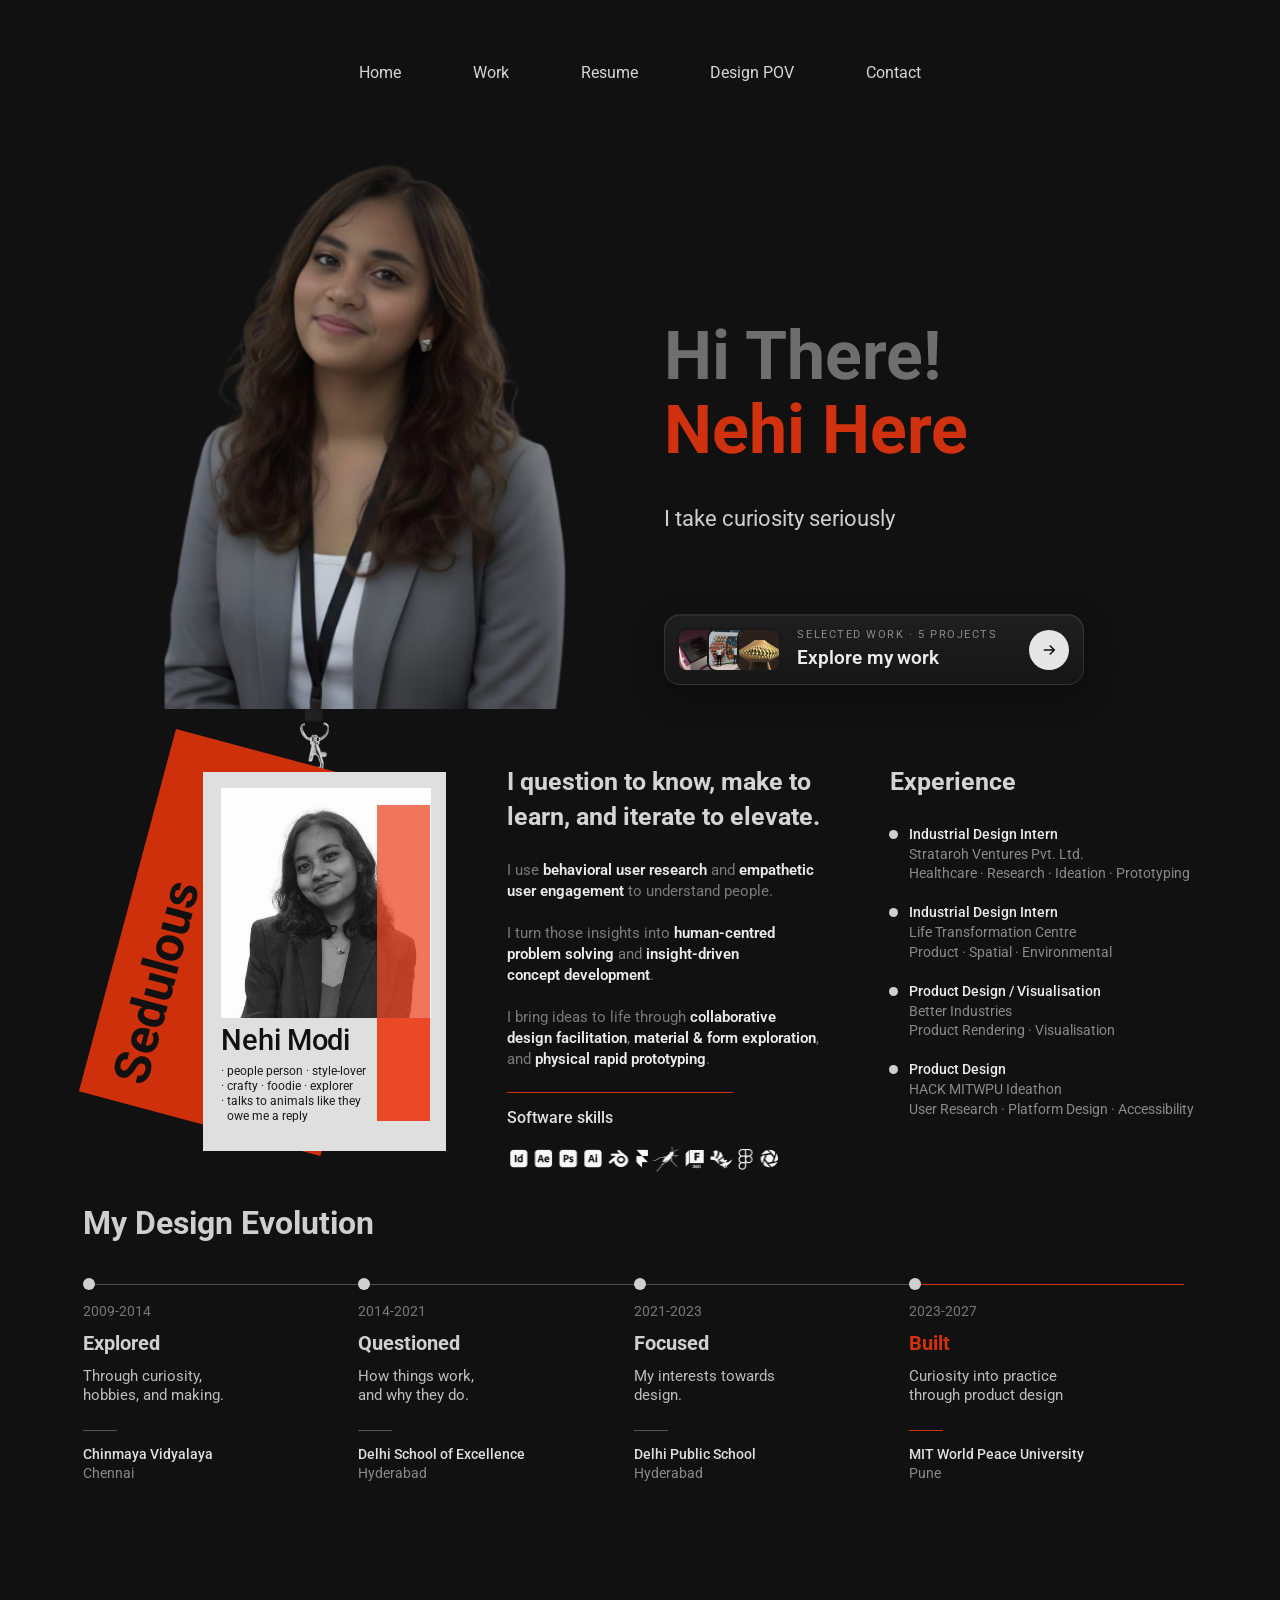
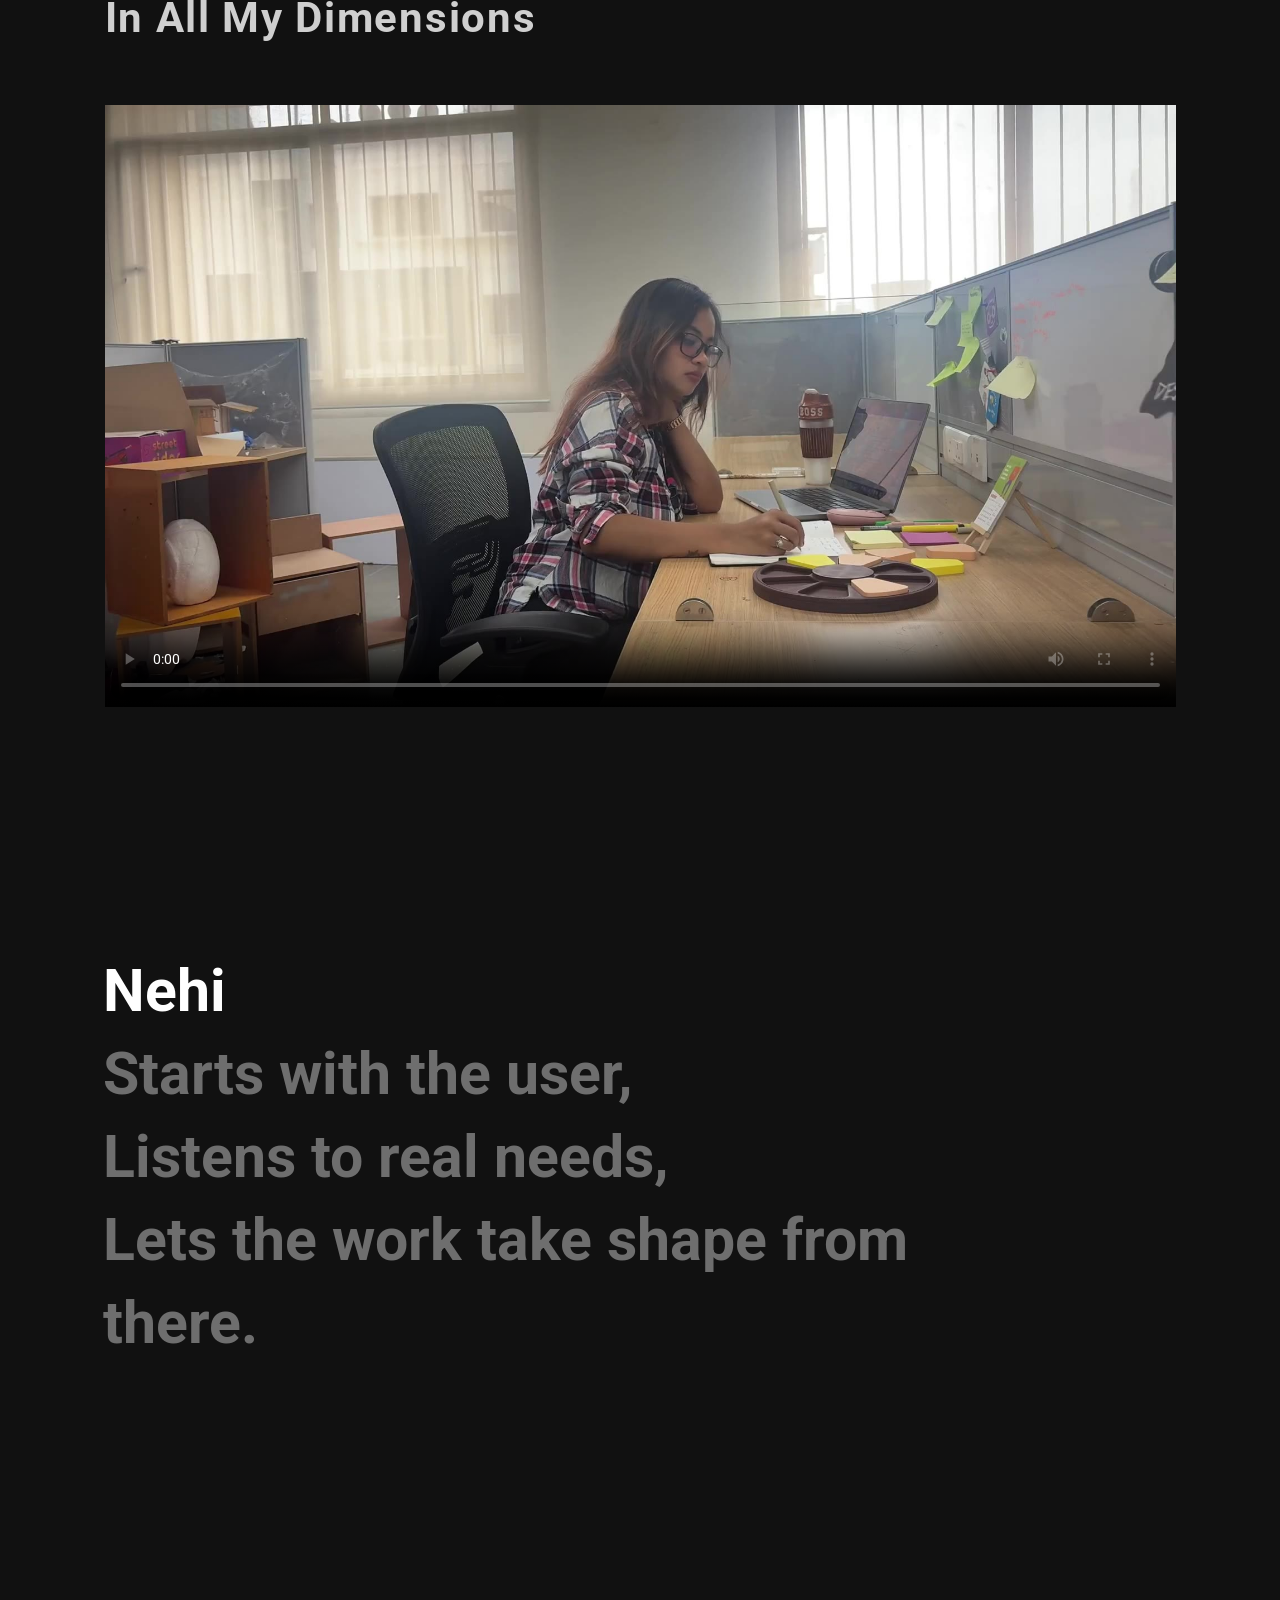
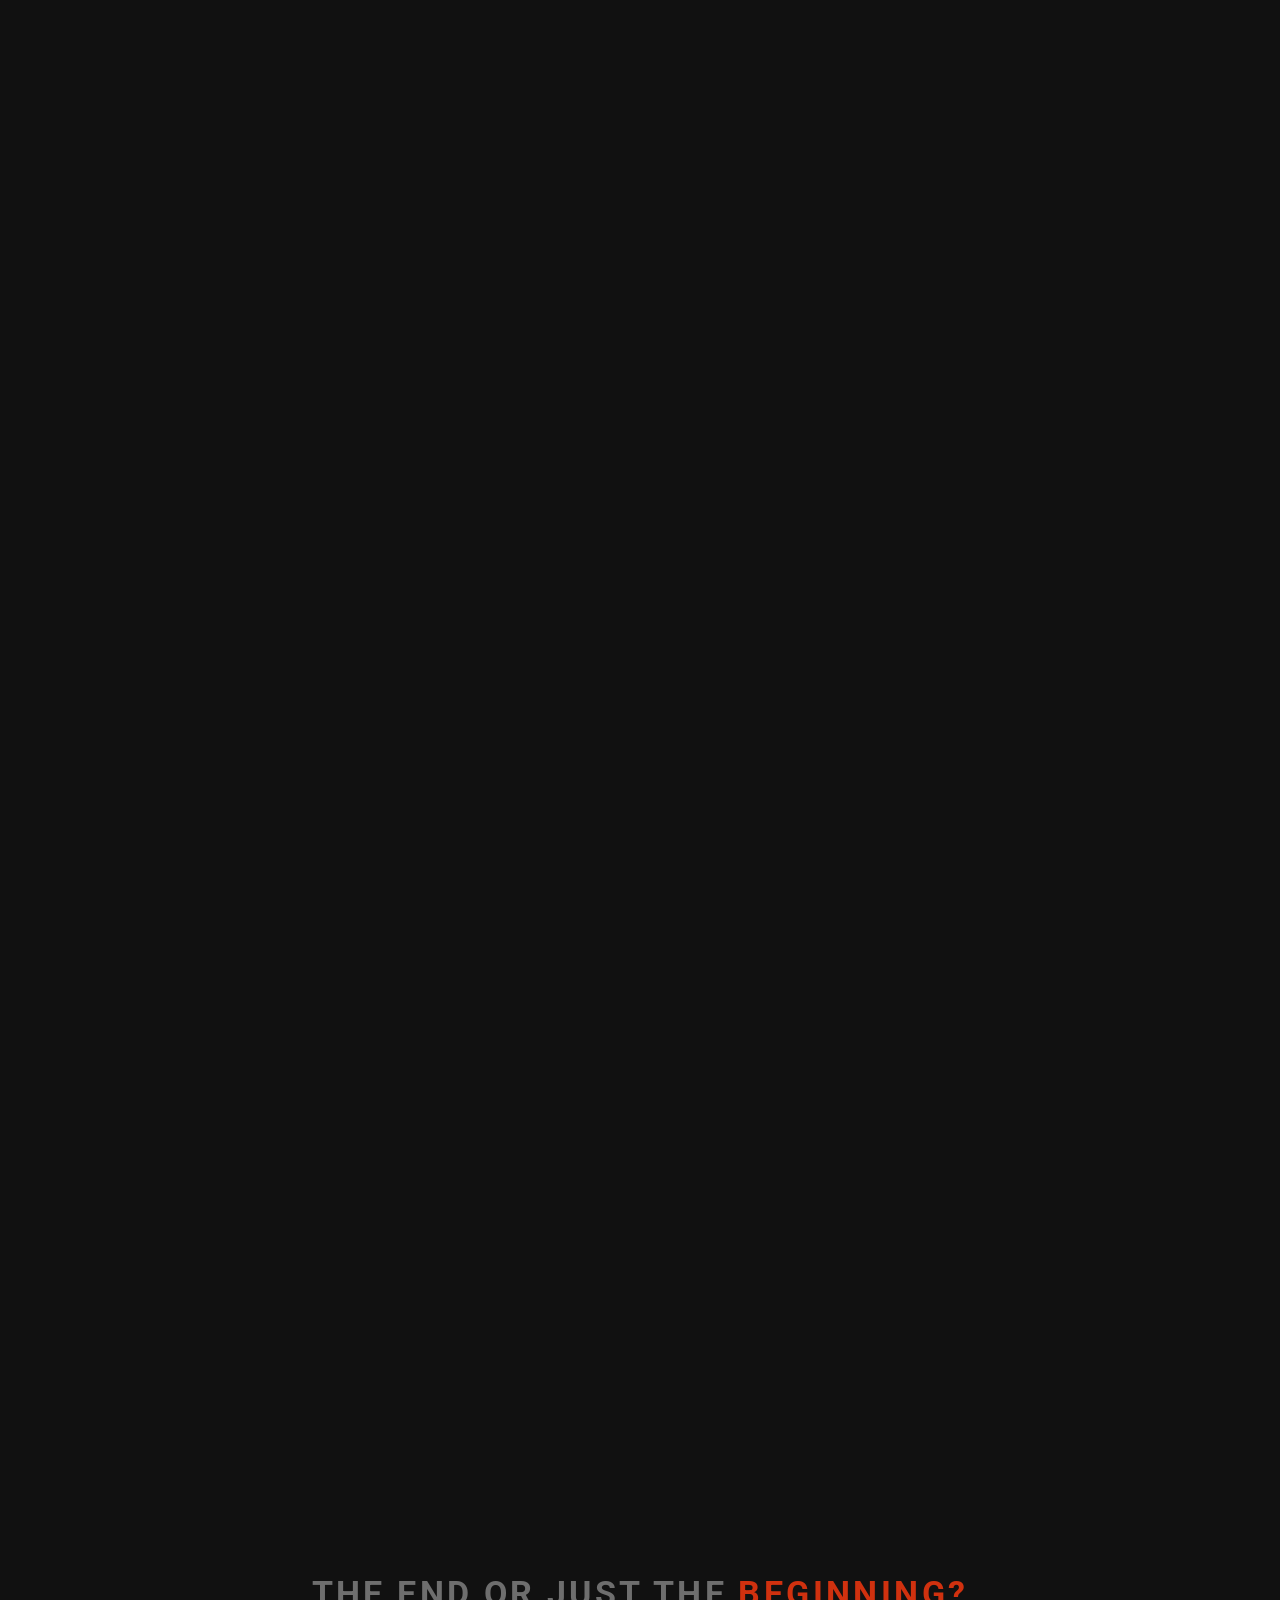
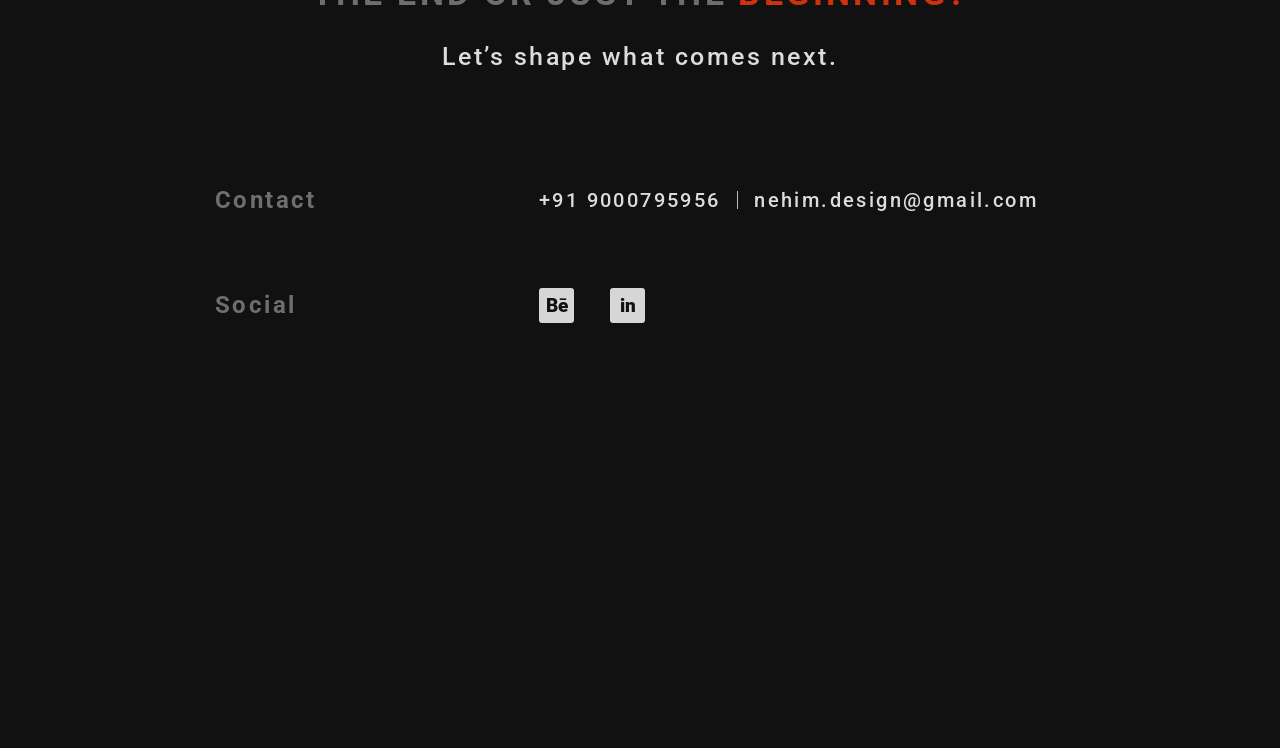
<file: index.html>
<!doctype html><html lang="en"><head><meta charset="utf-8"><script>try{history.scrollRestoration="manual"}catch(e){}</script>
<meta name="viewport" content="width=device-width,initial-scale=1">
<title>Nehi Modi — Portfolio</title><meta name="description" content="Nehi Modi — product designer portfolio">
<link rel="stylesheet" href="style.css?v=20261106a"></head><body>
<nav class="top"><a href="index.html" class=on>Home</a><a href="work.html">Work</a><a href="resume.pdf" target=_blank rel=noopener>Resume</a><a href="design-pov.html">Design POV</a><a href="#contact">Contact</a></nav>
<div id="intro"><div class="ring"><svg width="26" height="26" viewBox="0 0 24 24" fill="none" stroke="#fff" stroke-width="3"><path d="M5 12l5 5 9-10"/></svg></div><p>Accessing Portfolio</p><canvas class="fire" aria-hidden="true"></canvas></div>
<section class="hero">
 <div class="hero-in">
  <div class="pw rv"><img class="portrait" src="images/hero.png" alt="Nehi Modi">
   <img class="hook" src="images/hook.png" alt="">
 <div class="badge">
    <div class="tag"><span>Sedulous</span></div>
    <div class="card">
     <div class="ph"><img src="images/id-photo.jpg" alt="Nehi Modi"></div>
     <div class="strip"></div>
     <b>Nehi Modi</b>
     <small>· people person · style-lover<br>· crafty · foodie · explorer<br>· talks to animals like they<br>&nbsp; owe me a reply</small>
    </div>
   </div>
  </div>
  <div class="txt rv"><div class="intro-txt"><h1 class="h1x">Hi There!<span>Nehi Here</span></h1><p>I take curiosity seriously</p></div>
  <a class="work-tile" href="work.html" aria-label="Explore my work: five projects">
   <span class="wt-thumbs" aria-hidden="true"><img src="images/work-kshovik.jpg" alt="" width="44" height="44"><img src="images/work-reroot.jpg" alt="" width="44" height="44"><img src="images/work-nautilume.jpg" alt="" width="44" height="44"></span>
   <span class="wt-text"><small>Selected work<span class="wt-n"> · 5 projects</span></small><b>Explore my work</b></span>
   <span class="wt-go" aria-hidden="true"><svg viewBox="0 0 24 24" width="18" height="18" fill="none" stroke="currentColor" stroke-width="2"><path d="M5 12h14M13 6l6 6-6 6"/></svg></span>
  </a></div>
 </div>
</section>
<div class="wrap">
<div class="mtile"><a class="work-tile m" href="work.html" aria-label="Explore my work: five projects">
   <span class="wt-thumbs" aria-hidden="true"><img src="images/work-kshovik.jpg" alt="" width="44" height="44"><img src="images/work-reroot.jpg" alt="" width="44" height="44"><img src="images/work-nautilume.jpg" alt="" width="44" height="44"></span>
   <span class="wt-text"><small>Selected work<span class="wt-n"> · 5 projects</span></small><b>Explore my work</b></span>
   <span class="wt-go" aria-hidden="true"><svg viewBox="0 0 24 24" width="18" height="18" fill="none" stroke="currentColor" stroke-width="2"><path d="M5 12h14M13 6l6 6-6 6"/></svg></span>
  </a></div>
<section class="about">
 <div class="badge-space"></div>
 <div class="rv mid"><h3>I question to know, make to learn, and iterate to elevate.</h3>
  <p class="s">I use <b>behavioral user research</b> and <b>empathetic user engagement</b> to understand people.</p>
  <p class="s">I turn those insights into <b>human-centred problem solving</b> and <b>insight-driven concept development</b>.</p>
  <p class="s">I bring ideas to life through <b>collaborative design facilitation</b>, <b>material &amp; form exploration</b>, and <b>physical rapid prototyping</b>.</p>
  <hr class="redline">
  <h4>Software skills</h4><img class="skills" src="images/software-skills.png" alt="InDesign, After Effects, Photoshop, Illustrator, Blender, Framer, Rhino, Fusion 360, KeyShot, Figma, Aperture"></div>
 <div class="rv xp"><h3>Experience</h3><ul class="exp">
  <li><b>Industrial Design Intern</b><span>Strataroh Ventures Pvt. Ltd.</span><span>Healthcare · Research · Ideation · Prototyping</span></li>
  <li><b>Industrial Design Intern</b><span>Life Transformation Centre</span><span>Product · Spatial · Environmental</span></li>
  <li><b>Product Design / Visualisation</b><span>Better Industries</span><span>Product Rendering · Visualisation</span></li>
  <li><b>Product Design</b><span>HACK MITWPU Ideathon</span><span>User Research · Platform Design · Accessibility</span></li></ul></div>
</section>
<section class="timeline rv"><h3>My Design Evolution</h3><div class="tl">
 <div><em>2009-2014</em><b>Explored</b><p>Through curiosity,<br>hobbies, and making.</p><hr><i>Chinmaya Vidyalaya</i><small>Chennai</small></div>
 <div><em>2014-2021</em><b>Questioned</b><p>How things work,<br>and why they do.</p><hr><i>Delhi School of Excellence</i><small>Hyderabad</small></div>
 <div><em>2021-2023</em><b>Focused</b><p>My interests towards<br>design.</p><hr><i>Delhi Public School</i><small>Hyderabad</small></div>
 <div><em>2023-2027</em><b>Built</b><p>Curiosity into practice<br>through product design</p><hr><i>MIT World Peace University</i><small>Pune</small></div>
</div></section>
<section class="dims"><h2 class="rv">In All My Dimensions</h2>
 <video class="media rv" src="images/dimensions.mp4" poster="images/dimensions-poster.jpg" controls playsinline preload="metadata"></video>
</section>
<section class="lines"><div class="lines-pin"><div class="lines-in"><p>Nehi</p><p>Starts with the user,</p><p>Listens to real needs,</p><p>Lets the work take shape from<br>there.</p></div></div></section>
</div>
<footer id="contact">
<h4 class="rv">THE END OR JUST THE <span class="red">BEGINNING?</span></h4>
<p class="sub rv">Let’s shape what comes next.</p>
<div class="rows rv">
 <div class="k">Contact</div><div class="v"><button class="copy" data-copy="+91 9000795956" title="Click to copy">+91 9000795956</button><span class="bar"></span><button class="copy" data-copy="nehim.design@gmail.com" title="Click to copy">nehim.design@gmail.com</button></div>
 <div class="k">Social</div><div class="v soc"><a href="https://www.behance.net/nehimodi3" target="_blank" rel="noopener" aria-label="Behance" class="be">Bē</a><a href="https://www.linkedin.com/in/nehi-modi-a7a49927a/" target="_blank" rel="noopener" aria-label="LinkedIn">in</a></div>
</div>
<div class="big" aria-label="Nehi Modi"><svg viewBox="0 0 1180 138" role="img"><text x="0" y="170" textLength="1180" lengthAdjust="spacingAndGlyphs" font-family="Roboto, Arial, sans-serif" font-weight="700" font-size="236" fill="#902611">NEHI MODI</text></svg></div>
</footer>
<script src="main.js?v=20261106a"></script></body></html>
</file>
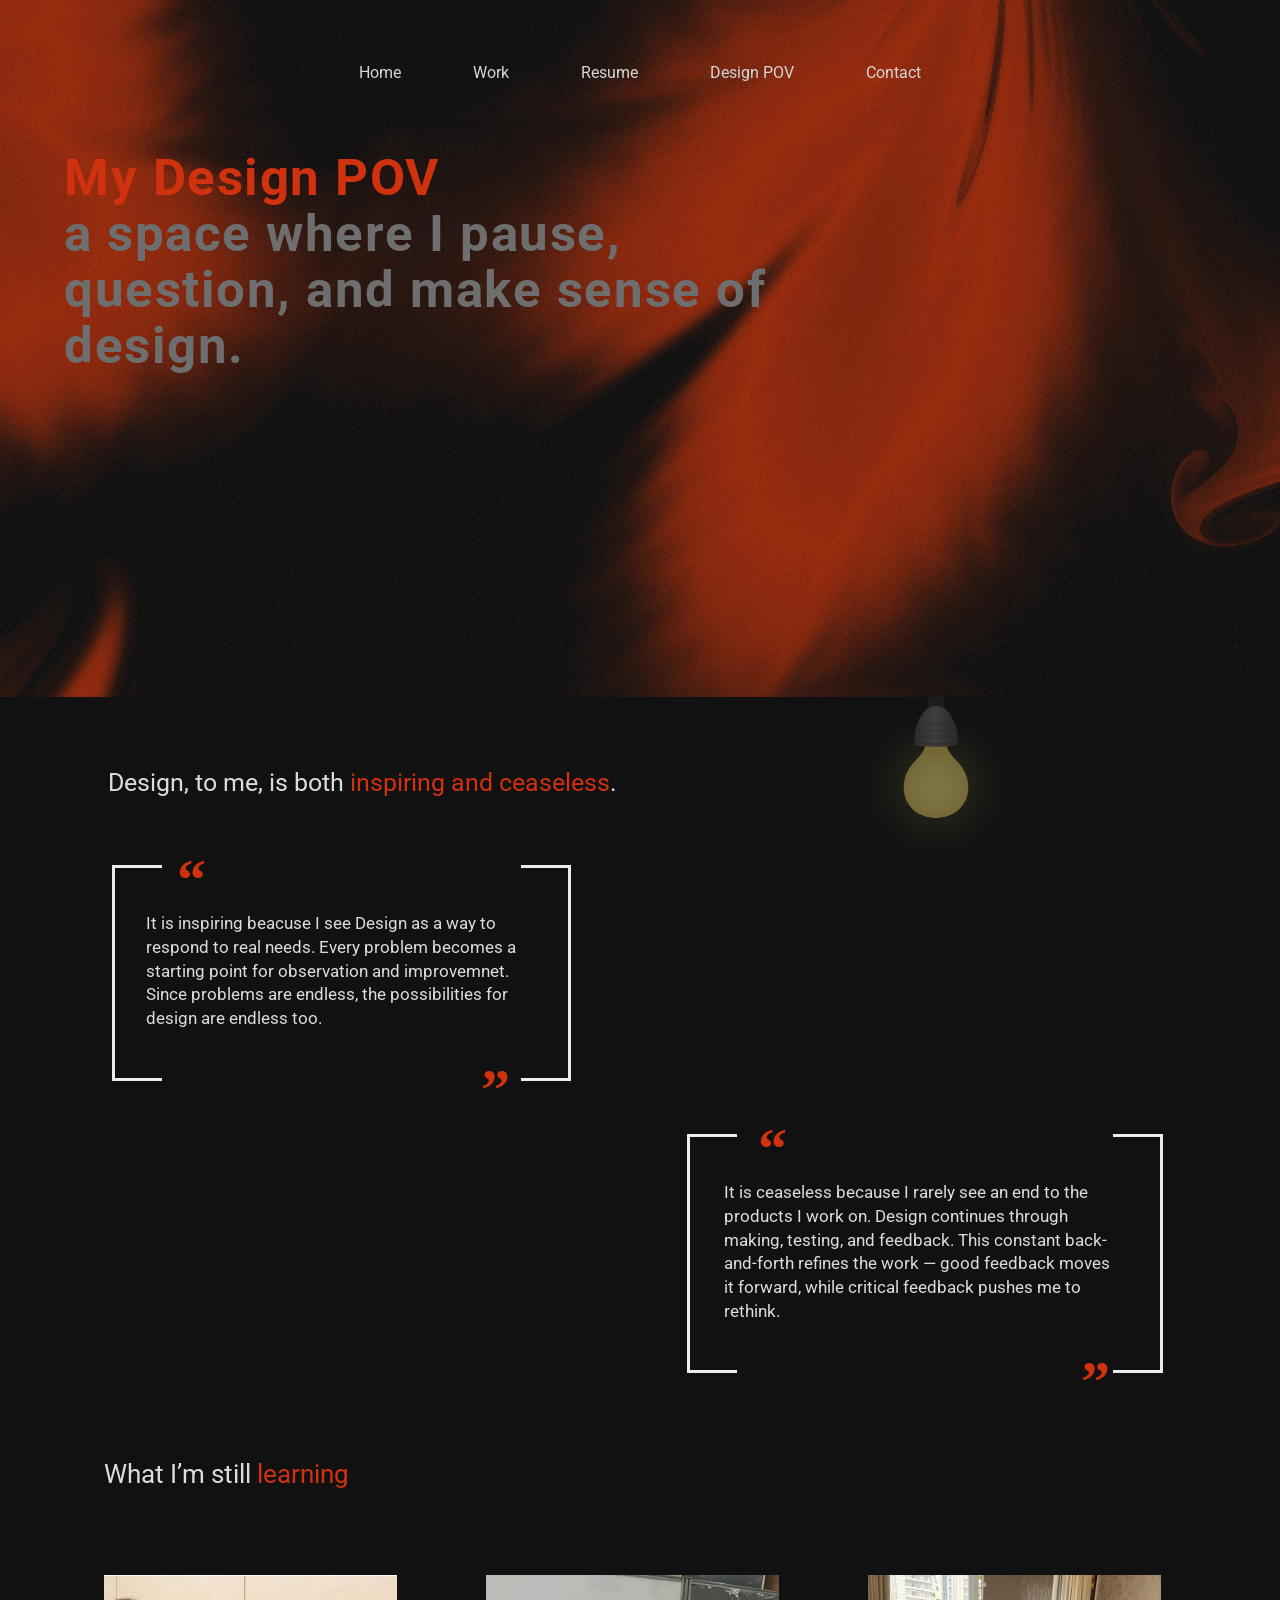
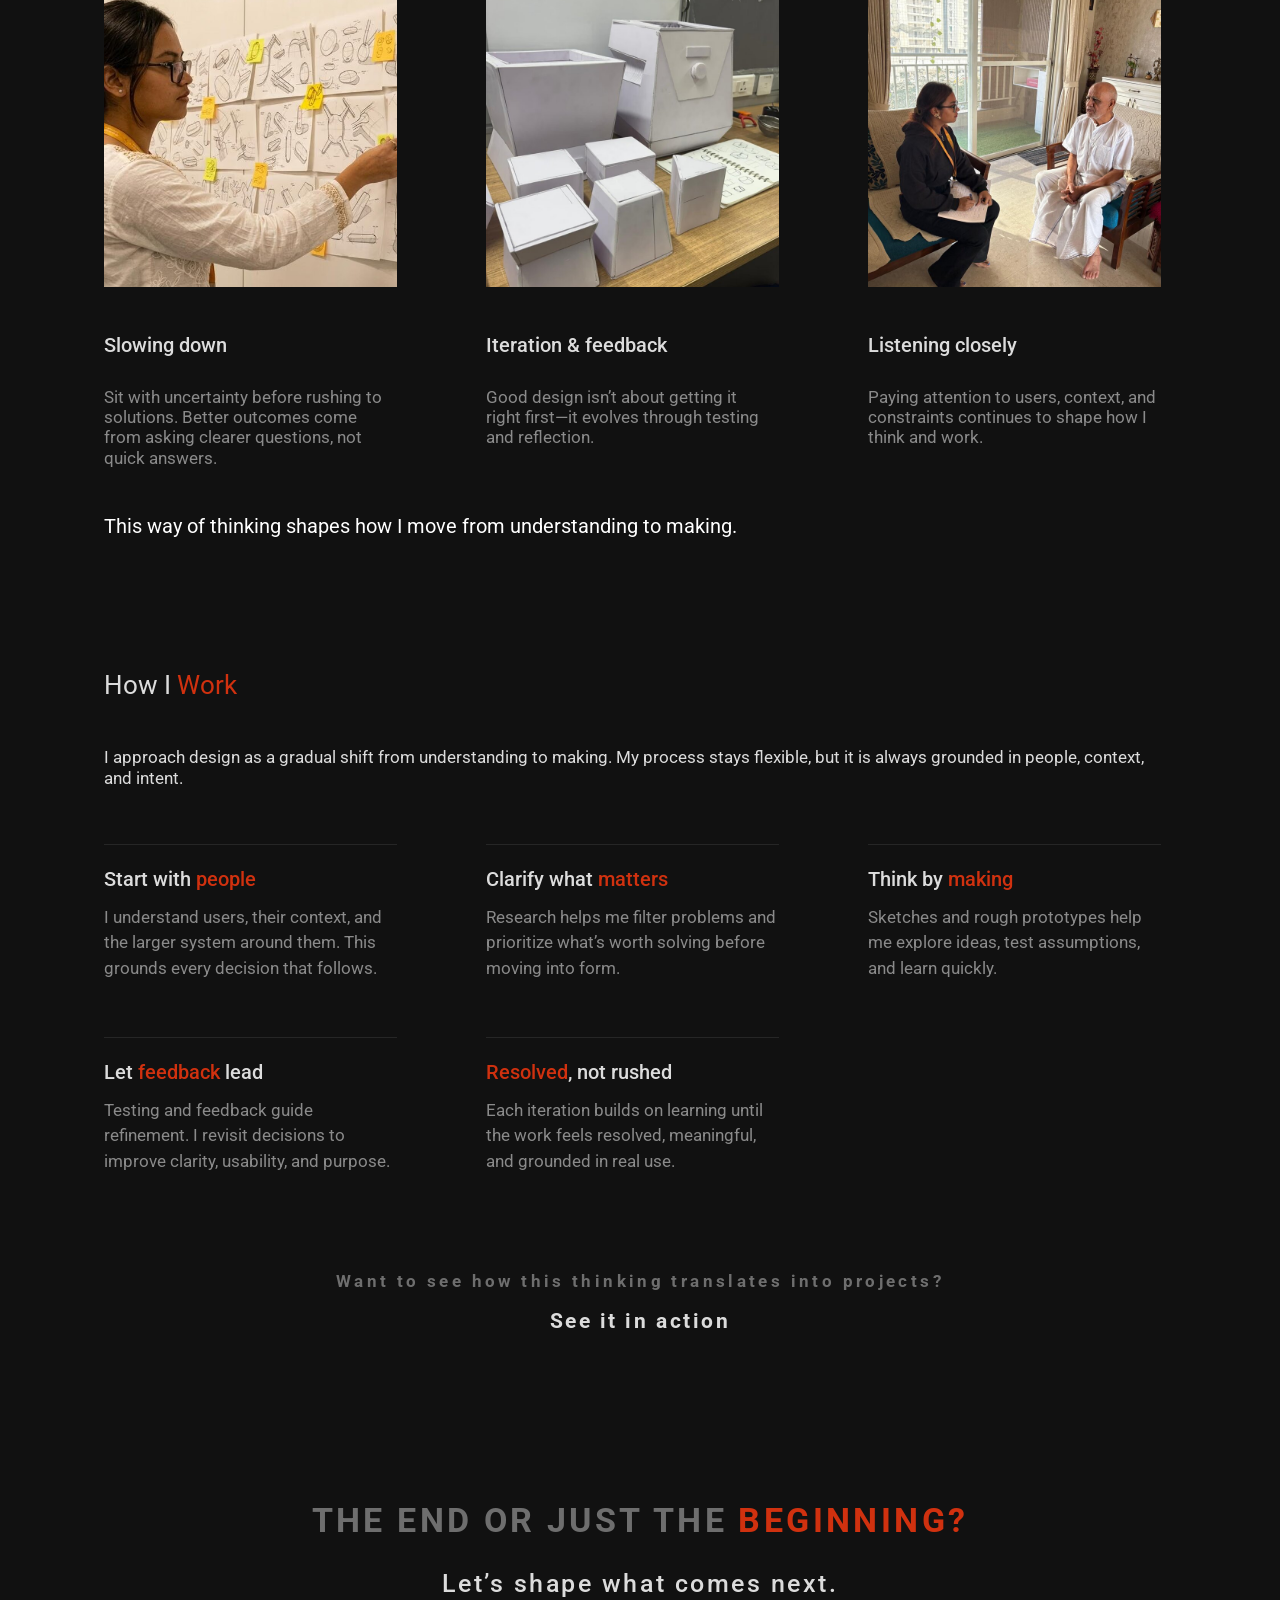
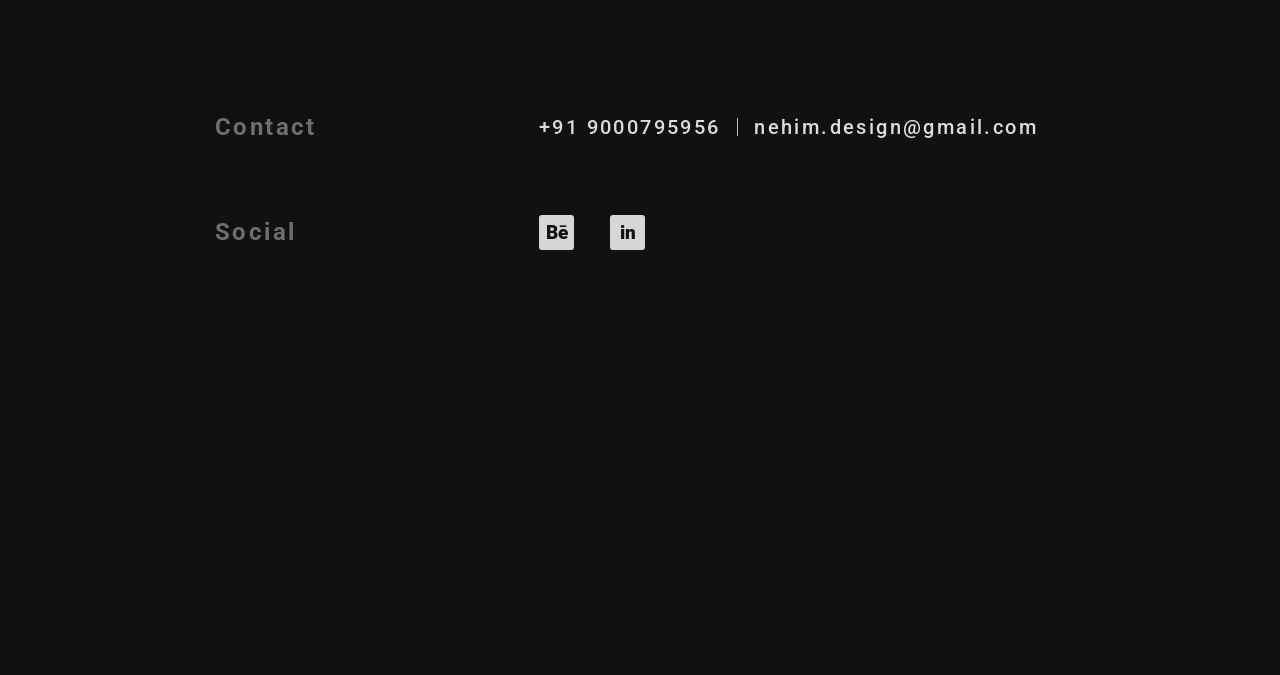
<file: design-pov.html>
<!doctype html><html lang="en"><head><meta charset="utf-8"><script>try{history.scrollRestoration="manual"}catch(e){}</script>
<meta name="viewport" content="width=device-width,initial-scale=1">
<title>Design POV — Nehi Modi</title><meta name="description" content="Nehi Modi — product designer portfolio">
<link rel="stylesheet" href="style.css?v=20261106a"></head><body>
<nav class="top"><a href="index.html">Home</a><a href="work.html">Work</a><a href="resume.pdf" target=_blank rel=noopener>Resume</a><a href="design-pov.html" class=on>Design POV</a><a href="#contact">Contact</a></nav>
<section class="pov-hero">
<canvas class="silk" aria-hidden="true"></canvas>
<svg class="streak" viewBox="0 0 1512 697" preserveAspectRatio="none" aria-hidden="true">
 <defs>
  <linearGradient id="sg" x1="0" y1="1" x2="1" y2=".35"><stop offset="0" stop-color="#3a0c05"/><stop offset=".4" stop-color="#6e190b"/><stop offset=".75" stop-color="#8f2411"/><stop offset="1" stop-color="#6a190b"/></linearGradient>
  <linearGradient id="edge" x1="0" y1="0" x2="0" y2="1"><stop offset="0" stop-color="#111" stop-opacity="0"/><stop offset=".5" stop-color="#111" stop-opacity=".0"/><stop offset="1" stop-color="#111" stop-opacity=".55"/></linearGradient>
  <filter id="b1" x="-10%" y="-60%" width="120%" height="220%"><feGaussianBlur stdDeviation="14"/></filter>
  <filter id="b2" x="-30%" y="-80%" width="160%" height="260%"><feGaussianBlur stdDeviation="45"/></filter>
  <filter id="b3" x="-10%" y="-200%" width="120%" height="500%"><feGaussianBlur stdDeviation="5"/></filter>
 </defs>
 <ellipse class="g-tr" cx="1420" cy="70" rx="260" ry="70" fill="#9a2a16" opacity=".45" filter="url(#b2)" transform="rotate(-12 1420 70)"/>
 <ellipse class="g-tl" cx="60" cy="40" rx="170" ry="60" fill="#8a2412" opacity=".0" filter="url(#b2)" transform="rotate(-25 60 40)"/>
 <ellipse class="g-l" cx="0" cy="430" rx="90" ry="40" fill="#8a2412" opacity=".35" filter="url(#b2)"/>
 <g class="wave">
 <path d="M-20 697 L640 697 C930 600 1250 480 1540 395 L1540 225 C1230 315 760 460 -20 640 Z" fill="url(#sg)" opacity=".8" filter="url(#b1)"/>
 <path d="M120 697 C560 560 1000 420 1540 300" stroke="#1a0604" stroke-width="46" fill="none" opacity=".55" filter="url(#b1)"/>
 <path d="M1540 232 C1230 322 760 466 -20 646" stroke="#c9391b" stroke-width="16" fill="none" opacity=".85" filter="url(#b3)"/>
 <path d="M640 697 C930 600 1250 480 1540 400" stroke="#b8341a" stroke-width="20" fill="none" opacity=".7" filter="url(#b3)"/>
 <g class="eye-pos"><g class="eye">
 <ellipse cx="1010" cy="398" rx="250" ry="11" fill="#0e0403" filter="url(#b3)" transform="rotate(-17 1010 398)"/>
 <ellipse cx="1010" cy="398" rx="262" ry="19" fill="none" stroke="#d2401f" stroke-width="3" opacity=".55" filter="url(#b3)" transform="rotate(-17 1010 398)"/>
 </g></g>
 <path d="M250 697 C620 580 960 470 1245 372" stroke="#1c0703" stroke-width="2.5" fill="none" opacity=".9"/>
 </g>
</svg>
<h1 class="rv"><span>My Design POV</span>a space where I pause, <br>question, and make sense of <br>design.</h1></section>
<div class="pov">
<h3 class="rv both">Design, to me, is both <span class="red">inspiring and ceaseless</span>.</h3>
<section class="qs"><div class="lamp" aria-hidden="true"><div class="bulb"><svg class="lampsvg" viewBox="0 0 240 280" width="120" height="140" aria-hidden="true">
<defs><radialGradient id="lg" cx="120" cy="196" r="170" gradientUnits="userSpaceOnUse"><stop offset="0" stop-color="#ece08a" stop-opacity=".78"/><stop offset=".35" stop-color="#d4ca6e" stop-opacity=".36"/><stop offset=".7" stop-color="#a39a4c" stop-opacity=".1"/><stop offset="1" stop-color="#a39a4c" stop-opacity="0"/></radialGradient>
<radialGradient id="bg" cx="120" cy="200" r="70" gradientUnits="userSpaceOnUse"><stop offset="0" stop-color="#d9c87a"/><stop offset=".55" stop-color="#d2bf6c"/><stop offset="1" stop-color="#c6b15c"/></radialGradient>
<linearGradient id="dg" x1="0" y1="0" x2="1" y2="0"><stop offset="0" stop-color="#2c2c2c"/><stop offset=".45" stop-color="#3e3e3e"/><stop offset="1" stop-color="#2a2a2a"/></linearGradient></defs>
<circle class="halo" cx="120" cy="196" r="170" fill="url(#lg)"/>
<rect x="111" y="0" width="18" height="18" rx="2" fill="#151515"/>
<rect x="104" y="16" width="32" height="26" rx="5" fill="#1d1d1d"/>
<path class="glassp" d="M98 118 L142 118 C144 138 176 152 183 186 C192 232 160 262 120 262 C80 262 48 232 57 186 C64 152 96 138 98 118 Z" fill="url(#bg)"/>
<path d="M76 116 C76 66 98 38 120 38 C142 38 164 66 164 116 Q120 124 76 116 Z" fill="url(#dg)"/>
<g fill="none" stroke="#262626" stroke-width="1.4" opacity=".7"><path d="M84 70 Q120 78 156 70"/><path d="M79 84 Q120 92 161 84"/><path d="M77 98 Q120 106 163 98"/><path d="M76 110 Q120 118 164 110"/></g>
</svg></div></div>
 <div class="quote a rv"><i class="q1">“</i>It is inspiring beacuse I see Design as a way to respond to real needs. Every problem becomes a starting point for observation and improvemnet. Since problems are endless, the possibilities for design are endless too.<i class="q2">”</i></div>
 <div class="quote b rv"><i class="q1">“</i>It is ceaseless because I rarely see an end to the products I work on. Design continues through making, testing, and feedback. This constant back-and-forth refines the work — good feedback moves it forward, while critical feedback pushes me to rethink.<i class="q2">”</i></div>
</section>
<section class="learn"><h2 class="sec-h rv">What I’m still <span class="red">learning</span></h2><div class="grid3">
 <div class="rv"><img src="images/learn-slowing.jpg" alt="Sketches on a wall"><h5>Slowing down</h5><p>Sit with uncertainty before rushing to solutions. Better outcomes come from asking clearer questions, not quick answers.</p></div>
 <div class="rv"><img src="images/learn-iteration.jpg" alt="Paper mock-ups"><h5>Iteration &amp; feedback</h5><p>Good design isn’t about getting it right first—it evolves through testing and reflection.</p></div>
 <div class="rv"><img src="images/learn-listening.jpg" alt="User interview"><h5>Listening closely</h5><p>Paying attention to users, context, and constraints continues to shape how I think and work.</p></div>
</div><p class="rv thinking">This way of thinking shapes how I move from understanding to making.</p></section>
<section class="how"><h2 class="sec-h rv">How I <span class="red">Work</span></h2>
<p class="rv approach">I approach design as a gradual shift from understanding to making. My process stays flexible, but it is always grounded in people, context, and intent.</p>
<div class="grid3">
 <div class="rv"><h5>Start with <span class="red">people</span></h5><p>I understand users, their context, and the larger system around them. This grounds every decision that follows.</p></div>
 <div class="rv"><h5>Clarify what <span class="red">matters</span></h5><p>Research helps me filter problems and prioritize what’s worth solving before moving into form.</p></div>
 <div class="rv"><h5>Think by <span class="red">making</span></h5><p>Sketches and rough prototypes help me explore ideas, test assumptions, and learn quickly.</p></div>
 <div class="rv"><h5>Let <span class="red">feedback</span> lead</h5><p>Testing and feedback guide refinement. I revisit decisions to improve clarity, usability, and purpose.</p></div>
 <div class="rv"><h5><span class="red">Resolved</span>, not rushed</h5><p>Each iteration builds on learning until the work feels resolved, meaningful, and grounded in real use.</p></div>
</div></section>
<div class="cta rv"><small>Want to see how this thinking translates into projects?</small><a href="work.html">See it in action</a></div>
</div>
<footer id="contact">
<h4 class="rv">THE END OR JUST THE <span class="red">BEGINNING?</span></h4>
<p class="sub rv">Let’s shape what comes next.</p>
<div class="rows rv">
 <div class="k">Contact</div><div class="v"><button class="copy" data-copy="+91 9000795956" title="Click to copy">+91 9000795956</button><span class="bar"></span><button class="copy" data-copy="nehim.design@gmail.com" title="Click to copy">nehim.design@gmail.com</button></div>
 <div class="k">Social</div><div class="v soc"><a href="https://www.behance.net/nehimodi3" target="_blank" rel="noopener" aria-label="Behance" class="be">Bē</a><a href="https://www.linkedin.com/in/nehi-modi-a7a49927a/" target="_blank" rel="noopener" aria-label="LinkedIn">in</a></div>
</div>
<div class="big" aria-label="Nehi Modi"><svg viewBox="0 0 1180 138" role="img"><text x="0" y="170" textLength="1180" lengthAdjust="spacingAndGlyphs" font-family="Roboto, Arial, sans-serif" font-weight="700" font-size="236" fill="#902611">NEHI MODI</text></svg></div>
</footer>
<script src="main.js?v=20261106a"></script></body></html>
</file>
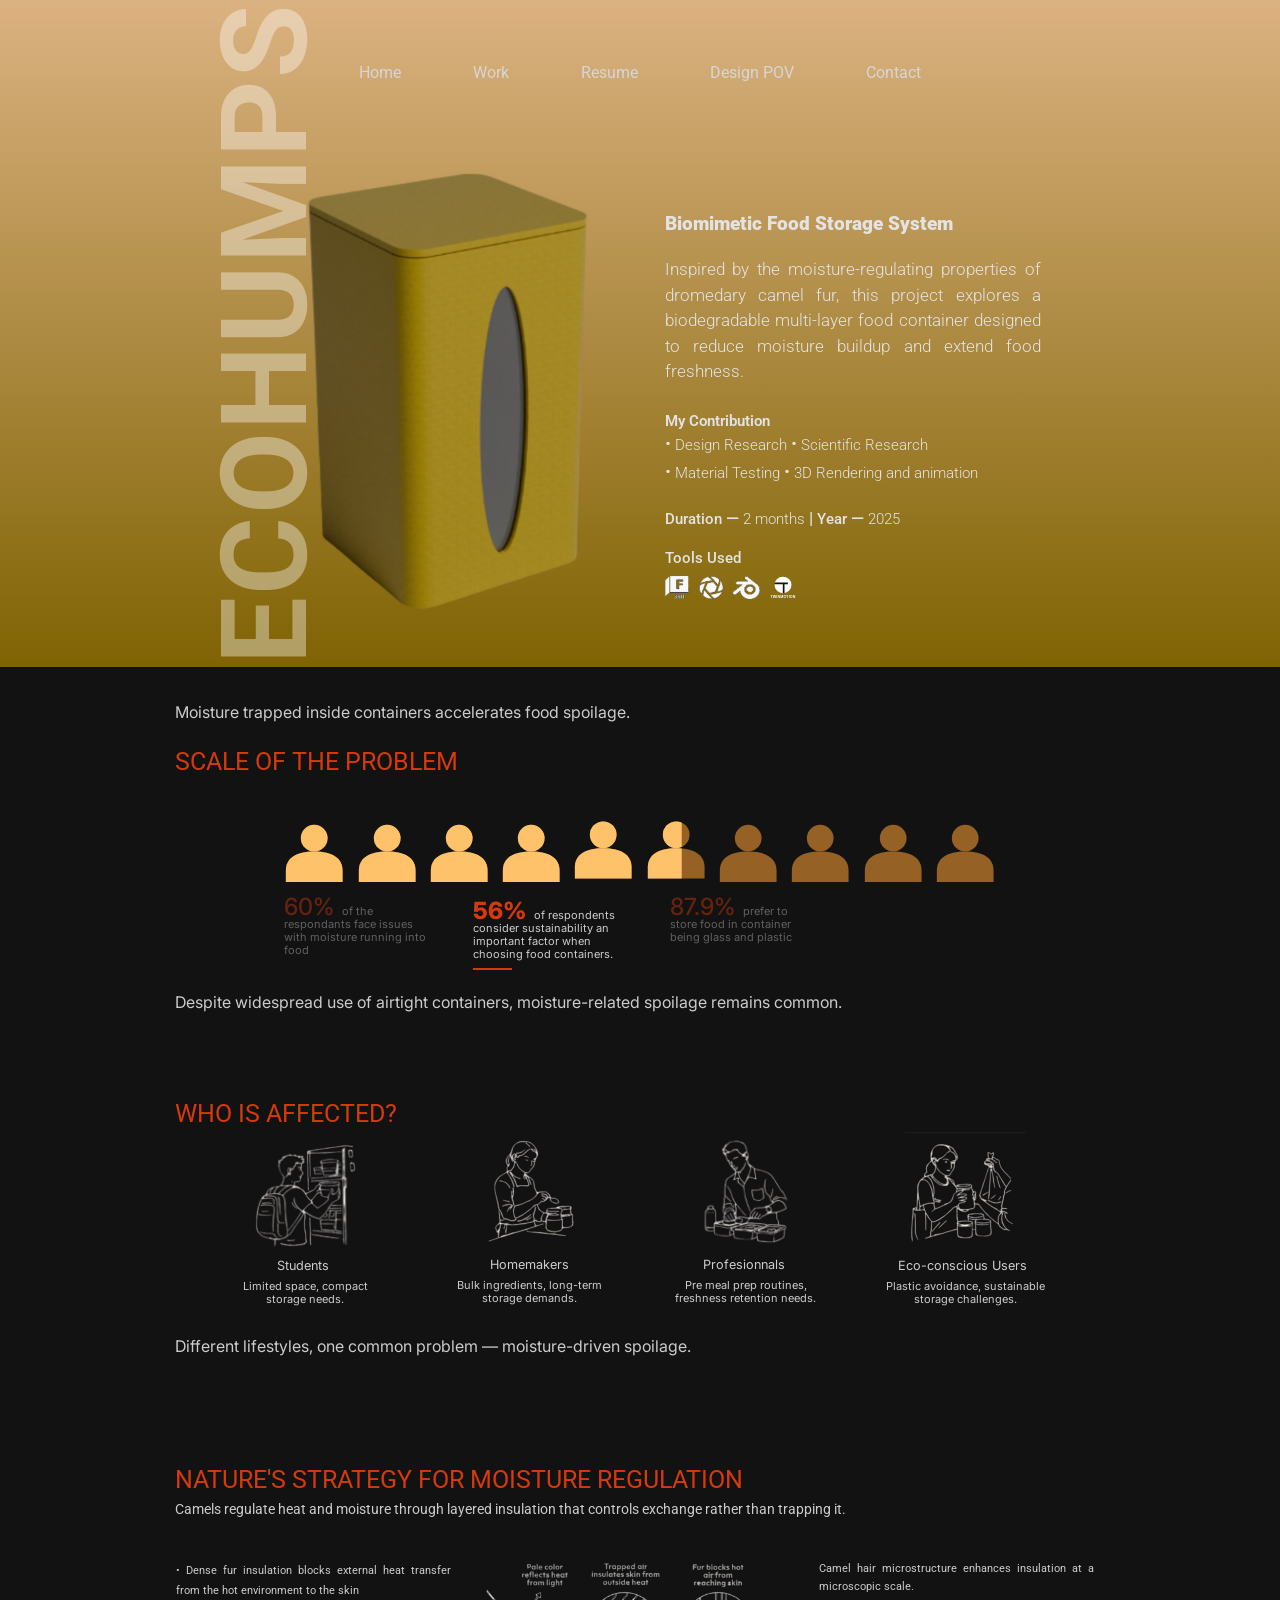
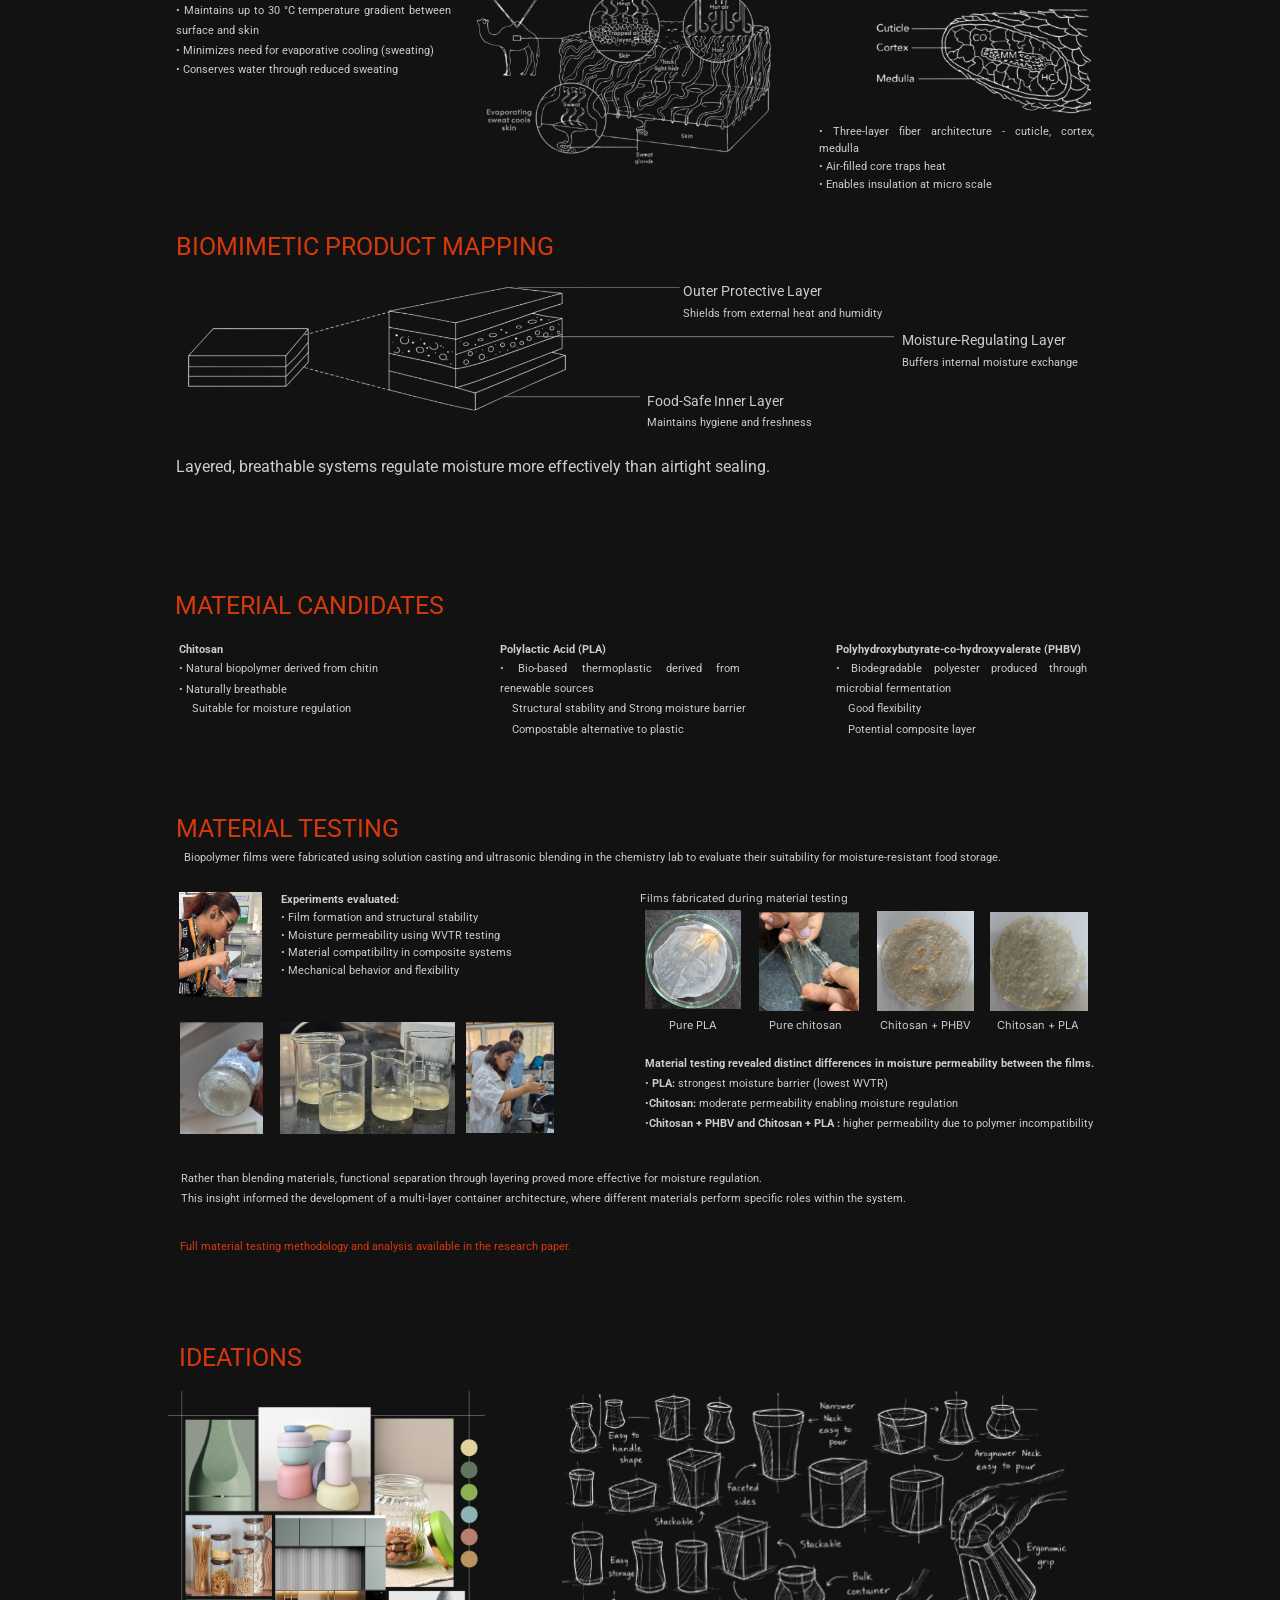
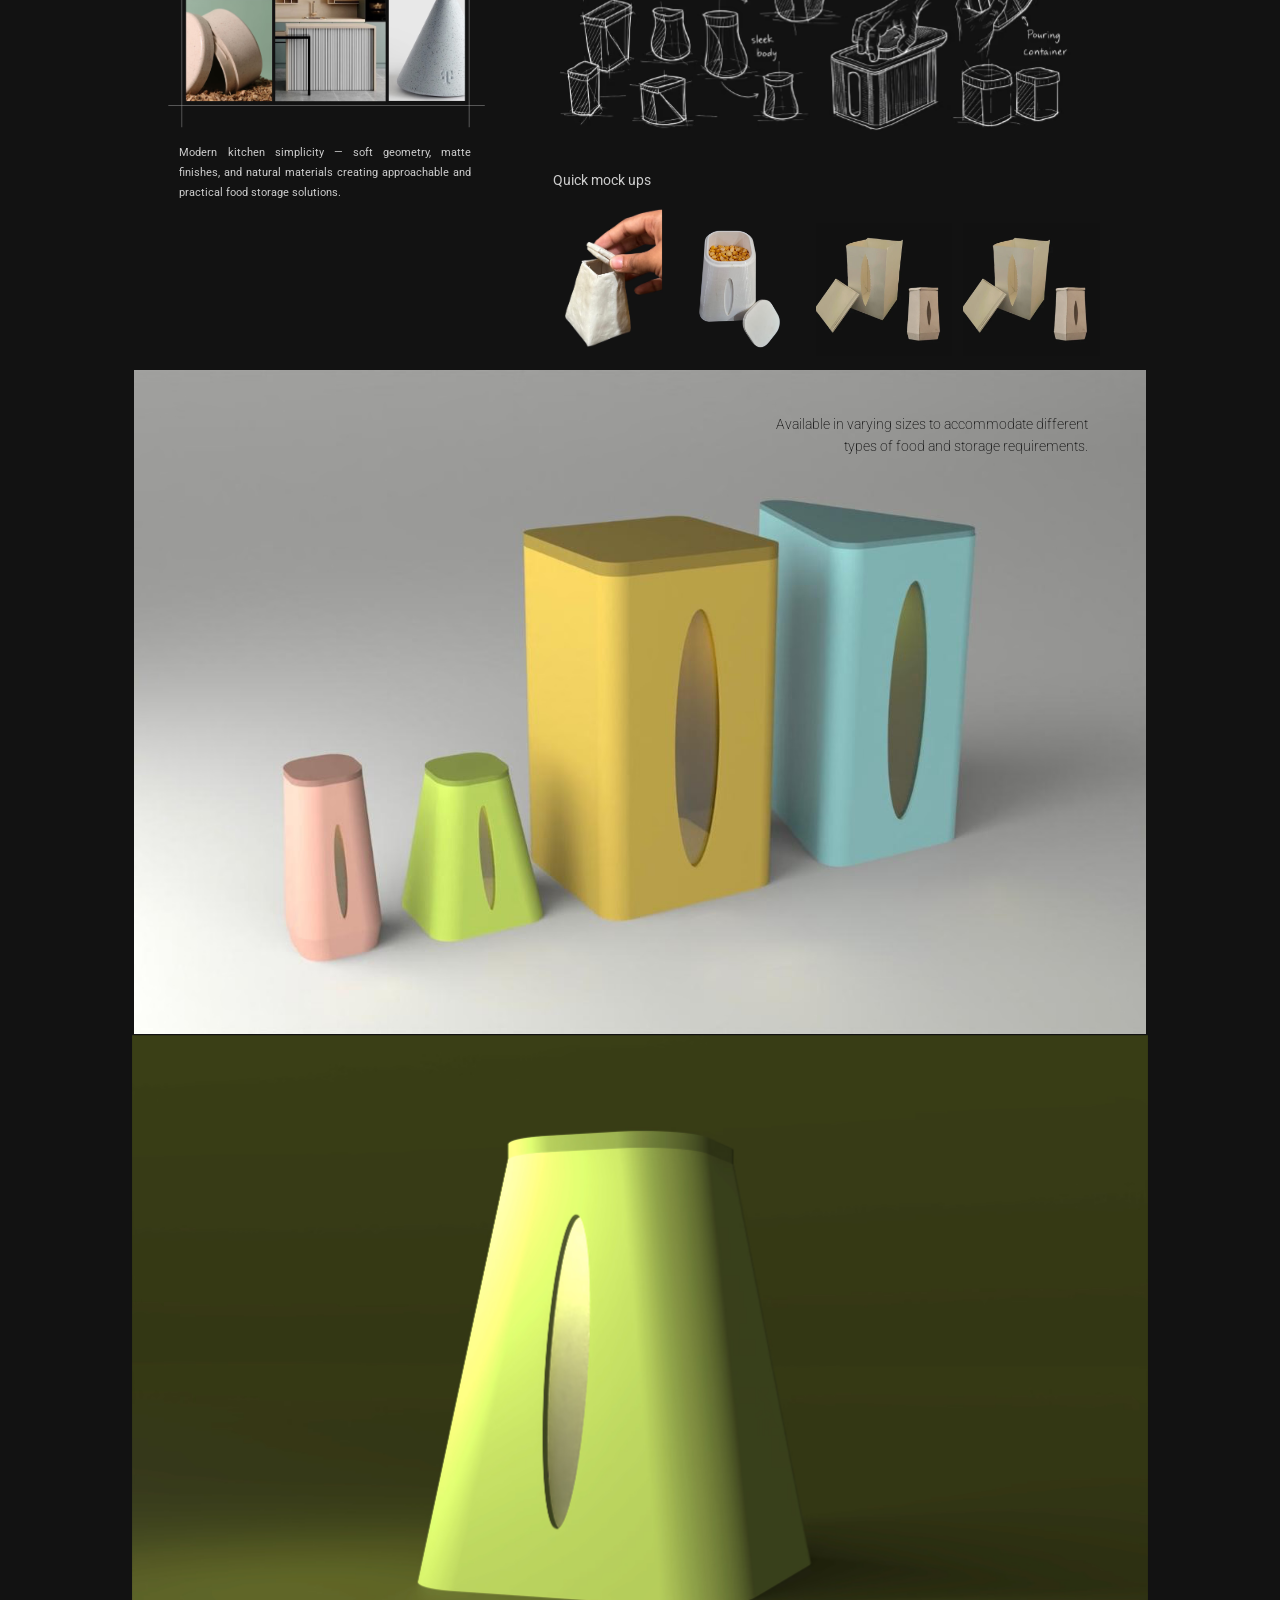
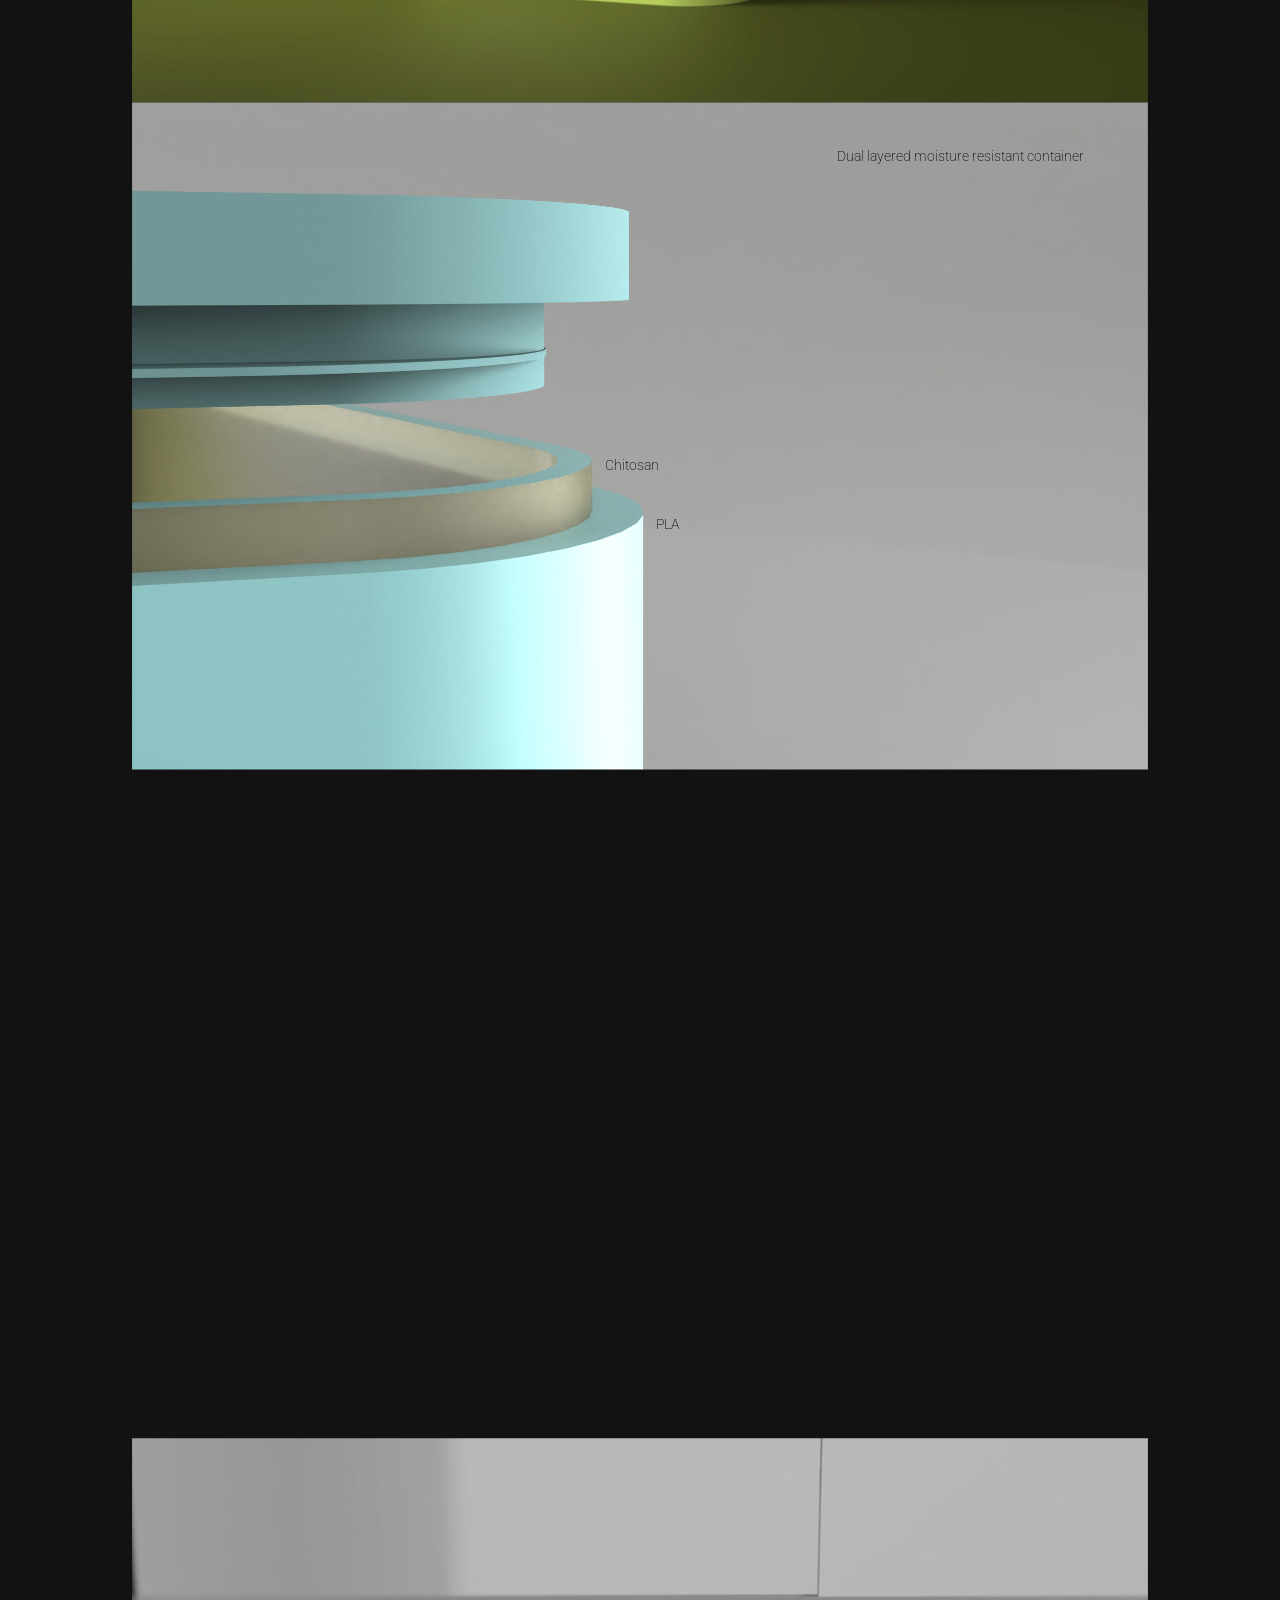
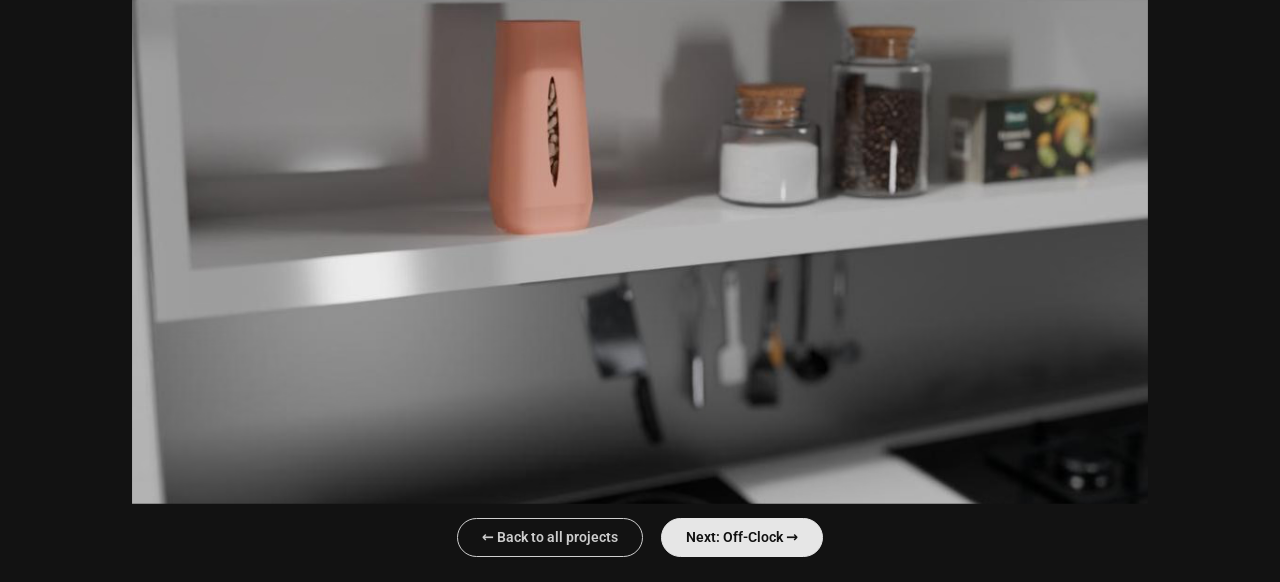
<file: ecohumps.html>
<!doctype html><html lang="en"><head><meta charset="utf-8"><script>try{history.scrollRestoration="manual"}catch(e){}if(document.documentElement.clientWidth<1000)document.documentElement.classList.add("lin");</script>
<meta name="viewport" content="width=device-width,initial-scale=1">
<title>Ecohumps — Nehi Modi</title><meta name="description" content="Ecohumps — a project by Nehi Modi">
<link rel="stylesheet" href="style.css?v=20261106a"><link rel="stylesheet" href="project.css?v=20261106a"></head><body class="projpage">
<nav class="top"><a href="index.html">Home</a><a href="work.html">Work</a><a href="resume.pdf" target=_blank rel=noopener>Resume</a><a href="design-pov.html">Design POV</a><a href="index.html#contact">Contact</a></nav>
<main class="pc" style="--H:8247px;--hero:788px">
<div class="band" style="--y:0px;--h:788px;background:linear-gradient(rgb(219,178,129) 0%,rgb(127,99,3) 100%)"></div>
<div class="vclip"><div class="vt" style="left:-404px;top:317px;width:1436px;height:154px;font-size:140px;letter-spacing:2.8px;color:rgba(255,255,255,0.38);transform:rotate(-90deg)">ECOHUMPS</div></div>

<img class="dsk el i sm" src="p/SC38vONialV6wglZ4lHkgC9qQTc.avif" alt="" decoding="async" onerror="this.classList.add('missing')" style="--x:1069px;--y:1337px;--w:143px;--h:134px"><img class="dsk el i sm" src="p/gestJbZk275erGFXN77cKCt2XE.avif" alt="" decoding="async" onerror="this.classList.add('missing')" style="--x:822px;--y:1341px;--w:118px;--h:130px"><img class="dsk el i sm" src="p/ffnfUnooOYmXquQCC6gvIeX5I.avif" alt="" decoding="async" onerror="this.classList.add('missing')" style="--x:571px;--y:1341px;--w:118px;--h:130px"><img class="dsk el i sm" src="p/5Pe5coRdwsmON6xk21w2EtlygzM.avif" alt="" decoding="async" onerror="this.classList.add('missing')" style="--x:294px;--y:1351px;--w:133px;--h:124px"><div class="dsk el t" style="--x:579px;--y:1485px;--w:94px;font-size:15px;--fs0:15px;--mfs:15.0px;line-height:18px;font-weight:400;color:#cccccc;text-align:justify;font-family:Inter,Roboto,sans-serif;white-space:nowrap">Homemakers</div><div class="dsk el t" style="--x:831px;--y:1485px;--w:99px;font-size:15px;--fs0:15px;--mfs:15.0px;line-height:18px;font-weight:400;color:#cccccc;text-align:justify;font-family:Inter,Roboto,sans-serif;white-space:nowrap">Profesionnals</div><div class="dsk el t" style="--x:327px;--y:1486px;--w:82px;font-size:15px;--fs0:15px;--mfs:15.0px;line-height:18px;font-weight:400;color:#cccccc;text-align:justify;font-family:Inter,Roboto,sans-serif;white-space:nowrap">Students</div><div class="dsk el t" style="--x:1061px;--y:1486px;--w:159px;font-size:15px;--fs0:15px;--mfs:15.0px;line-height:18px;font-weight:400;color:#cccccc;text-align:justify;font-family:Inter,Roboto,sans-serif;white-space:nowrap">Eco-conscious Users</div><div class="dsk el t" style="--x:539px;--y:1511px;--w:173px;font-size:13px;--fs0:13px;--mfs:13.0px;line-height:15.6px;font-weight:400;color:#cccccc;text-align:center;font-family:Inter,Roboto,sans-serif">Bulk ingredients, long-term storage demands.</div><div class="dsk el t" style="--x:787px;--y:1511px;--w:188px;font-size:13px;--fs0:13px;--mfs:13.0px;line-height:15.6px;font-weight:400;color:#cccccc;text-align:center;font-family:Inter,Roboto,sans-serif">Pre meal prep routines, freshness retention needs.</div><div class="dsk el t" style="--x:1046px;--y:1512px;--w:189px;font-size:13px;--fs0:13px;--mfs:13.0px;line-height:15.6px;font-weight:400;color:#cccccc;text-align:center;font-family:Inter,Roboto,sans-serif">Plastic avoidance, sustainable storage challenges.</div><div class="dsk el t" style="--x:284px;--y:1512px;--w:153px;font-size:13px;--fs0:13px;--mfs:13.0px;line-height:15.6px;font-weight:400;color:#cccccc;text-align:center;font-family:Inter,Roboto,sans-serif">Limited space, compact storage needs.</div><img class="dsk el i" src="p/GtECoqCxbUZmuQXh3YcNKtMO0c.avif" alt="" decoding="async" onerror="this.classList.add('missing')" style="--x:208px;--y:2182px;--w:849px;--h:223px"><div class="dsk el t" style="--x:807px;--y:2220px;--w:258px;font-size:16px;--fs0:16px;--mfs:16.0px;line-height:28.8px;font-weight:400;color:#cccccc;text-align:justify;white-space:nowrap">Outer Protective Layer</div><div class="dsk el t" style="--x:807px;--y:2249px;--w:258px;font-size:13px;--fs0:13px;--mfs:13.0px;line-height:23.4px;font-weight:400;color:#cccccc;text-align:justify;white-space:nowrap">Shields from external heat and humidity</div><div class="dsk el t" style="--x:1065px;--y:2278px;--w:258px;font-size:16px;--fs0:16px;--mfs:16.0px;line-height:28.8px;font-weight:400;color:#cccccc;text-align:justify;white-space:nowrap">Moisture-Regulating Layer</div><div class="dsk el t" style="--x:1065px;--y:2307px;--w:258px;font-size:13px;--fs0:13px;--mfs:13.0px;line-height:23.4px;font-weight:400;color:#cccccc;text-align:justify;white-space:nowrap">Buffers internal moisture exchange</div><div class="dsk el t" style="--x:764px;--y:2349px;--w:258px;font-size:16px;--fs0:16px;--mfs:16.0px;line-height:28.8px;font-weight:400;color:#cccccc;text-align:justify;white-space:nowrap">Food-Safe Inner Layer</div><div class="dsk el t" style="--x:764px;--y:2378px;--w:258px;font-size:13px;--fs0:13px;--mfs:13.0px;line-height:23.4px;font-weight:400;color:#cccccc;text-align:justify;white-space:nowrap">Maintains hygiene and freshness</div><div class="dsk el t" style="--x:217px;--y:2893px;--w:1030px;font-size:13px;--fs0:13px;--mfs:13.0px;line-height:20.8px;font-weight:400;color:#cccccc;text-align:justify;white-space:nowrap">Biopolymer films were fabricated using solution casting and ultrasonic blending in the chemistry lab to evaluate their suitability for moisture-resistant food storage.</div><div class="dsk el t" style="--x:332px;--y:2943px;--w:359px;font-size:13px;--fs0:13px;--mfs:13.0px;line-height:20.8px;font-weight:700;color:#cccccc;text-align:left;white-space:nowrap">Experiments evaluated:</div><div class="dsk el t" style="--x:742px;--y:2944px;--w:273px;font-size:13px;--fs0:13px;--mfs:13.0px;line-height:15.6px;font-weight:400;color:#cccccc;text-align:center;font-family:Inter,Roboto,sans-serif;white-space:nowrap">Films fabricated during material testing</div><img class="dsk el i sm" src="p/Jl5IABZCIUezr7ekyYgdDhYlF0.avif" alt="" decoding="async" onerror="this.classList.add('missing')" style="--x:212px;--y:2944px;--w:98px;--h:124px"><div class="dsk el t" style="--x:332px;--y:2964px;--w:359px;font-size:13px;--fs0:13px;--mfs:13.0px;line-height:20.8px;font-weight:400;color:#cccccc;text-align:left">• Film formation and structural stability<br>• Moisture permeability using WVTR testing<br>• Material compatibility in composite systems<br>• Mechanical behavior and flexibility</div><img class="dsk el i sm" src="p/7ExXcZrNwALTVNhbD0DPzSi1uPE.avif" alt="" decoding="async" onerror="this.classList.add('missing')" style="--x:762px;--y:2965px;--w:113px;--h:117px"><img class="dsk el i sm" src="p/AMlPZmZRToWQFN1kCvCR4wv5of8.avif" alt="" decoding="async" onerror="this.classList.add('missing')" style="--x:1036px;--y:2966px;--w:114px;--h:118px"><img class="dsk el i sm" src="p/LRB7NQaRNRq5VQgQc2VGFqY8uw.webp" alt="" decoding="async" onerror="this.classList.add('missing')" style="--x:897px;--y:2967px;--w:118px;--h:117px"><img class="dsk el i sm" src="p/vjLO7HgQGyU6tpu3rogpjdTgNtY.webp" alt="" decoding="async" onerror="this.classList.add('missing')" style="--x:1170px;--y:2967px;--w:115px;--h:117px"><div class="dsk el t" style="--x:1017px;--y:3094px;--w:153px;font-size:13px;--fs0:13px;--mfs:13.0px;line-height:15.6px;font-weight:400;color:#cccccc;text-align:center;font-family:Inter,Roboto,sans-serif;white-space:nowrap">Chitosan + PHBV</div><div class="dsk el t" style="--x:875px;--y:3094px;--w:153px;font-size:13px;--fs0:13px;--mfs:13.0px;line-height:15.6px;font-weight:400;color:#cccccc;text-align:center;font-family:Inter,Roboto,sans-serif;white-space:nowrap">Pure chitosan</div><div class="dsk el t" style="--x:742px;--y:3094px;--w:153px;font-size:13px;--fs0:13px;--mfs:13.0px;line-height:15.6px;font-weight:400;color:#cccccc;text-align:center;font-family:Inter,Roboto,sans-serif;white-space:nowrap">Pure PLA</div><div class="dsk el t" style="--x:1150px;--y:3094px;--w:153px;font-size:13px;--fs0:13px;--mfs:13.0px;line-height:15.6px;font-weight:400;color:#cccccc;text-align:center;font-family:Inter,Roboto,sans-serif;white-space:nowrap">Chitosan + PLA</div><img class="dsk el i sm" src="p/nO9wpEIger0Jb6mUO7kyz1HswY.avif" alt="" decoding="async" onerror="this.classList.add('missing')" style="--x:550px;--y:3097px;--w:104px;--h:131px"><img class="dsk el i sm" src="p/Jb1bGikXc8MycmheXNDpcYDkgCM.avif" alt="" decoding="async" onerror="this.classList.add('missing')" style="--x:213px;--y:3097px;--w:98px;--h:132px"><img class="dsk el i" src="p/jG5YFUp6UZSQtTmJ8sPhuQOOjfI.webp" alt="" decoding="async" onerror="this.classList.add('missing')" style="--x:331px;--y:3097px;--w:207px;--h:132px"><div class="dsk el t" style="--x:762px;--y:3135px;--w:588px;font-size:13px;--fs0:13px;--mfs:13.0px;line-height:23.4px;font-weight:700;color:#cccccc;text-align:justify;white-space:nowrap">Material testing revealed distinct differences in moisture permeability between the films.</div><div class="dsk el t" style="--x:762px;--y:3159px;--w:588px;font-size:13px;--fs0:13px;--mfs:13.0px;line-height:23.4px;font-weight:400;color:#cccccc;text-align:justify">• <span style="font-weight:700">PLA:</span> strongest moisture barrier (lowest WVTR)<br>•<span style="font-weight:700">Chitosan:</span> moderate permeability enabling moisture regulation<br>•<span style="font-weight:700">Chitosan + PHBV and Chitosan + PLA :</span> higher permeability due to polymer incompatibility</div><div class="dsk el t" style="--x:214px;--y:3271px;--w:1037px;font-size:13px;--fs0:13px;--mfs:13.0px;line-height:23.4px;font-weight:400;color:#cccccc;text-align:justify;white-space:nowrap">Rather than blending materials, functional separation through layering proved more effective for moisture regulation.</div><div class="dsk el t" style="--x:214px;--y:3295px;--w:1037px;font-size:13px;--fs0:13px;--mfs:13.0px;line-height:23.4px;font-weight:400;color:#cccccc;text-align:justify;white-space:nowrap">This insight informed the development of a multi-layer container architecture, where different materials perform specific roles within the system.</div><div class="dsk el t" style="--x:213px;--y:3352px;--w:781px;font-size:13px;--fs0:13px;--mfs:13.0px;line-height:20.8px;font-weight:400;color:#d6390c;text-align:justify;white-space:nowrap">Full material testing methodology and analysis available in the research paper.</div><img class="dsk el i" src="p/y2cbjFWzUmeR5ETSHOw8yweL4w.avif" alt="" decoding="async" onerror="this.classList.add('missing')" style="--x:158px;--y:4217px;--w:1196px;--h:785px"><div class="dsk el t" style="--x:892px;--y:4269px;--w:393px;font-size:17px;--fs0:17px;--mfs:16px;line-height:25.5px;font-weight:200;color:#121212;text-align:right">Available in varying sizes to accommodate different types of food and storage requirements.</div><img class="dsk el i big" src="p/UrfFoWKbffrnkOQZEC08e34haHA.avif" alt="" decoding="async" onerror="this.classList.add('missing')" style="--x:156px;--y:4871px;--w:1200px;--h:1052px;--clip:inset(132px 0px 132px 0px);--ar:1200/788;--op:50.0% 50.0%"><img class="dsk el i" src="p/MLT4z1vUN9tJeE4GTixzgTMPw.avif" alt="" decoding="async" onerror="this.classList.add('missing')" style="--x:154px;--y:5789px;--w:1205px;--h:791px;--clip:inset(2px 3px 1px 2px);--ar:1200/788;--op:40.0% 66.7%"><div class="dsk el t" style="--x:888px;--y:5842px;--w:393px;font-size:17px;--fs0:17px;--mfs:16px;line-height:25.5px;font-weight:200;color:#121212;text-align:right;white-space:nowrap">Dual layered moisture resistant container</div><div class="dsk el t" style="--x:712px;--y:6207px;--w:66px;font-size:17px;--fs0:17px;--mfs:16px;line-height:25.5px;font-weight:200;color:#121212;text-align:right;white-space:nowrap">Chitosan</div><div class="dsk el t" style="--x:771px;--y:6277px;--w:32px;font-size:17px;--fs0:17px;--mfs:16px;line-height:25.5px;font-weight:200;color:#121212;text-align:right;white-space:nowrap">PLA</div><div class="xs x0"><div class="xr"><div class="xi" style="--g:0px"><div class="xl" style="--pw:100%"><img data-hero class="el i" src="p/ppItQEaldiOBkgNSG68ImSCGxNc.avif" data-msrc="p/m/ppItQEaldiOBkgNSG68ImSCGxNc.webp" alt="" decoding="async" onerror="this.classList.add('missing')" style="--x:354px;--y:-87px;--w:924px;--h:1080px;--clip:inset(87px 0px 205px 0px);--ar:924/788;--op:50.0% 29.8%"></div></div><div class="xi" style="--g:16px"><div class="xr"><div class="xi" style="--g:14px"><div class="el t" style="--x:785px;--y:252px;--w:445px;font-size:22px;--fs0:22px;--mfs:19px;line-height:26.4px;font-weight:900;color:#e3e3e3;text-align:justify;white-space:nowrap">Biomimetic Food Storage System</div></div><div class="xi" style="--g:14px"><div class="el t" style="--x:785px;--y:304px;--w:445px;font-size:20px;--fs0:20px;--mfs:18px;line-height:30px;font-weight:300;color:#e3e3e3;text-align:justify">Inspired by the moisture-regulating properties of dromedary camel fur, this project explores a biodegradable multi-layer food container designed to reduce moisture buildup and extend food freshness.</div></div><div class="xi" style="--g:14px"><div class="xr"><div class="xi" style="--g:14px"><div class="el t" style="--x:785px;--y:484px;--w:445px;font-size:18px;--fs0:18px;--mfs:17px;line-height:27px;font-weight:600;color:#e3e3e3;text-align:justify;white-space:nowrap">My Contribution</div></div><div class="xi" style="--g:14px"><div class="el t" style="--x:785px;--y:511px;--w:445px;font-size:18px;--fs0:18px;--mfs:17px;line-height:27px;font-weight:300;color:#e3e3e3;text-align:justify;white-space:nowrap"><span style="font-weight:900;font-size:22px">·</span> Design Research <span style="font-weight:900;font-size:22px">·</span> Scientific Research</div></div><div class="xi" style="--g:14px"><div class="el t" style="--x:785px;--y:544px;--w:445px;font-size:18px;--fs0:18px;--mfs:17px;line-height:27px;font-weight:300;color:#e3e3e3;text-align:justify;white-space:nowrap"><span style="font-weight:900;font-size:22px">·</span> Material Testing <span style="font-weight:900;font-size:22px">·</span> 3D Rendering and animation</div></div></div></div><div class="xi" style="--g:14px"><div class="el t" style="--x:785px;--y:601px;--w:445px;font-size:18px;--fs0:18px;--mfs:17px;line-height:21.6px;font-weight:500;color:#e3e3e3;text-align:justify;white-space:nowrap">Duration<span style="font-size:20px"> — </span><span style="font-weight:300">2 months</span><span style="font-size:20px"> | </span>Year<span style="font-size:20px"> — </span><span style="font-weight:300">2025</span></div></div><div class="xi" style="--g:14px"><div class="el t" style="--x:785px;--y:649px;--w:445px;font-size:18px;--fs0:18px;--mfs:17px;line-height:21.6px;font-weight:500;color:#e3e3e3;text-align:justify;white-space:nowrap">Tools Used</div></div><div class="xi" style="--g:14px"><div class="el tools" style="--x:785px;--y:680px;--w:160px;--h:28px"><img src="p/tool-f360.png" alt="f360" title="f360"><img src="p/tool-keyshot.png" alt="keyshot" title="keyshot"><img src="p/tool-blender.png" alt="blender" title="blender"><img src="p/tool-twinmotion.svg" alt="twinmotion" title="twinmotion"></div></div></div></div></div></div><div class="xs"><div class="xr"><div class="xi" style="--g:14px"><div class="el t" style="--x:207px;--y:830px;--w:1066px;font-size:19px;--fs0:19px;--mfs:18px;line-height:22.8px;font-weight:400;color:#cccccc;text-align:justify;font-family:Inter,Roboto,sans-serif;white-space:nowrap">Moisture trapped inside containers accelerates food spoilage.</div></div><div class="xi" style="--g:14px"><div class="el t" style="--x:207px;--y:879px;--w:342px;font-size:30px;--fs0:30px;--mfs:23px;line-height:42px;font-weight:400;color:#d6390c;text-align:left;white-space:nowrap">SCALE OF THE PROBLEM</div></div><div class="xi" style="--g:23px"><div class="xr"><div class="xi" style="--g:14px"><div class="el people" role="img" aria-label="share of people" style="--x:337px;--y:973px;--w:837px;--h:69px;--sz:69px;--gap:16.4px"><i class="pp"><span class="b"><svg viewBox="0 0 70 70" aria-hidden="true"><circle cx="35" cy="17" r="16"/><path d="M1 70V56C1 41 13 33 35 33S69 41 69 56V70Z"/></svg></span><span class="l"><svg viewBox="0 0 70 70" aria-hidden="true"><circle cx="35" cy="17" r="16"/><path d="M1 70V56C1 41 13 33 35 33S69 41 69 56V70Z"/></svg></span></i><i class="pp"><span class="b"><svg viewBox="0 0 70 70" aria-hidden="true"><circle cx="35" cy="17" r="16"/><path d="M1 70V56C1 41 13 33 35 33S69 41 69 56V70Z"/></svg></span><span class="l"><svg viewBox="0 0 70 70" aria-hidden="true"><circle cx="35" cy="17" r="16"/><path d="M1 70V56C1 41 13 33 35 33S69 41 69 56V70Z"/></svg></span></i><i class="pp"><span class="b"><svg viewBox="0 0 70 70" aria-hidden="true"><circle cx="35" cy="17" r="16"/><path d="M1 70V56C1 41 13 33 35 33S69 41 69 56V70Z"/></svg></span><span class="l"><svg viewBox="0 0 70 70" aria-hidden="true"><circle cx="35" cy="17" r="16"/><path d="M1 70V56C1 41 13 33 35 33S69 41 69 56V70Z"/></svg></span></i><i class="pp"><span class="b"><svg viewBox="0 0 70 70" aria-hidden="true"><circle cx="35" cy="17" r="16"/><path d="M1 70V56C1 41 13 33 35 33S69 41 69 56V70Z"/></svg></span><span class="l"><svg viewBox="0 0 70 70" aria-hidden="true"><circle cx="35" cy="17" r="16"/><path d="M1 70V56C1 41 13 33 35 33S69 41 69 56V70Z"/></svg></span></i><i class="pp"><span class="b"><svg viewBox="0 0 70 70" aria-hidden="true"><circle cx="35" cy="17" r="16"/><path d="M1 70V56C1 41 13 33 35 33S69 41 69 56V70Z"/></svg></span><span class="l"><svg viewBox="0 0 70 70" aria-hidden="true"><circle cx="35" cy="17" r="16"/><path d="M1 70V56C1 41 13 33 35 33S69 41 69 56V70Z"/></svg></span></i><i class="pp"><span class="b"><svg viewBox="0 0 70 70" aria-hidden="true"><circle cx="35" cy="17" r="16"/><path d="M1 70V56C1 41 13 33 35 33S69 41 69 56V70Z"/></svg></span><span class="l"><svg viewBox="0 0 70 70" aria-hidden="true"><circle cx="35" cy="17" r="16"/><path d="M1 70V56C1 41 13 33 35 33S69 41 69 56V70Z"/></svg></span></i><i class="pp"><span class="b"><svg viewBox="0 0 70 70" aria-hidden="true"><circle cx="35" cy="17" r="16"/><path d="M1 70V56C1 41 13 33 35 33S69 41 69 56V70Z"/></svg></span><span class="l"><svg viewBox="0 0 70 70" aria-hidden="true"><circle cx="35" cy="17" r="16"/><path d="M1 70V56C1 41 13 33 35 33S69 41 69 56V70Z"/></svg></span></i><i class="pp"><span class="b"><svg viewBox="0 0 70 70" aria-hidden="true"><circle cx="35" cy="17" r="16"/><path d="M1 70V56C1 41 13 33 35 33S69 41 69 56V70Z"/></svg></span><span class="l"><svg viewBox="0 0 70 70" aria-hidden="true"><circle cx="35" cy="17" r="16"/><path d="M1 70V56C1 41 13 33 35 33S69 41 69 56V70Z"/></svg></span></i><i class="pp"><span class="b"><svg viewBox="0 0 70 70" aria-hidden="true"><circle cx="35" cy="17" r="16"/><path d="M1 70V56C1 41 13 33 35 33S69 41 69 56V70Z"/></svg></span><span class="l"><svg viewBox="0 0 70 70" aria-hidden="true"><circle cx="35" cy="17" r="16"/><path d="M1 70V56C1 41 13 33 35 33S69 41 69 56V70Z"/></svg></span></i><i class="pp"><span class="b"><svg viewBox="0 0 70 70" aria-hidden="true"><circle cx="35" cy="17" r="16"/><path d="M1 70V56C1 41 13 33 35 33S69 41 69 56V70Z"/></svg></span><span class="l"><svg viewBox="0 0 70 70" aria-hidden="true"><circle cx="35" cy="17" r="16"/><path d="M1 70V56C1 41 13 33 35 33S69 41 69 56V70Z"/></svg></span></i></div></div><div class="xi" style="--g:14px"><div class="xc" style="--cols:repeat(auto-fill,minmax(150px,1fr))"><div class="xcc"><div class="el t seq" data-seq="1" style="--x:336px;--y:1059px;--w:174px;font-size:13px;--fs0:13px;--mfs:13.0px;line-height:15.6px;font-weight:400;color:#cccccc;text-align:left;font-family:Inter,Roboto,sans-serif"><span style="color:#d6390c;font-weight:700;font-size:28px">60%</span><span style="color:#000000;font-size:36px"> </span>of the respondants face issues with moisture running into food</div></div><div class="xcc"><div class="el t seq" data-seq="2" style="--x:559px;--y:1064px;--w:186px;font-size:13px;--fs0:13px;--mfs:13.0px;line-height:15.6px;font-weight:400;color:#cccccc;text-align:left;font-family:Inter,Roboto,sans-serif"><span style="color:#d6390c;font-weight:700;font-size:28px">56%</span><span style="color:#000000;font-size:36px"> </span>of respondents consider sustainability an important factor when choosing food containers.</div></div><div class="xcc"><div class="el t seq" data-seq="3" style="--x:792px;--y:1059px;--w:168px;font-size:13px;--fs0:13px;--mfs:13.0px;line-height:15.6px;font-weight:400;color:#cccccc;text-align:left;font-family:Inter,Roboto,sans-serif"><span style="color:#d6390c;font-weight:700;font-size:28px">87.9%</span><span style="color:#000000;font-size:36px"> </span>prefer to store food in container being glass and plastic</div></div><div class="xcc"><div class="el t seq" data-seq="4" style="--x:1007px;--y:1069px;--w:170px;font-size:13px;--fs0:13px;--mfs:13.0px;line-height:15.6px;font-weight:400;color:#cccccc;text-align:left;font-family:Inter,Roboto,sans-serif"><span style="color:#d6390c;font-weight:700;font-size:28px">58%</span><span style="color:#000000;font-size:36px"> </span>consider lifespan of a food container before purchasing it</div></div></div></div><div class="xi" style="--g:14px"><div class="el t" style="--x:207px;--y:1173px;--w:1200px;font-size:19px;--fs0:19px;--mfs:18px;line-height:22.8px;font-weight:400;color:#cccccc;text-align:left;font-family:Inter,Roboto,sans-serif;white-space:nowrap">Despite widespread use of airtight containers, moisture-related spoilage remains common.</div></div></div></div><div class="xi" style="--g:45px"><div class="xr"><div class="xi" style="--g:0px"><div class="el t" style="--x:207px;--y:1295px;--w:267px;font-size:30px;--fs0:30px;--mfs:23px;line-height:42px;font-weight:400;color:#d6390c;text-align:left;white-space:nowrap">WHO IS AFFECTED?</div></div><div class="xi" style="--g:12px"><div class="el mob"><div class="mwho"><figure><img src="p/5Pe5coRdwsmON6xk21w2EtlygzM.avif" alt=""><b>Students</b><p>Limited space, compact storage needs.</p></figure><figure><img src="p/ffnfUnooOYmXquQCC6gvIeX5I.avif" alt=""><b>Homemakers</b><p>Bulk ingredients, long-term storage demands.</p></figure><figure><img src="p/gestJbZk275erGFXN77cKCt2XE.avif" alt=""><b>Profesionnals</b><p>Pre meal prep routines, freshness retention needs.</p></figure><figure><img src="p/SC38vONialV6wglZ4lHkgC9qQTc.avif" alt=""><b>Eco-conscious Users</b><p>Plastic avoidance, sustainable storage challenges.</p></figure></div></div></div></div></div><div class="xi" style="--g:48px"><div class="el t" style="--x:207px;--y:1579px;--w:1200px;font-size:19px;--fs0:19px;--mfs:18px;line-height:22.8px;font-weight:400;color:#cccccc;text-align:left;font-family:Inter,Roboto,sans-serif;white-space:nowrap">Different lifestyles, one common problem — moisture-driven spoilage.</div></div></div></div><div class="xs"><div class="xr"><div class="xi" style="--g:14px"><div class="el t" style="--x:207px;--y:1727px;--w:689px;font-size:30px;--fs0:30px;--mfs:23px;line-height:42px;font-weight:400;color:#d6390c;text-align:left;white-space:nowrap">NATURE'S STRATEGY FOR MOISTURE REGULATION</div></div><div class="xi" style="--g:14px"><div class="el t" style="--x:207px;--y:1771px;--w:781px;font-size:16px;--fs0:16px;--mfs:16.0px;line-height:25.6px;font-weight:400;color:#cccccc;text-align:justify;white-space:nowrap">Camels regulate heat and moisture through layered insulation that controls exchange rather than trapping it.</div></div><div class="xi" style="--g:17px"><div class="xr"><div class="xi" style="--g:22px"><div class="xl" style="--pw:100%"><img class="el i" src="p/bA73HXulbeBTypZQuGj9zn9tQE.avif" alt="" decoding="async" onerror="this.classList.add('missing')" style="--x:549px;--y:1834px;--w:366px;--h:257px"></div></div><div class="xi" style="--g:22px"><div class="xr"><div class="xi" style="--g:14px"><div class="el t" style="--x:208px;--y:1844px;--w:325px;font-size:13px;--fs0:13px;--mfs:13.0px;line-height:23.4px;font-weight:400;color:#cccccc;text-align:justify">• Dense fur insulation blocks external heat transfer from the hot environment to the skin</div></div><div class="xi" style="--g:14px"><div class="el t" style="--x:208px;--y:1891px;--w:325px;font-size:13px;--fs0:13px;--mfs:13.0px;line-height:23.4px;font-weight:400;color:#cccccc;text-align:justify">• Maintains up to 30 °C temperature gradient between surface and skin</div></div><div class="xi" style="--g:14px"><div class="el t" style="--x:208px;--y:1938px;--w:325px;font-size:13px;--fs0:13px;--mfs:13.0px;line-height:23.4px;font-weight:400;color:#cccccc;text-align:justify;white-space:nowrap">• Minimizes need for evaporative cooling (sweating)</div></div><div class="xi" style="--g:14px"><div class="el t" style="--x:208px;--y:1961px;--w:325px;font-size:13px;--fs0:13px;--mfs:13.0px;line-height:23.4px;font-weight:400;color:#cccccc;text-align:justify;white-space:nowrap">• Conserves water through reduced sweating</div></div></div></div><div class="xi" style="--g:22px"><div class="xr"><div class="xi" style="--g:14px"><div class="el t" style="--x:967px;--y:1843px;--w:325px;font-size:13px;--fs0:13px;--mfs:13.0px;line-height:20.8px;font-weight:400;color:#cccccc;text-align:justify">Camel hair microstructure enhances insulation at a microscopic scale.</div></div><div class="xi" style="--g:14px"><div class="xl" style="--pw:100%"><img class="el i" src="p/qVs4gTSTSKu3EgcQoStcZrQpM.avif" alt="" decoding="async" onerror="this.classList.add('missing')" style="--x:1026px;--y:1882px;--w:263px;--h:155px"></div></div><div class="xi" style="--g:14px"><div class="el t" style="--x:967px;--y:2035px;--w:325px;font-size:13px;--fs0:13px;--mfs:13.0px;line-height:20.8px;font-weight:400;color:#cccccc;text-align:justify">• Three-layer fiber architecture - cuticle, cortex, medulla<br>• Air-filled core traps heat<br>• Enables insulation at micro scale</div></div></div></div></div></div><div class="xi" style="--g:29px"><div class="xr"><div class="xi" style="--g:0px"><div class="el t" style="--x:208px;--y:2161px;--w:461px;font-size:30px;--fs0:30px;--mfs:23px;line-height:42px;font-weight:400;color:#d6390c;text-align:left;white-space:nowrap">BIOMIMETIC PRODUCT MAPPING</div></div><div class="xi" style="--g:12px"><div class="el mob"><div class="mmap"><img src="p/eco-m-layers.jpg" alt=""><div class="lbl">
<div style="top:12%"><b>Outer Protective Layer</b><span>Shields from external heat and humidity</span></div>
<div style="top:44%"><b>Moisture-Regulating Layer</b><span>Buffers internal moisture exchange</span></div>
<div style="top:84%"><b>Food-Safe Inner Layer</b><span>Maintains hygiene and freshness</span></div></div></div></div></div></div></div><div class="xi" style="--g:48px"><div class="el t" style="--x:208px;--y:2425px;--w:965px;font-size:19px;--fs0:19px;--mfs:18px;line-height:34.2px;font-weight:400;color:#cccccc;text-align:justify;white-space:nowrap">Layered, breathable systems regulate moisture more effectively than airtight sealing.</div></div></div></div><div class="xs"><div class="xr"><div class="xi" style="--g:14px"><div class="el t" style="--x:207px;--y:2585px;--w:327px;font-size:30px;--fs0:30px;--mfs:23px;line-height:42px;font-weight:400;color:#d6390c;text-align:left;white-space:nowrap">MATERIAL CANDIDATES</div></div><div class="xi" style="--g:14px"><div class="xc" style="--cols:236fr 283fr 297fr"><div class="xcc"><div class="xr"><div class="xi" style="--g:14px"><div class="el t" style="--x:212px;--y:2646px;--w:236px;font-size:13px;--fs0:13px;--mfs:13.0px;line-height:23.4px;font-weight:700;color:#cccccc;text-align:justify;white-space:nowrap">Chitosan</div></div><div class="xi" style="--g:14px"><div class="el t" style="--x:212px;--y:2669px;--w:236px;font-size:13px;--fs0:13px;--mfs:13.0px;line-height:23.4px;font-weight:400;color:#cccccc;text-align:justify;white-space:nowrap">• Natural biopolymer derived from chitin</div></div><div class="xi" style="--g:14px"><div class="el t" style="--x:212px;--y:2693px;--w:236px;font-size:13px;--fs0:13px;--mfs:13.0px;line-height:23.4px;font-weight:400;color:#cccccc;text-align:justify;white-space:nowrap">• Naturally breathable</div></div><div class="xi" style="--g:14px"><div class="el t" style="--x:227px;--y:2716px;--w:221px;font-size:13px;--fs0:13px;--mfs:13.0px;line-height:23.4px;font-weight:400;color:#cccccc;text-align:justify;white-space:nowrap">Suitable for moisture regulation</div></div></div></div><div class="xcc"><div class="xr"><div class="xi" style="--g:14px"><div class="el t" style="--x:591px;--y:2646px;--w:283px;font-size:13px;--fs0:13px;--mfs:13.0px;line-height:23.4px;font-weight:700;color:#cccccc;text-align:justify;white-space:nowrap">Polylactic Acid (PLA)</div></div><div class="xi" style="--g:14px"><div class="el t" style="--x:591px;--y:2669px;--w:283px;font-size:13px;--fs0:13px;--mfs:13.0px;line-height:23.4px;font-weight:400;color:#cccccc;text-align:justify">• Bio-based thermoplastic derived from renewable sources</div></div><div class="xi" style="--g:14px"><div class="el t" style="--x:605px;--y:2716px;--w:268px;font-size:13px;--fs0:13px;--mfs:13.0px;line-height:23.4px;font-weight:400;color:#cccccc;text-align:justify;white-space:nowrap">Structural stability and Strong moisture barrier</div></div><div class="xi" style="--g:14px"><div class="el t" style="--x:605px;--y:2740px;--w:268px;font-size:13px;--fs0:13px;--mfs:13.0px;line-height:23.4px;font-weight:400;color:#cccccc;text-align:justify;white-space:nowrap">Compostable alternative to plastic</div></div></div></div><div class="xcc"><div class="xr"><div class="xi" style="--g:14px"><div class="el t" style="--x:987px;--y:2646px;--w:297px;font-size:13px;--fs0:13px;--mfs:13.0px;line-height:23.4px;font-weight:700;color:#cccccc;text-align:justify;white-space:nowrap">Polyhydroxybutyrate-co-hydroxyvalerate (PHBV)</div></div><div class="xi" style="--g:14px"><div class="el t" style="--x:987px;--y:2669px;--w:297px;font-size:13px;--fs0:13px;--mfs:13.0px;line-height:23.4px;font-weight:400;color:#cccccc;text-align:justify">• Biodegradable polyester produced through microbial fermentation</div></div><div class="xi" style="--g:14px"><div class="el t" style="--x:1002px;--y:2716px;--w:282px;font-size:13px;--fs0:13px;--mfs:13.0px;line-height:23.4px;font-weight:400;color:#cccccc;text-align:justify;white-space:nowrap">Good flexibility</div></div><div class="xi" style="--g:14px"><div class="el t" style="--x:1002px;--y:2740px;--w:282px;font-size:13px;--fs0:13px;--mfs:13.0px;line-height:23.4px;font-weight:400;color:#cccccc;text-align:justify;white-space:nowrap">Potential composite layer</div></div></div></div></div></div><div class="xi" style="--g:38px"><div class="xr"><div class="xi" style="--g:0px"><div class="el t" style="--x:208px;--y:2848px;--w:277px;font-size:30px;--fs0:30px;--mfs:23px;line-height:42px;font-weight:400;color:#d6390c;text-align:left;white-space:nowrap">MATERIAL TESTING</div></div><div class="xi" style="--g:12px"><div class="el mob"><div class="mtest">
<p class="mlead">Biopolymer films were fabricated using solution casting and ultrasonic blending in the chemistry lab to evaluate their suitability for moisture-resistant food storage.</p>
<div class="mexp"><img src="p/Jl5IABZCIUezr7ekyYgdDhYlF0.avif" alt=""><div><b>Experiments evaluated:</b><ul><li>Film formation and structural stability</li><li>Moisture permeability using WVTR testing</li><li>Material compatibility in composite systems</li><li>Mechanical behavior and flexibility</li></ul></div></div>
<div class="strip"><img src="p/Jb1bGikXc8MycmheXNDpcYDkgCM.avif" alt="" style="flex:98"><img src="p/jG5YFUp6UZSQtTmJ8sPhuQOOjfI.webp" alt="" style="flex:207"><img src="p/nO9wpEIger0Jb6mUO7kyz1HswY.avif" alt="" style="flex:104"></div>
<p class="cap">Films fabricated during material testing</p>
<div class="films"><figure><img src="p/7ExXcZrNwALTVNhbD0DPzSi1uPE.avif" alt=""><figcaption>Pure PLA</figcaption></figure><figure><img src="p/LRB7NQaRNRq5VQgQc2VGFqY8uw.webp" alt=""><figcaption>Pure chitosan</figcaption></figure><figure><img src="p/AMlPZmZRToWQFN1kCvCR4wv5of8.avif" alt=""><figcaption>Chitosan + PHBV</figcaption></figure><figure><img src="p/vjLO7HgQGyU6tpu3rogpjdTgNtY.webp" alt=""><figcaption>Chitosan + PLA</figcaption></figure></div>
<p class="res"><b>Material testing revealed distinct differences in moisture permeability between the films.</b></p>
<ul class="res2"><li><b>PLA:</b> strongest moisture barrier (lowest WVTR)</li><li><b>Chitosan:</b> moderate permeability enabling moisture regulation</li><li><b>Chitosan + PHBV and Chitosan + PLA:</b> higher permeability due to polymer incompatibility</li></ul>
<p class="end">Rather than blending materials, functional separation through layering proved more effective for moisture regulation.<br>This insight informed the development of a multi-layer container architecture, where different materials perform specific roles within the system.</p>
<p class="red">Full material testing methodology and analysis available in the research paper.</p>
</div></div></div></div></div></div></div><div class="xs"><div class="xr"><div class="xi" style="--g:22px"><div class="xr"><div class="xi" style="--g:14px"><div class="el t" style="--x:212px;--y:3473px;--w:148px;font-size:30px;--fs0:30px;--mfs:23px;line-height:42px;font-weight:400;color:#d6390c;text-align:left;white-space:nowrap">IDEATIONS</div></div><div class="xi" style="--g:14px"><div class="xr"><div class="xi" style="--g:14px"><div class="xl" style="--pw:100%"><img class="el i" src="p/cdVYT4gIHSC1vAKRkaVgsr8bnCo.avif" alt="" decoding="async" onerror="this.classList.add('missing')" style="--x:189px;--y:3521px;--w:389px;--h:415px"></div></div><div class="xi" style="--g:14px"><div class="el t" style="--x:212px;--y:3949px;--w:344px;font-size:13px;--fs0:13px;--mfs:13.0px;line-height:23.4px;font-weight:400;color:#cccccc;text-align:justify">Modern kitchen simplicity — soft geometry, matte finishes, and natural materials creating approachable and practical food storage solutions.</div></div></div></div></div></div><div class="xi" style="--g:22px"><div class="xr"><div class="xi" style="--g:14px"><div class="xl" style="--pw:100%"><img class="el i" src="p/WlwnH8X65e5LEJbZmXscJF8Mt8.avif" alt="" decoding="async" onerror="this.classList.add('missing')" style="--x:632px;--y:3494px;--w:661px;--h:468px"></div></div><div class="xi" style="--g:14px"><div class="xc cards" style="--cols:repeat(auto-fill,minmax(150px,1fr))"><div class="xcc"><div class="xr"><div class="xi" style="--g:14px"><div class="el t" style="--x:653px;--y:3981px;--w:159px;font-size:16px;--fs0:16px;--mfs:16.0px;line-height:25.6px;font-weight:400;color:#cccccc;text-align:justify;white-space:nowrap">Quick mock ups</div></div><div class="xi" style="--g:14px"><div class="xl" style="--pw:62%"><img class="el i sm" src="p/Z5jcmeoKJHQJgRf7tCAFUkIOeIQ.avif" alt="" decoding="async" onerror="this.classList.add('missing')" style="--x:638px;--y:4008px;--w:164px;--h:201px"></div></div></div></div><div class="xcc"><div class="xl" style="--pw:62%"><img class="el i sm" src="p/lATR641QDaPGFZMRy0uLT160.avif" alt="" decoding="async" onerror="this.classList.add('missing')" style="--x:812px;--y:4049px;--w:114px;--h:146px"></div></div><div class="xcc"><div class="xl" style="--pw:100%"><img class="el i sm" src="p/IP2bSo5tsfiMn6TWOnoYo0NR7k.webp" alt="" decoding="async" onerror="this.classList.add('missing')" style="--x:964px;--y:4044px;--w:161px;--h:157px"></div></div><div class="xcc"><div class="xl" style="--pw:100%"><img class="el i sm" src="p/IP2bSo5tsfiMn6TWOnoYo0NR7k.webp" alt="" decoding="async" onerror="this.classList.add('missing')" style="--x:1138px;--y:4044px;--w:161px;--h:157px"></div></div></div></div></div></div></div></div><div class="xs"><div class="el mob"><div class="mrend">
<figure><img src="p/y2cbjFWzUmeR5ETSHOw8yweL4w.avif" alt=""><figcaption>Available in varying sizes to accommodate different types of food and storage requirements.</figcaption></figure>
<figure><img src="p/UrfFoWKbffrnkOQZEC08e34haHA.avif" alt=""></figure>
<figure class="ov"><img src="p/MLT4z1vUN9tJeE4GTixzgTMPw.avif" alt=""><span style="right:4%;top:5%">Dual layered moisture resistant container</span><span style="right:48.2%;top:51.5%">Chitosan</span><span style="right:46.1%;top:60.5%">PLA</span></figure>
</div></div></div><div class="xs"><div class="xl" style="--pw:100%"><video class="el i" src="p/s6SViuaKo5YoYYhQECYzoV4VVU.mp4" muted loop playsinline preload="auto" data-inview style="--x:158px;--y:6578px;--w:1196px;--h:790px"></video></div></div><div class="xs"><div class="xl" style="--pw:100%"><img class="el i big" src="p/OMfWy0hY5KJSwDGpK6rK2dej4I.avif" alt="" decoding="async" onerror="this.classList.add('missing')" style="--x:55px;--y:7369px;--w:1414px;--h:795px;--clip:inset(0px 113px 9px 101px);--ar:1200/786;--op:47.2% 0.0%"></div></div><div class="xs"><div class="el pnav" style="--x:156px;--y:8172px;--w:1200px"><a class="btn2" href="work.html">← Back to all projects</a><a class="btn2 next" href="system-thinking.html">Next: Off-Clock →</a></div></div>
</main>
<script src="main.js?v=20261106a"></script><script src="project.js?v=20261106a"></script></body></html>
</file>
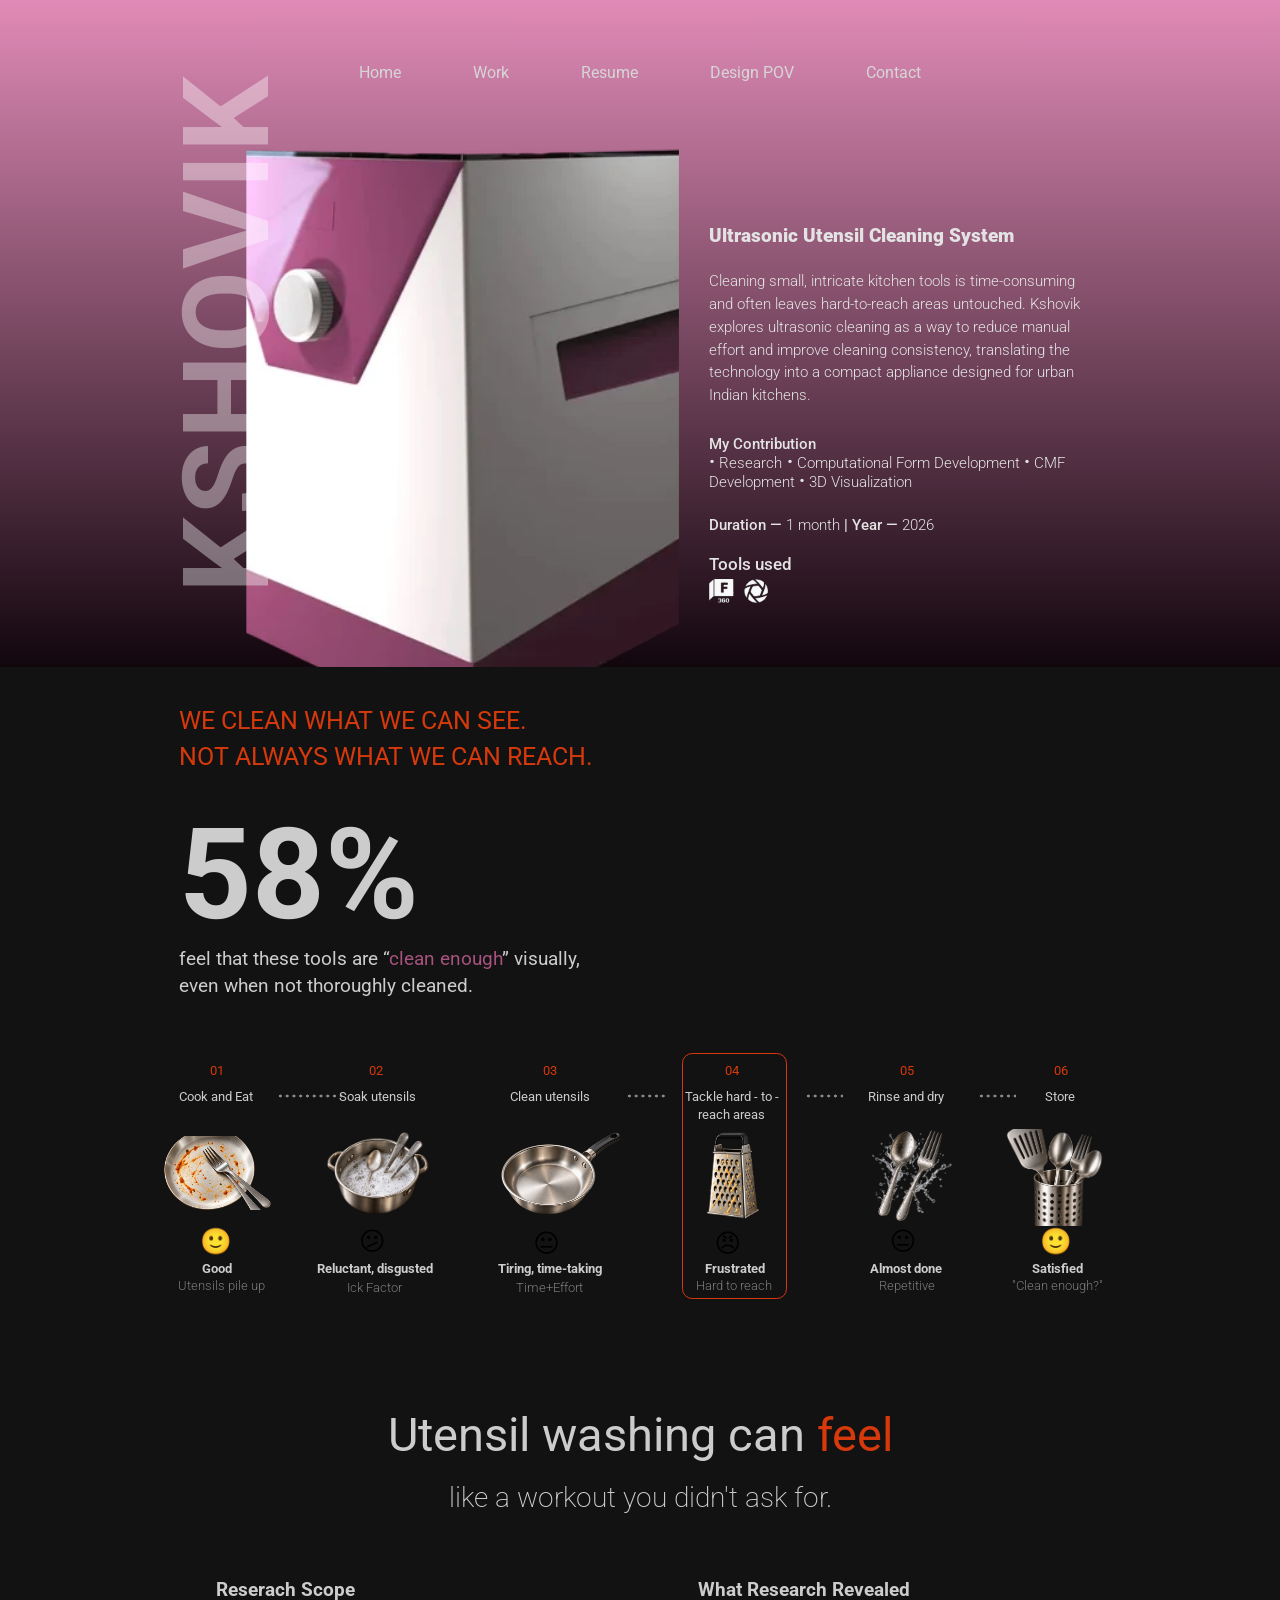
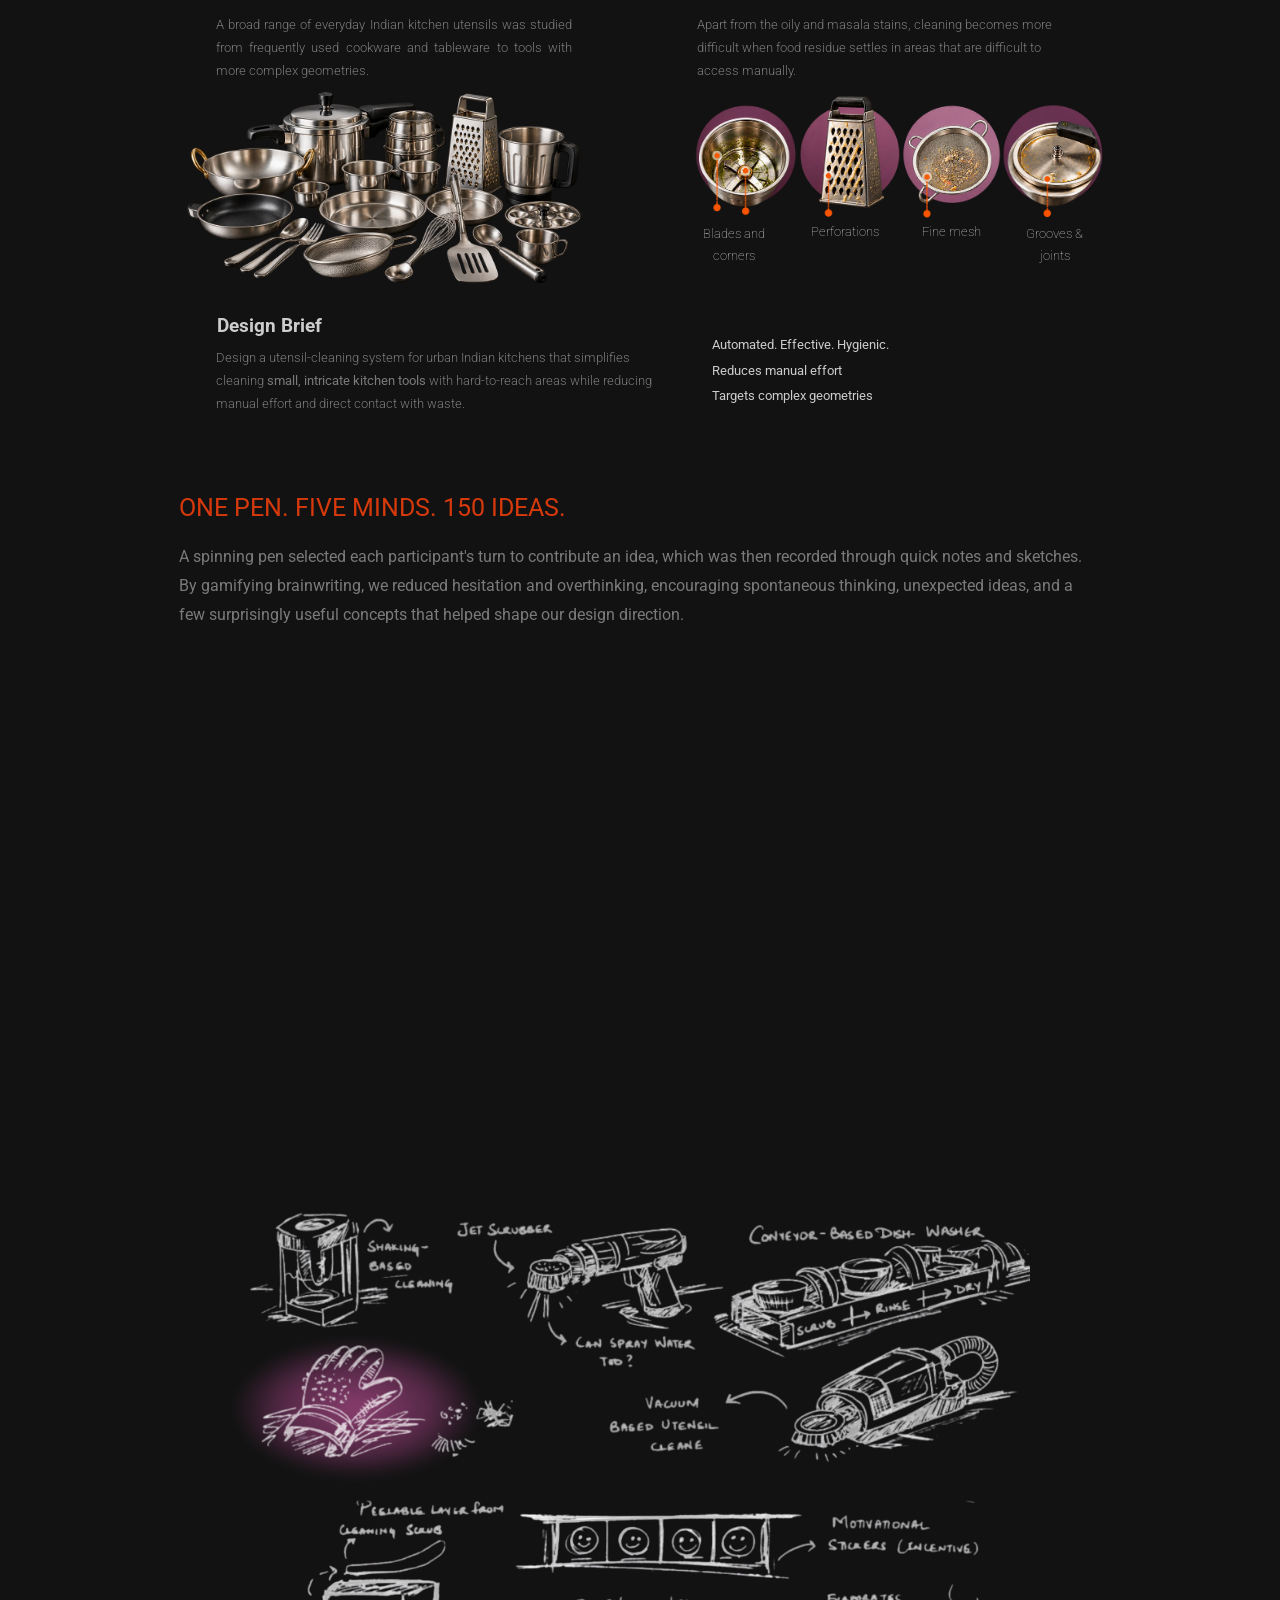
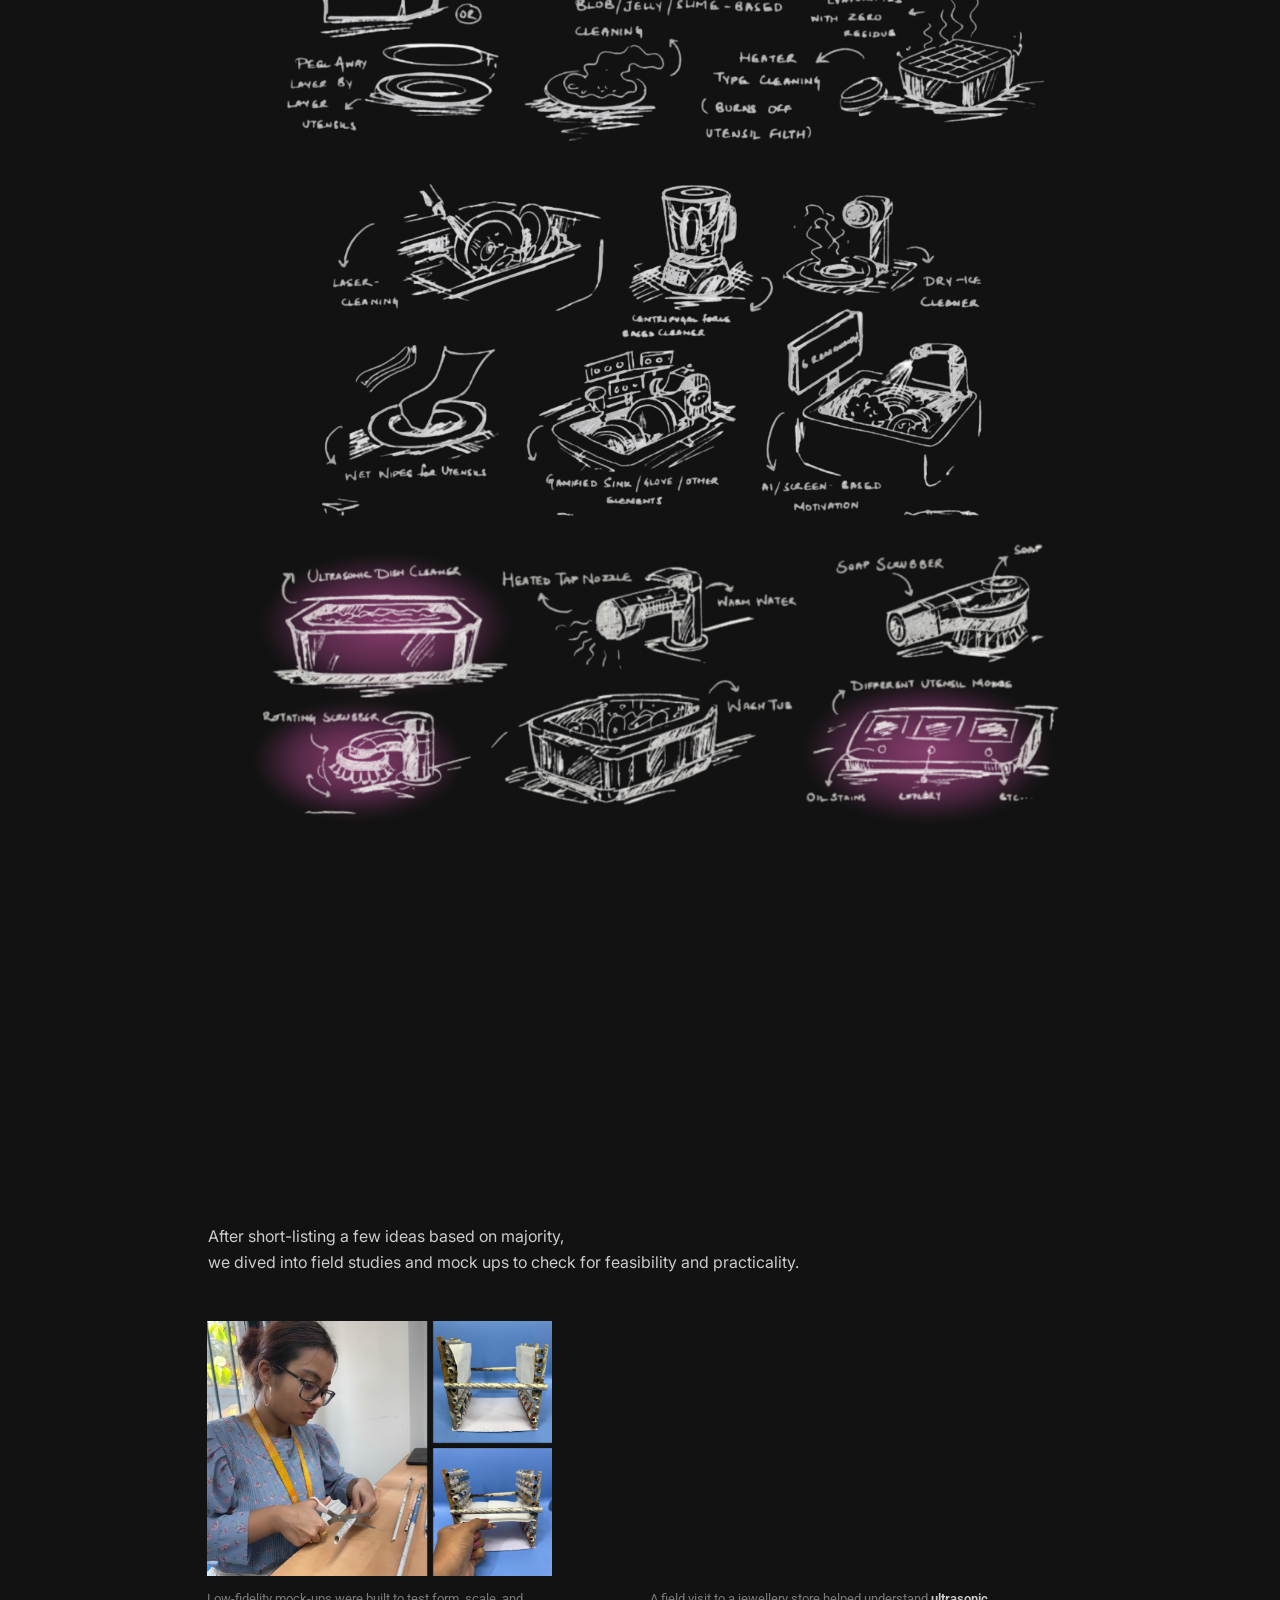
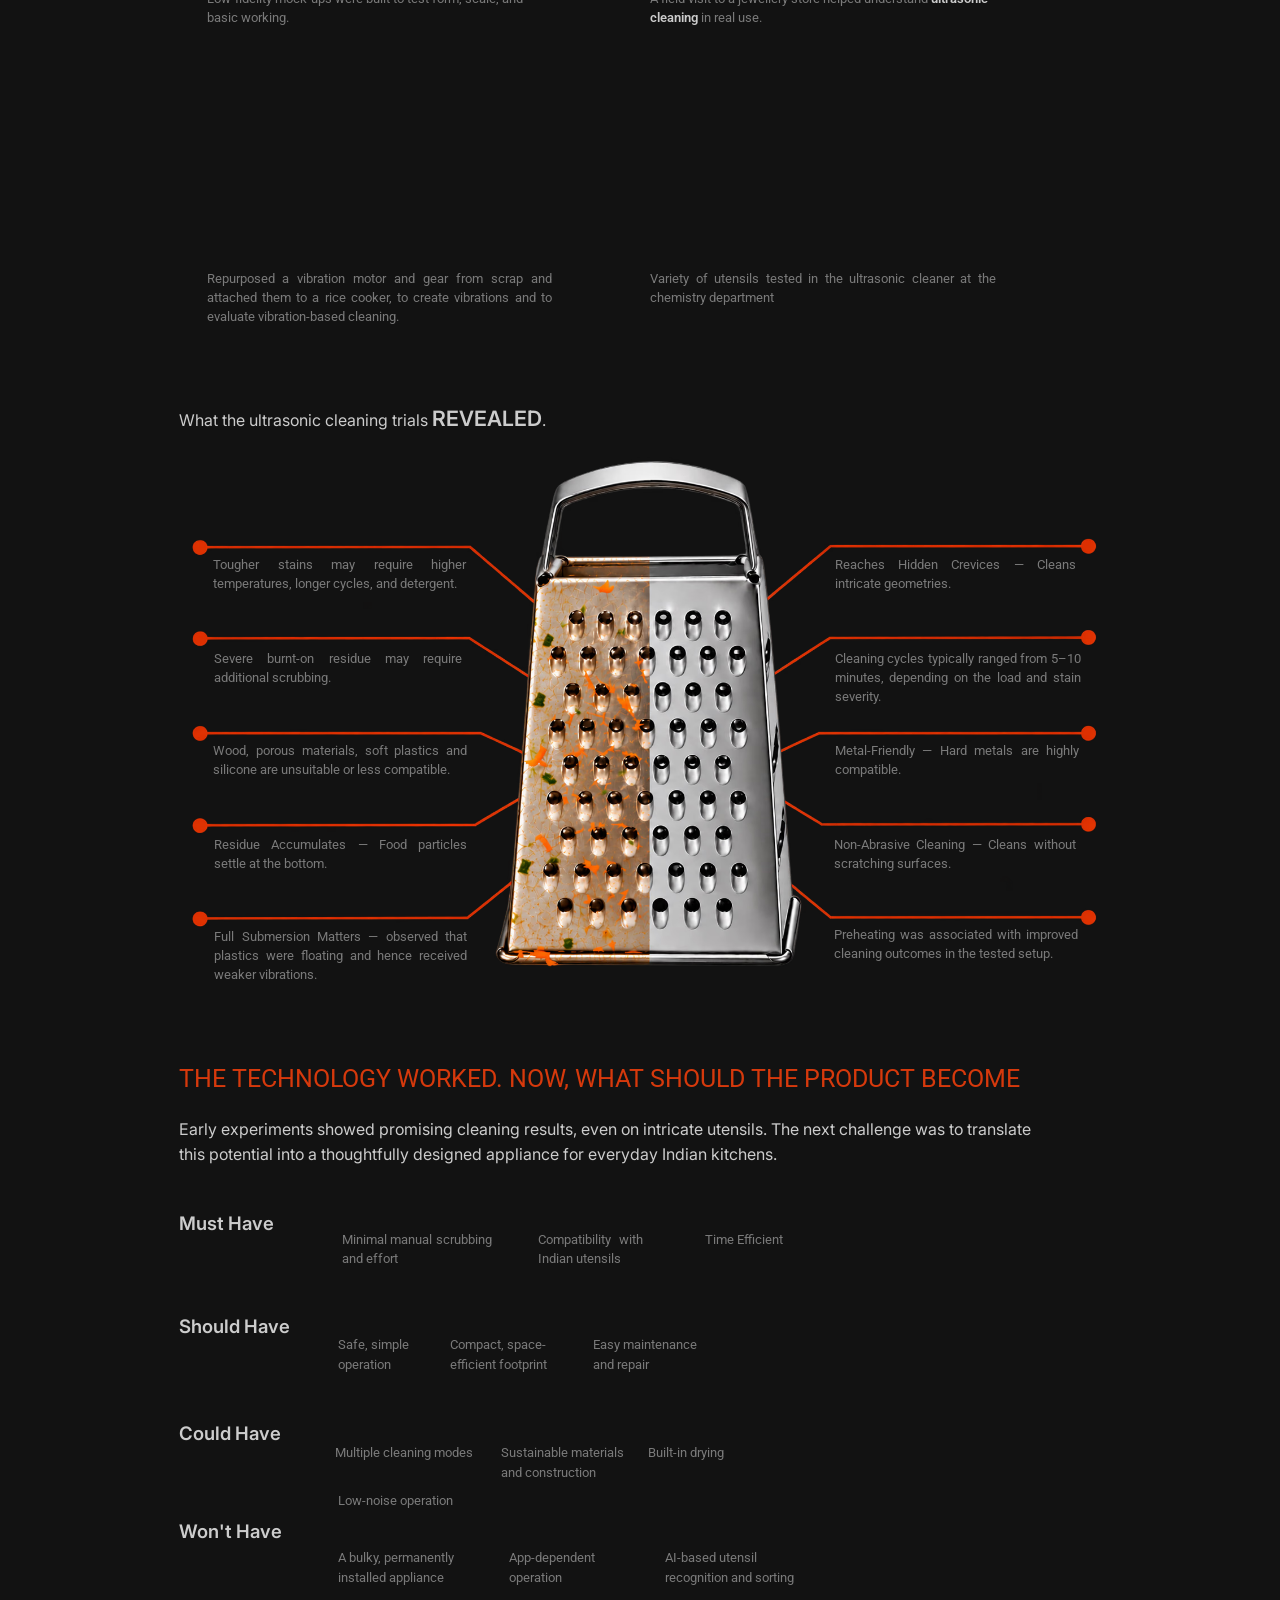
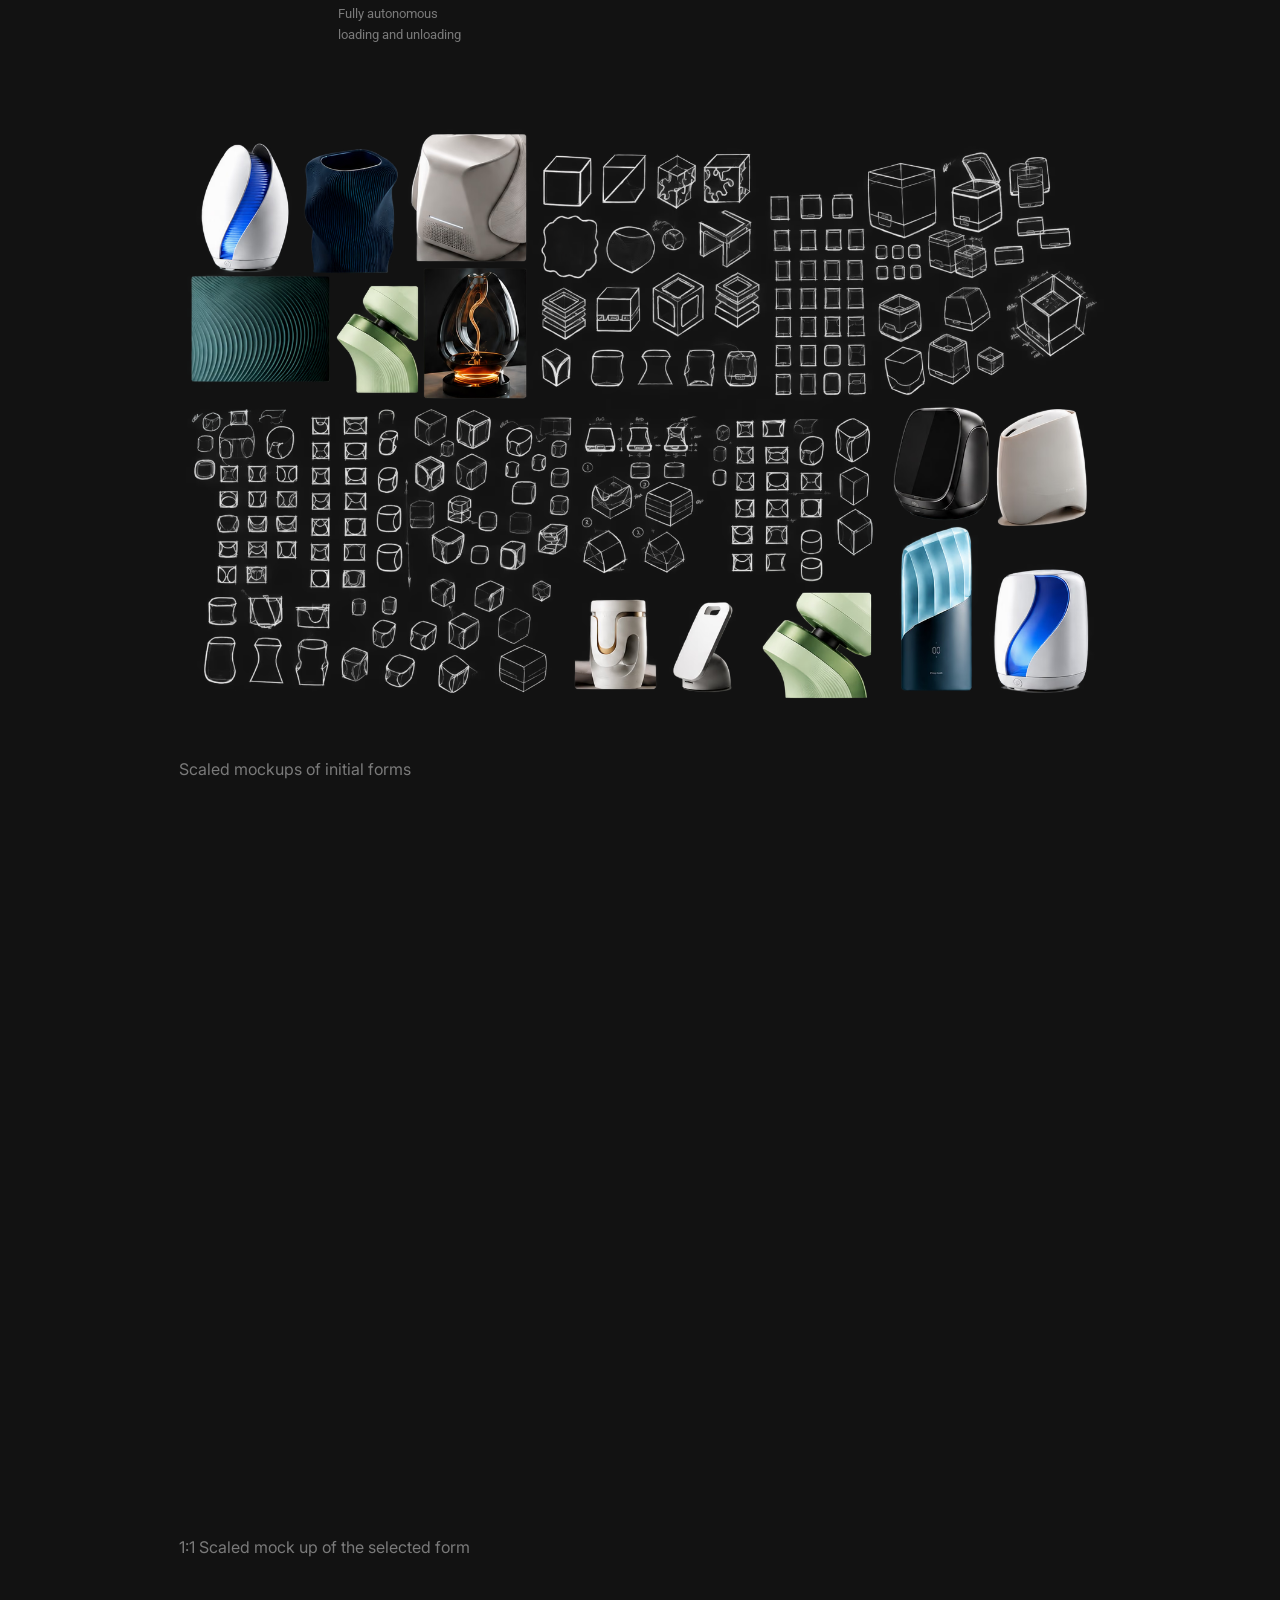
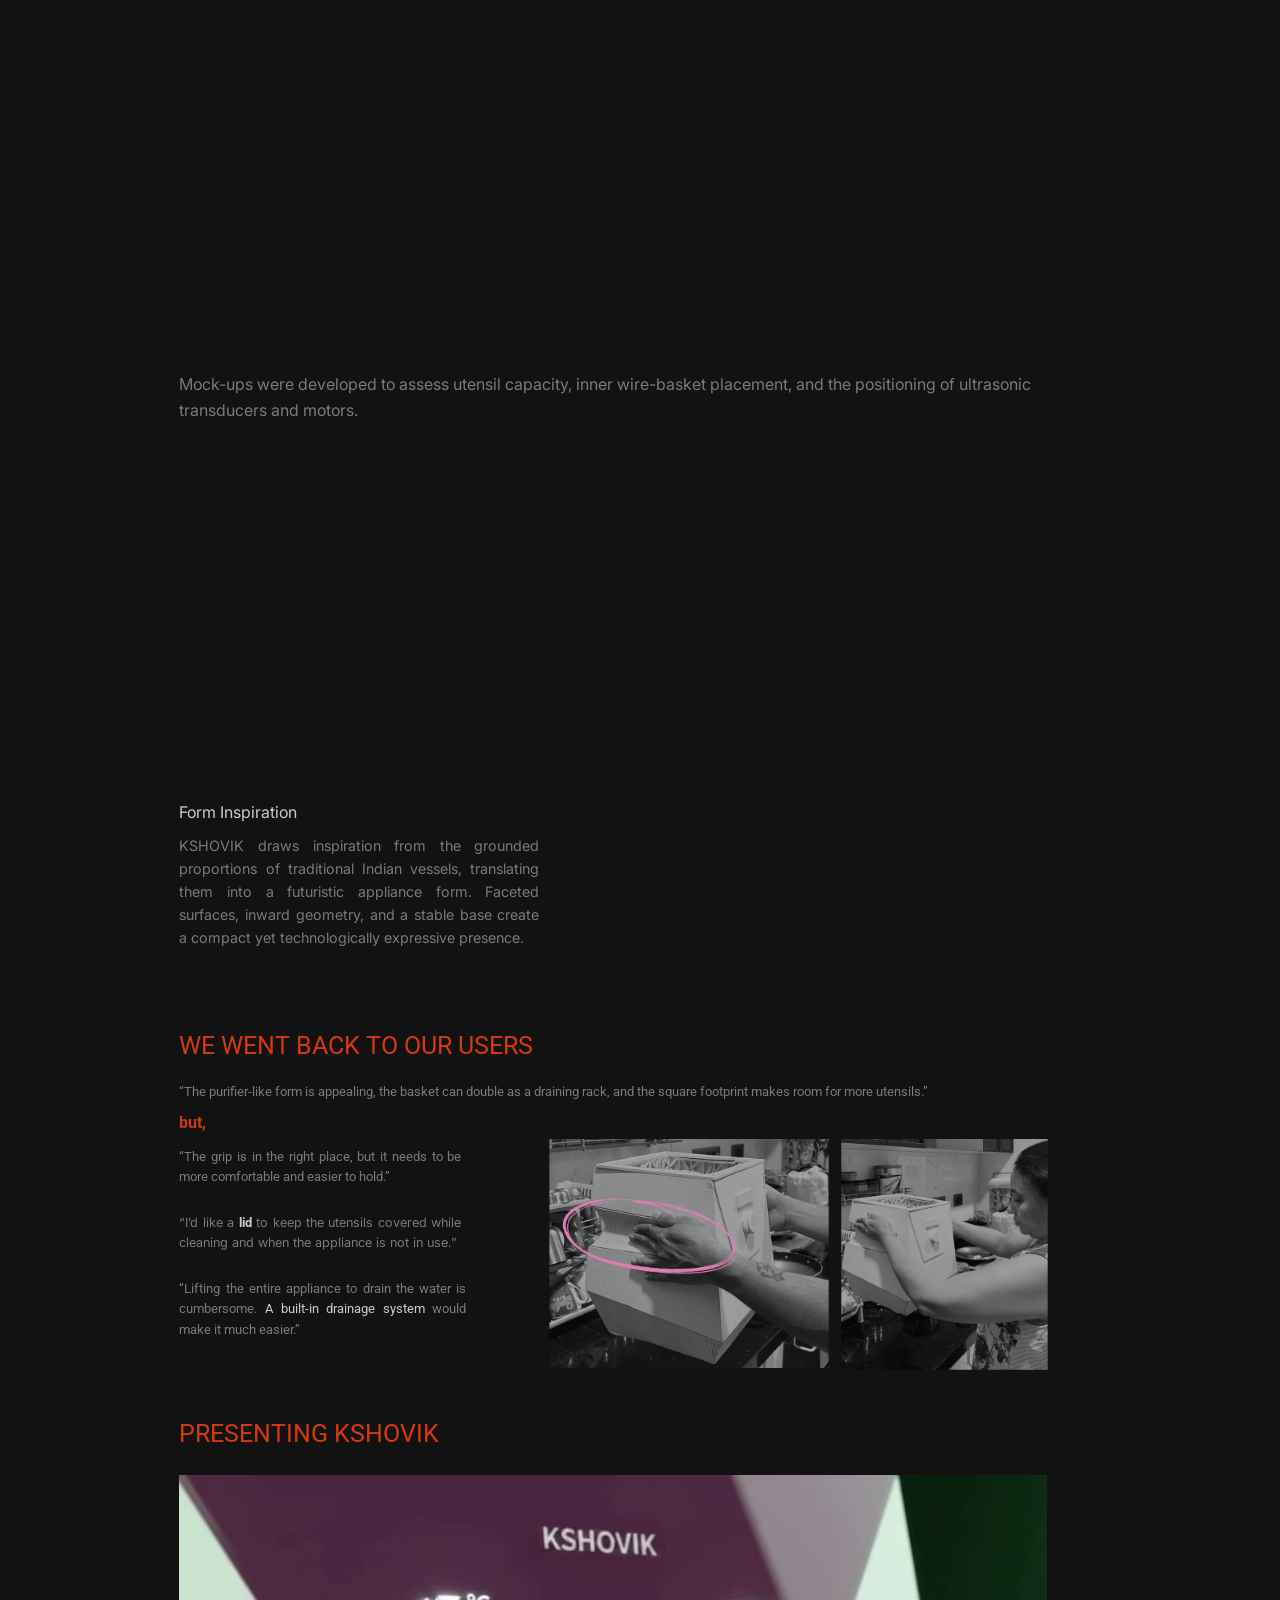
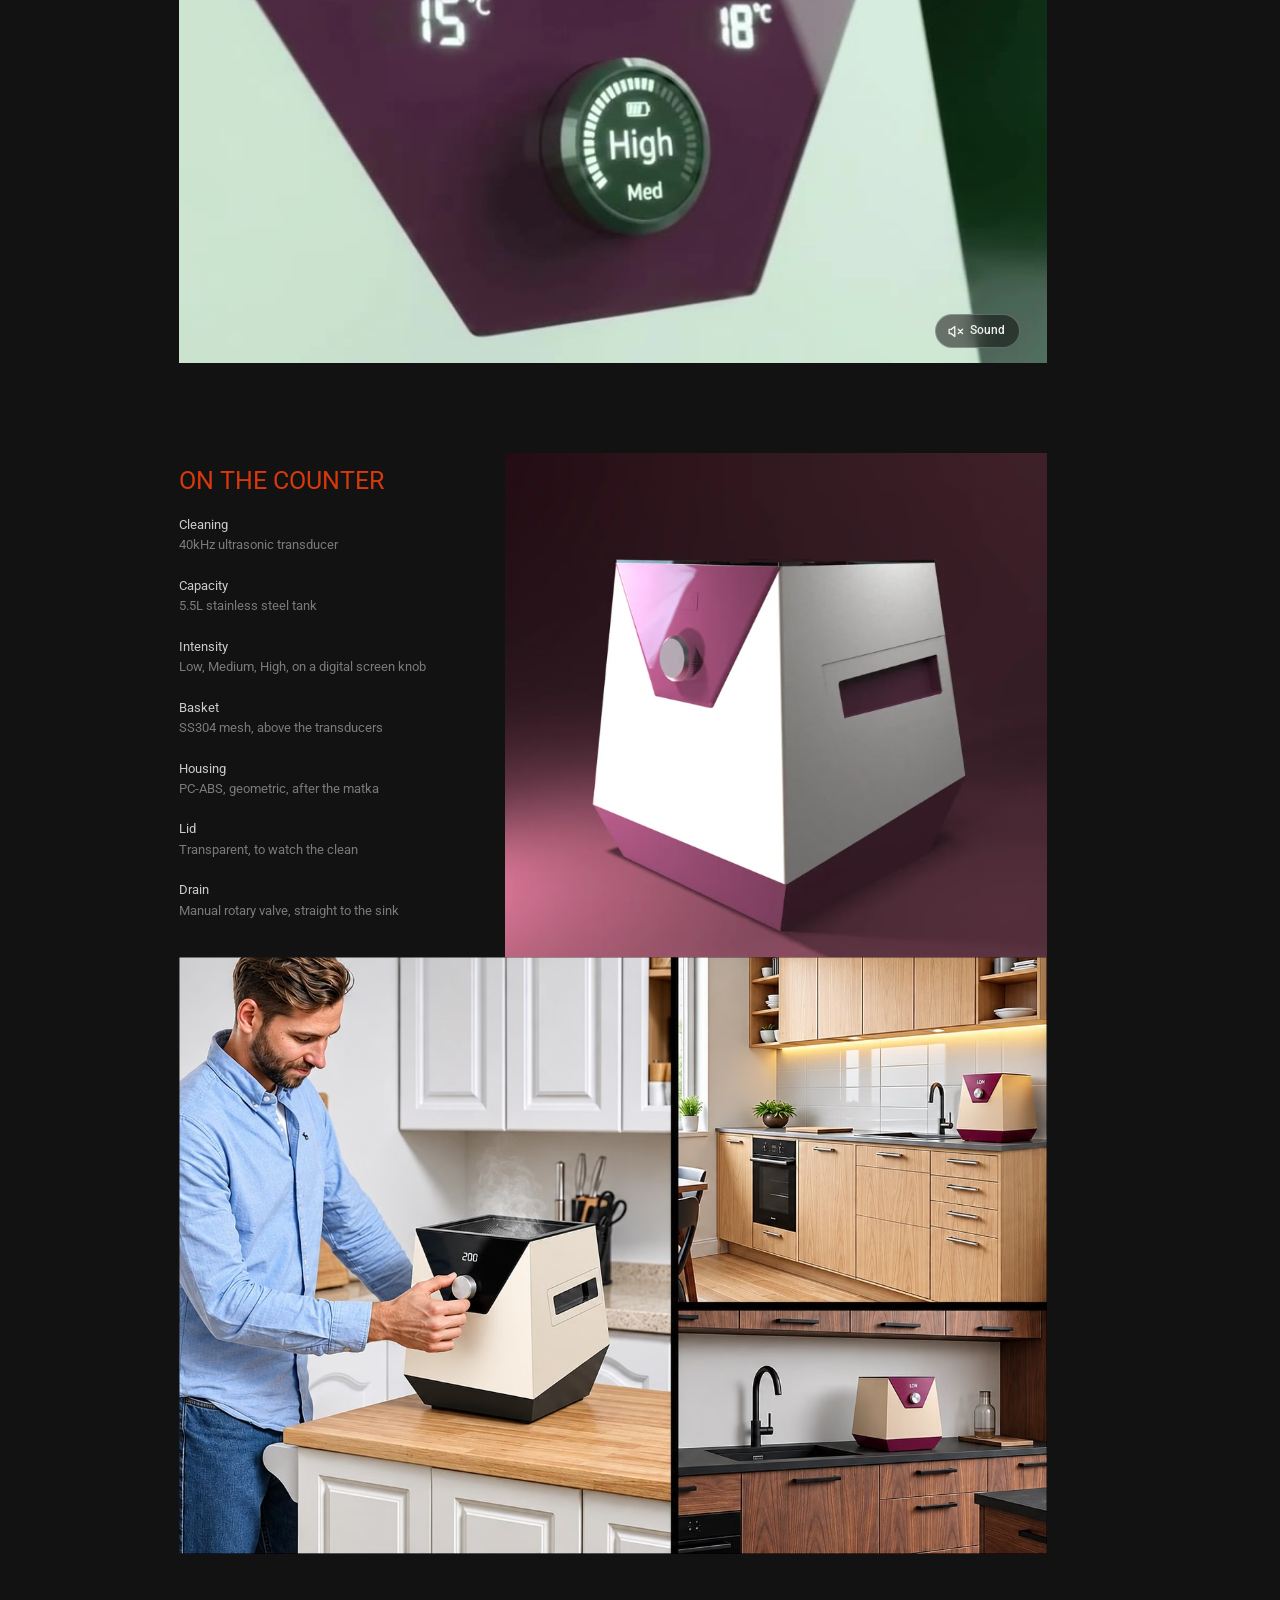
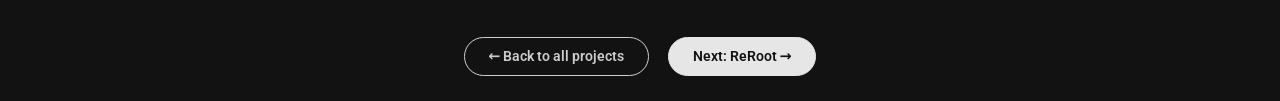
<file: kshovik.html>
<!doctype html><html lang="en"><head><meta charset="utf-8"><script>try{history.scrollRestoration="manual"}catch(e){}if(document.documentElement.clientWidth<1000)document.documentElement.classList.add("lin");</script>
<meta name="viewport" content="width=device-width,initial-scale=1">
<title>Kshovik — Nehi Modi</title><meta name="description" content="Kshovik — a project by Nehi Modi">
<link rel="stylesheet" href="style.css?v=20261106a"><link rel="stylesheet" href="project.css?v=20261106a"></head><body class="projpage">
<nav class="top"><a href="index.html">Home</a><a href="work.html">Work</a><a href="resume.pdf" target=_blank rel=noopener>Resume</a><a href="design-pov.html">Design POV</a><a href="index.html#contact">Contact</a></nav>
<main class="pc" style="--H:13349px;--hero:788px">
<div class="band" style="--y:0px;--h:788px;background:linear-gradient(rgb(224,139,183) 0%,rgb(18,6,13) 100%)"></div>
<div class="vclip"><div class="vt" style="left:-449px;top:317px;width:1436px;height:154px;font-size:140px;letter-spacing:2.8px;color:rgba(255,255,255,0.38);transform:rotate(-90deg)">KSHOVIK</div></div>
<i class="box" style="--x:806px;--y:1244px;--w:124px;--h:290px;border-color:#d6390c"></i><i class="dots" style="--x:327px;--y:1292px;--w:77px"></i><i class="dots" style="--x:740px;--y:1292px;--w:45px"></i><i class="dots" style="--x:951px;--y:1292px;--w:45px"></i><i class="dots" style="--x:1155px;--y:1292px;--w:45px"></i><i class="glow" style="--x:227px;--y:3444px;--w:389px;--h:219px"></i><i class="glow" style="--x:261px;--y:4409px;--w:389px;--h:219px"></i><i class="glow" style="--x:901px;--y:4559px;--w:389px;--h:219px"></i><i class="glow" style="--x:261px;--y:4587px;--w:324px;--h:182px"></i>
<img class="dsk el i" src="p/c4fciGFUcG5U9hC5weKU8SO3q4.avif" data-msrc="p/m/c4fciGFUcG5U9hC5weKU8SO3q4.webp" alt="" decoding="async" onerror="this.classList.add('missing')" style="--x:751px;--y:659px;--w:432px;--h:611px;--clip:inset(129px 0px 0px 0px);--ar:432/482;--op:50.0% 100.0%"><img class="dsk el i" src="p/lPhnmKRIzLvskgyN87jgbDrN9NE.avif" data-msrc="p/m/lPhnmKRIzLvskgyN87jgbDrN9NE.webp" alt="" decoding="async" onerror="this.classList.add('missing')" style="--x:1005px;--y:694px;--w:316px;--h:447px;--clip:inset(94px 0px 0px 0px);--ar:316/353;--op:50.0% 100.0%"><div class="dsk el t" style="--x:255px;--y:1859px;--w:164px;font-size:22px;--fs0:22px;--mfs:19px;line-height:39.6px;font-weight:700;color:#cccccc;text-align:justify;white-space:nowrap">Reserach Scope</div><div class="dsk el t" style="--x:825px;--y:1859px;--w:283px;font-size:22px;--fs0:22px;--mfs:19px;line-height:39.6px;font-weight:700;color:#cccccc;text-align:justify;white-space:nowrap">What Research Revealed</div><div class="dsk el t" style="--x:255px;--y:1907px;--w:421px;font-size:15px;--fs0:15px;--mfs:15.0px;line-height:27px;font-weight:300;color:#7a7a7a;text-align:justify">A broad range of everyday Indian kitchen utensils was studied from frequently used cookware and tableware to tools with more complex geometries.</div><div class="dsk el t" style="--x:823px;--y:1907px;--w:423px;font-size:15px;--fs0:15px;--mfs:15.0px;line-height:27px;font-weight:300;color:#7a7a7a;text-align:left">Apart from the oily and masala stains, cleaning becomes more difficult when food residue settles in areas that are difficult to access manually.</div><img class="dsk el i" src="p/WLofFSrEvISwCNGUnMaSrqETPHM.avif" alt="" decoding="async" onerror="this.classList.add('missing')" style="--x:815px;--y:1996px;--w:492px;--h:164px"><img class="dsk el i" src="p/FghIGlhgTfXJtvD7vIhyXb4JChQ.avif" alt="" decoding="async" onerror="this.classList.add('missing')" style="--x:220px;--y:1998px;--w:468px;--h:231px"><div class="dsk el t" style="--x:949px;--y:2151px;--w:98px;font-size:15px;--fs0:15px;--mfs:15.0px;line-height:27px;font-weight:100;color:#cccccc;text-align:center;white-space:nowrap">Perforations</div><div class="dsk el t" style="--x:1075px;--y:2151px;--w:98px;font-size:15px;--fs0:15px;--mfs:15.0px;line-height:27px;font-weight:100;color:#cccccc;text-align:center;white-space:nowrap">Fine mesh</div><div class="dsk el t" style="--x:818px;--y:2153px;--w:98px;font-size:15px;--fs0:15px;--mfs:15.0px;line-height:27px;font-weight:100;color:#cccccc;text-align:center">Blades and corners</div><div class="dsk el t" style="--x:1197px;--y:2153px;--w:98px;font-size:15px;--fs0:15px;--mfs:15.0px;line-height:27px;font-weight:100;color:#cccccc;text-align:center">Grooves &amp; joints</div><div class="dsk el t" style="--x:256px;--y:2256px;--w:164px;font-size:22px;--fs0:22px;--mfs:19px;line-height:39.6px;font-weight:700;color:#cccccc;text-align:justify;white-space:nowrap">Design Brief</div><div class="dsk el t" style="--x:841px;--y:2284px;--w:265px;font-size:15px;--fs0:15px;--mfs:15.0px;line-height:27px;font-weight:400;color:#cccccc;text-align:left;white-space:nowrap">Automated. Effective. Hygienic.</div><div class="dsk el t" style="--x:255px;--y:2300px;--w:535px;font-size:15px;--fs0:15px;--mfs:15.0px;line-height:27px;font-weight:300;color:#7a7a7a;text-align:left">Design a utensil-cleaning system for urban Indian kitchens that simplifies cleaning <span style="font-weight:400">small, intricate kitchen tools</span> with hard-to-reach areas while reducing manual effort and direct contact with waste.</div><div class="dsk el t" style="--x:841px;--y:2315px;--w:265px;font-size:15px;--fs0:15px;--mfs:15.0px;line-height:27px;font-weight:400;color:#cccccc;text-align:left;white-space:nowrap">Reduces manual effort</div><div class="dsk el t" style="--x:841px;--y:2345px;--w:265px;font-size:15px;--fs0:15px;--mfs:15.0px;line-height:27px;font-weight:400;color:#cccccc;text-align:left;white-space:nowrap">Targets complex geometries</div><img class="dsk el i" src="p/FWdwNwQU64rYPhYbjaZxCLC2NDk.avif" alt="" decoding="async" onerror="this.classList.add('missing')" style="--x:194px;--y:6210px;--w:1124px;--h:622px"><div class="dsk el t" style="--x:986px;--y:6326px;--w:285px;font-size:15px;--fs0:15px;--mfs:15.0px;line-height:22.5px;font-weight:400;color:#7a7a7a;text-align:justify">Reaches Hidden Crevices — Cleans intricate geometries.</div><div class="dsk el t" style="--x:252px;--y:6326px;--w:299px;font-size:15px;--fs0:15px;--mfs:15.0px;line-height:22.5px;font-weight:400;color:#7a7a7a;text-align:justify">Tougher stains may require higher temperatures, longer cycles, and detergent.</div><div class="dsk el t" style="--x:986px;--y:6437px;--w:291px;font-size:15px;--fs0:15px;--mfs:15.0px;line-height:22.5px;font-weight:400;color:#7a7a7a;text-align:justify">Cleaning cycles typically ranged from 5–10 minutes, depending on the load and stain severity.</div><div class="dsk el t" style="--x:253px;--y:6437px;--w:293px;font-size:15px;--fs0:15px;--mfs:15.0px;line-height:22.5px;font-weight:400;color:#7a7a7a;text-align:justify">Severe burnt-on residue may require additional scrubbing.</div><div class="dsk el t" style="--x:986px;--y:6545px;--w:289px;font-size:15px;--fs0:15px;--mfs:15.0px;line-height:22.5px;font-weight:400;color:#7a7a7a;text-align:justify">Metal-Friendly — Hard metals are highly compatible.</div><div class="dsk el t" style="--x:252px;--y:6545px;--w:300px;font-size:15px;--fs0:15px;--mfs:15.0px;line-height:22.5px;font-weight:400;color:#7a7a7a;text-align:justify">Wood, porous materials, soft plastics and silicone are unsuitable or less compatible.</div><div class="dsk el t" style="--x:985px;--y:6656px;--w:286px;font-size:15px;--fs0:15px;--mfs:15.0px;line-height:22.5px;font-weight:400;color:#7a7a7a;text-align:justify">Non-Abrasive Cleaning — Cleans without scratching surfaces.</div><div class="dsk el t" style="--x:253px;--y:6656px;--w:299px;font-size:15px;--fs0:15px;--mfs:15.0px;line-height:22.5px;font-weight:400;color:#7a7a7a;text-align:justify">Residue Accumulates — Food particles settle at the bottom.</div><div class="dsk el t" style="--x:985px;--y:6763px;--w:288px;font-size:15px;--fs0:15px;--mfs:15.0px;line-height:22.5px;font-weight:400;color:#7a7a7a;text-align:justify">Preheating was associated with improved cleaning outcomes in the tested setup.</div><div class="dsk el t" style="--x:253px;--y:6765px;--w:299px;font-size:15px;--fs0:15px;--mfs:15.0px;line-height:22.5px;font-weight:400;color:#7a7a7a;text-align:justify">Full Submersion Matters — observed that plastics were floating and hence received weaker vibrations.</div><img class="dsk el i" src="p/QAnK5OVq1CruzOQ81zm0nJ6SzM.avif" data-msrc="p/m/QAnK5OVq1CruzOQ81zm0nJ6SzM.webp" alt="" decoding="async" onerror="this.classList.add('missing')" style="--x:304px;--y:7015px;--w:1074px;--h:606px;--clip:inset(0px 22px 0px 0px);--ar:1052/606;--op:0.0% 50.0%"><div class="dsk el t" style="--x:212px;--y:7098px;--w:134px;font-size:22px;--fs0:22px;--mfs:19px;line-height:35.2px;font-weight:600;color:#cccccc;text-align:left;font-family:Inter,Roboto,sans-serif;white-space:nowrap">Must Have</div><div class="dsk el t" style="--x:404px;--y:7123px;--w:177px;font-size:15px;--fs0:15px;--mfs:15.0px;line-height:22.5px;font-weight:400;color:#7a7a7a;text-align:justify">Minimal manual scrubbing and effort</div><div class="dsk el t" style="--x:636px;--y:7123px;--w:123px;font-size:15px;--fs0:15px;--mfs:15.0px;line-height:22.5px;font-weight:400;color:#7a7a7a;text-align:justify">Compatibility with Indian utensils</div><div class="dsk el t" style="--x:833px;--y:7123px;--w:123px;font-size:15px;--fs0:15px;--mfs:15.0px;line-height:22.5px;font-weight:400;color:#7a7a7a;text-align:justify;white-space:nowrap">Time Efficient</div><div class="dsk el t" style="--x:212px;--y:7220px;--w:134px;font-size:22px;--fs0:22px;--mfs:19px;line-height:35.2px;font-weight:600;color:#cccccc;text-align:left;font-family:Inter,Roboto,sans-serif;white-space:nowrap">Should Have</div><div class="dsk el t" style="--x:399px;--y:7247px;--w:137px;font-size:15px;--fs0:15px;--mfs:15.0px;line-height:24px;font-weight:400;color:#7a7a7a;text-align:left">Safe, simple operation</div><div class="dsk el t" style="--x:532px;--y:7247px;--w:137px;font-size:15px;--fs0:15px;--mfs:15.0px;line-height:24px;font-weight:400;color:#7a7a7a;text-align:left">Compact, space-efficient footprint</div><div class="dsk el t" style="--x:701px;--y:7247px;--w:130px;font-size:15px;--fs0:15px;--mfs:15.0px;line-height:24px;font-weight:400;color:#7a7a7a;text-align:left">Easy maintenance and repair</div><div class="dsk el t" style="--x:212px;--y:7346px;--w:134px;font-size:22px;--fs0:22px;--mfs:19px;line-height:35.2px;font-weight:600;color:#cccccc;text-align:left;font-family:Inter,Roboto,sans-serif;white-space:nowrap">Could Have</div><div class="dsk el t" style="--x:766px;--y:7374px;--w:110px;font-size:15px;--fs0:15px;--mfs:15.0px;line-height:24px;font-weight:400;color:#7a7a7a;text-align:left;white-space:nowrap">Built-in drying</div><div class="dsk el t" style="--x:396px;--y:7374px;--w:175px;font-size:15px;--fs0:15px;--mfs:15.0px;line-height:24px;font-weight:400;color:#7a7a7a;text-align:left;white-space:nowrap">Multiple cleaning modes</div><div class="dsk el t" style="--x:592px;--y:7374px;--w:149px;font-size:15px;--fs0:15px;--mfs:15.0px;line-height:24px;font-weight:400;color:#7a7a7a;text-align:left">Sustainable materials and construction</div><div class="dsk el t" style="--x:399px;--y:7431px;--w:138px;font-size:15px;--fs0:15px;--mfs:15.0px;line-height:24px;font-weight:400;color:#7a7a7a;text-align:left;white-space:nowrap">Low-noise operation</div><div class="dsk el t" style="--x:212px;--y:7462px;--w:134px;font-size:22px;--fs0:22px;--mfs:19px;line-height:35.2px;font-weight:600;color:#cccccc;text-align:left;font-family:Inter,Roboto,sans-serif;white-space:nowrap">Won't Have</div><div class="dsk el t" style="--x:399px;--y:7498px;--w:149px;font-size:15px;--fs0:15px;--mfs:15.0px;line-height:24px;font-weight:400;color:#7a7a7a;text-align:left">A bulky, permanently installed appliance</div><div class="dsk el t" style="--x:601px;--y:7498px;--w:149px;font-size:15px;--fs0:15px;--mfs:15.0px;line-height:24px;font-weight:400;color:#7a7a7a;text-align:left">App-dependent operation</div><div class="dsk el t" style="--x:785px;--y:7498px;--w:168px;font-size:15px;--fs0:15px;--mfs:15.0px;line-height:24px;font-weight:400;color:#7a7a7a;text-align:left">AI-based utensil recognition and sorting</div><div class="dsk el t" style="--x:399px;--y:7565px;--w:149px;font-size:15px;--fs0:15px;--mfs:15.0px;line-height:24px;font-weight:400;color:#7a7a7a;text-align:left">Fully autonomous loading and unloading</div><div class="dsk el t" style="--x:212px;--y:8454px;--w:400px;font-size:19px;--fs0:19px;--mfs:18px;line-height:30.4px;font-weight:400;color:#7a7a7a;text-align:left;font-family:Inter,Roboto,sans-serif">Scaled mockups of initial forms</div><img class="dsk el i big" src="p/5oJ8ZixLN9TPDwUat2XgIWcKxA.avif" data-msrc="p/m/5oJ8ZixLN9TPDwUat2XgIWcKxA.webp" alt="" decoding="async" onerror="this.classList.add('missing')" style="--x:45px;--y:8498px;--w:1422px;--h:800px;--clip:inset(0px 111px 0px 111px);--ar:1200/800;--op:50.0% 50.0%"><img class="dsk el i" src="p/qY3FJ3SirFUU6vooYQczJ2WhU.avif" data-msrc="p/m/qY3FJ3SirFUU6vooYQczJ2WhU.webp" alt="" decoding="async" onerror="this.classList.add('missing')" style="--x:222px;--y:9308px;--w:1068px;--h:601px;--clip:inset(70px 0px 0px 0px);--ar:1068/531;--op:50.0% 100.0%"><div class="dsk el t" style="--x:212px;--y:9373px;--w:363px;font-size:19px;--fs0:19px;--mfs:18px;line-height:30.4px;font-weight:400;color:#7a7a7a;text-align:left;font-family:Inter,Roboto,sans-serif;white-space:nowrap">1:1 Scaled mock up of the selected form</div><img class="dsk el i" src="p/x1BSCcIYu1YD1yMO5sVeALPFcJQ.avif" alt="" decoding="async" onerror="this.classList.add('missing')" style="--x:596px;--y:11636px;--w:641px;--h:963px;--clip:inset(239px 0px 128px 0px);--ar:641/596;--op:50.0% 65.1%"><div class="xs x0"><div class="xr"><div class="xi" style="--g:22px"><div class="xr"><div class="xi" style="--g:0px"><div class="xl" style="--pw:62%"><img data-hero class="el i" src="p/vIwrkyAZDbVHVPf11rXyorWXiOU.avif" data-msrc="p/m/vIwrkyAZDbVHVPf11rXyorWXiOU.webp" alt="" decoding="async" onerror="this.classList.add('missing')" style="--x:291px;--y:162px;--w:511px;--h:723px;--clip:inset(0px 0px 97px 0px);--ar:511/626;--op:50.0% 0.0%"></div></div><div class="xi" style="--g:16px"><div class="el mob"></div></div></div></div><div class="xi" style="--g:22px"><div class="xr"><div class="xi" style="--g:14px"><div class="el t" style="--x:838px;--y:266px;--w:452px;font-size:22px;--fs0:22px;--mfs:19px;line-height:26.4px;font-weight:900;color:#e3e3e3;text-align:left;white-space:nowrap">Ultrasonic Utensil Cleaning System</div></div><div class="xi" style="--g:14px"><div class="el t" style="--x:838px;--y:319px;--w:452px;font-size:18px;--fs0:18px;--mfs:17px;line-height:27px;font-weight:300;color:#e3e3e3;text-align:left">Cleaning small, intricate kitchen tools is time-consuming and often leaves hard-to-reach areas untouched. Kshovik explores ultrasonic cleaning as a way to reduce manual effort and improve cleaning consistency, translating the technology into a compact appliance designed for urban Indian kitchens.</div></div><div class="xi" style="--g:15px"><div class="xr"><div class="xi" style="--g:14px"><div class="el t" style="--x:838px;--y:514px;--w:452px;font-size:18px;--fs0:18px;--mfs:17px;line-height:21.6px;font-weight:500;color:#e3e3e3;text-align:left;white-space:nowrap">My Contribution</div></div><div class="xi" style="--g:14px"><div class="el t" style="--x:838px;--y:535px;--w:452px;font-size:18px;--fs0:18px;--mfs:17px;line-height:21.6px;font-weight:300;color:#e3e3e3;text-align:left"><span style="font-weight:900;font-size:22px">·</span> Research<span style="font-size:22px"> </span><span style="font-weight:900;font-size:22px">·</span> Computational Form Development <span style="font-weight:900;font-size:22px">·</span>  CMF Development <span style="font-weight:900;font-size:22px">·</span> 3D Visualization</div></div></div></div><div class="xi" style="--g:14px"><div class="el t" style="--x:838px;--y:610px;--w:452px;font-size:18px;--fs0:18px;--mfs:17px;line-height:21.6px;font-weight:500;color:#e3e3e3;text-align:left;white-space:nowrap">Duration — <span style="font-weight:300">1 month</span> | Year — <span style="font-weight:300">2026</span></div></div><div class="xi" style="--g:14px"><div class="el t" style="--x:838px;--y:655px;--w:452px;font-size:20px;--fs0:20px;--mfs:18px;line-height:24px;font-weight:500;color:#e3e3e3;text-align:left;white-space:nowrap">Tools used</div></div><div class="xi" style="--g:14px"><div class="xc" style="--cols:80fr 60fr"><div class="xcc"><div class="el tools" style="--x:838px;--y:684px;--w:80px;--h:28px"><img src="p/tool-f360.png" alt="f360" title="f360"><img src="p/tool-keyshot.png" alt="keyshot" title="keyshot"></div></div><div class="xcc"><div class="el mob"></div></div></div></div></div></div></div></div><div class="xs"><div class="xr"><div class="xi" style="--g:14px"><div class="el t" style="--x:212px;--y:831px;--w:508px;font-size:30px;--fs0:30px;--mfs:23px;line-height:42px;font-weight:400;color:#d6390c;text-align:left;white-space:nowrap">WE CLEAN WHAT WE CAN SEE.</div></div><div class="xi" style="--g:14px"><div class="el t" style="--x:212px;--y:873px;--w:508px;font-size:30px;--fs0:30px;--mfs:23px;line-height:42px;font-weight:400;color:#d6390c;text-align:left;white-space:nowrap">NOT ALWAYS WHAT WE CAN REACH.</div></div><div class="xi" style="--g:14px"><div class="xr"><div class="xi" style="--g:0px"><div class="el stat" style="--x:212px;--y:929px;--w:520px">
<div class="sv on"><b>70%</b><p>of users prioritize cleaning <em>large utensils first</em>, leaving <em>smaller tools for later</em>.</p></div>
<div class="sv"><b>58%</b><p>feel that these tools are “<em>clean enough</em>” visually, even when not thoroughly cleaned.</p></div>
<div class="sv"><b>60%</b><p>users avoid detailed scrubbing of tools like <em>whisks and strainers</em>.</p></div>
<div class="sv"><b>65%</b><p>report difficulty in removing residue from tools<br>with <em>tight gaps, wires, or perforations</em>.</p></div>
</div></div><div class="xi" style="--g:10px"><div class="el mob"><div class="mpair"><img src="p/m/c4fciGFUcG5U9hC5weKU8SO3q4.webp" alt=""><img src="p/m/lPhnmKRIzLvskgyN87jgbDrN9NE.webp" alt=""></div></div></div></div></div><div class="xi" style="--g:25px"><div class="xc cards" style="--cols:repeat(auto-fill,minmax(150px,1fr))"><div class="xcc"><div class="xr"><div class="xi" style="--g:14px"><div class="xr"><div class="xi" style="--g:14px"><div class="el t" style="--x:248px;--y:1255px;--w:17px;font-size:15px;--fs0:15px;--mfs:15.0px;line-height:21px;font-weight:400;color:#d6390c;text-align:left;white-space:nowrap">01</div></div><div class="xi" style="--g:14px"><div class="el t" style="--x:212px;--y:1285px;--w:89px;font-size:15px;--fs0:15px;--mfs:15.0px;line-height:21px;font-weight:400;color:#cccccc;text-align:left;white-space:nowrap">Cook and Eat</div></div></div></div><div class="xi" style="--g:16px"><div class="xl" style="--pw:100%"><img class="el i sm" src="p/UDoWXfkGaXdWsd7le87MJxSdLs.avif" data-msrc="p/m/UDoWXfkGaXdWsd7le87MJxSdLs.webp" alt="" decoding="async" onerror="this.classList.add('missing')" style="--x:191px;--y:1342px;--w:131px;--h:87px"></div></div><div class="xi" style="--g:14px"><div class="xr"><div class="xi" style="--g:14px"><div class="el t emo" style="--x:236px;--y:1448px;--w:30px;font-size:30px;--fs0:30px;--mfs:23px;line-height:36px;font-weight:400;color:#000000;text-align:left;white-space:nowrap">🙂</div></div><div class="xi" style="--g:14px"><div class="el t" style="--x:239px;--y:1488px;--w:36px;font-size:15px;--fs0:15px;--mfs:15.0px;line-height:21px;font-weight:700;color:#cccccc;text-align:left;white-space:nowrap">Good</div></div><div class="xi" style="--g:14px"><div class="el t" style="--x:210px;--y:1508px;--w:102px;font-size:15px;--fs0:15px;--mfs:15.0px;line-height:21px;font-weight:300;color:#7a7a7a;text-align:left;white-space:nowrap">Utensils pile up</div></div></div></div></div></div><div class="xcc"><div class="xr"><div class="xi" style="--g:14px"><div class="xr"><div class="xi" style="--g:14px"><div class="el t" style="--x:436px;--y:1255px;--w:17px;font-size:15px;--fs0:15px;--mfs:15.0px;line-height:21px;font-weight:400;color:#d6390c;text-align:left;white-space:nowrap">02</div></div><div class="xi" style="--g:14px"><div class="el t" style="--x:400px;--y:1285px;--w:90px;font-size:15px;--fs0:15px;--mfs:15.0px;line-height:21px;font-weight:400;color:#cccccc;text-align:left;white-space:nowrap">Soak utensils</div></div></div></div><div class="xi" style="--g:14px"><div class="xr"><div class="xi" style="--g:14px"><div class="xl" style="--pw:100%"><img class="el i sm" src="p/qsRS7Xy665Aq9Fn1MyJz1jhzMM.avif" alt="" decoding="async" onerror="this.classList.add('missing')" style="--x:380px;--y:1336px;--w:130px;--h:99px"></div></div><div class="xi" style="--g:14px"><div class="el t emo" style="--x:424px;--y:1448px;--w:30px;font-size:30px;--fs0:30px;--mfs:23px;line-height:36px;font-weight:400;color:#000000;text-align:left;white-space:nowrap">😕</div></div><div class="xi" style="--g:14px"><div class="el t" style="--x:374px;--y:1488px;--w:142px;font-size:15px;--fs0:15px;--mfs:15.0px;line-height:21px;font-weight:700;color:#cccccc;text-align:left;white-space:nowrap">Reluctant, disgusted</div></div><div class="xi" style="--g:14px"><div class="el t" style="--x:410px;--y:1511px;--w:69px;font-size:15px;--fs0:15px;--mfs:15.0px;line-height:21px;font-weight:300;color:#7a7a7a;text-align:left;white-space:nowrap">Ick Factor</div></div></div></div></div></div><div class="xcc"><div class="xr"><div class="xi" style="--g:14px"><div class="xr"><div class="xi" style="--g:14px"><div class="el t" style="--x:642px;--y:1255px;--w:17px;font-size:15px;--fs0:15px;--mfs:15.0px;line-height:21px;font-weight:400;color:#d6390c;text-align:left;white-space:nowrap">03</div></div><div class="xi" style="--g:14px"><div class="el t" style="--x:603px;--y:1285px;--w:95px;font-size:15px;--fs0:15px;--mfs:15.0px;line-height:21px;font-weight:400;color:#cccccc;text-align:left;white-space:nowrap">Clean utensils</div></div></div></div><div class="xi" style="--g:14px"><div class="xl" style="--pw:100%"><img class="el i sm" src="p/AimDyqyM7YzL3UMD9nlW1igGjBw.avif" alt="" decoding="async" onerror="this.classList.add('missing')" style="--x:582px;--y:1334px;--w:154px;--h:103px"></div></div><div class="xi" style="--g:14px"><div class="xr"><div class="xi" style="--g:14px"><div class="el t emo" style="--x:630px;--y:1451px;--w:30px;font-size:30px;--fs0:30px;--mfs:23px;line-height:36px;font-weight:400;color:#000000;text-align:left;white-space:nowrap">😐</div></div><div class="xi" style="--g:14px"><div class="el t" style="--x:588px;--y:1488px;--w:126px;font-size:15px;--fs0:15px;--mfs:15.0px;line-height:21px;font-weight:700;color:#cccccc;text-align:left;white-space:nowrap">Tiring, time-taking</div></div><div class="xi" style="--g:14px"><div class="el t" style="--x:610px;--y:1511px;--w:80px;font-size:15px;--fs0:15px;--mfs:15.0px;line-height:21px;font-weight:300;color:#7a7a7a;text-align:left;white-space:nowrap">Time+Effort</div></div></div></div></div></div><div class="xcc"><div class="xr"><div class="xi" style="--g:14px"><div class="el t" style="--x:856px;--y:1255px;--w:17px;font-size:15px;--fs0:15px;--mfs:15.0px;line-height:21px;font-weight:400;color:#d6390c;text-align:left;white-space:nowrap">04</div></div><div class="xi" style="--g:14px"><div class="el t" style="--x:804px;--y:1285px;--w:121px;font-size:15px;--fs0:15px;--mfs:15.0px;line-height:21px;font-weight:400;color:#cccccc;text-align:center">Tackle hard - to - reach areas</div></div><div class="xi" style="--g:14px"><div class="xl" style="--pw:100%"><img class="el i sm" src="p/cbR8SQWH4uAY1nFsorjwoWWTtQE.avif" alt="" decoding="async" onerror="this.classList.add('missing')" style="--x:830px;--y:1336px;--w:70px;--h:105px"></div></div><div class="xi" style="--g:14px"><div class="el t emo" style="--x:844px;--y:1451px;--w:30px;font-size:30px;--fs0:30px;--mfs:23px;line-height:36px;font-weight:400;color:#000000;text-align:left;white-space:nowrap">😠</div></div><div class="xi" style="--g:14px"><div class="el t" style="--x:833px;--y:1488px;--w:72px;font-size:15px;--fs0:15px;--mfs:15.0px;line-height:21px;font-weight:700;color:#cccccc;text-align:left;white-space:nowrap">Frustrated</div></div><div class="xi" style="--g:14px"><div class="el t" style="--x:822px;--y:1508px;--w:93px;font-size:15px;--fs0:15px;--mfs:15.0px;line-height:21px;font-weight:300;color:#7a7a7a;text-align:left;white-space:nowrap">Hard to reach</div></div></div></div><div class="xcc"><div class="xr"><div class="xi" style="--g:14px"><div class="xr"><div class="xi" style="--g:14px"><div class="el t" style="--x:1063px;--y:1255px;--w:17px;font-size:15px;--fs0:15px;--mfs:15.0px;line-height:21px;font-weight:400;color:#d6390c;text-align:left;white-space:nowrap">05</div></div><div class="xi" style="--g:14px"><div class="el t" style="--x:1025px;--y:1285px;--w:93px;font-size:15px;--fs0:15px;--mfs:15.0px;line-height:21px;font-weight:400;color:#cccccc;text-align:left;white-space:nowrap">Rinse and dry</div></div></div></div><div class="xi" style="--g:14px"><div class="xr"><div class="xi" style="--g:14px"><div class="xl" style="--pw:100%"><img class="el i sm" src="p/aGIv5oVT1dpDTNe82nL87d6QEmQ.avif" alt="" decoding="async" onerror="this.classList.add('missing')" style="--x:1015px;--y:1334px;--w:113px;--h:109px"></div></div><div class="xi" style="--g:14px"><div class="el t emo" style="--x:1051px;--y:1448px;--w:30px;font-size:30px;--fs0:30px;--mfs:23px;line-height:36px;font-weight:400;color:#000000;text-align:left;white-space:nowrap">😐</div></div><div class="xi" style="--g:14px"><div class="el t" style="--x:1028px;--y:1488px;--w:88px;font-size:15px;--fs0:15px;--mfs:15.0px;line-height:21px;font-weight:700;color:#cccccc;text-align:left;white-space:nowrap">Almost done</div></div><div class="xi" style="--g:14px"><div class="el t" style="--x:1038px;--y:1508px;--w:66px;font-size:15px;--fs0:15px;--mfs:15.0px;line-height:21px;font-weight:300;color:#7a7a7a;text-align:left;white-space:nowrap">Repetitive</div></div></div></div></div></div><div class="xcc"><div class="xr"><div class="xi" style="--g:14px"><div class="xr"><div class="xi" style="--g:14px"><div class="el t" style="--x:1245px;--y:1255px;--w:17px;font-size:15px;--fs0:15px;--mfs:15.0px;line-height:21px;font-weight:400;color:#d6390c;text-align:left;white-space:nowrap">06</div></div><div class="xi" style="--g:14px"><div class="el t" style="--x:1234px;--y:1285px;--w:39px;font-size:15px;--fs0:15px;--mfs:15.0px;line-height:21px;font-weight:400;color:#cccccc;text-align:left;white-space:nowrap">Store</div></div></div></div><div class="xi" style="--g:14px"><div class="xr"><div class="xi" style="--g:14px"><div class="xl" style="--pw:100%"><img class="el i sm" src="p/hAcIIEFjArLOrqDEiDCYF7chM.avif" data-msrc="p/m/hAcIIEFjArLOrqDEiDCYF7chM.webp" alt="" decoding="async" onerror="this.classList.add('missing')" style="--x:1187px;--y:1334px;--w:117px;--h:114px"></div></div><div class="xi" style="--g:14px"><div class="el t emo" style="--x:1229px;--y:1448px;--w:30px;font-size:30px;--fs0:30px;--mfs:23px;line-height:36px;font-weight:400;color:#000000;text-align:left;white-space:nowrap">🙂</div></div><div class="xi" style="--g:14px"><div class="el t" style="--x:1219px;--y:1488px;--w:63px;font-size:15px;--fs0:15px;--mfs:15.0px;line-height:21px;font-weight:700;color:#cccccc;text-align:left;white-space:nowrap">Satisfied</div></div><div class="xi" style="--g:14px"><div class="el t" style="--x:1195px;--y:1508px;--w:109px;font-size:15px;--fs0:15px;--mfs:15.0px;line-height:21px;font-weight:300;color:#7a7a7a;text-align:left;white-space:nowrap">"Clean enough?"</div></div></div></div></div></div></div></div></div></div><div class="xs"><div class="xr"><div class="xi" style="--g:14px"><div class="xr"><div class="xi" style="--g:0px"><div class="el t" style="--x:455px;--y:1647px;--w:603px;font-size:55px;--fs0:55px;--mfs:36px;line-height:99px;font-weight:400;color:#cccccc;text-align:center;white-space:nowrap">Utensil washing can <span style="color:#d6390c">feel</span></div></div><div class="xi" style="--g:12px"><div class="el t feel" style="--x:388px;--y:1740px;--w:737px;font-size:33px;--fs0:33px;--mfs:24px;line-height:59.4px;font-weight:200;color:#cccccc;text-align:center;white-space:nowrap;height:59.4px"><span>like time you can&#x27;t afford to lose.</span><span>like a workout you didn&#x27;t ask for.</span><span>like a battle with grease &amp; burnt-on food.</span><span>like cleaning the places your hands can&#x27;t reach.</span><span>like touching what you&#x27;d rather not touch.</span><span>like tomorrow&#x27;s problem.</span></div></div></div></div><div class="xi" style="--g:23px"><div class="el mob"><div class="mblk">
<h5>Reserach Scope</h5><p class="g">A broad range of everyday Indian kitchen utensils was studied from frequently used cookware and tableware to tools with more complex geometries.</p><img class="full" src="p/FghIGlhgTfXJtvD7vIhyXb4JChQ.avif" alt="">
<h5>What Research Revealed</h5><p class="g">Apart from the oily and masala stains, cleaning becomes more difficult when food residue settles in areas that are difficult to access manually.</p>
<img class="full" src="p/WLofFSrEvISwCNGUnMaSrqETPHM.avif" alt="">
<div class="caps4"><span>Blades and corners</span><span>Perforations</span><span>Fine mesh</span><span>Grooves &amp; joints</span></div>
<h5>Design Brief</h5><p class="g">Design a utensil-cleaning system for urban Indian kitchens that simplifies cleaning <span style="font-weight:400">small, intricate kitchen tools</span> with hard-to-reach areas while reducing manual effort and direct contact with waste.</p>
<ul class="ticks"><li>Automated. Effective. Hygienic.</li><li>Reduces manual effort</li><li>Targets complex geometries</li></ul></div></div></div></div></div><div class="xs"><div class="xr"><div class="xi" style="--g:14px"><div class="el t" style="--x:212px;--y:2469px;--w:472px;font-size:30px;--fs0:30px;--mfs:23px;line-height:42px;font-weight:400;color:#d6390c;text-align:left;white-space:nowrap">ONE PEN. FIVE MINDS. 150 IDEAS.</div></div><div class="xi" style="--g:14px"><div class="xr"><div class="xi" style="--g:0px"><div class="el t" style="--x:212px;--y:2531px;--w:1083px;font-size:19px;--fs0:19px;--mfs:18px;line-height:34.2px;font-weight:400;color:#7a7a7a;text-align:left">A spinning pen selected each participant's turn to contribute an idea, which was then recorded through quick notes and sketches. By gamifying brainwriting, we reduced hesitation and overthinking, encouraging spontaneous thinking, unexpected ideas, and a few surprisingly useful concepts that helped shape our design direction.</div></div><div class="xi" style="--g:18px"><div class="xl" style="--pw:100%"><img class="el i" src="p/R6TKPO1RJcRwQv6bg7s9aYHaEU.avif" data-msrc="p/m/R6TKPO1RJcRwQv6bg7s9aYHaEU.webp" alt="" decoding="async" onerror="this.classList.add('missing')" style="--x:238px;--y:2625px;--w:1036px;--h:583px"></div></div></div></div></div></div><div class="xs"><div class="xr"><div class="xi" style="--g:0px"><div class="xr"><div class="xi" style="--g:14px"><div class="mfig" style="--bx:295;--by:3208;--bw:968;--bh:1653"><div class="mfi"><img class="el i" src="p/vN0B1O6VposgYzuo4JVOGrFQ0.avif" data-msrc="p/m/vN0B1O6VposgYzuo4JVOGrFQ0.webp" alt="" decoding="async" onerror="this.classList.add('missing')" style="--x:295px;--y:3208px;--w:922px;--h:519px"><img class="el i" src="p/zP6UEVmFDSiN4HVsahiqgTeVsL8.avif" data-msrc="p/m/zP6UEVmFDSiN4HVsahiqgTeVsL8.webp" alt="" decoding="async" onerror="this.classList.add('missing')" style="--x:328px;--y:3553px;--w:905px;--h:509px"><img class="el i" src="p/FO0z9d4Q9UlkyElj54NmZtbaOu8.avif" data-msrc="p/m/FO0z9d4Q9UlkyElj54NmZtbaOu8.webp" alt="" decoding="async" onerror="this.classList.add('missing')" style="--x:360px;--y:3958px;--w:840px;--h:472px"><img class="el i" src="p/B7KqRQJbKckW32238zOtWRbFZo.avif" data-msrc="p/m/B7KqRQJbKckW32238zOtWRbFZo.webp" alt="" decoding="async" onerror="this.classList.add('missing')" style="--x:297px;--y:4318px;--w:966px;--h:543px"></div></div></div><div class="xi" style="--g:48px"><div class="xr"><div class="xi" style="--g:14px"><div class="el t" style="--x:246px;--y:5226px;--w:1021px;font-size:19px;--fs0:19px;--mfs:18px;line-height:30.4px;font-weight:400;color:#cccccc;text-align:left;font-family:Inter,Roboto,sans-serif;white-space:nowrap">After short-listing a few ideas based on majority,</div></div><div class="xi" style="--g:14px"><div class="el t" style="--x:246px;--y:5256px;--w:1021px;font-size:19px;--fs0:19px;--mfs:18px;line-height:30.4px;font-weight:400;color:#cccccc;text-align:left;font-family:Inter,Roboto,sans-serif;white-space:nowrap">we dived into field studies and mock ups to check for feasibility and practicality.</div></div></div></div></div></div><div class="xi" style="--g:18px"><div class="xl" style="--pw:100%"><img class="el i" src="p/uJy8cs7iKmffWK73lYvoPLi24Q.avif" data-msrc="p/m/uJy8cs7iKmffWK73lYvoPLi24Q.webp" alt="" decoding="async" onerror="this.classList.add('missing')" style="--x:256px;--y:4678px;--w:1048px;--h:589px"></div></div></div></div><div class="xs"><div class="xr"><div class="xi" style="--g:14px"><div class="xr"><div class="xi" style="--g:14px"><div class="xc cards" style="--cols:repeat(auto-fill,minmax(150px,1fr))"><div class="xcc"><div class="xr"><div class="xi" style="--g:14px"><div class="xl" style="--pw:100%"><img class="el i" src="p/NsurJqj04EWkfsimMEFzxmcYPIw.avif" alt="" decoding="async" onerror="this.classList.add('missing')" style="--x:244px;--y:5340px;--w:408px;--h:302px"></div></div><div class="xi" style="--g:14px"><div class="el t" style="--x:244px;--y:5657px;--w:408px;font-size:15px;--fs0:15px;--mfs:15.0px;line-height:22.5px;font-weight:400;color:#7a7a7a;text-align:left">Low-fidelity mock-ups were built to test form, scale, and basic working.</div></div></div></div><div class="xcc"><div class="xr"><div class="xi" style="--g:14px"><div class="xl" style="--pw:100%"><img class="el i" src="p/xDThfpGW6NQu2qG1WykNLxhxkLI.avif" alt="" decoding="async" onerror="this.classList.add('missing')" style="--x:768px;--y:5340px;--w:499px;--h:302px"></div></div><div class="xi" style="--g:14px"><div class="el t" style="--x:768px;--y:5657px;--w:421px;font-size:15px;--fs0:15px;--mfs:15.0px;line-height:22.5px;font-weight:400;color:#7a7a7a;text-align:left">A field visit to a jewellery store helped understand <span style="color:#cccccc;font-weight:600">ultrasonic cleaning</span> in real use.</div></div></div></div><div class="xcc"><div class="xr"><div class="xi" style="--g:14px"><div class="xl" style="--pw:100%"><img class="el i" src="p/DkmcuM9uWqd4SfW3wz9iTvusBQ.avif" alt="" decoding="async" onerror="this.classList.add('missing')" style="--x:244px;--y:5739px;--w:408px;--h:234px"></div></div><div class="xi" style="--g:14px"><div class="el t" style="--x:244px;--y:5988px;--w:408px;font-size:15px;--fs0:15px;--mfs:15.0px;line-height:22.5px;font-weight:400;color:#7a7a7a;text-align:justify">Repurposed a vibration motor and gear from scrap and attached them to a rice cooker, to create vibrations and to evaluate vibration-based cleaning.</div></div></div></div><div class="xcc"><div class="xr"><div class="xi" style="--g:14px"><div class="xl" style="--pw:100%"><img class="el i" src="p/pI9XcntpNnarOtg1RXU9Ofk5X8.avif" alt="" decoding="async" onerror="this.classList.add('missing')" style="--x:768px;--y:5739px;--w:499px;--h:234px"></div></div><div class="xi" style="--g:14px"><div class="el t" style="--x:768px;--y:5988px;--w:408px;font-size:15px;--fs0:15px;--mfs:15.0px;line-height:22.5px;font-weight:400;color:#7a7a7a;text-align:justify">Variety of utensils tested in the ultrasonic cleaner at the chemistry department</div></div></div></div></div></div></div></div><div class="xi" style="--g:42px"><div class="el t" style="--x:212px;--y:6149px;--w:1021px;font-size:19px;--fs0:19px;--mfs:18px;line-height:30.4px;font-weight:400;color:#cccccc;text-align:left;font-family:Inter,Roboto,sans-serif;white-space:nowrap">What the ultrasonic cleaning trials <span style="font-weight:600;font-size:25px">REVEALED</span>.</div></div><div class="xi" style="--g:14px"><div class="el mob"><div class="mfind"><figure class="pfig"><img src="p/FWdwNwQU64rYPhYbjaZxCLC2NDk.avif" alt=""><b class="nb" style="left:3.8%;top:17.1%">1</b><b class="nb" style="left:3.8%;top:34.4%">2</b><b class="nb" style="left:3.8%;top:52.4%">3</b><b class="nb" style="left:3.8%;top:69.9%">4</b><b class="nb" style="left:3.8%;top:87.6%">5</b><b class="nb" style="left:97.1%;top:16.9%">6</b><b class="nb" style="left:97.1%;top:34.2%">7</b><b class="nb" style="left:97.1%;top:52.4%">8</b><b class="nb" style="left:97.1%;top:69.6%">9</b><b class="nb" style="left:97.1%;top:87.3%">10</b></figure><ul class="neg"><li><i class="ni">1</i>Tougher stains may require higher temperatures, longer cycles, and detergent.</li><li><i class="ni">2</i>Severe burnt-on residue may require additional scrubbing.</li><li><i class="ni">3</i>Wood, porous materials, soft plastics and silicone are unsuitable or less compatible.</li><li><i class="ni">4</i><b>Residue Accumulates</b> — Food particles settle at the bottom.</li><li><i class="ni">5</i><b>Full Submersion Matters</b> — observed that plastics were floating and hence received weaker vibrations.</li></ul><ul class="pos"><li><i class="ni">6</i><b>Reaches Hidden Crevices</b> — Cleans intricate geometries.</li><li><i class="ni">7</i>Cleaning cycles typically ranged from 5–10 minutes, depending on the load and stain severity.</li><li><i class="ni">8</i><b>Metal-Friendly</b> — Hard metals are highly compatible.</li><li><i class="ni">9</i><b>Non-Abrasive Cleaning</b> — Cleans without scratching surfaces.</li><li><i class="ni">10</i>Preheating was associated with improved cleaning outcomes in the tested setup.</li></ul></div></div></div></div></div><div class="xs"><div class="xr"><div class="xi" style="--g:14px"><div class="el t" style="--x:212px;--y:6923px;--w:1022px;font-size:30px;--fs0:30px;--mfs:23px;line-height:42px;font-weight:400;color:#d6390c;text-align:left;white-space:nowrap">THE TECHNOLOGY WORKED. NOW, WHAT SHOULD THE PRODUCT BECOME</div></div><div class="xi" style="--g:14px"><div class="xr"><div class="xi" style="--g:0px"><div class="el t" style="--x:212px;--y:6989px;--w:1021px;font-size:19px;--fs0:19px;--mfs:18px;line-height:30.4px;font-weight:400;color:#cccccc;text-align:left;font-family:Inter,Roboto,sans-serif">Early experiments showed promising cleaning results, even on intricate utensils. The next challenge was to translate this potential into a thoughtfully designed appliance for everyday Indian kitchens.</div></div><div class="xi" style="--g:12px"><div class="el mob"><figure class="pfig mos"><img src="p/QAnK5OVq1CruzOQ81zm0nJ6SzM.avif" alt=""><span class="ml" style="left:5.8%;top:16.5%">Must Have</span><span class="ml" style="left:5.8%;top:36.4%">Should Have</span><span class="ml" style="left:5.8%;top:57.4%">Could Have</span><span class="ml" style="left:5.8%;top:77.1%">Won't Have</span></figure><div class="mmos"><div><h6>Must Have</h6><ul><li>Minimal manual scrubbing and effort</li><li>Compatibility with Indian utensils</li><li>Time Efficient</li></ul></div><div><h6>Should Have</h6><ul><li>Safe, simple operation</li><li>Compact, space-efficient footprint</li><li>Easy maintenance and repair</li></ul></div><div><h6>Could Have</h6><ul><li>Multiple cleaning modes</li><li>Low-noise operation</li><li>Sustainable materials and construction</li><li>Built-in drying</li></ul></div><div><h6>Won't Have</h6><ul><li>A bulky, permanently installed appliance</li><li>Fully autonomous loading and unloading</li><li>App-dependent operation</li><li>AI-based utensil recognition and sorting</li></ul></div></div></div></div></div></div></div></div><div class="xs"><div class="xl" style="--pw:100%"><img class="el i" src="p/DPhmZ5r1pIEMRsthHqaLn9XyM.avif" alt="" decoding="async" onerror="this.classList.add('missing')" style="--x:208px;--y:7689px;--w:1096px;--h:731px"></div></div><div class="xs"><div class="el mob"><div class="mblk"><p class="cap">Scaled mockups of initial forms</p><img class="full" src="p/m/5oJ8ZixLN9TPDwUat2XgIWcKxA.webp" alt="">
<p class="cap">1:1 Scaled mock up of the selected form</p><img class="full" src="p/m/qY3FJ3SirFUU6vooYQczJ2WhU.webp" alt=""></div></div></div><div class="xs"><div class="xr"><div class="xi" style="--g:0px"><div class="xl" style="--pw:100%"><img class="el i" src="p/uQJCabSrsqM5wO8nmBUD9kNa8FQ.avif" data-msrc="p/m/uQJCabSrsqM5wO8nmBUD9kNa8FQ.webp" alt="" decoding="async" onerror="this.classList.add('missing')" style="--x:222px;--y:9851px;--w:1068px;--h:601px"></div></div><div class="xi" style="--g:16px"><div class="xr"><div class="xi" style="--g:14px"><div class="el t" style="--x:212px;--y:9890px;--w:1067px;font-size:19px;--fs0:19px;--mfs:18px;line-height:30.4px;font-weight:400;color:#7a7a7a;text-align:left;font-family:Inter,Roboto,sans-serif">Mock-ups were developed to assess utensil capacity, inner wire-basket placement, and the positioning of ultrasonic transducers and motors.</div></div><div class="xi" style="--g:48px"><div class="xr"><div class="xi" style="--g:22px"><div class="xl" style="--pw:100%"><img class="el i" src="p/gbKOUWggqitRiRG8sz5ajmUZPXU.avif" data-msrc="p/m/gbKOUWggqitRiRG8sz5ajmUZPXU.webp" alt="" decoding="async" onerror="this.classList.add('missing')" style="--x:696px;--y:10338px;--w:594px;--h:334px;--clip:inset(0px 0px 44px 0px);--ar:594/290;--op:50.0% 0.0%"></div></div><div class="xi" style="--g:22px"><div class="xr"><div class="xi" style="--g:14px"><div class="el t" style="--x:212px;--y:10395px;--w:146px;font-size:19px;--fs0:19px;--mfs:18px;line-height:30.4px;font-weight:400;color:#cccccc;text-align:left;font-family:Inter,Roboto,sans-serif;white-space:nowrap">Form Inspiration</div></div><div class="xi" style="--g:14px"><div class="el t" style="--x:212px;--y:10435px;--w:425px;font-size:17px;--fs0:17px;--mfs:16px;line-height:27.2px;font-weight:400;color:#7a7a7a;text-align:justify;font-family:Inter,Roboto,sans-serif">KSHOVIK draws inspiration from the grounded proportions of traditional Indian vessels, translating them into a futuristic appliance form. Faceted surfaces, inward geometry, and a stable base create a compact yet technologically expressive presence.</div></div></div></div></div></div></div></div></div></div><div class="xs"><div class="xr"><div class="xi" style="--g:14px"><div class="el t" style="--x:212px;--y:10664px;--w:426px;font-size:30px;--fs0:30px;--mfs:23px;line-height:42px;font-weight:400;color:#d6390c;text-align:left;white-space:nowrap">WE WENT BACK TO OUR USERS</div></div><div class="xi" style="--g:14px"><div class="xr"><div class="xi" style="--g:14px"><div class="el t" style="--x:212px;--y:10728px;--w:896px;font-size:15px;--fs0:15px;--mfs:15.0px;line-height:24px;font-weight:400;color:#7a7a7a;text-align:justify;white-space:nowrap">“The purifier-like form is appealing, the basket can double as a draining rack, and the square footprint makes room for more utensils.”</div></div><div class="xi" style="--g:14px"><div class="el t" style="--x:212px;--y:10761px;--w:333px;font-size:19px;--fs0:19px;--mfs:18px;line-height:30.4px;font-weight:700;color:#d2380c;text-align:justify;white-space:nowrap">but,</div></div><div class="xi" style="--g:14px"><div class="xr"><div class="xi" style="--g:22px"><div class="mfig" style="--bx:564;--by:10795;--bw:792;--bh:273"><div class="mfi"><img class="el i" src="p/FS10oYwhIB2B487k23VquumRfIM.avif" data-msrc="p/m/FS10oYwhIB2B487k23VquumRfIM.webp" alt="" decoding="async" onerror="this.classList.add('missing')" style="--x:564px;--y:10795px;--w:481px;--h:271px"><img class="el i" src="p/pKc6N1qixNe9rbgiK0R4vzBcfOA.avif" data-msrc="p/m/pKc6N1qixNe9rbgiK0R4vzBcfOA.webp" alt="" decoding="async" onerror="this.classList.add('missing')" style="--x:873px;--y:10795px;--w:485px;--h:273px;--clip:inset(0px 2px 0px 0px);--ar:483/273;--op:0.0% 50.0%"></div></div></div><div class="xi" style="--g:22px"><div class="xr"><div class="xi" style="--g:14px"><div class="el t" style="--x:212px;--y:10805px;--w:333px;font-size:15px;--fs0:15px;--mfs:15.0px;line-height:24px;font-weight:400;color:#7a7a7a;text-align:justify">“The grip is in the right place, but it needs to be more comfortable and easier to hold.”</div></div><div class="xi" style="--g:14px"><div class="el t" style="--x:212px;--y:10883px;--w:333px;font-size:15px;--fs0:15px;--mfs:15.0px;line-height:24px;font-weight:400;color:#7a7a7a;text-align:justify;font-family:Inter,Roboto,sans-serif">“I’d like a <span style="color:#cccccc;font-weight:700;font-family:Roboto,sans-serif">lid</span> to keep the utensils covered while cleaning and when the appliance is not in use.”</div></div><div class="xi" style="--g:14px"><div class="el t" style="--x:212px;--y:10961px;--w:339px;font-size:15px;--fs0:15px;--mfs:15.0px;line-height:24px;font-weight:400;color:#7a7a7a;text-align:justify">“Lifting the entire appliance to drain the water is cumbersome. <span style="color:#cccccc">A built-in drainage system</span> would make it much easier.”</div></div></div></div></div></div></div></div></div></div><div class="xs"><div class="xr"><div class="xi" style="--g:14px"><div class="el t" style="--x:212px;--y:11123px;--w:310px;font-size:30px;--fs0:30px;--mfs:23px;line-height:42px;font-weight:400;color:#d6390c;text-align:left;white-space:nowrap">PRESENTING KSHOVIK</div></div><div class="xi" style="--g:14px"><div class="xr"><div class="xi" style="--g:0px"><div class="xl" style="--pw:100%"><video class="el i" src="p/kshovik-final-s.mp4" poster="p/kshovik-final-poster.jpg" data-sound muted loop playsinline preload="auto" data-inview style="--x:212px;--y:11192px;--w:1025px;--h:577px"></video></div></div><div class="xi" style="--g:16px"><div class="el mob"><img class="mwide" src="p/kshovik-render-wide.jpg" alt="">
</div></div></div></div></div></div><div class="xs"><div class="xr"><div class="xi" style="--g:14px"><div class="el t" style="--x:212px;--y:11887px;--w:247px;font-size:30px;--fs0:30px;--mfs:23px;line-height:42px;font-weight:400;color:#d6390c;text-align:left;white-space:nowrap">ON THE COUNTER</div></div><div class="xi" style="--g:14px"><div class="xr"><div class="xi" style="--g:14px"><div class="el t" style="--x:212px;--y:11948px;--w:333px;font-size:15px;--fs0:15px;--mfs:15.0px;line-height:24px;font-weight:400;color:#cccccc;text-align:justify;white-space:nowrap">Cleaning</div></div><div class="xi" style="--g:14px"><div class="el t" style="--x:212px;--y:11972px;--w:333px;font-size:15px;--fs0:15px;--mfs:15.0px;line-height:24px;font-weight:400;color:#7a7a7a;text-align:justify;white-space:nowrap">40kHz ultrasonic transducer</div></div></div></div><div class="xi" style="--g:14px"><div class="xr"><div class="xi" style="--g:14px"><div class="el t" style="--x:212px;--y:12020px;--w:333px;font-size:15px;--fs0:15px;--mfs:15.0px;line-height:24px;font-weight:400;color:#cccccc;text-align:justify;white-space:nowrap">Capacity</div></div><div class="xi" style="--g:14px"><div class="el t" style="--x:212px;--y:12044px;--w:333px;font-size:15px;--fs0:15px;--mfs:15.0px;line-height:24px;font-weight:400;color:#7a7a7a;text-align:justify;white-space:nowrap">5.5L stainless steel tank</div></div></div></div><div class="xi" style="--g:14px"><div class="xr"><div class="xi" style="--g:14px"><div class="el t" style="--x:212px;--y:12092px;--w:333px;font-size:15px;--fs0:15px;--mfs:15.0px;line-height:24px;font-weight:400;color:#cccccc;text-align:justify;white-space:nowrap">Intensity</div></div><div class="xi" style="--g:14px"><div class="el t" style="--x:212px;--y:12116px;--w:333px;font-size:15px;--fs0:15px;--mfs:15.0px;line-height:24px;font-weight:400;color:#7a7a7a;text-align:justify;white-space:nowrap">Low, Medium, High, on a digital screen knob</div></div></div></div><div class="xi" style="--g:14px"><div class="xr"><div class="xi" style="--g:14px"><div class="el t" style="--x:212px;--y:12164px;--w:333px;font-size:15px;--fs0:15px;--mfs:15.0px;line-height:24px;font-weight:400;color:#cccccc;text-align:justify;white-space:nowrap">Basket</div></div><div class="xi" style="--g:14px"><div class="el t" style="--x:212px;--y:12188px;--w:333px;font-size:15px;--fs0:15px;--mfs:15.0px;line-height:24px;font-weight:400;color:#7a7a7a;text-align:justify;white-space:nowrap">SS304 mesh, above the transducers</div></div></div></div><div class="xi" style="--g:14px"><div class="xr"><div class="xi" style="--g:14px"><div class="el t" style="--x:212px;--y:12236px;--w:333px;font-size:15px;--fs0:15px;--mfs:15.0px;line-height:24px;font-weight:400;color:#cccccc;text-align:justify;white-space:nowrap">Housing</div></div><div class="xi" style="--g:14px"><div class="el t" style="--x:212px;--y:12260px;--w:333px;font-size:15px;--fs0:15px;--mfs:15.0px;line-height:24px;font-weight:400;color:#7a7a7a;text-align:justify;white-space:nowrap">PC-ABS, geometric, after the matka</div></div></div></div><div class="xi" style="--g:14px"><div class="xr"><div class="xi" style="--g:14px"><div class="el t" style="--x:212px;--y:12308px;--w:333px;font-size:15px;--fs0:15px;--mfs:15.0px;line-height:24px;font-weight:400;color:#cccccc;text-align:justify;white-space:nowrap">Lid</div></div><div class="xi" style="--g:14px"><div class="el t" style="--x:212px;--y:12332px;--w:333px;font-size:15px;--fs0:15px;--mfs:15.0px;line-height:24px;font-weight:400;color:#7a7a7a;text-align:justify;white-space:nowrap">Transparent, to watch the clean</div></div></div></div><div class="xi" style="--g:14px"><div class="xr"><div class="xi" style="--g:14px"><div class="el t" style="--x:212px;--y:12380px;--w:333px;font-size:15px;--fs0:15px;--mfs:15.0px;line-height:24px;font-weight:400;color:#cccccc;text-align:justify;white-space:nowrap">Drain</div></div><div class="xi" style="--g:14px"><div class="el t" style="--x:212px;--y:12404px;--w:333px;font-size:15px;--fs0:15px;--mfs:15.0px;line-height:24px;font-weight:400;color:#7a7a7a;text-align:justify;white-space:nowrap">Manual rotary valve, straight to the sink</div></div></div></div></div></div><div class="xs"><div class="xl" style="--pw:100%"><img class="el i" src="p/kshovik-collage.jpg" alt="" decoding="async" onerror="this.classList.add('missing')" style="--x:212px;--y:12466px;--w:1025px;--h:710px;--clip:inset(5px 0px 0px 0px);--ar:1025/705;--op:50.0% 100.0%"></div></div><div class="xs"><div class="el pnav" style="--x:156px;--y:13274px;--w:1200px"><a class="btn2" href="work.html">← Back to all projects</a><a class="btn2 next" href="reroot.html">Next: ReRoot →</a></div></div>
</main>
<script src="main.js?v=20261106a"></script><script src="project.js?v=20261106a"></script></body></html>
</file>
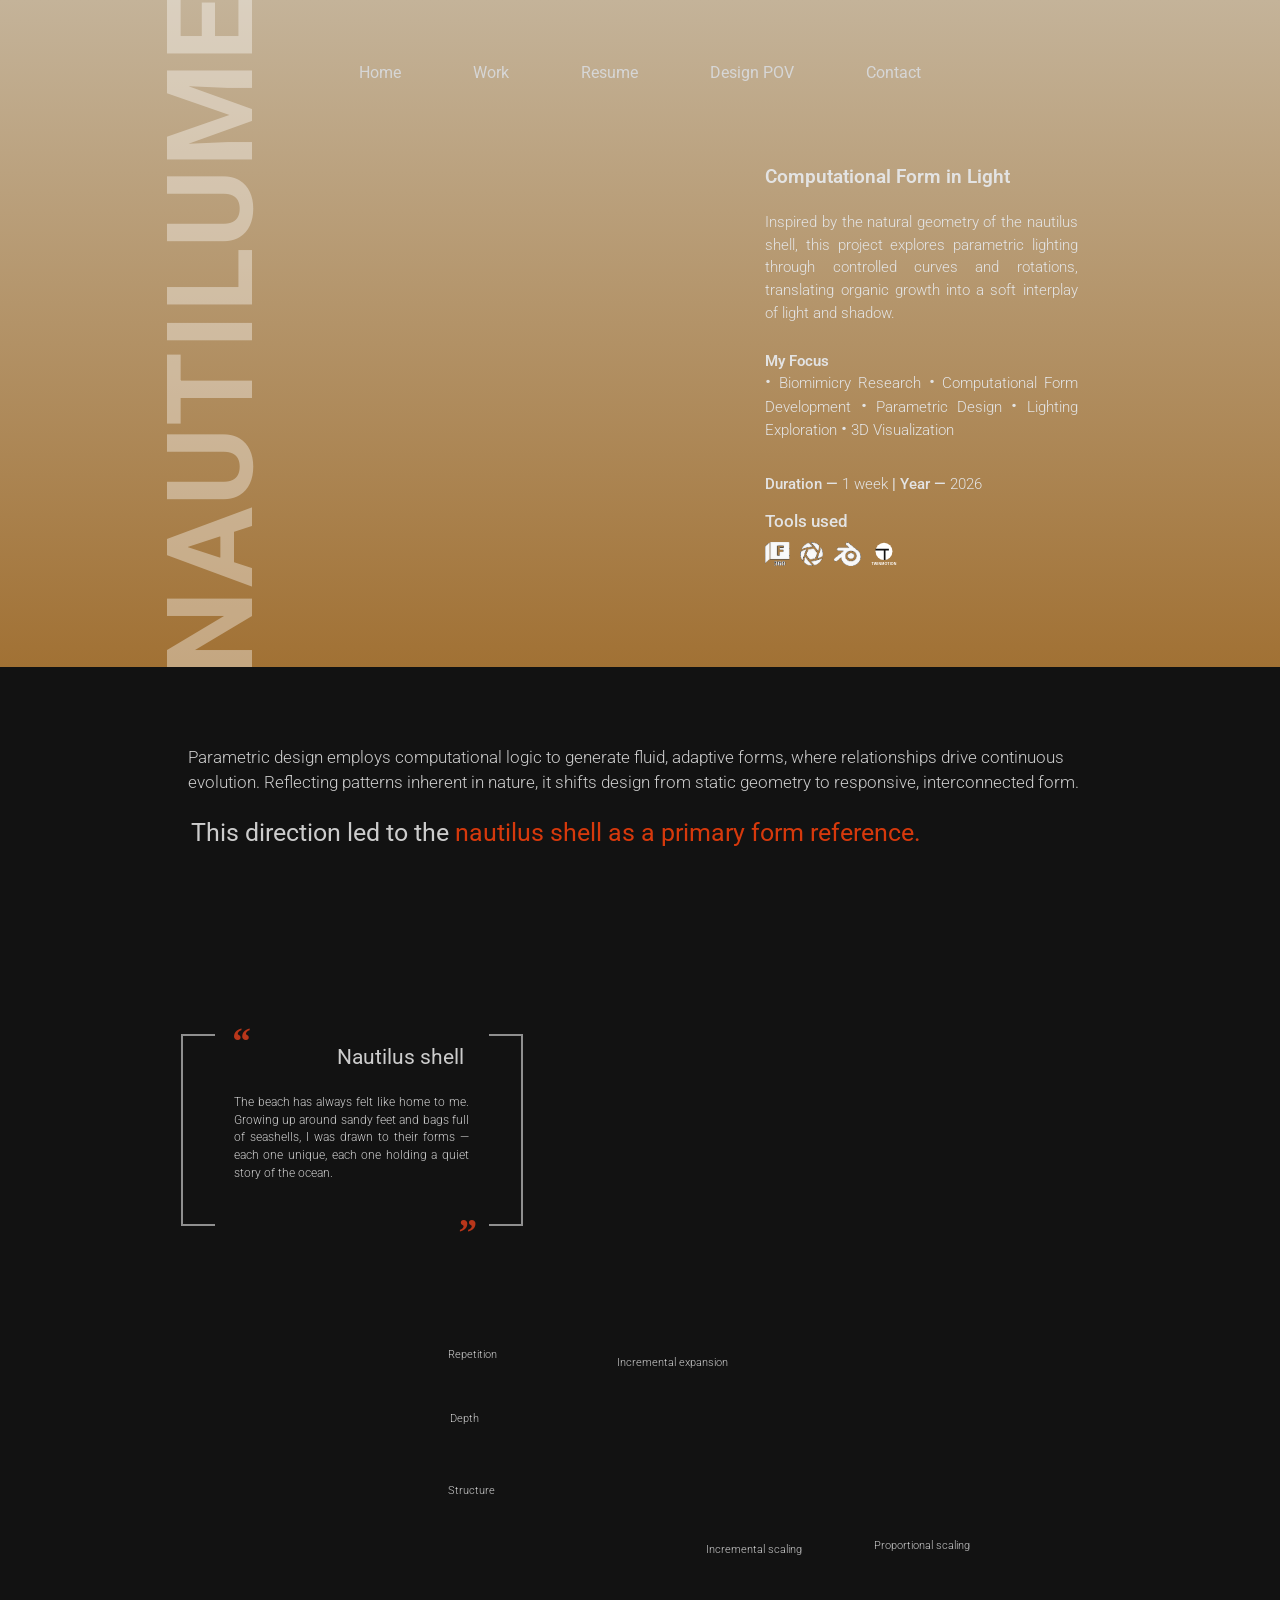
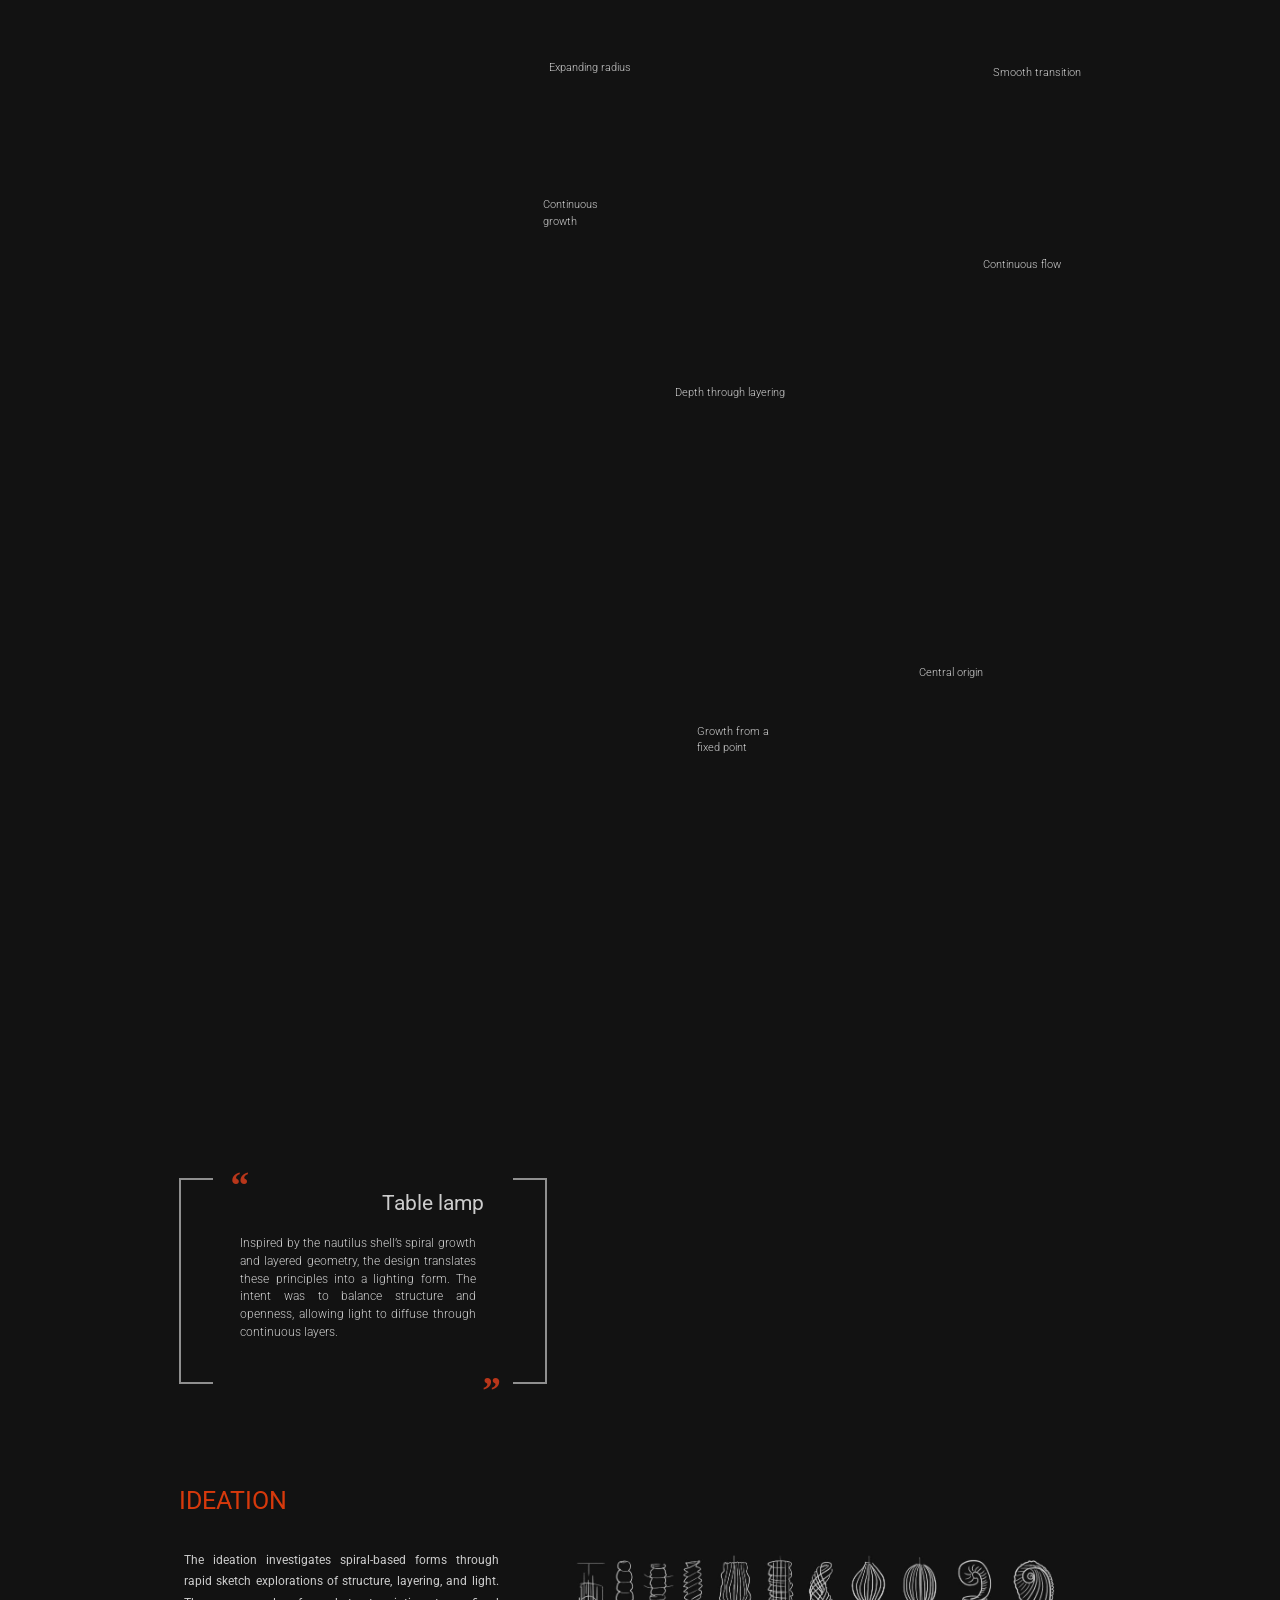
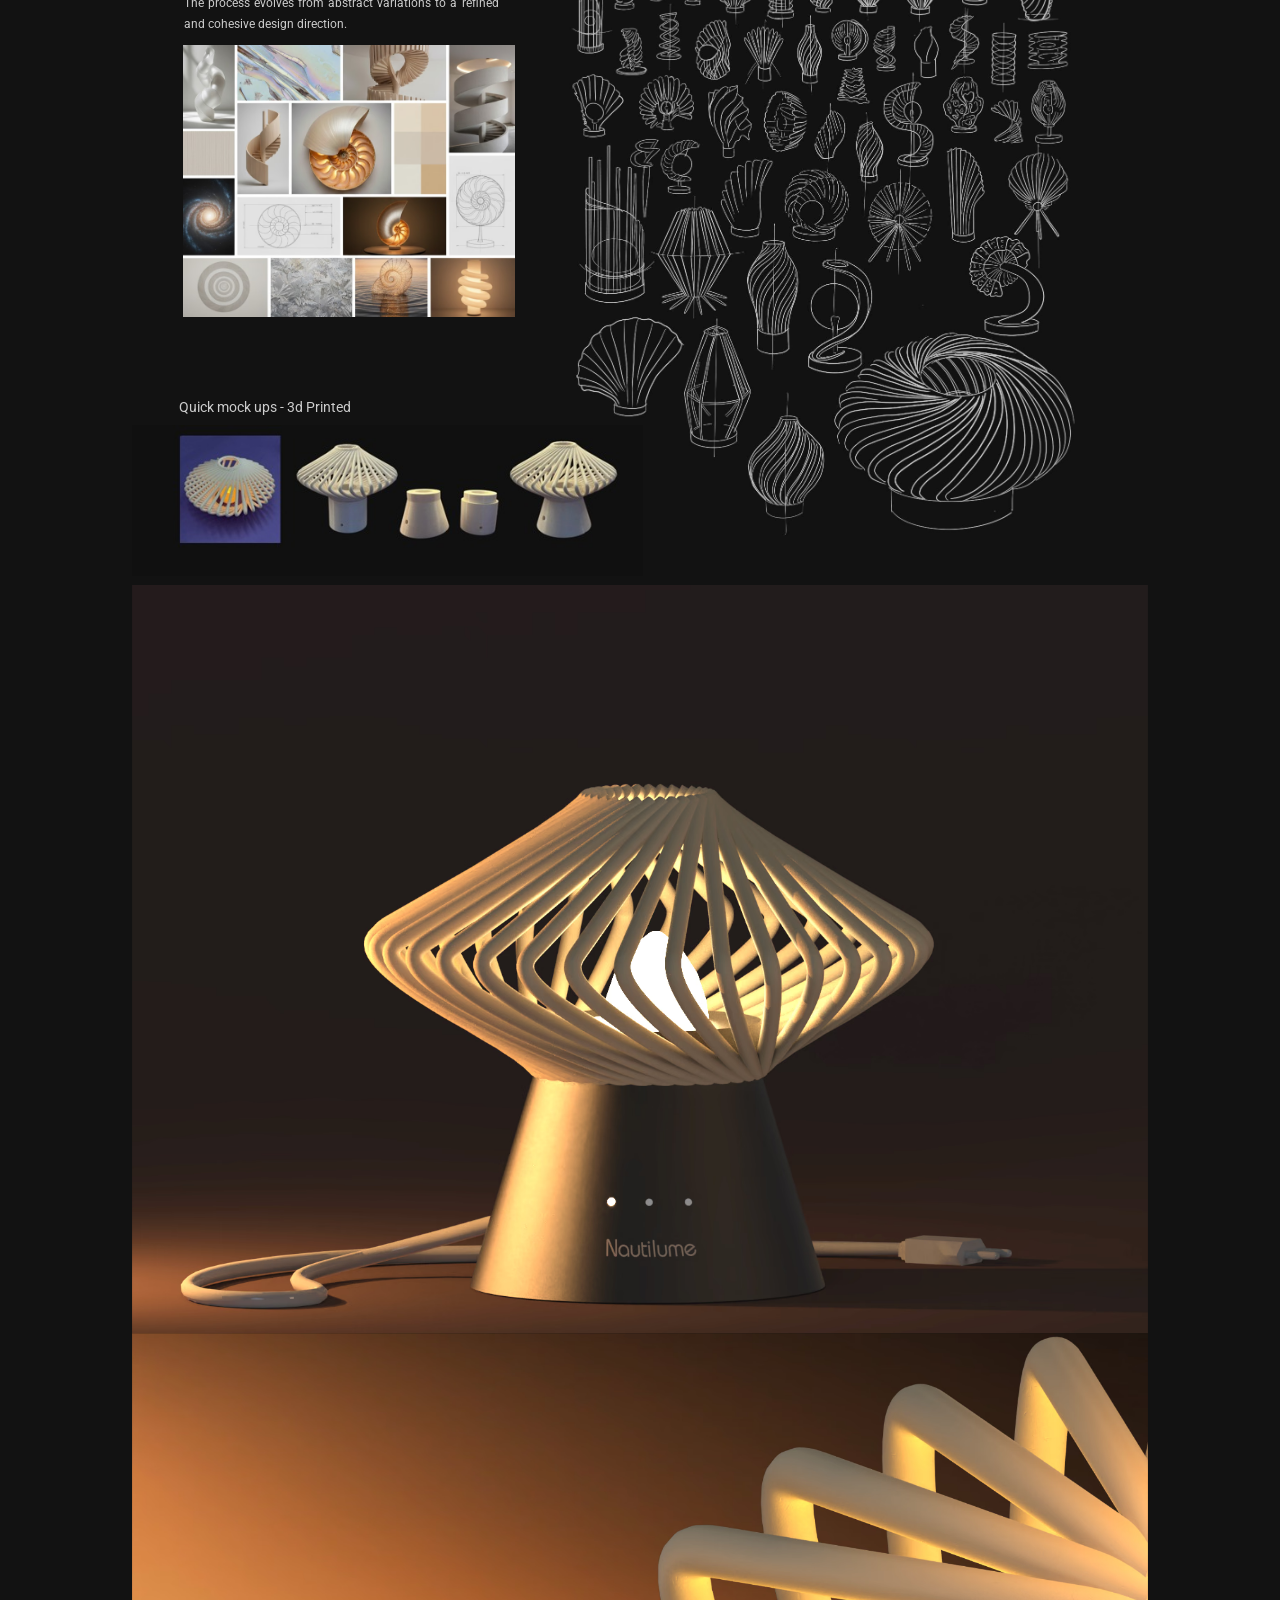
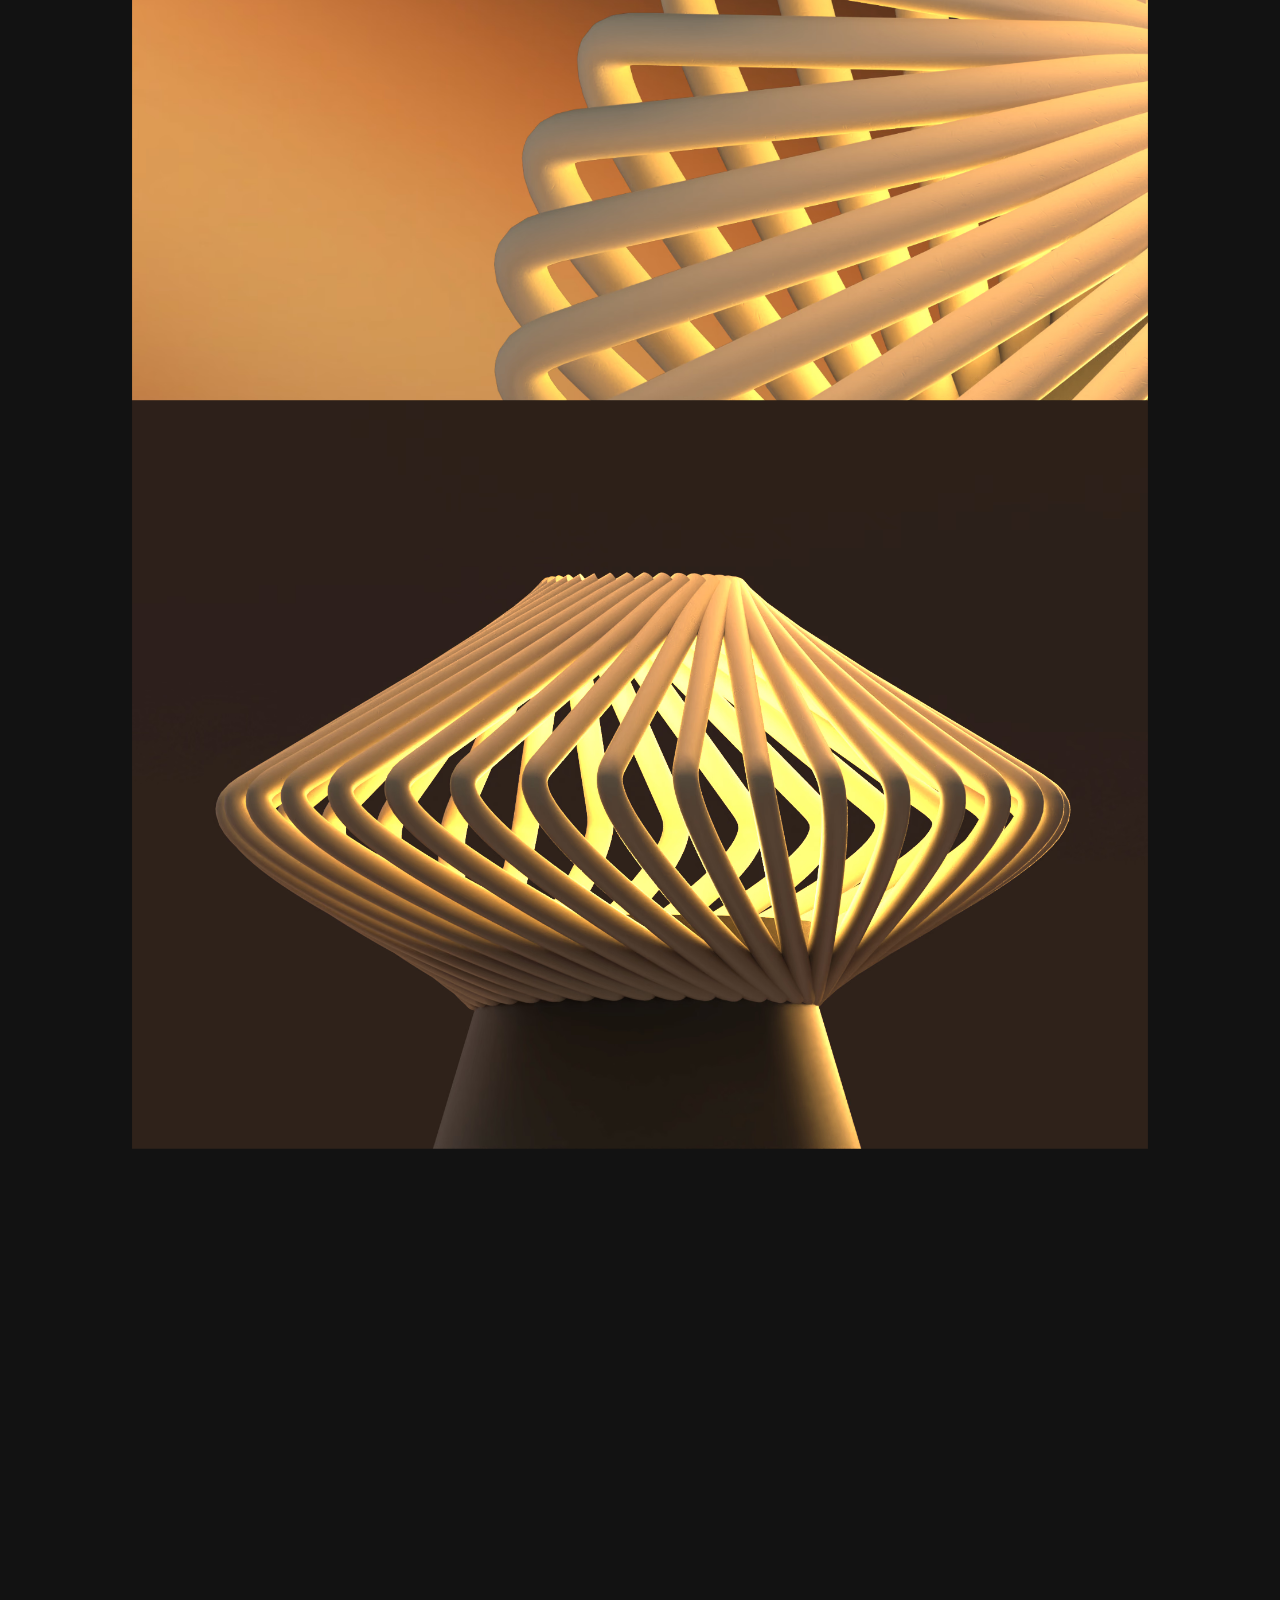
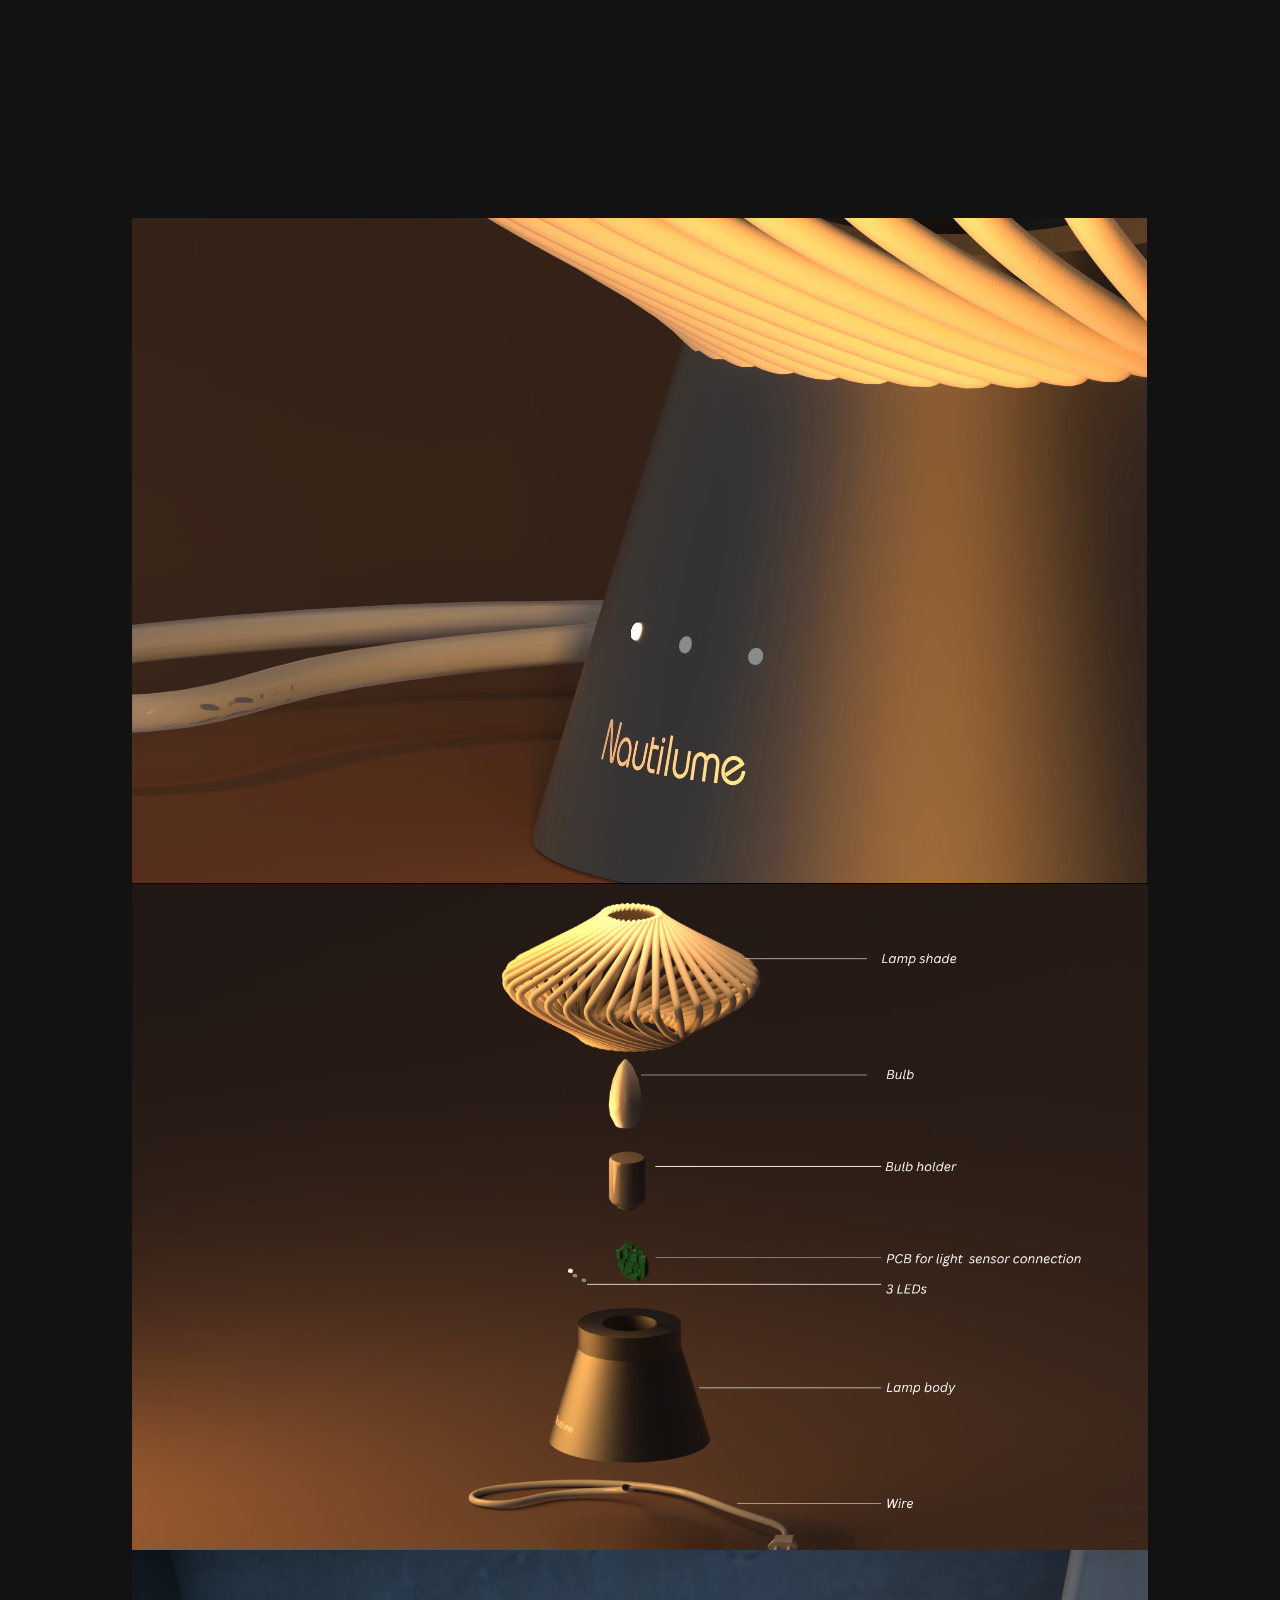
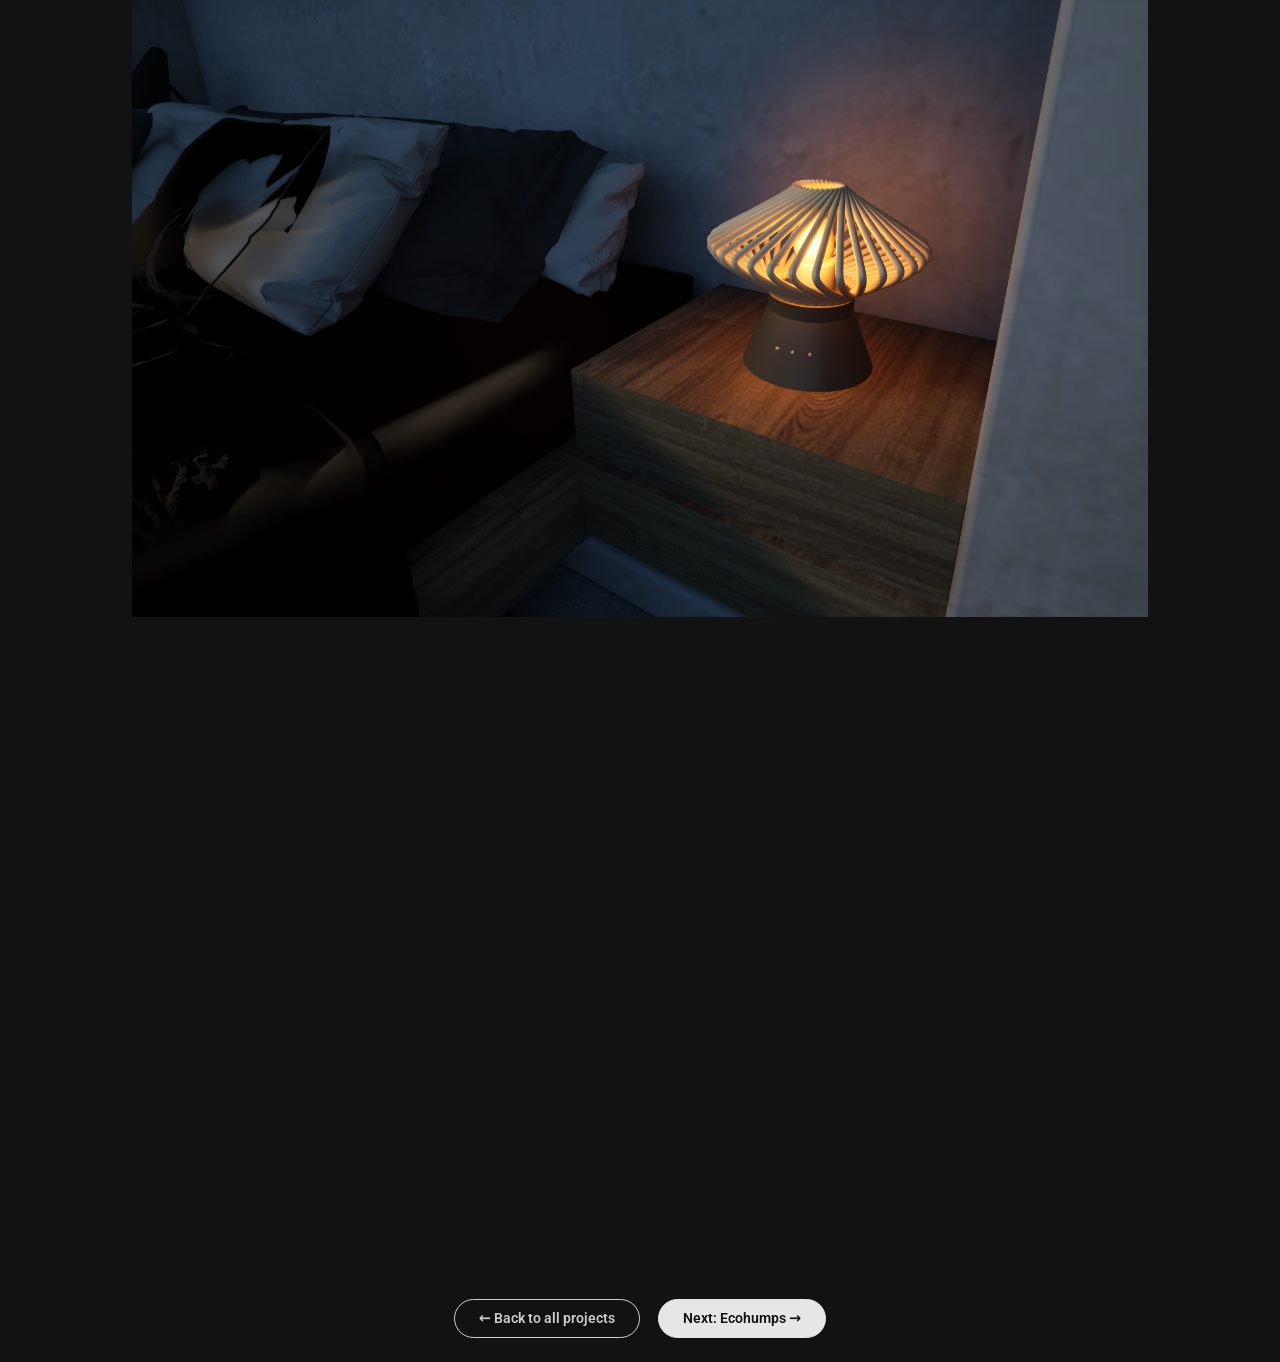
<file: nautilume.html>
<!doctype html><html lang="en"><head><meta charset="utf-8"><script>try{history.scrollRestoration="manual"}catch(e){}if(document.documentElement.clientWidth<1000)document.documentElement.classList.add("lin");</script>
<meta name="viewport" content="width=device-width,initial-scale=1">
<title>Nautilume — Nehi Modi</title><meta name="description" content="Nautilume — a project by Nehi Modi">
<link rel="stylesheet" href="style.css?v=20261106a"><link rel="stylesheet" href="project.css?v=20261106a"></head><body class="projpage">
<nav class="top"><a href="index.html">Home</a><a href="work.html">Work</a><a href="resume.pdf" target=_blank rel=noopener>Resume</a><a href="design-pov.html">Design POV</a><a href="index.html#contact">Contact</a></nav>
<main class="pc" style="--H:11059px;--hero:788px">
<div class="band" style="--y:0px;--h:788px;background:linear-gradient(rgb(196,179,153) 0%,rgb(161,113,52) 100%)"></div>
<div class="vclip"><div class="vt" style="left:-468px;top:317px;width:1436px;height:154px;font-size:140px;letter-spacing:2.8px;color:rgba(255,255,255,0.38);transform:rotate(-90deg)">NAUTILUME</div></div>
<i class="qbox" style="--x:214px;--y:1221px;--w:404px;--h:227px"><b class="q1">“</b><b class="q2">”</b></i><i class="qbox" style="--x:212px;--y:3281px;--w:434px;--h:244px"><b class="q1">“</b><b class="q2">”</b></i>
<img class="dsk el i" src="p/zDjbsJg71IBJVqKNll4PcUJI.avif" data-msrc="p/m/zDjbsJg71IBJVqKNll4PcUJI.webp" alt="" decoding="async" onerror="this.classList.add('missing')" style="--x:285px;--y:1334px;--w:1326px;--h:746px;--clip:inset(0px 255px 0px 0px);--ar:1071/746;--op:0.0% 50.0%"><img class="dsk el i" src="p/naut_diagrams_a.png" data-msrc="p/m/naut_diagrams_a.webp" alt="" decoding="async" onerror="this.classList.add('missing')" style="--x:243px;--y:1416px;--w:927px;--h:953px"><img class="dsk el i" src="p/NjOLKzwkPWH7cxerbeOToGflU.avif" data-msrc="p/m/NjOLKzwkPWH7cxerbeOToGflU.webp" alt="" decoding="async" onerror="this.classList.add('missing')" style="--x:-236px;--y:1293px;--w:1265px;--h:712px;--clip:inset(0px 0px 0px 392px);--ar:873/712;--op:100.0% 50.0%"><img class="dsk el i" src="p/18YDIUXCdoGayOnxwiaMeAMdig.avif" data-msrc="p/m/18YDIUXCdoGayOnxwiaMeAMdig.webp" alt="" decoding="async" onerror="this.classList.add('missing')" style="--x:232px;--y:2007px;--w:1235px;--h:695px;--clip:inset(0px 111px 213px 0px);--ar:1124/482;--op:0.0% 0.0%"><div class="dsk el t" style="--x:529px;--y:1591px;--w:72px;font-size:13px;--fs0:13px;--mfs:13.0px;line-height:19.5px;font-weight:300;color:#cccccc;text-align:left;white-space:nowrap">Repetition</div><div class="dsk el t" style="--x:729px;--y:1601px;--w:144px;font-size:13px;--fs0:13px;--mfs:13.0px;line-height:19.5px;font-weight:300;color:#cccccc;text-align:left;white-space:nowrap">Incremental expansion</div><div class="dsk el t" style="--x:531px;--y:1667px;--w:72px;font-size:13px;--fs0:13px;--mfs:13.0px;line-height:19.5px;font-weight:300;color:#cccccc;text-align:left;white-space:nowrap">Depth</div><div class="dsk el t" style="--x:529px;--y:1752px;--w:72px;font-size:13px;--fs0:13px;--mfs:13.0px;line-height:19.5px;font-weight:300;color:#cccccc;text-align:left;white-space:nowrap">Structure</div><div class="dsk el t" style="--x:1032px;--y:1817px;--w:129px;font-size:13px;--fs0:13px;--mfs:13.0px;line-height:19.5px;font-weight:300;color:#cccccc;text-align:left;white-space:nowrap">Proportional scaling</div><div class="dsk el t" style="--x:834px;--y:1822px;--w:122px;font-size:13px;--fs0:13px;--mfs:13.0px;line-height:19.5px;font-weight:300;color:#cccccc;text-align:left;white-space:nowrap">Incremental scaling</div><div class="dsk el t" style="--x:648px;--y:1961px;--w:129px;font-size:13px;--fs0:13px;--mfs:13.0px;line-height:19.5px;font-weight:300;color:#cccccc;text-align:left;white-space:nowrap">Expanding radius</div><div class="dsk el t" style="--x:1173px;--y:1967px;--w:113px;font-size:13px;--fs0:13px;--mfs:13.0px;line-height:19.5px;font-weight:300;color:#cccccc;text-align:left;white-space:nowrap">Smooth transition</div><div class="dsk el t" style="--x:641px;--y:2123px;--w:89px;font-size:13px;--fs0:13px;--mfs:13.0px;line-height:19.5px;font-weight:300;color:#cccccc;text-align:left">Continuous growth</div><img class="dsk el i big" src="p/XrHAIIo6m7ehfDaSDQhAP7crIzQ.avif" data-msrc="p/m/XrHAIIo6m7ehfDaSDQhAP7crIzQ.webp" alt="" decoding="async" onerror="this.classList.add('missing')" style="--x:87px;--y:2167px;--w:2005px;--h:1128px;--clip:inset(322px 736px 0px 69px);--ar:1200/806;--op:8.6% 100.0%"><div class="dsk el t" style="--x:1161px;--y:2194px;--w:113px;font-size:13px;--fs0:13px;--mfs:13.0px;line-height:19.5px;font-weight:300;color:#cccccc;text-align:left;white-space:nowrap">Continuous flow</div><div class="dsk el t" style="--x:797px;--y:2345px;--w:129px;font-size:13px;--fs0:13px;--mfs:13.0px;line-height:19.5px;font-weight:300;color:#cccccc;text-align:left;white-space:nowrap">Depth through layering</div><img class="dsk el i" src="p/naut_diagrams_b.png" data-msrc="p/m/naut_diagrams_b.webp" alt="" decoding="async" onerror="this.classList.add('missing')" style="--x:630px;--y:2595px;--w:352px;--h:617px"><div class="dsk el t" style="--x:1085px;--y:2676px;--w:129px;font-size:13px;--fs0:13px;--mfs:13.0px;line-height:19.5px;font-weight:300;color:#cccccc;text-align:left;white-space:nowrap">Central origin</div><div class="dsk el t" style="--x:823px;--y:2745px;--w:104px;font-size:13px;--fs0:13px;--mfs:13.0px;line-height:19.5px;font-weight:300;color:#cccccc;text-align:left">Growth from a fixed point</div><img class="dsk el i" src="p/uGCDwyp2n5wR2a4UIqSL6R8KMg.avif" data-msrc="p/m/uGCDwyp2n5wR2a4UIqSL6R8KMg.webp" alt="" decoding="async" onerror="this.classList.add('missing')" style="--x:15px;--y:3002px;--w:1281px;--h:721px;--clip:inset(0px 0px 136px 141px);--ar:1140/585;--op:100.0% 0.0%"><div class="xs x0"><div class="xr"><div class="xi" style="--g:0px"><div class="xl" style="--pw:100%"><img data-hero class="el i" src="p/tl8pNdlzF7ou3kSAzbA1K6dY4Y.avif" data-msrc="p/m/tl8pNdlzF7ou3kSAzbA1K6dY4Y.webp" alt="" decoding="async" onerror="this.classList.add('missing')" style="--x:97px;--y:190px;--w:1010px;--h:598px;--clip:inset(0px 0px 0px 59px);--ar:951/598;--op:100.0% 50.0%"></div></div><div class="xi" style="--g:16px"><div class="xr"><div class="xi" style="--g:14px"><div class="el t" style="--x:904px;--y:196px;--w:369px;font-size:22px;--fs0:22px;--mfs:19px;line-height:26.4px;font-weight:600;color:#e3e3e3;text-align:justify;white-space:nowrap">Computational Form in Light</div></div><div class="xi" style="--g:14px"><div class="el t" style="--x:904px;--y:249px;--w:369px;font-size:18px;--fs0:18px;--mfs:17px;line-height:27px;font-weight:300;color:#e3e3e3;text-align:justify">Inspired by the natural geometry of the nautilus shell, this project explores parametric lighting through controlled curves and rotations, translating organic growth into a soft interplay of light and shadow.</div></div><div class="xi" style="--g:14px"><div class="xr"><div class="xi" style="--g:14px"><div class="el t" style="--x:904px;--y:416px;--w:369px;font-size:18px;--fs0:18px;--mfs:17px;line-height:21.6px;font-weight:600;color:#e3e3e3;text-align:justify;white-space:nowrap">My Focus</div></div><div class="xi" style="--g:14px"><div class="el t" style="--x:904px;--y:438px;--w:369px;font-size:18px;--fs0:18px;--mfs:17px;line-height:27px;font-weight:300;color:#e3e3e3;text-align:justify"><span style="font-weight:900;font-size:22px">· </span>Biomimicry Research <span style="font-weight:900;font-size:22px">·</span> Computational Form Development <span style="font-weight:900;font-size:22px">·</span> Parametric Design <span style="font-weight:900;font-size:22px">·</span> Lighting Exploration <span style="font-weight:900;font-size:22px">·</span> 3D Visualization</div></div></div></div><div class="xi" style="--g:14px"><div class="el t" style="--x:904px;--y:561px;--w:369px;font-size:18px;--fs0:18px;--mfs:17px;line-height:21.6px;font-weight:500;color:#e3e3e3;text-align:justify;white-space:nowrap">Duration — <span style="font-weight:300">1 week</span> | Year — <span style="font-weight:300">2026</span></div></div><div class="xi" style="--g:14px"><div class="xr"><div class="xi" style="--g:14px"><div class="el t" style="--x:904px;--y:604px;--w:369px;font-size:20px;--fs0:20px;--mfs:18px;line-height:24px;font-weight:500;color:#e3e3e3;text-align:justify;white-space:nowrap">Tools used</div></div><div class="xi" style="--g:14px"><div class="el tools" style="--x:904px;--y:640px;--w:160px;--h:28px"><img src="p/tool-f360.png" alt="f360" title="f360"><img src="p/tool-keyshot.png" alt="keyshot" title="keyshot"><img src="p/tool-blender.png" alt="blender" title="blender"><img src="p/tool-twinmotion.svg" alt="twinmotion" title="twinmotion"></div></div></div></div></div></div></div></div><div class="xs"><div class="xr"><div class="xi" style="--g:14px"><div class="el t" style="--x:222px;--y:880px;--w:1068px;font-size:20px;--fs0:20px;--mfs:18px;line-height:30px;font-weight:300;color:#cccccc;text-align:left">Parametric design employs computational logic to generate fluid, adaptive forms, where relationships drive continuous evolution. Reflecting patterns inherent in nature, it shifts design from static geometry to responsive, interconnected form.</div></div><div class="xi" style="--g:14px"><div class="xr"><div class="xi" style="--g:0px"><div class="xl" style="--pw:100%"><img class="el i" src="p/78QVCRfz3FhCoDilO3i3sY4DMI.avif" data-msrc="p/m/78QVCRfz3FhCoDilO3i3sY4DMI.webp" alt="" decoding="async" onerror="this.classList.add('missing')" style="--x:309px;--y:936px;--w:1077px;--h:606px;--clip:inset(114px 30px 0px 0px);--ar:1047/492;--op:0.0% 100.0%"></div></div><div class="xi" style="--g:16px"><div class="el t" style="--x:226px;--y:960px;--w:1012px;font-size:30px;--fs0:30px;--mfs:23px;line-height:45px;font-weight:400;color:#d6390c;text-align:left;white-space:nowrap"><span style="color:#cccccc">This direction led to the </span>nautilus shell as a primary form reference.</div></div></div></div></div></div><div class="xs"><div class="xr"><div class="xi" style="--g:14px"><div class="el t" style="--x:398px;--y:1230px;--w:164px;font-size:25px;--fs0:25px;--mfs:20px;line-height:37.5px;font-weight:400;color:#cccccc;text-align:left;white-space:nowrap">Nautilus shell</div></div><div class="xi" style="--g:14px"><div class="xr"><div class="xi" style="--g:8px"><div class="el t" style="--x:276px;--y:1292px;--w:278px;font-size:14px;--fs0:14px;--mfs:14.0px;line-height:21px;font-weight:300;color:#cccccc;text-align:justify">The beach has always felt like home to me. Growing up around sandy feet and bags full of seashells, I was drawn to their forms — each one unique, each one holding a quiet story of the ocean.</div></div><div class="xi" style="--g:8px"><div class="el mob"><img src="p/naut-m-a1.jpg" alt=""><img src="p/naut-m-a2.jpg" alt=""><img src="p/naut-m-a3.jpg" alt=""><img src="p/naut-m-a4.jpg" alt=""><img src="p/naut-m-a5.jpg" alt=""><img src="p/naut-m-b1.jpg" alt=""></div></div></div></div></div></div><div class="xs"><div class="xr"><div class="xi" style="--g:14px"><div class="el t" style="--x:451px;--y:3292px;--w:164px;font-size:25px;--fs0:25px;--mfs:20px;line-height:37.5px;font-weight:400;color:#cccccc;text-align:left;white-space:nowrap">Table lamp</div></div><div class="xi" style="--g:14px"><div class="el t" style="--x:284px;--y:3349px;--w:278px;font-size:14px;--fs0:14px;--mfs:14.0px;line-height:21px;font-weight:300;color:#cccccc;text-align:justify">Inspired by the nautilus shell’s spiral growth and layered geometry, the design translates these principles into a lighting form. The intent was to balance structure and openness, allowing light to diffuse through continuous layers.</div></div></div></div><div class="xs"><div class="xr"><div class="xi" style="--g:14px"><div class="el t" style="--x:212px;--y:3642px;--w:131px;font-size:30px;--fs0:30px;--mfs:23px;line-height:42px;font-weight:400;color:#d6390c;text-align:left;white-space:nowrap">IDEATION</div></div><div class="xi" style="--g:17px"><div class="xr"><div class="xi" style="--g:0px"><div class="xr"><div class="xi" style="--g:0px"><div class="mfig" style="--bx:156;--by:3723;--bw:1140;--bh:737"><div class="mfi"><img class="el i" src="p/Ngnn7d4pQA9jMqs8ULODtD3Ehr8.avif" alt="" decoding="async" onerror="this.classList.add('missing')" style="--x:660px;--y:3723px;--w:636px;--h:700px"><img class="el i" src="p/iPKFnqyslHD8intwWiaDvAwdfXw.avif" alt="" decoding="async" onerror="this.classList.add('missing')" style="--x:216px;--y:3833px;--w:392px;--h:322px"><div class="el t" style="--x:212px;--y:4249px;--w:211px;font-size:16px;--fs0:16px;--mfs:16.0px;line-height:25.6px;font-weight:400;color:#cccccc;text-align:justify;white-space:nowrap">Quick mock ups - 3d Printed</div><img class="el i" src="p/naut_mockups.jpg" alt="" decoding="async" onerror="this.classList.add('missing')" style="--x:140px;--y:4282px;--w:620px;--h:178px;--clip:inset(0px 0px 0px 16px);--ar:604/178;--op:100.0% 50.0%"></div></div></div><div class="xi" style="--g:10px"><div class="el t" style="--x:217px;--y:3721px;--w:372px;font-size:14px;--fs0:14px;--mfs:14.0px;line-height:25.2px;font-weight:400;color:#cccccc;text-align:justify">The ideation investigates spiral-based forms through rapid sketch explorations of structure, layering, and light. The process evolves from abstract variations to a refined and cohesive design direction.</div></div></div></div><div class="xi" style="--g:18px"><div class="xl" style="--pw:100%"><img class="el i big" src="p/yCDf2uUowrswzwYJB6PXLWBlvU.avif" alt="" decoding="async" onerror="this.classList.add('missing')" style="--x:-91px;--y:4290px;--w:1694px;--h:1112px;--clip:inset(181px 247px 47px 247px);--ar:1200/884;--op:50.0% 79.4%"></div></div></div></div></div></div><div class="xs"><div class="xl" style="--pw:100%"><img class="el i big" src="p/JlsnKTOz53GirB6yWz3FqwMD9s.avif" alt="" decoding="async" onerror="this.classList.add('missing')" style="--x:-46px;--y:5355px;--w:1402px;--h:789px;--clip:inset(0px 0px 1px 202px);--ar:1200/788;--op:100.0% 0.0%"></div></div><div class="xs"><div class="xl" style="--pw:100%"><img class="el i big" src="p/vYOGUX3XReJVfBvefWIdIuyhcA.avif" alt="" decoding="async" onerror="this.classList.add('missing')" style="--x:67px;--y:6122px;--w:1378px;--h:905px;--clip:inset(21px 89px 0px 89px);--ar:1200/884;--op:50.0% 100.0%"></div></div><div class="xs"><div class="xl" style="--pw:100%"><img class="el i" src="p/14G1SciHRV7Z7ipSFKd16N7mAZ0.avif" data-msrc="p/m/14G1SciHRV7Z7ipSFKd16N7mAZ0.webp" alt="" decoding="async" onerror="this.classList.add('missing')" style="--x:332px;--y:7129px;--w:1037px;--h:583px;--clip:inset(0px 13px 0px 0px);--ar:1024/583;--op:0.0% 50.0%"></div></div><div class="xs"><div class="xl" style="--pw:100%"><img class="el i" src="p/Ps9Sj0W74XD33G3gvdVaxs588.avif" alt="" decoding="async" onerror="this.classList.add('missing')" style="--x:151px;--y:7817px;--w:1204px;--h:791px;--clip:inset(0px 0px 5px 5px);--ar:1199/786;--op:100.0% 0.0%"></div></div><div class="xs"><div class="xl" style="--pw:100%"><img class="el i big" src="p/fk7uRrQafGN63GPbwEoTVy3CE4.avif" alt="" decoding="async" onerror="this.classList.add('missing')" style="--x:43px;--y:8603px;--w:1429px;--h:804px;--clip:inset(0px 116px 16px 113px);--ar:1200/788;--op:49.3% 0.0%"></div></div><div class="xs"><div class="xl" style="--pw:100%"><img class="el i big" src="p/jQ9nxd18LMbWNcEQxTLL9zGB9l0.avif" alt="" decoding="async" onerror="this.classList.add('missing')" style="--x:122px;--y:9391px;--w:1403px;--h:789px;--clip:inset(0px 169px 1px 34px);--ar:1200/788;--op:16.7% 0.0%"></div></div><div class="xs"><div class="xl" style="--pw:100%"><video class="el i" src="p/kR3SNk77rgu5WRJSl6StcS5FUI.mp4" muted loop playsinline preload="auto" data-inview style="--x:156px;--y:10180px;--w:1200px;--h:786px"></video></div></div><div class="xs"><div class="el pnav" style="--x:156px;--y:10984px;--w:1200px"><a class="btn2" href="work.html">← Back to all projects</a><a class="btn2 next" href="ecohumps.html">Next: Ecohumps →</a></div></div>
</main>
<script src="main.js?v=20261106a"></script><script src="project.js?v=20261106a"></script></body></html>
</file>
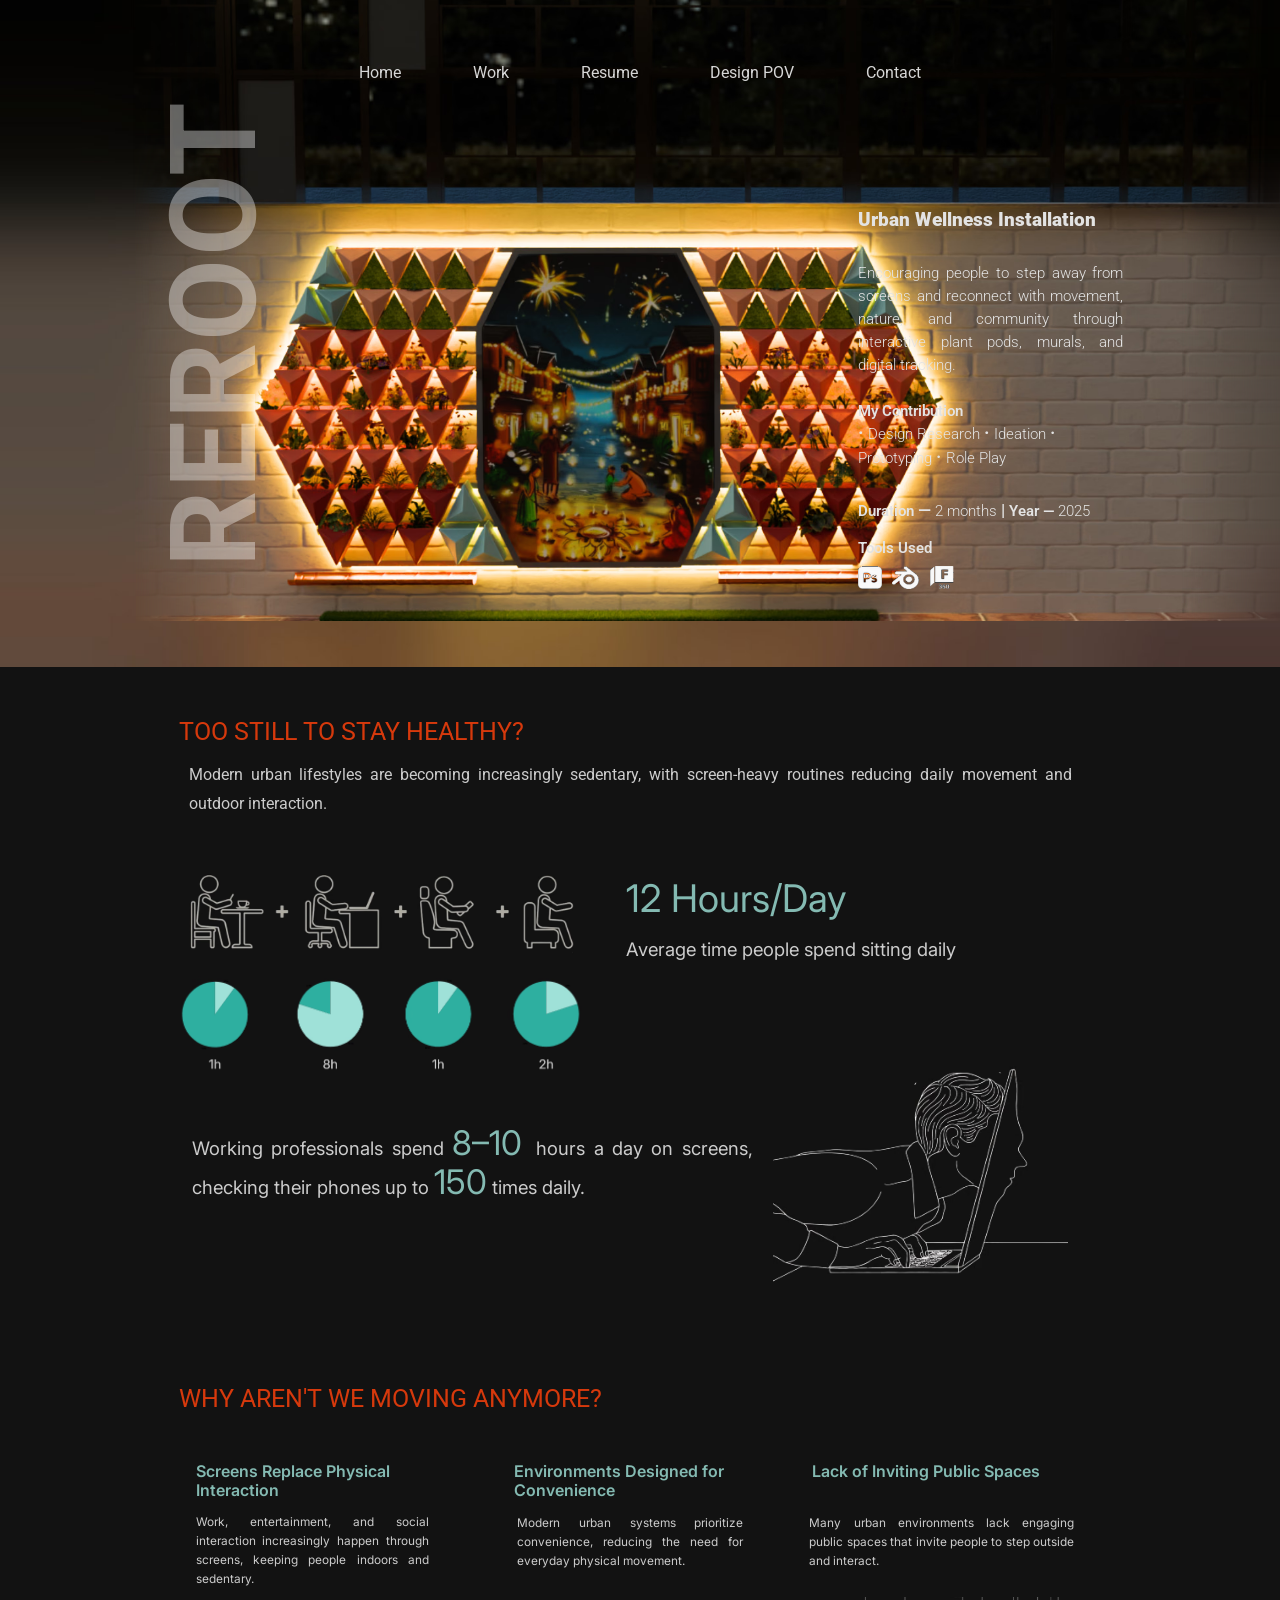
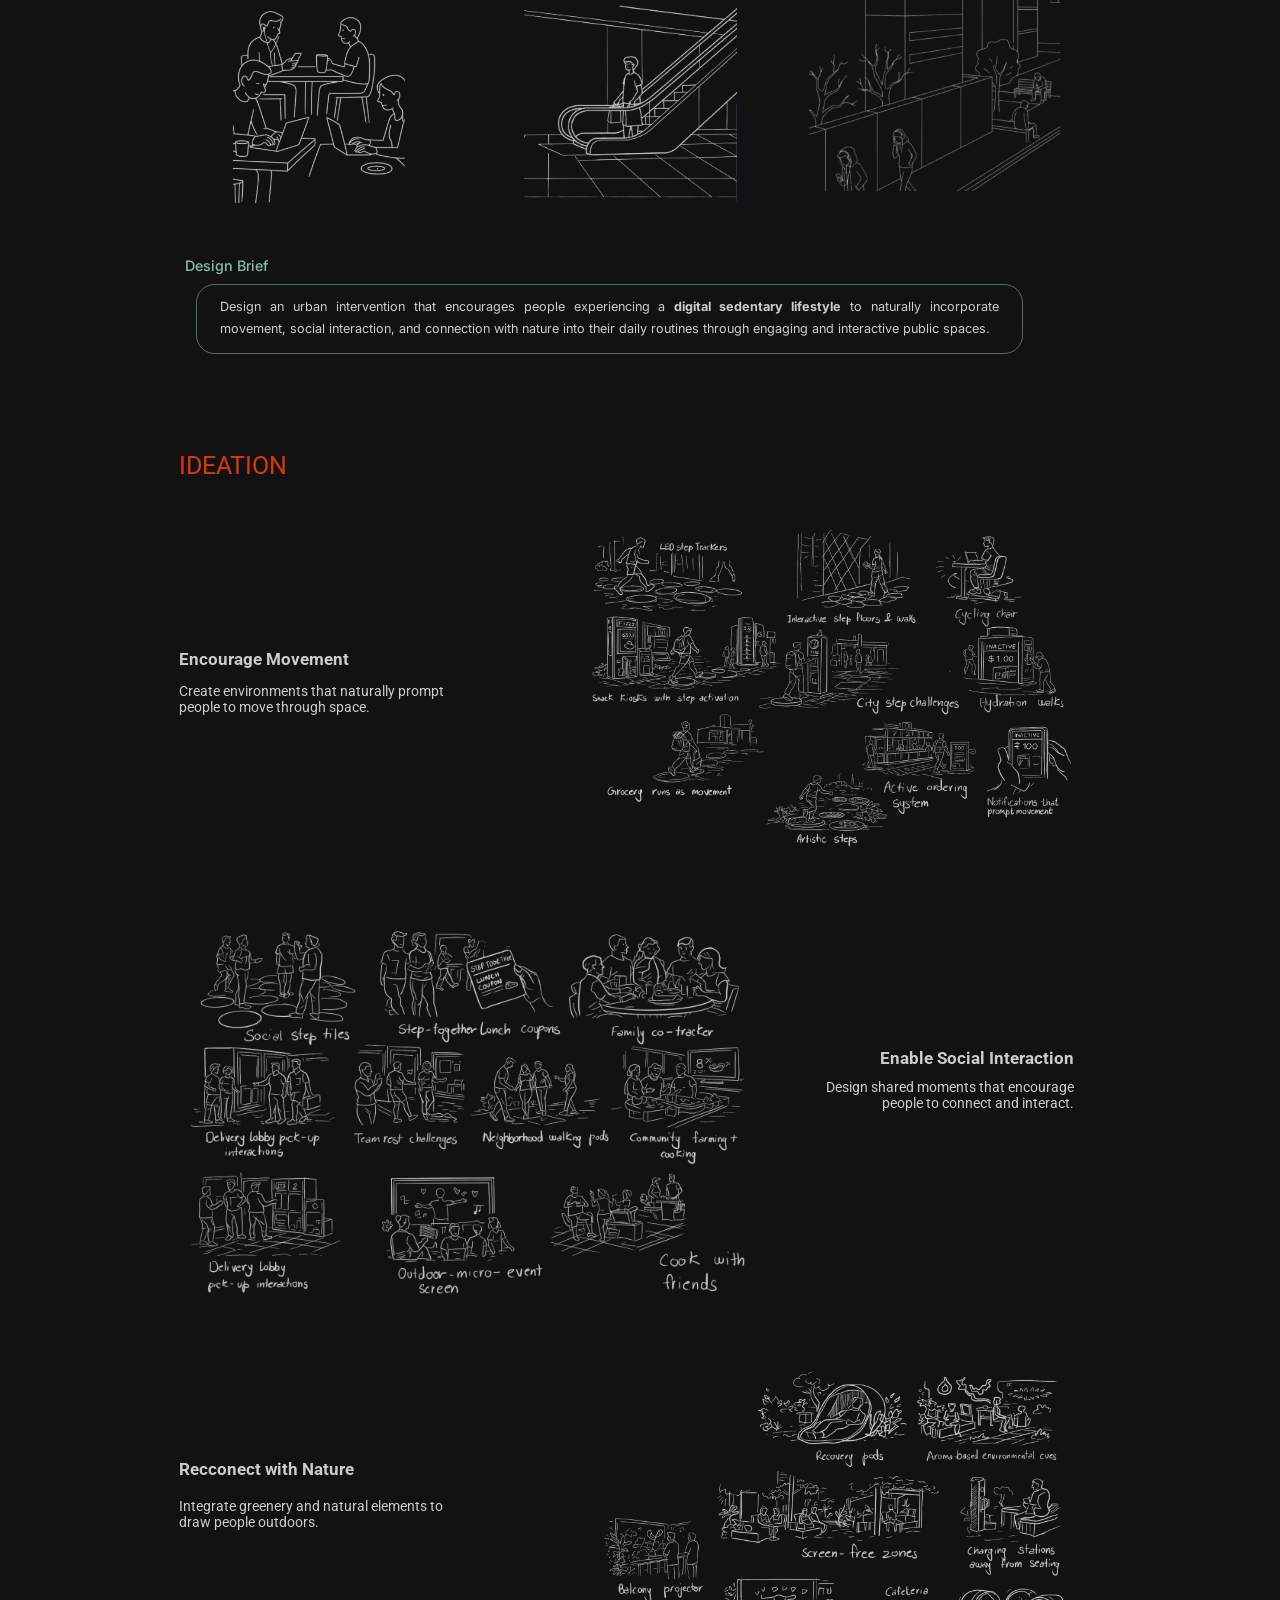
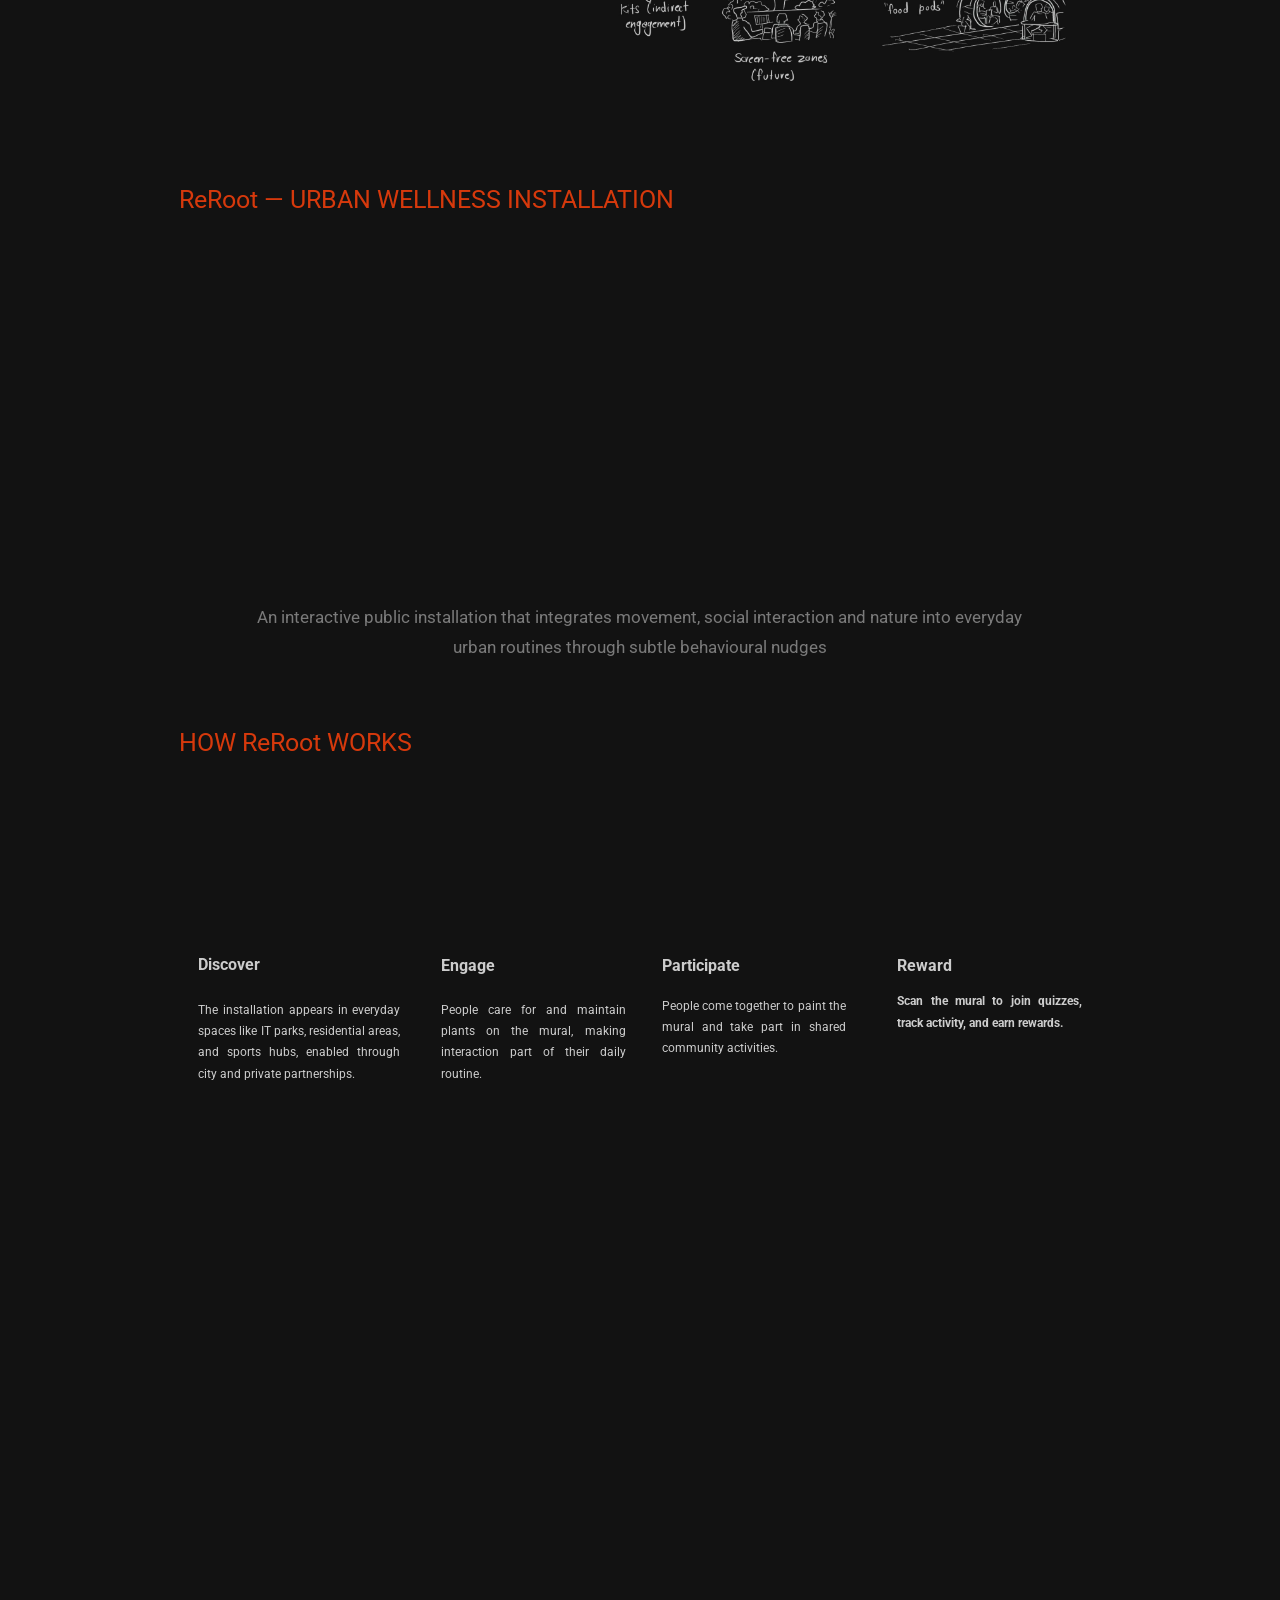
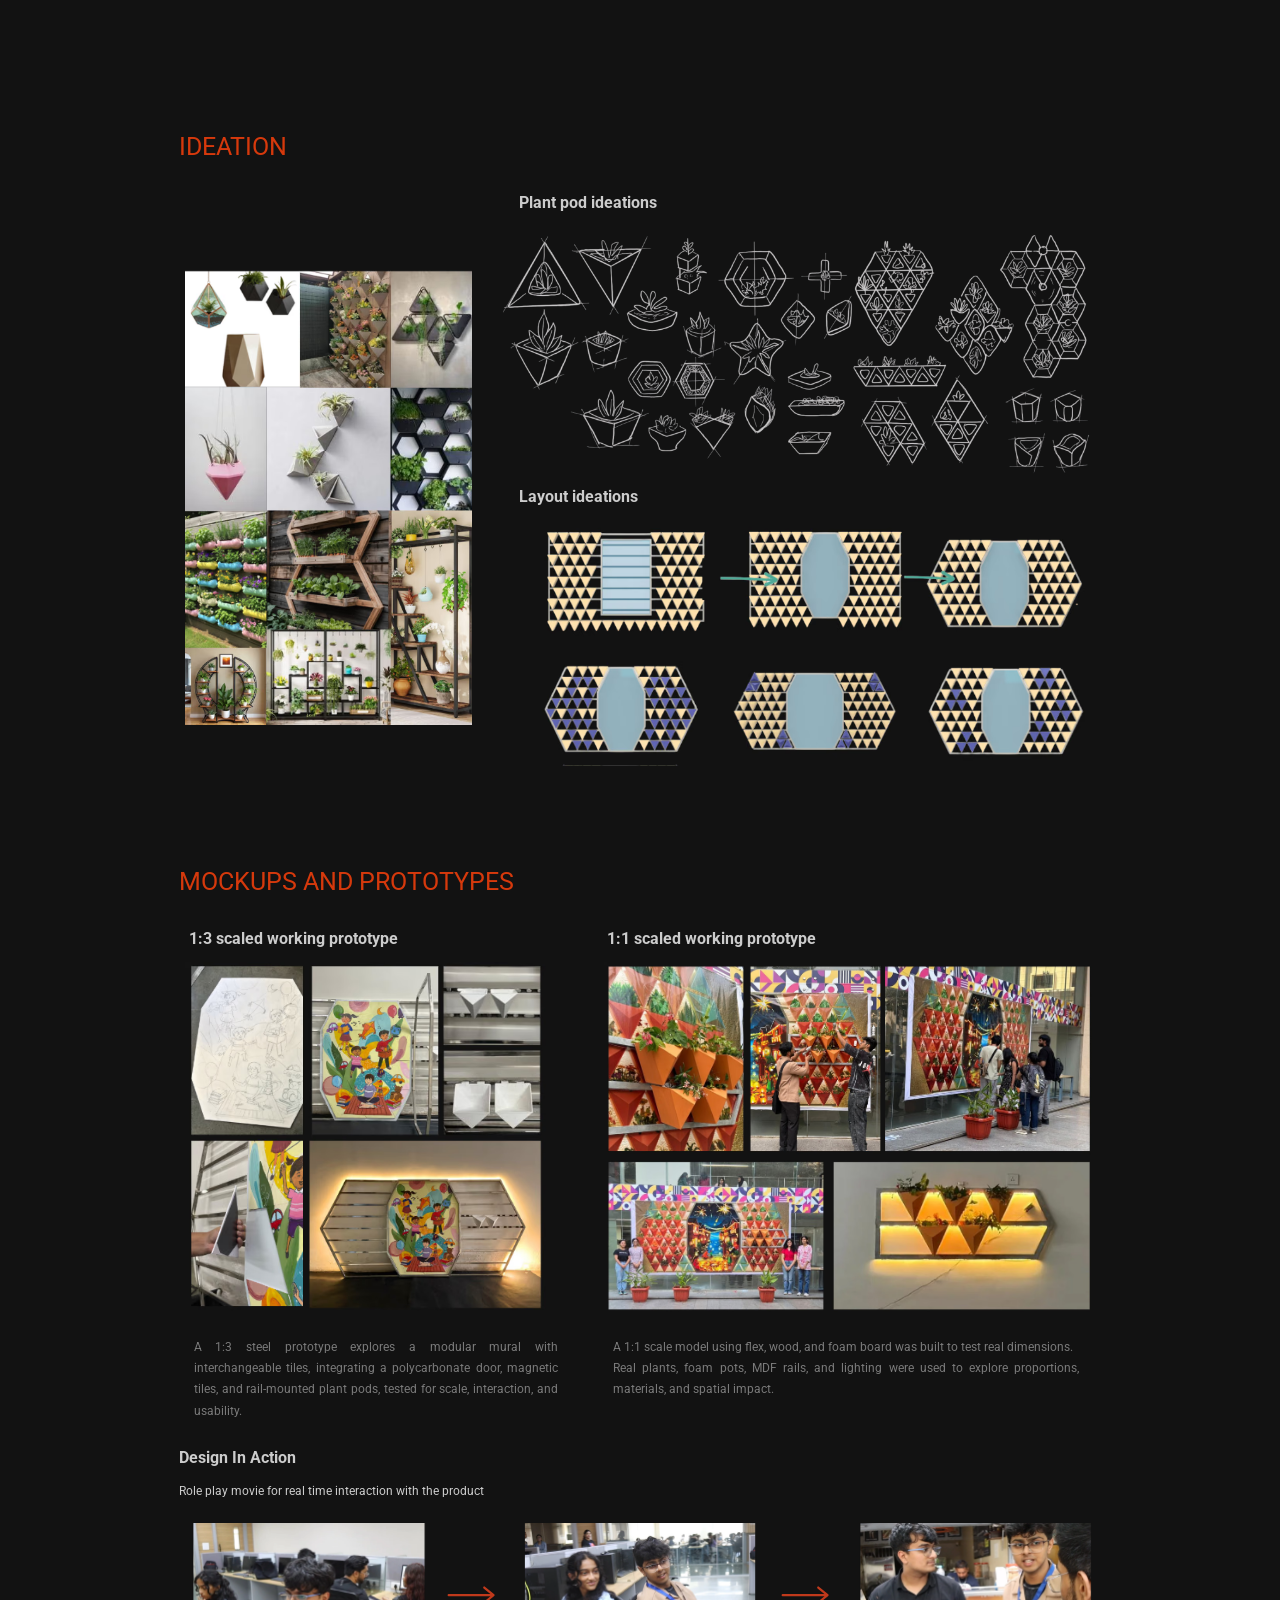
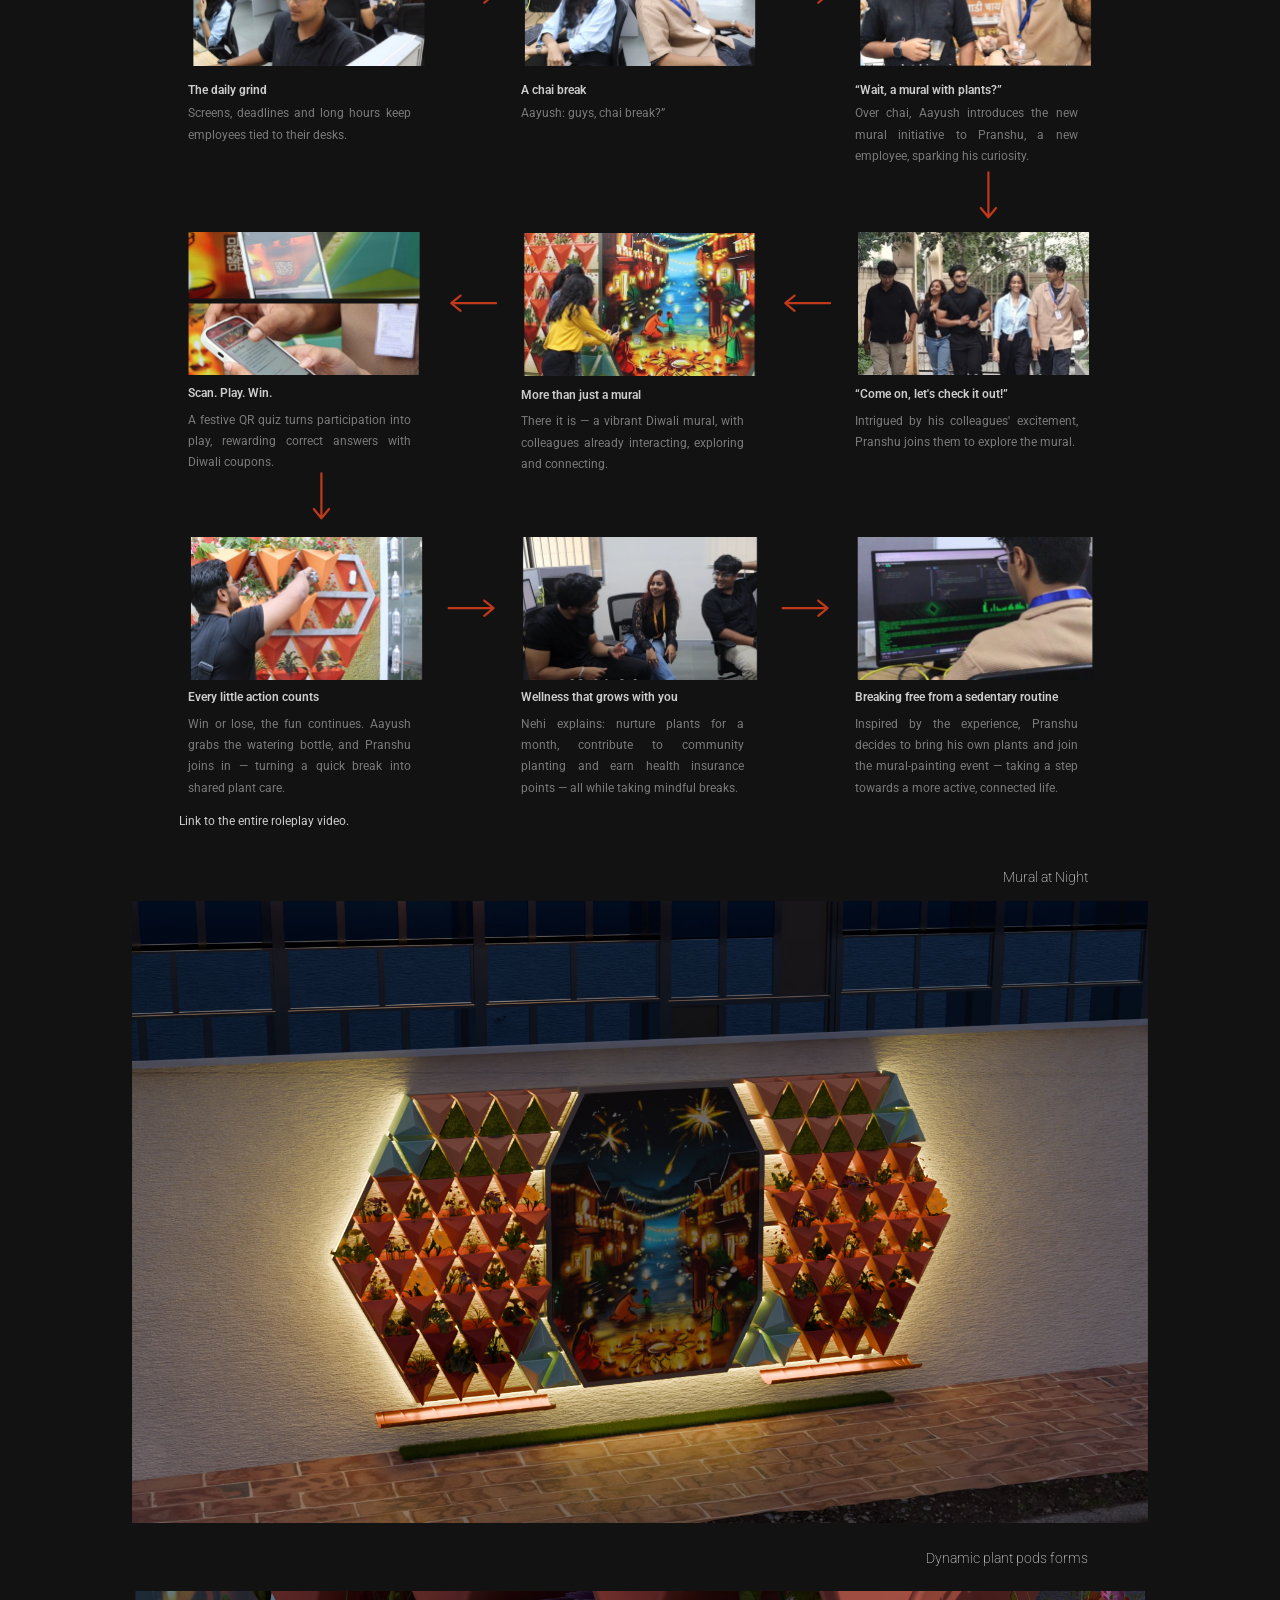
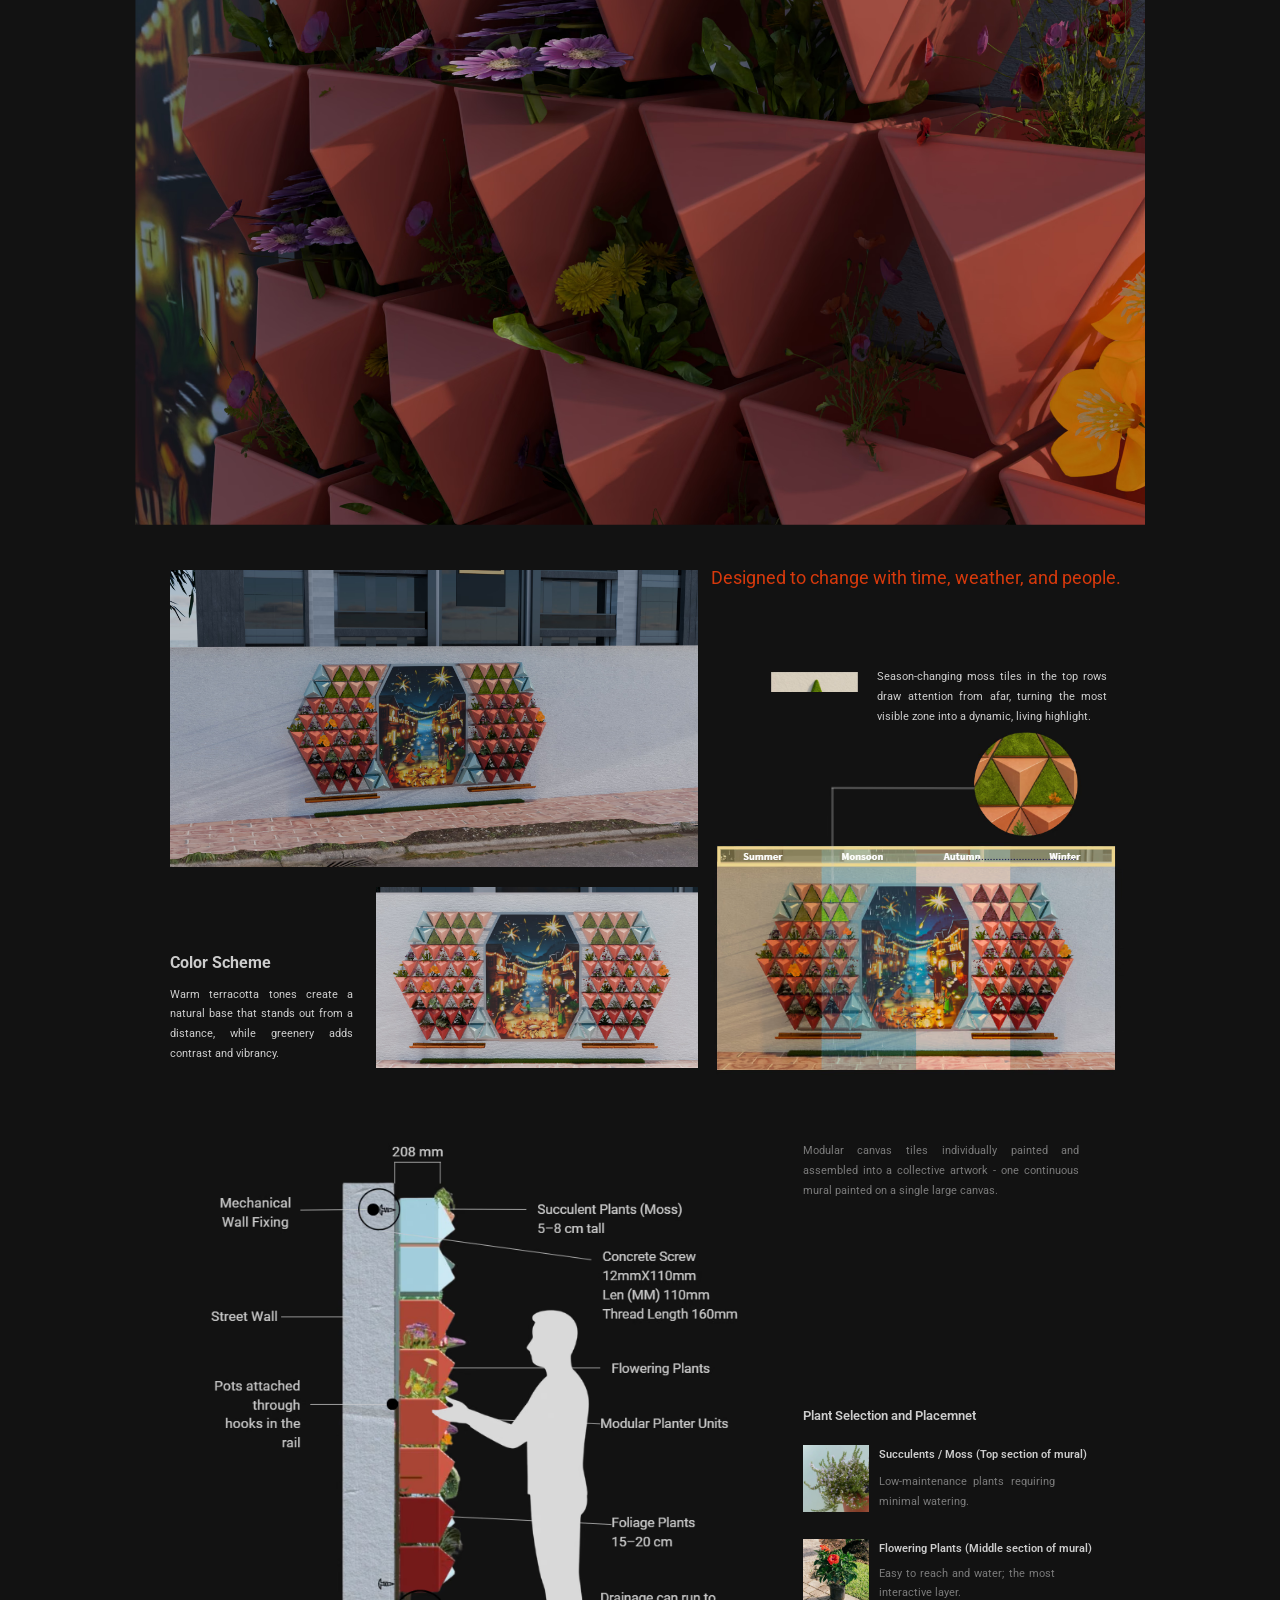
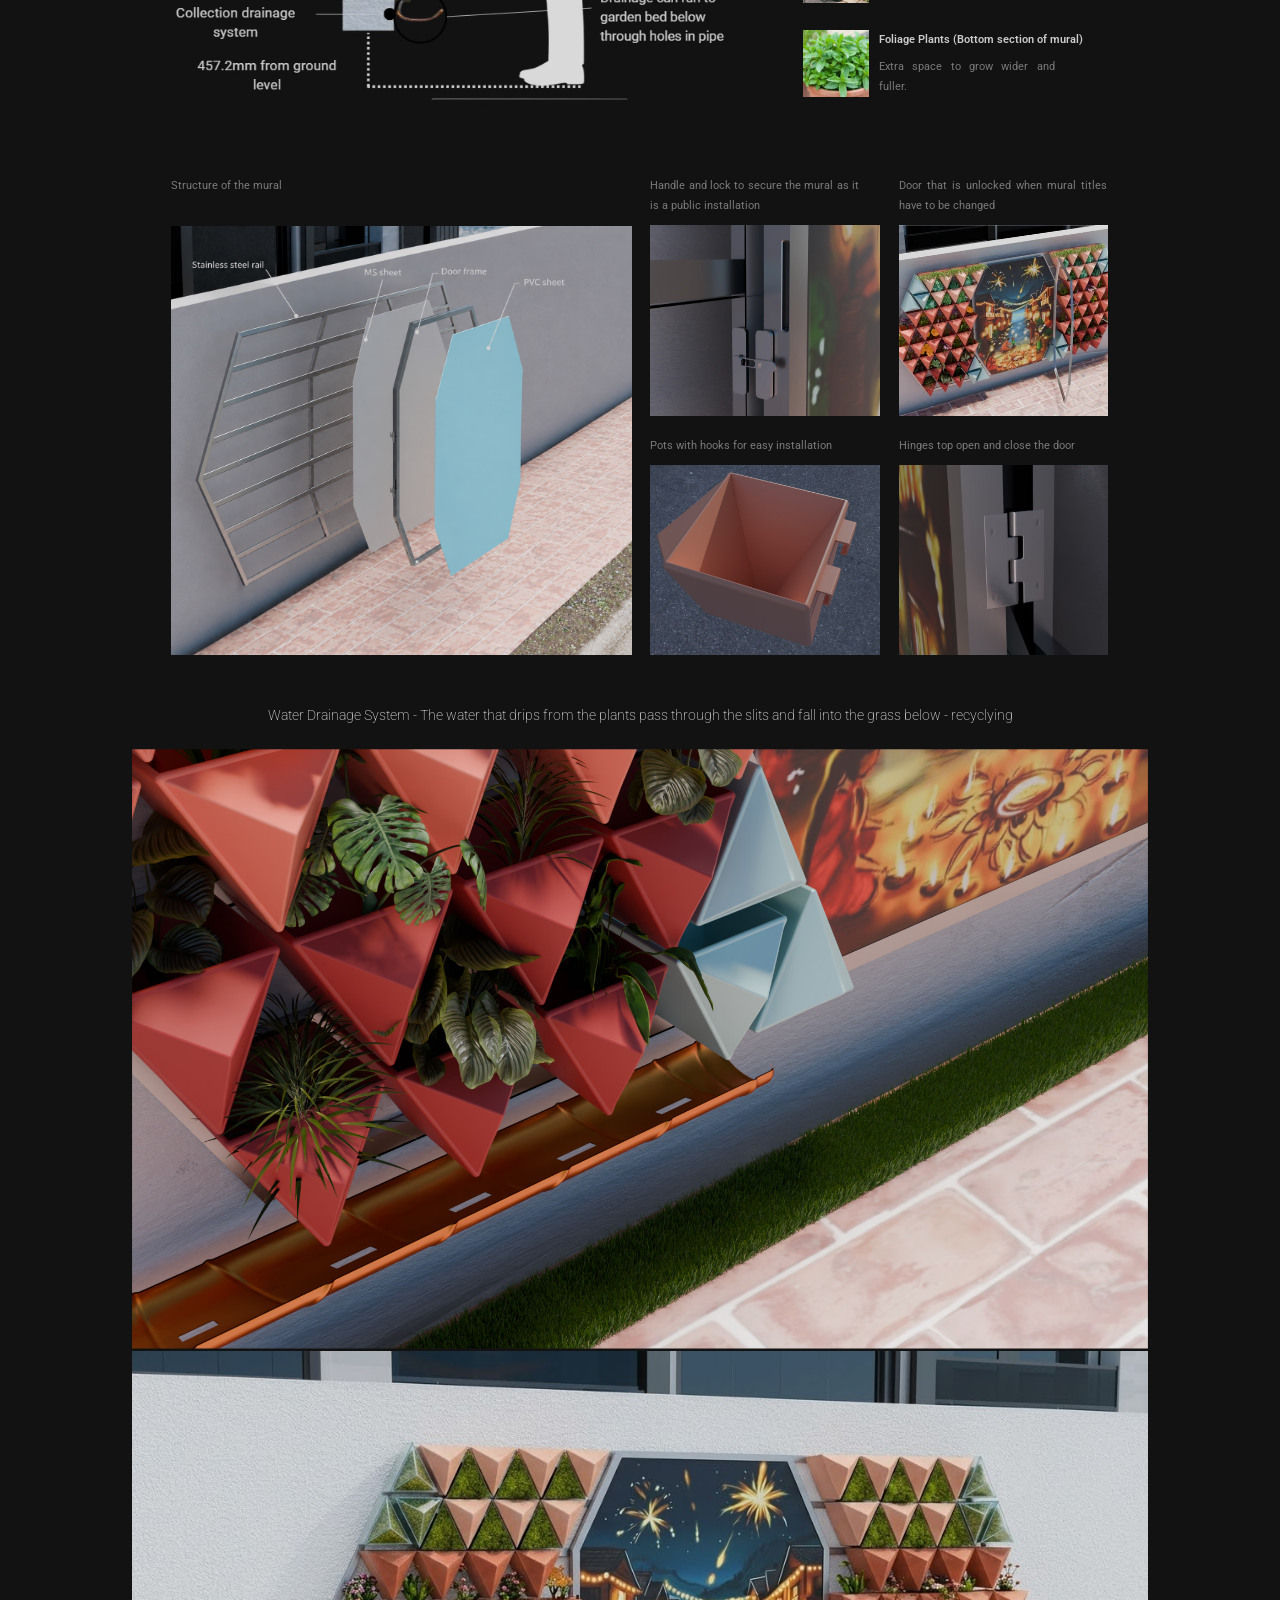
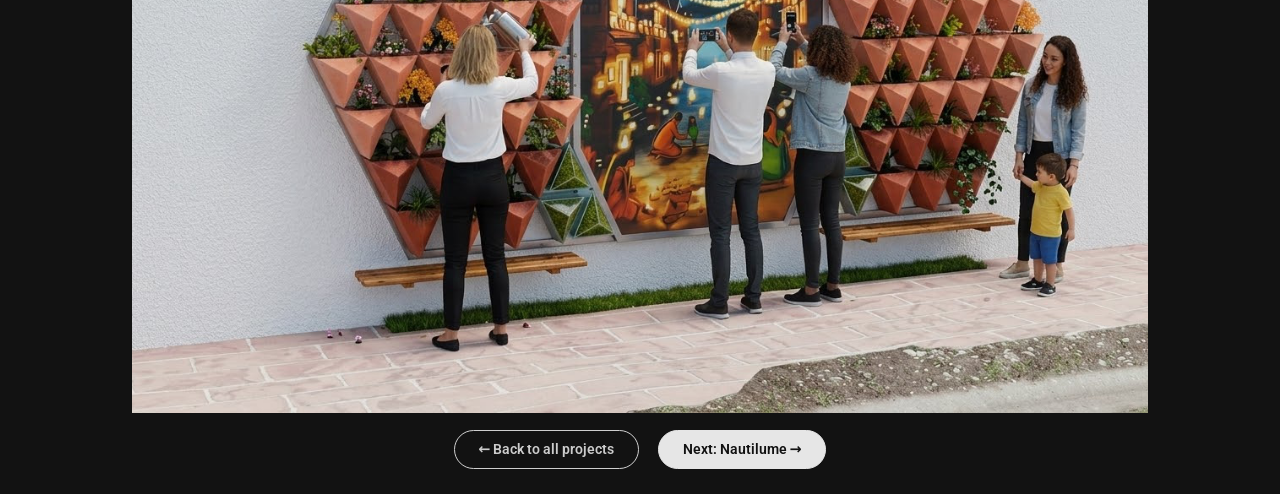
<file: reroot.html>
<!doctype html><html lang="en"><head><meta charset="utf-8"><script>try{history.scrollRestoration="manual"}catch(e){}if(document.documentElement.clientWidth<1000)document.documentElement.classList.add("lin");</script>
<meta name="viewport" content="width=device-width,initial-scale=1">
<title>ReRoot — Nehi Modi</title><meta name="description" content="ReRoot — a project by Nehi Modi">
<link rel="stylesheet" href="style.css?v=20261106a"><link rel="stylesheet" href="project.css?v=20261106a"></head><body class="projpage">
<nav class="top"><a href="index.html">Home</a><a href="work.html">Work</a><a href="resume.pdf" target=_blank rel=noopener>Resume</a><a href="design-pov.html">Design POV</a><a href="index.html#contact">Contact</a></nav>
<main class="pc" style="--H:13813px;--hero:788px">
<div class="band" style="--y:0px;--h:788px;background:url(p/rr-herobg.jpg) center/100% 100% no-repeat"></div>
<div class="vclip"><div class="vt" style="left:-464px;top:317px;width:1436px;height:154px;font-size:140px;letter-spacing:2.8px;color:rgba(255,255,255,0.38);transform:rotate(-90deg)">REROOT</div></div>
<i class="rbox" style="--x:232px;--y:2226px;--w:976px;--h:82px;border-color:rgba(132,186,178,.55);border-radius:22px"></i><i class="arw" style="--x:528px;--y:7542px;transform:rotate(0deg)"><svg viewBox="0 0 60 24" width="60" height="24"><path d="M2 12h52M44 3l11 9-11 9" fill="none" stroke="#c0391b" stroke-width="2.6" stroke-linecap="round" stroke-linejoin="round"/></svg></i><i class="arw" style="--x:922px;--y:7542px;transform:rotate(0deg)"><svg viewBox="0 0 60 24" width="60" height="24"><path d="M2 12h52M44 3l11 9-11 9" fill="none" stroke="#c0391b" stroke-width="2.6" stroke-linecap="round" stroke-linejoin="round"/></svg></i><i class="arw" style="--x:1138px;--y:7780px;transform:rotate(90deg)"><svg viewBox="0 0 60 24" width="60" height="24"><path d="M2 12h52M44 3l11 9-11 9" fill="none" stroke="#c0391b" stroke-width="2.6" stroke-linecap="round" stroke-linejoin="round"/></svg></i><i class="arw" style="--x:922px;--y:7906px;transform:rotate(180deg)"><svg viewBox="0 0 60 24" width="60" height="24"><path d="M2 12h52M44 3l11 9-11 9" fill="none" stroke="#c0391b" stroke-width="2.6" stroke-linecap="round" stroke-linejoin="round"/></svg></i><i class="arw" style="--x:528px;--y:7906px;transform:rotate(180deg)"><svg viewBox="0 0 60 24" width="60" height="24"><path d="M2 12h52M44 3l11 9-11 9" fill="none" stroke="#c0391b" stroke-width="2.6" stroke-linecap="round" stroke-linejoin="round"/></svg></i><i class="arw" style="--x:350px;--y:8135px;transform:rotate(90deg)"><svg viewBox="0 0 60 24" width="60" height="24"><path d="M2 12h52M44 3l11 9-11 9" fill="none" stroke="#c0391b" stroke-width="2.6" stroke-linecap="round" stroke-linejoin="round"/></svg></i><i class="arw" style="--x:528px;--y:8266px;transform:rotate(0deg)"><svg viewBox="0 0 60 24" width="60" height="24"><path d="M2 12h52M44 3l11 9-11 9" fill="none" stroke="#c0391b" stroke-width="2.6" stroke-linecap="round" stroke-linejoin="round"/></svg></i><i class="arw" style="--x:922px;--y:8266px;transform:rotate(0deg)"><svg viewBox="0 0 60 24" width="60" height="24"><path d="M2 12h52M44 3l11 9-11 9" fill="none" stroke="#c0391b" stroke-width="2.6" stroke-linecap="round" stroke-linejoin="round"/></svg></i>
<img class="dsk el i" src="p/57c5fbfzX76jsu14C0q1BGZKEA.avif" alt="" decoding="async" onerror="this.classList.add('missing')" style="--x:212px;--y:2969px;--w:692px;--h:461px"><div class="dsk el t" style="--x:1040px;--y:3128px;--w:229px;font-size:20px;--fs0:20px;--mfs:18px;line-height:24px;font-weight:700;color:#cccccc;text-align:left;white-space:nowrap">Enable Social Interaction</div><div class="dsk el t" style="--x:962px;--y:3164px;--w:307px;font-size:16px;--fs0:16px;--mfs:16.0px;line-height:19.2px;font-weight:400;color:#cccccc;text-align:right">Design shared moments that encourage people to connect and interact.</div><img class="dsk el i" src="p/ZnNjPpRAkNjxW9Duv1kXrwsyvU.avif" data-msrc="p/m/ZnNjPpRAkNjxW9Duv1kXrwsyvU.webp" alt="" decoding="async" onerror="this.classList.add('missing')" style="--x:280px;--y:4031px;--w:881px;--h:496px"><div class="dsk el t" style="--x:280px;--y:4491px;--w:952px;font-size:20px;--fs0:20px;--mfs:18px;line-height:36px;font-weight:400;color:#7a7a7a;text-align:center">An interactive public installation that integrates movement, social interaction and nature into everyday urban routines through subtle behavioural nudges</div><img class="dsk el i" src="p/dqNmIAwdQE7nqmefECfYFX5KhE0.avif" data-msrc="p/m/dqNmIAwdQE7nqmefECfYFX5KhE0.webp" alt="" decoding="async" onerror="this.classList.add('missing')" style="--x:206px;--y:4527px;--w:1101px;--h:619px"><div class="dsk el t" style="--x:212px;--y:4636px;--w:283px;font-size:30px;--fs0:30px;--mfs:23px;line-height:42px;font-weight:400;color:#d6390c;text-align:left;white-space:nowrap">HOW ReRoot WORKS</div><div class="dsk el t" style="--x:234px;--y:4903px;--w:122px;font-size:19px;--fs0:19px;--mfs:18px;line-height:34.2px;font-weight:700;color:#cccccc;text-align:justify;white-space:nowrap">Discover</div><div class="dsk el t" style="--x:521px;--y:4905px;--w:68px;font-size:19px;--fs0:19px;--mfs:18px;line-height:34.2px;font-weight:700;color:#cccccc;text-align:justify;white-space:nowrap">Engage</div><div class="dsk el t" style="--x:782px;--y:4905px;--w:99px;font-size:19px;--fs0:19px;--mfs:18px;line-height:34.2px;font-weight:700;color:#cccccc;text-align:justify;white-space:nowrap">Participate</div><div class="dsk el t" style="--x:1060px;--y:4905px;--w:99px;font-size:19px;--fs0:19px;--mfs:18px;line-height:34.2px;font-weight:700;color:#cccccc;text-align:justify;white-space:nowrap">Reward</div><div class="dsk el t" style="--x:1060px;--y:4951px;--w:218px;font-size:14px;--fs0:14px;--mfs:14.0px;line-height:25.2px;font-weight:700;color:#cccccc;text-align:justify">Scan the mural to join quizzes, track activity, and earn rewards.</div><div class="dsk el t" style="--x:782px;--y:4956px;--w:217px;font-size:14px;--fs0:14px;--mfs:14.0px;line-height:25.2px;font-weight:400;color:#cccccc;text-align:justify">People come together to paint the mural and take part in shared community activities.</div><div class="dsk el t" style="--x:521px;--y:4961px;--w:218px;font-size:14px;--fs0:14px;--mfs:14.0px;line-height:25.2px;font-weight:400;color:#cccccc;text-align:justify">People care for and maintain plants on the mural, making interaction part of their daily routine.</div><div class="dsk el t" style="--x:234px;--y:4961px;--w:239px;font-size:14px;--fs0:14px;--mfs:14.0px;line-height:25.2px;font-weight:400;color:#cccccc;text-align:justify">The installation appears in everyday spaces like IT parks, residential areas, and sports hubs, enabled through city and private partnerships.</div><div class="dsk el t" style="--x:840px;--y:10119px;--w:477px;font-size:21px;--fs0:21px;--mfs:18px;line-height:29.4px;font-weight:400;color:#d6390c;text-align:left;white-space:nowrap">Designed to change with time, weather, and people.</div><img class="dsk el i" src="p/zQokhCqcSl8KAJqZ0Ayad22a6HU.avif" alt="" decoding="async" onerror="this.classList.add('missing')" style="--x:201px;--y:10123px;--w:624px;--h:351px"><img class="dsk el i sm" src="p/Giyj1z4NKhRtcecKjFA1Tw0h7Q.avif" alt="" decoding="async" onerror="this.classList.add('missing')" style="--x:903px;--y:10235px;--w:118px;--h:117px"><div class="dsk el t" style="--x:1036px;--y:10238px;--w:272px;font-size:13px;--fs0:13px;--mfs:13.0px;line-height:23.4px;font-weight:400;color:#cccccc;text-align:justify">Season-changing moss tiles in the top rows draw attention from afar, turning the most visible zone into a dynamic, living highlight.</div><img class="dsk el i" src="p/K2uocvOeUXRfORzPJ2uB7WAZg.avif" alt="" decoding="async" onerror="this.classList.add('missing')" style="--x:839px;--y:10268px;--w:499px;--h:461px"><img class="dsk el i" src="p/CIVbpAXFTrb9iVEU9EAU4MttU.avif" alt="" decoding="async" onerror="this.classList.add('missing')" style="--x:444px;--y:10498px;--w:381px;--h:214px"><div class="dsk el t" style="--x:201px;--y:10571px;--w:263px;font-size:19px;--fs0:19px;--mfs:18px;line-height:34.2px;font-weight:700;color:#cccccc;text-align:justify;white-space:nowrap">Color Scheme</div><div class="dsk el t" style="--x:201px;--y:10613px;--w:216px;font-size:13px;--fs0:13px;--mfs:13.0px;line-height:23.4px;font-weight:400;color:#cccccc;text-align:justify">Warm terracotta tones create a natural base that stands out from a distance, while greenery adds contrast and vibrancy.</div><div class="dsk el t" style="--x:768px;--y:11548px;--w:247px;font-size:13px;--fs0:13px;--mfs:13.0px;line-height:23.4px;font-weight:400;color:#7a7a7a;text-align:justify">Handle and lock to secure the mural as it is a public installation</div><div class="dsk el t" style="--x:1062px;--y:11548px;--w:246px;font-size:13px;--fs0:13px;--mfs:13.0px;line-height:23.4px;font-weight:400;color:#7a7a7a;text-align:justify">Door that is unlocked when mural titles have to be changed</div><div class="dsk el t" style="--x:202px;--y:11548px;--w:210px;font-size:13px;--fs0:13px;--mfs:13.0px;line-height:23.4px;font-weight:400;color:#7a7a7a;text-align:justify;white-space:nowrap">Structure of the mural</div><img class="dsk el i" src="p/JUSegmqM3hnTv0faHaJIRgNvRX4.webp" alt="" decoding="async" onerror="this.classList.add('missing')" style="--x:1062px;--y:11606px;--w:247px;--h:225px"><img class="dsk el i" src="p/PI9ZpMg2qBX600LU3u5YoDavk0s.webp" alt="" decoding="async" onerror="this.classList.add('missing')" style="--x:768px;--y:11606px;--w:272px;--h:225px"><img class="dsk el i" src="p/HEDCJOmdFNZuw8bwSSOyIrhSOlQ.avif" alt="" decoding="async" onerror="this.classList.add('missing')" style="--x:202px;--y:11607px;--w:544px;--h:507px"><div class="dsk el t" style="--x:1062px;--y:11855px;--w:246px;font-size:13px;--fs0:13px;--mfs:13.0px;line-height:23.4px;font-weight:400;color:#7a7a7a;text-align:justify;white-space:nowrap">Hinges top open and close the door</div><div class="dsk el t" style="--x:768px;--y:11855px;--w:210px;font-size:13px;--fs0:13px;--mfs:13.0px;line-height:23.4px;font-weight:400;color:#7a7a7a;text-align:justify;white-space:nowrap">Pots with hooks for easy installation</div><img class="dsk el i" src="p/EntLTtNBjLPzFtKwmAEIjQ1uakY.avif" alt="" decoding="async" onerror="this.classList.add('missing')" style="--x:1062px;--y:11889px;--w:247px;--h:225px"><img class="dsk el i" src="p/rQobWsppfIr9952iLMkMpVI8s.avif" alt="" decoding="async" onerror="this.classList.add('missing')" style="--x:768px;--y:11889px;--w:272px;--h:225px"><div class="xs x0"><div class="xr"><div class="xi" style="--g:0px"><div class="xl" style="--pw:100%"><img data-hero class="el i" src="p/z6hms8Tduf2Xi57CXwwQ57cvbjA.avif" alt="" decoding="async" onerror="this.classList.add('missing')" style="--x:156px;--y:-8px;--w:1318px;--h:742px;--clip:inset(8px 118px 0px 0px);--ar:1200/734;--op:0.0% 100.0%"></div></div><div class="xi" style="--g:16px"><div class="xr"><div class="xi" style="--g:14px"><div class="xr"><div class="xi" style="--g:14px"><div class="el t" style="--x:1014px;--y:244px;--w:313px;font-size:22px;--fs0:22px;--mfs:19px;line-height:33px;font-weight:900;color:#e3e3e3;text-align:justify">Urban Wellness Installation</div></div><div class="xi" style="--g:14px"><div class="el t" style="--x:1014px;--y:310px;--w:313px;font-size:18px;--fs0:18px;--mfs:17px;line-height:27px;font-weight:300;color:#e3e3e3;text-align:justify">Encouraging people to step away from screens and reconnect with movement, nature, and community through interactive plant pods, murals, and digital tracking.</div></div></div></div><div class="xi" style="--g:14px"><div class="xr"><div class="xi" style="--g:14px"><div class="el t" style="--x:1014px;--y:472px;--w:313px;font-size:18px;--fs0:18px;--mfs:17px;line-height:27px;font-weight:600;color:#e3e3e3;text-align:justify;white-space:nowrap">My Contribution</div></div><div class="xi" style="--g:14px"><div class="el t" style="--x:1014px;--y:499px;--w:313px;font-size:18px;--fs0:18px;--mfs:17px;line-height:27px;font-weight:300;color:#e3e3e3;text-align:left"><span style="font-weight:600;font-size:22px">·</span> Design Research <span style="font-weight:600;font-size:22px">·</span> Ideation <span style="font-weight:500;font-size:22px">· </span>Prototyping <span style="font-weight:500;font-size:22px">·</span><span style="font-size:22px"> </span>Role Play</div></div></div></div><div class="xi" style="--g:14px"><div class="el t" style="--x:1014px;--y:592px;--w:313px;font-size:18px;--fs0:18px;--mfs:17px;line-height:21.6px;font-weight:600;color:#e3e3e3;text-align:justify;white-space:nowrap">Duration<span style="font-weight:900;font-size:20px"> </span><span style="font-size:20px">—</span><span style="font-weight:300;font-size:20px"> </span><span style="font-weight:300">2 months</span><span style="font-weight:900;font-size:20px"> </span><span style="font-size:20px">| </span>Year —<span style="font-weight:900;font-size:20px"> </span><span style="font-weight:300">2025</span></div></div><div class="xi" style="--g:14px"><div class="xr"><div class="xi" style="--g:14px"><div class="el t" style="--x:1014px;--y:637px;--w:313px;font-size:18px;--fs0:18px;--mfs:17px;line-height:21.6px;font-weight:600;color:#e3e3e3;text-align:justify;white-space:nowrap">Tools Used</div></div><div class="xi" style="--g:14px"><div class="el tools" style="--x:1014px;--y:668px;--w:120px;--h:28px"><img src="p/tool-ps.png" alt="ps" title="ps"><img src="p/tool-blender.png" alt="blender" title="blender"><img src="p/tool-f360.png" alt="f360" title="f360"></div></div></div></div></div></div></div></div><div class="xs"><div class="xr"><div class="xi" style="--g:14px"><div class="el t" style="--x:212px;--y:843px;--w:422px;font-size:30px;--fs0:30px;--mfs:23px;line-height:42px;font-weight:400;color:#d6390c;text-align:left;white-space:nowrap">TOO STILL TO STAY HEALTHY?</div></div><div class="xi" style="--g:14px"><div class="el t" style="--x:223px;--y:899px;--w:1043px;font-size:19px;--fs0:19px;--mfs:18px;line-height:34.2px;font-weight:400;color:#cccccc;text-align:justify">Modern urban lifestyles are becoming increasingly sedentary, with screen-heavy routines reducing daily movement and outdoor interaction.</div></div><div class="xi" style="--g:24px"><div class="xr"><div class="xi" style="--g:14px"><div class="xr"><div class="xi" style="--g:22px"><div class="xl" style="--pw:100%"><img class="el i" src="p/wr2GNpH4uJngf0nSYMynqMnamZg.avif" alt="" decoding="async" onerror="this.classList.add('missing')" style="--x:216px;--y:1025px;--w:471px;--h:110px"></div></div><div class="xi" style="--g:22px"><div class="xr"><div class="xi" style="--g:14px"><div class="el t" style="--x:740px;--y:1021px;--w:585px;font-size:45px;--fs0:45px;--mfs:30px;line-height:81px;font-weight:400;color:#84bab2;text-align:justify;font-family:Inter,Roboto,sans-serif;white-space:nowrap">12 Hours/Day</div></div><div class="xi" style="--g:14px"><div class="el t" style="--x:740px;--y:1102px;--w:585px;font-size:22px;--fs0:22px;--mfs:19px;line-height:39.6px;font-weight:400;color:#cccccc;text-align:justify;font-family:Inter,Roboto,sans-serif;white-space:nowrap">Average time people spend sitting daily</div></div></div></div></div></div><div class="xi" style="--g:14px"><div class="xc cards" style="--cols:repeat(auto-fill,minmax(150px,1fr))"><div class="xcc"><div class="xr"><div class="xi" style="--g:14px"><div class="xl" style="--pw:100%"><img class="el i" src="p/F5WSo6yR5EpHZgFSvW2nli9RZEY.avif" alt="" decoding="async" onerror="this.classList.add('missing')" style="--x:201px;--y:1152px;--w:501px;--h:123px"></div></div><div class="xi" style="--g:23px"><div class="el t" style="--x:227px;--y:1326px;--w:662px;font-size:22px;--fs0:22px;--mfs:19px;line-height:39.6px;font-weight:400;color:#cccccc;text-align:justify;font-family:Inter,Roboto,sans-serif">Working professionals spend <span style="color:#84bab2;font-size:40px">8–10</span><span style="color:#d6390c;font-size:50px"> </span>hours a day on screens, checking their phones up to <span style="color:#84bab2;font-size:40px">150</span><span style="color:#84bab2"> </span>times daily.</div></div></div></div><div class="xcc"><div class="xl" style="--pw:100%"><img class="el i" src="p/iusoAC5sxhqoVXWackjbx0hulbQ.avif" alt="" decoding="async" onerror="this.classList.add('missing')" style="--x:913px;--y:1194px;--w:349px;--h:357px"></div></div></div></div></div></div></div></div><div class="xs"><div class="xr"><div class="xi" style="--g:14px"><div class="el t" style="--x:212px;--y:1631px;--w:516px;font-size:30px;--fs0:30px;--mfs:23px;line-height:42px;font-weight:400;color:#d6390c;text-align:left;white-space:nowrap">WHY AREN'T WE MOVING ANYMORE?</div></div><div class="xi" style="--g:24px"><div class="xc cards" style="--cols:repeat(auto-fill,minmax(150px,1fr))"><div class="xcc"><div class="xr"><div class="xi" style="--g:14px"><div class="el t" style="--x:231px;--y:1727px;--w:313px;font-size:19px;--fs0:19px;--mfs:18px;line-height:22.8px;font-weight:600;color:#84bab2;text-align:left;font-family:Inter,Roboto,sans-serif">Screens Replace Physical Interaction</div></div><div class="xi" style="--g:14px"><div class="xr"><div class="xi" style="--g:14px"><div class="el t" style="--x:231px;--y:1787px;--w:276px;font-size:14px;--fs0:14px;--mfs:14.0px;line-height:22.4px;font-weight:400;color:#cccccc;text-align:justify;font-family:Inter,Roboto,sans-serif">Work, entertainment, and social interaction increasingly happen through screens, keeping people indoors and sedentary.</div></div><div class="xi" style="--g:14px"><div class="xl" style="--pw:100%"><img class="el i" src="p/5YKW4INWilxoT6p4QuWEdzSXlo.avif" alt="" decoding="async" onerror="this.classList.add('missing')" style="--x:274px;--y:1888px;--w:204px;--h:243px"></div></div></div></div></div></div><div class="xcc"><div class="xr"><div class="xi" style="--g:14px"><div class="el t" style="--x:607px;--y:1727px;--w:346px;font-size:19px;--fs0:19px;--mfs:18px;line-height:22.8px;font-weight:600;color:#84bab2;text-align:left;font-family:Inter,Roboto,sans-serif">Environments Designed for Convenience</div></div><div class="xi" style="--g:14px"><div class="xr"><div class="xi" style="--g:14px"><div class="el t" style="--x:611px;--y:1789px;--w:267px;font-size:14px;--fs0:14px;--mfs:14.0px;line-height:22.4px;font-weight:400;color:#cccccc;text-align:justify;font-family:Inter,Roboto,sans-serif">Modern urban systems prioritize convenience, reducing the need for everyday physical movement.</div></div><div class="xi" style="--g:14px"><div class="xl" style="--pw:100%"><img class="el i" src="p/gK8ELtV5DXv9EI39BstiOb4HD2w.avif" alt="" decoding="async" onerror="this.classList.add('missing')" style="--x:619px;--y:1860px;--w:251px;--h:268px"></div></div></div></div></div></div><div class="xcc"><div class="xr"><div class="xi" style="--g:14px"><div class="el t" style="--x:959px;--y:1727px;--w:312px;font-size:19px;--fs0:19px;--mfs:18px;line-height:22.8px;font-weight:600;color:#84bab2;text-align:left;font-family:Inter,Roboto,sans-serif;white-space:nowrap">Lack of Inviting Public Spaces</div></div><div class="xi" style="--g:17px"><div class="el t" style="--x:956px;--y:1788px;--w:313px;font-size:14px;--fs0:14px;--mfs:14.0px;line-height:22.4px;font-weight:400;color:#cccccc;text-align:justify;font-family:Inter,Roboto,sans-serif">Many urban environments lack engaging public spaces that invite people to step outside and interact.</div></div><div class="xi" style="--g:14px"><div class="xl" style="--pw:100%"><img class="el i" src="p/tTkWQ2kUncY1L8rXfyjRinBmGU.avif" alt="" decoding="async" onerror="this.classList.add('missing')" style="--x:956px;--y:1886px;--w:299px;--h:230px"></div></div></div></div></div></div><div class="xi" style="--g:27px"><div class="xr"><div class="xi" style="--g:14px"><div class="el t" style="--x:218px;--y:2192px;--w:100px;font-size:17px;--fs0:17px;--mfs:16px;line-height:23.8px;font-weight:500;color:#84bab2;text-align:left;font-family:Inter,Roboto,sans-serif;white-space:nowrap">Design Brief</div></div><div class="xi" style="--g:14px"><div class="el t" style="--x:260px;--y:2240px;--w:920px;font-size:15px;--fs0:15px;--mfs:15.0px;line-height:25.5px;font-weight:400;color:#cccccc;text-align:justify;font-family:Inter,Roboto,sans-serif">Design an urban intervention that encourages people experiencing a <span style="font-weight:700">digital sedentary lifestyle</span> to naturally incorporate movement, social interaction, and connection with nature into their daily routines through engaging and interactive public spaces.</div></div></div></div></div></div><div class="xs"><div class="xr"><div class="xi" style="--g:14px"><div class="el t" style="--x:212px;--y:2419px;--w:131px;font-size:30px;--fs0:30px;--mfs:23px;line-height:42px;font-weight:400;color:#d6390c;text-align:left;white-space:nowrap">IDEATION</div></div><div class="xi" style="--g:22px"><div class="xr"><div class="xi" style="--g:0px"><div class="xl" style="--pw:100%"><img class="el i" src="p/mOHQql997gDcNt3dpCuEiDCck0.avif" alt="" decoding="async" onerror="this.classList.add('missing')" style="--x:692px;--y:2509px;--w:577px;--h:385px"></div></div><div class="xi" style="--g:16px"><div class="xr"><div class="xi" style="--g:14px"><div class="el t" style="--x:212px;--y:2657px;--w:740px;font-size:20px;--fs0:20px;--mfs:18px;line-height:24px;font-weight:700;color:#cccccc;text-align:left;white-space:nowrap">Encourage Movement</div></div><div class="xi" style="--g:14px"><div class="el t" style="--x:212px;--y:2697px;--w:360px;font-size:16px;--fs0:16px;--mfs:16.0px;line-height:19.2px;font-weight:400;color:#cccccc;text-align:left">Create environments that naturally prompt people to move through space.</div></div></div></div></div></div><div class="xi" style="--g:30px"><div class="el mob"><div class="mblk"><img class="full" src="p/57c5fbfzX76jsu14C0q1BGZKEA.avif" alt=""><h5>Enable Social Interaction</h5><p>Design shared moments that encourage people to connect and interact.</p></div></div></div><div class="xi" style="--g:48px"><div class="xr"><div class="xi" style="--g:0px"><div class="xl" style="--pw:100%"><img class="el i" src="p/Tt27rSEWDSBPdPrPJ7UcWZ6RADk.avif" alt="" decoding="async" onerror="this.classList.add('missing')" style="--x:694px;--y:3500px;--w:575px;--h:383px"></div></div><div class="xi" style="--g:16px"><div class="xr"><div class="xi" style="--g:14px"><div class="el t" style="--x:212px;--y:3613px;--w:740px;font-size:20px;--fs0:20px;--mfs:18px;line-height:24px;font-weight:700;color:#cccccc;text-align:left;white-space:nowrap">Recconect with Nature</div></div><div class="xi" style="--g:14px"><div class="el t" style="--x:212px;--y:3659px;--w:323px;font-size:16px;--fs0:16px;--mfs:16.0px;line-height:19.2px;font-weight:400;color:#cccccc;text-align:left">Integrate greenery and natural elements to draw people outdoors.</div></div></div></div></div></div></div></div><div class="xs"><div class="xr"><div class="xi" style="--g:14px"><div class="xr"><div class="xi" style="--g:0px"><div class="el t" style="--x:212px;--y:3995px;--w:607px;font-size:30px;--fs0:30px;--mfs:23px;line-height:42px;font-weight:400;color:#d6390c;text-align:left;white-space:nowrap">ReRoot — URBAN WELLNESS INSTALLATION</div></div><div class="xi" style="--g:12px"><div class="el mob"><div class="mblk"><img class="full" src="p/m/ZnNjPpRAkNjxW9Duv1kXrwsyvU.webp" alt="">
<p class="lead2">An interactive public installation that integrates movement, social interaction and nature into everyday urban routines through subtle behavioural nudges</p>
<h3 class="red">HOW ReRoot WORKS</h3><div class="snake"><div class="st s1"><span class="im"><img src="p/rr-s0.jpg" alt=""><i class="ra r"><svg class="ar" viewBox="0 0 40 16" aria-hidden="true"><path d="M2 8h32M26 2l8 6-8 6" fill="none" stroke="#c0391b" stroke-width="2.4" stroke-linecap="round" stroke-linejoin="round"/></svg></i></span><b>Discover</b><p>The installation appears in everyday spaces like IT parks, residential areas, and sports hubs, enabled through city and private partnerships.</p></div><div class="st s2"><span class="im"><img src="p/rr-s1.jpg" alt=""></span><b>Engage</b><p>People care for and maintain plants on the mural, making interaction part of their daily routine.</p></div><i class="a a2"><svg class="ar" viewBox="0 0 40 16" aria-hidden="true"><path d="M2 8h32M26 2l8 6-8 6" fill="none" stroke="#c0391b" stroke-width="2.4" stroke-linecap="round" stroke-linejoin="round"/></svg></i><div class="st s3"><span class="im"><img src="p/rr-s2.jpg" alt=""><i class="ra l"><svg class="ar" viewBox="0 0 40 16" aria-hidden="true"><path d="M2 8h32M26 2l8 6-8 6" fill="none" stroke="#c0391b" stroke-width="2.4" stroke-linecap="round" stroke-linejoin="round"/></svg></i></span><b>Participate</b><p>People come together to paint the mural and take part in shared community activities.</p></div><div class="st s4"><span class="im"><img src="p/rr-s3.jpg" alt=""></span><b>Reward</b><p>Scan the mural to join quizzes, track activity, and earn rewards.</p></div></div></div></div></div></div></div><div class="xi" style="--g:48px"><div class="xl" style="--pw:100%"><img class="el i" src="p/TOXYUKOkNh3mTk4agLsMkh46ftc.avif" data-msrc="p/m/TOXYUKOkNh3mTk4agLsMkh46ftc.webp" alt="" decoding="async" onerror="this.classList.add('missing')" style="--x:226px;--y:5171px;--w:1109px;--h:624px"></div></div><div class="xi" style="--g:14px"><div class="el t" style="--x:212px;--y:5822px;--w:131px;font-size:30px;--fs0:30px;--mfs:23px;line-height:42px;font-weight:400;color:#d6390c;text-align:left;white-space:nowrap">IDEATION</div></div><div class="xi" style="--g:14px"><div class="xc cards" style="--cols:repeat(auto-fill,minmax(150px,1fr))"><div class="xcc"><div class="xl" style="--pw:62%"><img class="el i" src="p/BHlclBEl5LAh5R8FrZBJ1IkvXg.avif" alt="" decoding="async" onerror="this.classList.add('missing')" style="--x:218px;--y:5989px;--w:340px;--h:538px"></div></div><div class="xcc"><div class="mfig" style="--bx:589;--by:5889;--bw:713;--bh:704"><div class="mfi"><img class="el i" src="p/jNHJQfRKbrfQhIX1yVdJ3cggwFg.avif" data-msrc="p/m/jNHJQfRKbrfQhIX1yVdJ3cggwFg.webp" alt="" decoding="async" onerror="this.classList.add('missing')" style="--x:589px;--y:5889px;--w:713px;--h:401px"><div class="el t" style="--x:613px;--y:5893px;--w:263px;font-size:19px;--fs0:19px;--mfs:18px;line-height:34.2px;font-weight:700;color:#cccccc;text-align:justify;white-space:nowrap">Plant pod ideations</div><div class="el t" style="--x:613px;--y:6241px;--w:263px;font-size:19px;--fs0:19px;--mfs:18px;line-height:34.2px;font-weight:700;color:#cccccc;text-align:justify;white-space:nowrap">Layout ideations</div><img class="el i" src="p/a4l8kpHsobU4s3nYseNF4a1I.avif" alt="" decoding="async" onerror="this.classList.add('missing')" style="--x:621px;--y:6275px;--w:680px;--h:318px"></div></div></div></div></div></div></div><div class="xs"><div class="xr"><div class="xi" style="--g:14px"><div class="el t" style="--x:212px;--y:6691px;--w:402px;font-size:30px;--fs0:30px;--mfs:23px;line-height:42px;font-weight:400;color:#d6390c;text-align:left;white-space:nowrap">MOCKUPS AND PROTOTYPES</div></div><div class="xi" style="--g:14px"><div class="xc cards" style="--cols:repeat(auto-fill,minmax(150px,1fr))"><div class="xcc"><div class="xr"><div class="xi" style="--g:14px"><div class="xr"><div class="xi" style="--g:14px"><div class="el t" style="--x:223px;--y:6763px;--w:263px;font-size:19px;--fs0:19px;--mfs:18px;line-height:34.2px;font-weight:700;color:#cccccc;text-align:justify;white-space:nowrap">1:3 scaled working prototype</div></div><div class="xi" style="--g:14px"><div class="xl" style="--pw:100%"><img class="el i" src="p/lJPn20ISjmcoY0ao0R5nQG1H5o.avif" alt="" decoding="async" onerror="this.classList.add('missing')" style="--x:218px;--y:6806px;--w:431px;--h:420px"></div></div></div></div><div class="xi" style="--g:14px"><div class="el t" style="--x:229px;--y:7249px;--w:430px;font-size:14px;--fs0:14px;--mfs:14.0px;line-height:25.2px;font-weight:400;color:#7a7a7a;text-align:justify">A 1:3 steel prototype explores a modular mural with interchangeable tiles, integrating a polycarbonate door, magnetic tiles, and rail-mounted plant pods, tested for scale, interaction, and usability.</div></div></div></div><div class="xcc"><div class="xr"><div class="xi" style="--g:14px"><div class="xr"><div class="xi" style="--g:14px"><div class="el t" style="--x:717px;--y:6763px;--w:263px;font-size:19px;--fs0:19px;--mfs:18px;line-height:34.2px;font-weight:700;color:#cccccc;text-align:justify;white-space:nowrap">1:1 scaled working prototype</div></div><div class="xi" style="--g:14px"><div class="xl" style="--pw:100%"><img class="el i" src="p/hBphanodwwyI8IaQXo5by3GbH8k.avif" alt="" decoding="async" onerror="this.classList.add('missing')" style="--x:713px;--y:6806px;--w:580px;--h:420px"></div></div></div></div><div class="xi" style="--g:14px"><div class="xr"><div class="xi" style="--g:14px"><div class="el t" style="--x:724px;--y:7249px;--w:551px;font-size:14px;--fs0:14px;--mfs:14.0px;line-height:25.2px;font-weight:400;color:#7a7a7a;text-align:justify;white-space:nowrap">A 1:1 scale model using flex, wood, and foam board was built to test real dimensions.</div></div><div class="xi" style="--g:14px"><div class="el t" style="--x:724px;--y:7274px;--w:551px;font-size:14px;--fs0:14px;--mfs:14.0px;line-height:25.2px;font-weight:400;color:#7a7a7a;text-align:justify">Real plants, foam pots, MDF rails, and lighting were used to explore proportions, materials, and spatial impact.</div></div></div></div></div></div></div></div><div class="xi" style="--g:23px"><div class="xr"><div class="xi" style="--g:14px"><div class="el t" style="--x:212px;--y:7376px;--w:263px;font-size:19px;--fs0:19px;--mfs:18px;line-height:34.2px;font-weight:700;color:#cccccc;text-align:justify;white-space:nowrap">Design In Action</div></div><div class="xi" style="--g:14px"><div class="el t" style="--x:212px;--y:7419px;--w:423px;font-size:14px;--fs0:14px;--mfs:14.0px;line-height:25.2px;font-weight:400;color:#cccccc;text-align:justify;white-space:nowrap">Role play movie for real time interaction with the product</div></div></div></div><div class="xi" style="--g:14px"><div class="xc cards" style="--cols:repeat(auto-fill,minmax(150px,1fr))"><div class="xcc"><div class="xr"><div class="xi" style="--g:14px"><div class="xl" style="--pw:100%"><img class="el i" src="p/X9UlPdaygh982lYt8I2PnwfnnU.webp" alt="" decoding="async" onerror="this.classList.add('missing')" style="--x:212px;--y:7469px;--w:300px;--h:169px"></div></div><div class="xi" style="--g:14px"><div class="xr"><div class="xi" style="--g:14px"><div class="el t" style="--x:222px;--y:7654px;--w:263px;font-size:14px;--fs0:14px;--mfs:14.0px;line-height:25.2px;font-weight:600;color:#cccccc;text-align:justify;white-space:nowrap">The daily grind</div></div><div class="xi" style="--g:14px"><div class="el t" style="--x:222px;--y:7682px;--w:263px;font-size:14px;--fs0:14px;--mfs:14.0px;line-height:25.2px;font-weight:400;color:#7a7a7a;text-align:justify">Screens, deadlines and long hours keep employees tied to their desks.</div></div></div></div></div></div><div class="xcc"><div class="xr"><div class="xi" style="--g:14px"><div class="xl" style="--pw:100%"><img class="el i" src="p/CmOsXOgarl6LGEdKiCofFP7Ju4.webp" alt="" decoding="async" onerror="this.classList.add('missing')" style="--x:606px;--y:7469px;--w:300px;--h:169px"></div></div><div class="xi" style="--g:14px"><div class="xr"><div class="xi" style="--g:14px"><div class="el t" style="--x:616px;--y:7654px;--w:263px;font-size:14px;--fs0:14px;--mfs:14.0px;line-height:25.2px;font-weight:600;color:#cccccc;text-align:justify;white-space:nowrap">A chai break</div></div><div class="xi" style="--g:14px"><div class="el t" style="--x:616px;--y:7682px;--w:263px;font-size:14px;--fs0:14px;--mfs:14.0px;line-height:25.2px;font-weight:400;color:#7a7a7a;text-align:justify">Aayush: guys, chai break?”</div></div></div></div></div></div><div class="xcc"><div class="xr"><div class="xi" style="--g:14px"><div class="xl" style="--pw:100%"><img class="el i" src="p/q7SnDheobwtofECCMZFZ5DOPlI.webp" alt="" decoding="async" onerror="this.classList.add('missing')" style="--x:1000px;--y:7469px;--w:300px;--h:169px"></div></div><div class="xi" style="--g:14px"><div class="xr"><div class="xi" style="--g:14px"><div class="el t" style="--x:1010px;--y:7654px;--w:263px;font-size:14px;--fs0:14px;--mfs:14.0px;line-height:25.2px;font-weight:600;color:#cccccc;text-align:justify;white-space:nowrap">“Wait, a mural with plants?”</div></div><div class="xi" style="--g:14px"><div class="el t" style="--x:1010px;--y:7682px;--w:263px;font-size:14px;--fs0:14px;--mfs:14.0px;line-height:25.2px;font-weight:400;color:#7a7a7a;text-align:justify">Over chai, Aayush introduces the new mural initiative to Pranshu, a new employee, sparking his curiosity.</div></div></div></div></div></div><div class="xcc"><div class="xr"><div class="xi" style="--g:14px"><div class="xl" style="--pw:100%"><img class="el i" src="p/CAxknveoDi3T8sHQyJVTu81gnA.webp" alt="" decoding="async" onerror="this.classList.add('missing')" style="--x:1000px;--y:7834px;--w:300px;--h:169px"></div></div><div class="xi" style="--g:14px"><div class="el t" style="--x:1010px;--y:8014px;--w:263px;font-size:14px;--fs0:14px;--mfs:14.0px;line-height:25.2px;font-weight:600;color:#cccccc;text-align:justify;white-space:nowrap">“Come on, let's check it out!”</div></div><div class="xi" style="--g:14px"><div class="el t" style="--x:1010px;--y:8045px;--w:263px;font-size:14px;--fs0:14px;--mfs:14.0px;line-height:25.2px;font-weight:400;color:#7a7a7a;text-align:justify">Intrigued by his colleagues' excitement, Pranshu joins them to explore the mural.</div></div></div></div><div class="xcc"><div class="xr"><div class="xi" style="--g:14px"><div class="xl" style="--pw:100%"><img class="el i" src="p/tgAw6JW7Trf2voXnLr4gf3g2j0.webp" alt="" decoding="async" onerror="this.classList.add('missing')" style="--x:606px;--y:7835px;--w:300px;--h:169px"></div></div><div class="xi" style="--g:14px"><div class="el t" style="--x:616px;--y:8015px;--w:263px;font-size:14px;--fs0:14px;--mfs:14.0px;line-height:25.2px;font-weight:600;color:#cccccc;text-align:justify;white-space:nowrap">More than just a mural</div></div><div class="xi" style="--g:14px"><div class="el t" style="--x:616px;--y:8046px;--w:263px;font-size:14px;--fs0:14px;--mfs:14.0px;line-height:25.2px;font-weight:400;color:#7a7a7a;text-align:justify">There it is — a vibrant Diwali mural, with colleagues already interacting, exploring and connecting.</div></div></div></div><div class="xcc"><div class="xr"><div class="xi" style="--g:14px"><div class="xl" style="--pw:100%"><img class="el i" src="p/d9DxvMWOZ8TRQx3K7EhkXtifIg4.webp" alt="" decoding="async" onerror="this.classList.add('missing')" style="--x:212px;--y:7834px;--w:300px;--h:169px"></div></div><div class="xi" style="--g:14px"><div class="el t" style="--x:222px;--y:8013px;--w:263px;font-size:14px;--fs0:14px;--mfs:14.0px;line-height:25.2px;font-weight:600;color:#cccccc;text-align:justify;white-space:nowrap">Scan. Play. Win.</div></div><div class="xi" style="--g:14px"><div class="el t" style="--x:222px;--y:8044px;--w:263px;font-size:14px;--fs0:14px;--mfs:14.0px;line-height:25.2px;font-weight:400;color:#7a7a7a;text-align:justify">A festive QR quiz turns participation into play, rewarding correct answers with Diwali coupons.</div></div></div></div><div class="xcc"><div class="xr"><div class="xi" style="--g:14px"><div class="xc cards" style="--cols:repeat(auto-fill,minmax(150px,1fr))"><div class="xcc"><div class="xr"><div class="xi" style="--g:14px"><div class="xl" style="--pw:100%"><img class="el i" src="p/xkBOKyxENfD7db0Krgp5h6695I.webp" alt="" decoding="async" onerror="this.classList.add('missing')" style="--x:212px;--y:8194px;--w:300px;--h:169px"></div></div><div class="xi" style="--g:14px"><div class="el t" style="--x:222px;--y:8372px;--w:263px;font-size:14px;--fs0:14px;--mfs:14.0px;line-height:25.2px;font-weight:600;color:#cccccc;text-align:justify;white-space:nowrap">Every little action counts</div></div><div class="xi" style="--g:14px"><div class="el t" style="--x:222px;--y:8403px;--w:263px;font-size:14px;--fs0:14px;--mfs:14.0px;line-height:25.2px;font-weight:400;color:#7a7a7a;text-align:justify">Win or lose, the fun continues. Aayush grabs the watering bottle, and Pranshu joins in — turning a quick break into shared plant care.</div></div></div></div><div class="xcc"><div class="xr"><div class="xi" style="--g:14px"><div class="xl" style="--pw:100%"><img class="el i" src="p/IYMAbVc6L5JSUE7TdoMjqUlshU.webp" alt="" decoding="async" onerror="this.classList.add('missing')" style="--x:606px;--y:8194px;--w:300px;--h:169px"></div></div><div class="xi" style="--g:14px"><div class="el t" style="--x:616px;--y:8372px;--w:263px;font-size:14px;--fs0:14px;--mfs:14.0px;line-height:25.2px;font-weight:600;color:#cccccc;text-align:justify;white-space:nowrap">Wellness that grows with you</div></div><div class="xi" style="--g:14px"><div class="el t" style="--x:616px;--y:8403px;--w:263px;font-size:14px;--fs0:14px;--mfs:14.0px;line-height:25.2px;font-weight:400;color:#7a7a7a;text-align:justify">Nehi explains: nurture plants for a month, contribute to community planting and earn health insurance points — all while taking mindful breaks.</div></div></div></div></div></div><div class="xi" style="--g:14px"><div class="el t" style="--x:212px;--y:8518px;--w:423px;font-size:14px;--fs0:14px;--mfs:14.0px;line-height:25.2px;font-weight:400;color:#cccccc;text-align:justify;white-space:nowrap">Link to the entire roleplay video.</div></div></div></div><div class="xcc"><div class="xr"><div class="xi" style="--g:14px"><div class="xl" style="--pw:100%"><img class="el i" src="p/KXXFbQUazcFGGaUrS6Ek8reIXF8.webp" alt="" decoding="async" onerror="this.classList.add('missing')" style="--x:1000px;--y:8194px;--w:300px;--h:169px"></div></div><div class="xi" style="--g:14px"><div class="el t" style="--x:1010px;--y:8372px;--w:263px;font-size:14px;--fs0:14px;--mfs:14.0px;line-height:25.2px;font-weight:600;color:#cccccc;text-align:justify;white-space:nowrap">Breaking free from a sedentary routine</div></div><div class="xi" style="--g:14px"><div class="el t" style="--x:1010px;--y:8403px;--w:263px;font-size:14px;--fs0:14px;--mfs:14.0px;line-height:25.2px;font-weight:400;color:#7a7a7a;text-align:justify">Inspired by the experience, Pranshu decides to bring his own plants and join the mural-painting event — taking a step towards a more active, connected life.</div></div></div></div></div></div></div></div><div class="xs"><div class="xr"><div class="xi" style="--g:14px"><div class="el t" style="--x:892px;--y:8584px;--w:393px;font-size:17px;--fs0:17px;--mfs:16px;line-height:25.5px;font-weight:200;color:#cccccc;text-align:right;white-space:nowrap">Mural at Night</div></div><div class="xi" style="--g:14px"><div class="xl" style="--pw:100%"><img class="el i big" src="p/5mLtOKjC2W2CFc00j2isG3N7xM0.avif" alt="" decoding="async" onerror="this.classList.add('missing')" style="--x:61px;--y:8624px;--w:1390px;--h:735px;--clip:inset(0px 95px 0px 95px);--ar:1200/735;--op:50.0% 50.0%"></div></div></div></div><div class="xs"><div class="xr"><div class="xi" style="--g:14px"><div class="el t" style="--x:1089px;--y:9389px;--w:196px;font-size:17px;--fs0:17px;--mfs:16px;line-height:25.5px;font-weight:200;color:#cccccc;text-align:right;white-space:nowrap">Dynamic plant pods forms</div></div><div class="xi" style="--g:14px"><div class="xl" style="--pw:100%"><img class="el i" src="p/7dQfZH7b1tK86X0PuByonoB61k.avif" alt="" decoding="async" onerror="this.classList.add('missing')" style="--x:160px;--y:9439px;--w:1193px;--h:645px;--clip:inset(0px 0px 14px 0px);--ar:1193/631;--op:50.0% 0.0%"></div></div></div></div><div class="xs"><div class="el mob"><div class="mblk"><p class="redline">Designed to change with time, weather, and people.</p>
<img class="full" src="p/zQokhCqcSl8KAJqZ0Ayad22a6HU.avif" alt="">
<h5>Color Scheme</h5><p>Warm terracotta tones create a natural base that stands out from a distance, while greenery adds contrast and vibrancy.</p><img class="full" src="p/CIVbpAXFTrb9iVEU9EAU4MttU.avif" alt="">
<img class="full" src="p/K2uocvOeUXRfORzPJ2uB7WAZg.avif" alt="">
<div class="side"><img src="p/Giyj1z4NKhRtcecKjFA1Tw0h7Q.avif" alt=""><p>Season-changing moss tiles in the top rows draw attention from afar, turning the most visible zone into a dynamic, living highlight.</p></div></div></div></div><div class="xs"><div class="xr"><div class="xi" style="--g:22px"><div class="xl" style="--pw:100%"><img class="el i" src="p/uHuHHgRrGgzexfJCcDx3NXtrYI.avif" alt="" decoding="async" onerror="this.classList.add('missing')" style="--x:201px;--y:10771px;--w:702px;--h:705px"></div></div><div class="xi" style="--g:22px"><div class="xr"><div class="xi" style="--g:14px"><div class="xr"><div class="xi" style="--g:14px"><div class="el t" style="--x:948px;--y:10798px;--w:327px;font-size:13px;--fs0:13px;--mfs:13.0px;line-height:23.4px;font-weight:400;color:#7a7a7a;text-align:justify">Modular canvas tiles individually painted and assembled into a collective artwork - one continuous mural painted on a single large canvas.</div></div><div class="xi" style="--g:14px"><div class="xl" style="--pw:100%"><img class="el i" src="p/Xn0qxdws3XkKohfQiTZtD76RlU.webp" data-msrc="p/m/Xn0qxdws3XkKohfQiTZtD76RlU.webp" alt="" decoding="async" onerror="this.classList.add('missing')" style="--x:948px;--y:10877px;--w:327px;--h:184px"></div></div></div></div><div class="xi" style="--g:22px"><div class="xr"><div class="xi" style="--g:14px"><div class="el t" style="--x:948px;--y:11110px;--w:311px;font-size:15px;--fs0:15px;--mfs:15.0px;line-height:27px;font-weight:600;color:#cccccc;text-align:justify;white-space:nowrap">Plant Selection and Placemnet</div></div><div class="xi" style="--g:14px"><div class="xc" style="--cols:79fr 243fr"><div class="xcc"><div class="xl" style="--pw:100%"><img class="el i sm" src="p/f4NbzPlLvEob3AXUFL6OXNVte4s.avif" alt="" decoding="async" onerror="this.classList.add('missing')" style="--x:948px;--y:11157px;--w:79px;--h:79px"></div></div><div class="xcc"><div class="xr"><div class="xi" style="--g:14px"><div class="el t" style="--x:1038px;--y:11157px;--w:243px;font-size:13px;--fs0:13px;--mfs:13.0px;line-height:23.4px;font-weight:600;color:#cccccc;text-align:justify;white-space:nowrap">Succulents / Moss (Top section of mural)</div></div><div class="xi" style="--g:14px"><div class="el t" style="--x:1038px;--y:11189px;--w:208px;font-size:13px;--fs0:13px;--mfs:13.0px;line-height:23.4px;font-weight:400;color:#7a7a7a;text-align:justify">Low-maintenance plants requiring minimal watering.</div></div></div></div></div></div></div></div><div class="xi" style="--g:14px"><div class="xc" style="--cols:79fr 256fr"><div class="xcc"><div class="xl" style="--pw:100%"><img class="el i sm" src="p/CkmuNQ9vLQ0L1UHF49TevWbqe4.avif" alt="" decoding="async" onerror="this.classList.add('missing')" style="--x:948px;--y:11268px;--w:79px;--h:76px"></div></div><div class="xcc"><div class="xr"><div class="xi" style="--g:14px"><div class="el t" style="--x:1038px;--y:11268px;--w:256px;font-size:13px;--fs0:13px;--mfs:13.0px;line-height:23.4px;font-weight:600;color:#cccccc;text-align:justify;white-space:nowrap">Flowering Plants (Middle section of mural)</div></div><div class="xi" style="--g:14px"><div class="el t" style="--x:1038px;--y:11297px;--w:208px;font-size:13px;--fs0:13px;--mfs:13.0px;line-height:23.4px;font-weight:400;color:#7a7a7a;text-align:justify">Easy to reach and water; the most interactive layer.</div></div></div></div></div></div><div class="xi" style="--g:14px"><div class="xc" style="--cols:79fr 243fr"><div class="xcc"><div class="xl" style="--pw:100%"><img class="el i sm" src="p/FuvSRA6RWBB77zkGOOB6U2Gl1o.avif" alt="" decoding="async" onerror="this.classList.add('missing')" style="--x:948px;--y:11375px;--w:79px;--h:79px"></div></div><div class="xcc"><div class="xr"><div class="xi" style="--g:14px"><div class="el t" style="--x:1038px;--y:11375px;--w:243px;font-size:13px;--fs0:13px;--mfs:13.0px;line-height:23.4px;font-weight:600;color:#cccccc;text-align:justify;white-space:nowrap">Foliage Plants (Bottom section of mural)</div></div><div class="xi" style="--g:14px"><div class="el t" style="--x:1038px;--y:11407px;--w:208px;font-size:13px;--fs0:13px;--mfs:13.0px;line-height:23.4px;font-weight:400;color:#7a7a7a;text-align:justify">Extra space to grow wider and fuller.</div></div></div></div></div></div></div></div></div></div><div class="xs"><div class="el mob"><div class="mstruct"><figure class="wide"><figcaption>Structure of the mural</figcaption><img src="p/HEDCJOmdFNZuw8bwSSOyIrhSOlQ.avif" alt=""></figure><figure><figcaption>Handle and lock to secure the mural as it is a public installation</figcaption><img src="p/PI9ZpMg2qBX600LU3u5YoDavk0s.webp" alt=""></figure><figure><figcaption>Door that is unlocked when mural titles have to be changed</figcaption><img src="p/JUSegmqM3hnTv0faHaJIRgNvRX4.webp" alt=""></figure><figure><figcaption>Pots with hooks for easy installation</figcaption><img src="p/rQobWsppfIr9952iLMkMpVI8s.avif" alt=""></figure><figure><figcaption>Hinges top open and close the door</figcaption><img src="p/EntLTtNBjLPzFtKwmAEIjQ1uakY.avif" alt=""></figure></div></div></div><div class="xs"><div class="xr"><div class="xi" style="--g:14px"><div class="el t" style="--x:282px;--y:12173px;--w:949px;font-size:17px;--fs0:17px;--mfs:16px;line-height:25.5px;font-weight:200;color:#cccccc;text-align:center;white-space:nowrap">Water Drainage System - The water that drips from the plants pass through the slits and fall into the grass below - recyclying</div></div><div class="xi" style="--g:14px"><div class="xl" style="--pw:100%"><img class="el i" src="p/70NDG8GsLnVXFcWZizMXm2A0d8o.avif" alt="" decoding="async" onerror="this.classList.add('missing')" style="--x:128px;--y:12225px;--w:1259px;--h:708px;--clip:inset(0px 31px 0px 28px);--ar:1200/708;--op:47.5% 50.0%"></div></div></div></div><div class="xs"><div class="xl" style="--pw:100%"><img class="el i big" src="p/49qjTWUe5FUWhuCPieoEZKsvT6M.avif" alt="" decoding="async" onerror="this.classList.add('missing')" style="--x:72px;--y:12936px;--w:1369px;--h:782px;--clip:inset(0px 85px 0px 84px);--ar:1200/782;--op:49.7% 50.0%"></div></div><div class="xs"><div class="el pnav" style="--x:156px;--y:13738px;--w:1200px"><a class="btn2" href="work.html">← Back to all projects</a><a class="btn2 next" href="nautilume.html">Next: Nautilume →</a></div></div>
</main>
<script src="main.js?v=20261106a"></script><script src="project.js?v=20261106a"></script></body></html>
</file>
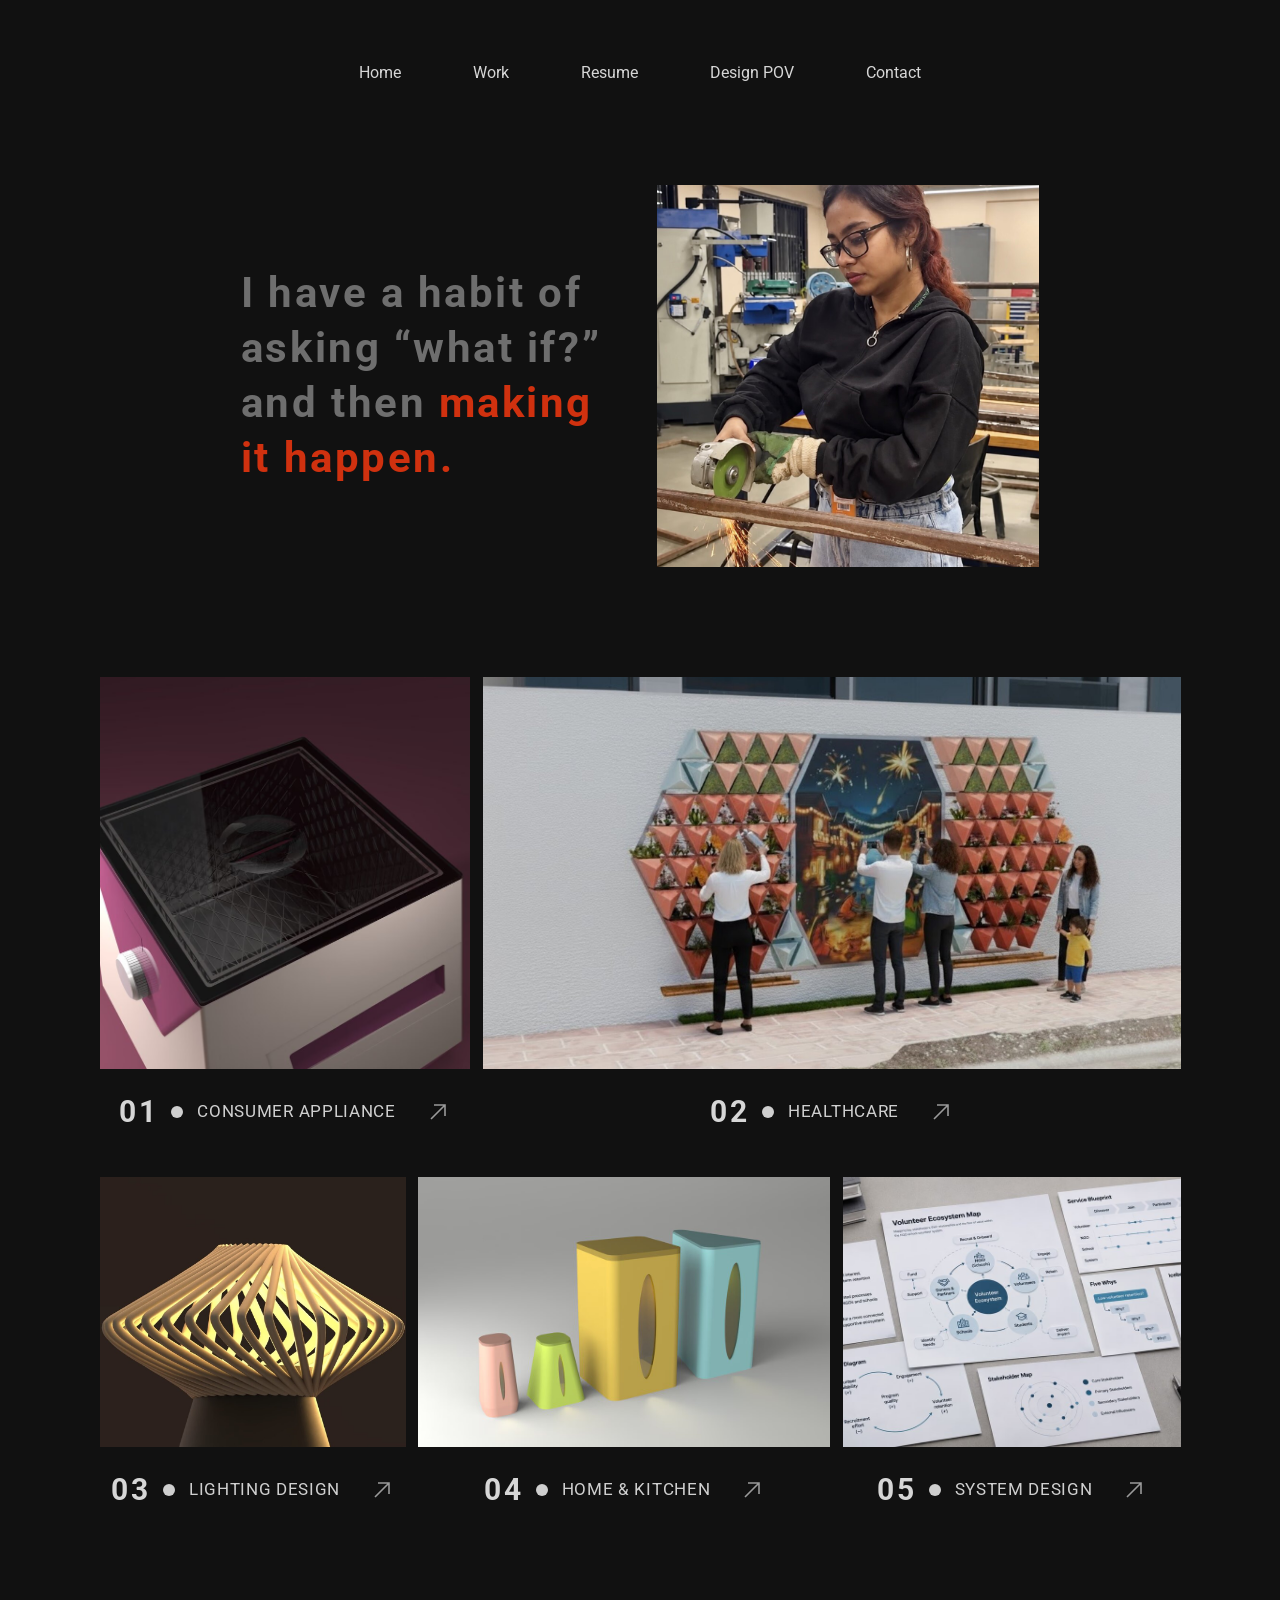
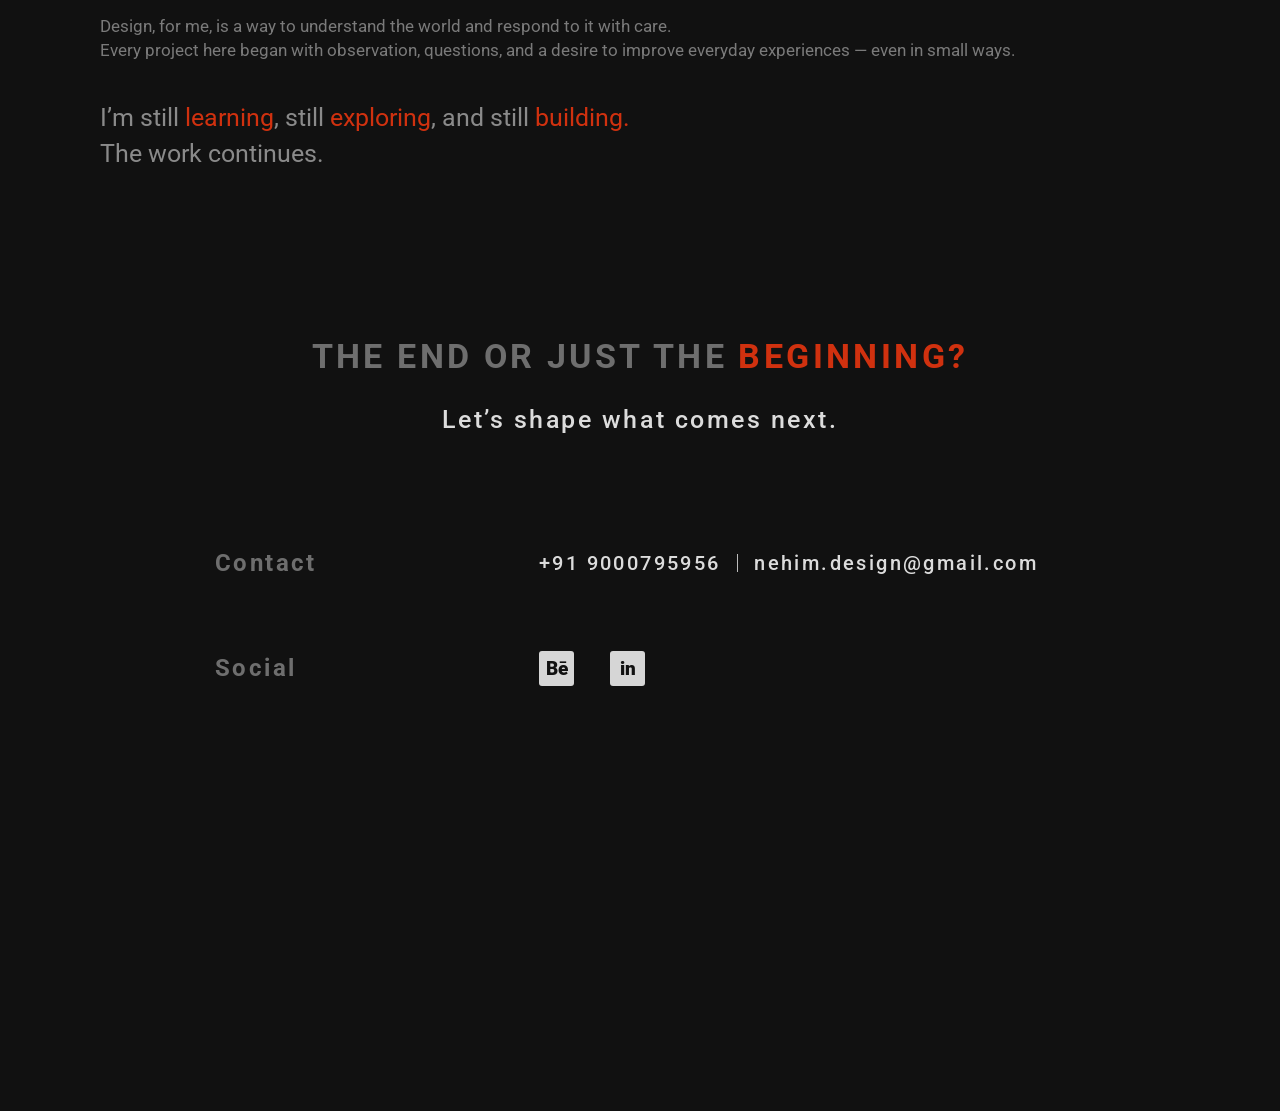
<file: work.html>
<!doctype html><html lang="en"><head><meta charset="utf-8"><script>try{history.scrollRestoration="manual"}catch(e){}</script>
<meta name="viewport" content="width=device-width,initial-scale=1">
<title>Work — Nehi Modi</title><meta name="description" content="Nehi Modi — product designer portfolio">
<link rel="stylesheet" href="style.css?v=20261106a"></head><body>
<nav class="top"><a href="index.html">Home</a><a href="work.html" class=on>Work</a><a href="resume.pdf" target=_blank rel=noopener>Resume</a><a href="design-pov.html">Design POV</a><a href="#contact">Contact</a></nav>
<section class="work-hero"><h1 class="rv">I have a habit of<br>asking “what if?”<br>and then <span class="red">making<br>it happen.</span></h1>
<img class="rv" src="images/work-hero.jpg" alt="Nehi at work in the workshop"></section>
<div class="proj-wrap"><section class="proj"><div class="r1"><a class="rv" href="kshovik.html"><div class="im"><img src="images/work-kshovik.jpg" alt="Kshovik"></div><div class="lb"><b>01</b><span class="d"></span><span class="c">CONSUMER APPLIANCE</span><svg viewBox="0 0 24 24" fill="none" stroke-width="1.6"><path d="M5 19L19 5M8 5h11v11"/></svg></div></a><a class="rv" href="reroot.html"><div class="im"><img src="images/work-reroot.jpg" alt="ReRoot"></div><div class="lb"><b>02</b><span class="d"></span><span class="c">HEALTHCARE</span><svg viewBox="0 0 24 24" fill="none" stroke-width="1.6"><path d="M5 19L19 5M8 5h11v11"/></svg></div></a></div><div class="r2"><a class="rv" href="nautilume.html"><div class="im"><img src="images/work-nautilume.jpg" alt="Nautilume"></div><div class="lb"><b>03</b><span class="d"></span><span class="c">LIGHTING DESIGN</span><svg viewBox="0 0 24 24" fill="none" stroke-width="1.6"><path d="M5 19L19 5M8 5h11v11"/></svg></div></a><a class="rv" href="ecohumps.html"><div class="im"><img src="images/work-ecohumps.jpg" alt="Ecohumps"></div><div class="lb"><b>04</b><span class="d"></span><span class="c">HOME &amp; KITCHEN</span><svg viewBox="0 0 24 24" fill="none" stroke-width="1.6"><path d="M5 19L19 5M8 5h11v11"/></svg></div></a><a class="rv" href="system-thinking.html"><div class="im"><img src="images/work-system-thinking.jpg" alt="System Thinking"></div><div class="lb"><b>05</b><span class="d"></span><span class="c">SYSTEM DESIGN</span><svg viewBox="0 0 24 24" fill="none" stroke-width="1.6"><path d="M5 19L19 5M8 5h11v11"/></svg></div></a></div></section></div>
<section class="outro rv"><p style="text-align:left">Design, for me, is a way to understand the world and respond to it with care.</p><p>Every project here began with observation, questions, and a desire to improve everyday experiences — even in small ways.</p>
<p class="big">I’m still <span class="red">learning</span>, still <span class="red">exploring</span>, and still <span class="red">building.</span><br>The work continues.</p></section>
<footer id="contact">
<h4 class="rv">THE END OR JUST THE <span class="red">BEGINNING?</span></h4>
<p class="sub rv">Let’s shape what comes next.</p>
<div class="rows rv">
 <div class="k">Contact</div><div class="v"><button class="copy" data-copy="+91 9000795956" title="Click to copy">+91 9000795956</button><span class="bar"></span><button class="copy" data-copy="nehim.design@gmail.com" title="Click to copy">nehim.design@gmail.com</button></div>
 <div class="k">Social</div><div class="v soc"><a href="https://www.behance.net/nehimodi3" target="_blank" rel="noopener" aria-label="Behance" class="be">Bē</a><a href="https://www.linkedin.com/in/nehi-modi-a7a49927a/" target="_blank" rel="noopener" aria-label="LinkedIn">in</a></div>
</div>
<div class="big" aria-label="Nehi Modi"><svg viewBox="0 0 1180 138" role="img"><text x="0" y="170" textLength="1180" lengthAdjust="spacingAndGlyphs" font-family="Roboto, Arial, sans-serif" font-weight="700" font-size="236" fill="#902611">NEHI MODI</text></svg></div>
</footer>
<script src="main.js?v=20261106a"></script></body></html>
</file>
<file: style.css>
@import url('https://fonts.googleapis.com/css2?family=Roboto:wght@300;400;500;600;700;800;900&display=swap');
/* Sizes are measured from the original site at a 1512px-wide window and scale down below that. */
:root{--bg:#111;--fg:#e6e6e6;--grey:#6e6e6e;--red:#d0310f;--tag:#cf300c;--deep:#902611}
*{box-sizing:border-box;margin:0;padding:0}
html{scroll-behavior:smooth;overflow-x:clip}
body{background:var(--bg);color:var(--fg);font-family:Roboto,system-ui,-apple-system,sans-serif;line-height:1.4;overflow-x:clip;-webkit-font-smoothing:antialiased}
a{color:inherit;text-decoration:none}
img,video{display:block;max-width:100%}
.red{color:var(--red)}
.wrap{max-width:1114px;margin:0 auto;padding:0 20px;box-sizing:content-box}

/* nav */
nav.top{position:absolute;top:0;left:50%;transform:translateX(-50%);width:min(840px,100%);z-index:10;display:grid;grid-template-columns:repeat(5,minmax(0,1fr));justify-items:center;padding:62px 16px 0;font-size:16px;color:#d6d6d6}
nav.top a{white-space:nowrap}
nav.top a{transition:color .25s}
nav.top a:hover{color:var(--red)}

/* reveal */
.rv{opacity:0;transform:translateY(40px);transition:opacity .9s ease,transform .9s cubic-bezier(.2,.7,.2,1)}
.rv.in{opacity:1;transform:none}

/* cursor dot */
#dot{position:fixed;width:12px;height:12px;border-radius:50%;background:#fff;pointer-events:none;z-index:99;transform:translate(-50%,-50%);transition:transform .15s,background .15s}
#dot.hov{transform:translate(-50%,-50%) scale(.7);background:var(--red)}
@media (hover:none){#dot{display:none}}

/* intro */
#intro{position:fixed;inset:0;background:#000;z-index:50;display:flex;flex-direction:column;align-items:center;justify-content:center;gap:14px;transition:opacity .8s}
#intro .ring{width:62px;height:62px;border:3px solid var(--red);border-radius:50%;display:grid;place-items:center;animation:spin 1.8s cubic-bezier(.45,0,.55,1) infinite}
#intro .ring svg{opacity:0;transition:opacity .3s}
#intro.done .ring{animation:none;border-color:#c0261a}
#intro.done .ring svg{opacity:1;transition:opacity .45s}
#intro p{font-size:12px;color:#777;letter-spacing:.04em}
#intro .fire{position:absolute;bottom:-5%;left:10%;right:0;height:38%;background:radial-gradient(ellipse 30% 60% at 25% 100%,rgba(190,45,20,.65),transparent 70%),radial-gradient(ellipse 35% 70% at 60% 100%,rgba(170,35,15,.6),transparent 70%),radial-gradient(ellipse 30% 55% at 90% 100%,rgba(180,40,15,.5),transparent 70%);filter:blur(28px);animation:flick 2.6s ease-in-out infinite alternate}
@keyframes spin{to{transform:rotateY(360deg)}}
@keyframes flick{from{opacity:.65;transform:scaleY(.85) translateX(-2%)}to{opacity:1;transform:scaleY(1.12) translateX(2%)}}

/* ================= HOME ================= */
.hero{--ph:min(579px,calc(100vh - 210px));padding-top:130px;display:flex;flex-direction:column;justify-content:flex-end;padding-bottom:40px;position:relative;z-index:2}
.hero-in{display:flex;align-items:flex-end;justify-content:center}
.pw{position:relative;height:var(--ph);flex-shrink:0}
.pw .portrait{height:100%;width:auto;max-width:none}
.pw .hook{position:absolute;left:calc(35.8% - 14px);top:100%;height:64px;width:auto;max-width:none}
.hero .txt{margin-left:29px;width:480px;padding-bottom:calc(var(--ph) * .3)}
.hero h1{font-size:clamp(44px,5.29vw,80px);font-weight:700;line-height:1.09;color:var(--grey);white-space:nowrap}
.hero h1 span{color:var(--red);display:block}
.hero p{margin-top:36px;color:#cfcfcf;font-size:clamp(18px,1.72vw,26px)}

/* ID card hanging from the lanyard */
.badge{position:absolute;top:calc(100% + 63px);left:calc(35.8% - 111px);width:243px;height:379px}
.badge .tag{position:absolute;left:-27px;top:-43px;width:250px;height:375px;background:var(--tag);transform:rotate(15deg);transform-origin:0 0}
.badge .tag span{position:absolute;left:72px;bottom:22px;font-size:50px;line-height:50px;font-weight:700;color:#111;white-space:nowrap;transform:rotate(-90deg);transform-origin:0 100%;letter-spacing:-.005em}
.badge .card{position:absolute;inset:0;background:#dfdfdf;color:#111}
.badge .ph{position:absolute;left:18px;top:16px;width:210px;height:230px;background:#fcfcfc;overflow:hidden}
.badge .ph img{width:100%;height:100%;object-fit:cover;object-position:50% 0;filter:grayscale(1)}
.badge .strip{position:absolute;left:174px;top:33px;width:53px;height:316px;background:linear-gradient(rgba(235,72,39,.75) 0 213px,#eb4827 213px)}
.badge .card b{position:absolute;left:18px;top:250px;font-size:29px;font-weight:500;letter-spacing:-.01em;line-height:36px}
.badge .card small{position:absolute;left:18px;top:292px;width:190px;font-size:12px;line-height:15.5px;color:#1a1a1a}

/* about row */
.about{display:grid;grid-template-columns:424px 317px 1fr;column-gap:0;padding-top:15px;align-items:start}
.badge-space{height:390px}
.about .xp{padding-left:66px}
.mid h3{margin-right:-24px}
.about h3{font-size:25px;font-weight:700;line-height:35px;color:#d4d4d4}
.mid p.s{font-size:15px;line-height:21px;color:#7a7a7a;margin-top:21px;text-align:left}
.mid h3+p.s{margin-top:26px}
.mid p.s b{color:#ececec;font-weight:600}
.redline{border:0;border-top:1.5px solid var(--red);width:226px;margin:22px 0 0}
.mid h4{font-size:16px;font-weight:500;color:#e0e0e0;margin-top:14px}
.skills{width:274px;margin-top:14px}
.exp{margin-top:26px}
.exp li{list-style:none;font-size:14px;line-height:19.6px;margin-bottom:19.7px;padding-left:19px;position:relative}
.exp li:before{content:"";position:absolute;left:-1.5px;top:5px;width:9px;height:9px;border-radius:50%;background:#cfcfcf}
.exp li b{font-weight:500;color:#ececec;display:block}
.exp li span{display:block;color:#8a8a8a}

/* timeline */
.timeline{padding-top:28px}
.timeline h3{font-size:32px;font-weight:700;color:#cfcfcf;line-height:40px}
.tl{display:grid;grid-template-columns:repeat(4,1fr);width:1101px;max-width:100%;position:relative;margin-top:36px;padding-top:22px}
.tl:before{content:"";position:absolute;top:5px;left:6px;right:0;height:1.5px;background:linear-gradient(90deg,#4a4a4a 0 75%,var(--red) 75%)}
.tl>div{position:relative;padding-right:16px}
.tl>div:before{content:"";position:absolute;top:-23px;left:0;width:12px;height:12px;border-radius:50%;background:#cfcfcf}
.tl em{font-style:normal;color:#777;font-size:14px;display:block;line-height:20px}
.tl b{display:block;color:#d0d0d0;font-size:20px;font-weight:700;margin-top:10px;line-height:24px}
.tl>div:last-child b{color:var(--red)}
.tl p{color:#bdbdbd;font-size:15px;line-height:19.5px;margin-top:12px}
.tl hr{border:0;border-top:1px solid #555;width:34px;margin:24px 0 14px}
.tl>div:last-child hr{border-color:var(--red)}
.tl i{display:block;font-style:normal;color:#e0e0e0;font-weight:500;font-size:14px;line-height:19px}
.tl small{display:block;color:#8a8a8a;font-size:14px;line-height:19px}

/* dimensions */
.dims{max-width:1071px;margin:0 auto;padding:110px 0 0}
.dims h2{font-size:clamp(32px,3.3vw,50px);font-weight:700;letter-spacing:.04em;color:#cfcfcf;line-height:1.2}
.dims .media{width:100%;margin-top:62px;aspect-ratio:16/9;background:#000;object-fit:cover}

/* pinned lines: the block stays put while each scroll step lights the next line */
.lines{height:calc(100vh + 160vh);position:relative}
.lines-pin{position:sticky;top:0;height:100vh;display:flex;align-items:center}
.lines-in{max-width:1080px;margin:0 auto;width:100%;padding:0 20px;box-sizing:content-box}
.lines p{font-size:clamp(34px,4.63vw,70px);font-weight:700;line-height:1.4;color:#6e6e6e;transition:color .35s ease}
.lines p.lit{color:#fff}

/* ================= FOOTER ================= */
footer{text-align:center;padding:14vh 20px 0;overflow:hidden;min-height:100vh;display:flex;flex-direction:column}
footer h4{font-size:clamp(22px,2.65vw,40px);line-height:1.2;letter-spacing:.1em;color:var(--grey);font-weight:700}
footer .sub{letter-spacing:.1em;margin-top:26px;color:#dcdcdc;font-weight:500;font-size:clamp(17px,1.98vw,30px);line-height:1.2}
footer .rows{width:850px;max-width:100%;margin:112px auto 0;transform:translateX(80px);display:grid;grid-template-columns:324px 1fr;row-gap:70px;text-align:left;align-items:center}
footer .rows .k{color:var(--grey);font-weight:700;font-size:24px;letter-spacing:.1em;line-height:35px}
footer .rows .v{color:#dcdcdc;font-size:20px;font-weight:500;letter-spacing:.12em;line-height:35px;white-space:nowrap}
footer .bar{display:inline-block;width:1.5px;height:18px;background:#bbb;margin:0 16px;vertical-align:-2px}
footer .soc{display:flex;gap:36px}
footer .soc a{width:35px;height:35px;background:#d6d6d6;color:#111;font-weight:900;display:grid;place-items:center;font-size:19px;border-radius:3px;letter-spacing:0;transition:background .2s}
footer .soc a:hover{background:#fff}
footer .big{display:block;width:78%;margin:auto auto 0;padding-top:60px}
footer .big svg{display:block;width:100%;height:auto;overflow:visible}

/* ================= WORK ================= */
.work-hero{display:flex;align-items:center;justify-content:center;gap:56px;padding:185px 20px 0}
.work-hero h1{font-size:clamp(30px,3.3vw,50px);font-weight:700;color:var(--grey);line-height:1.3;letter-spacing:.06em;white-space:nowrap;flex-shrink:0}
.work-hero img{width:382px;aspect-ratio:1;object-fit:cover}
.proj-wrap{max-width:1081px;margin:0 auto;padding:110px 20px 0;box-sizing:content-box}
.proj{display:grid;row-gap:50px}
.proj .r1{display:grid;grid-template-columns:369fr 696fr;gap:13px}
.proj .r2{display:grid;grid-template-columns:306fr 412fr 338fr;gap:12.5px}
.proj a{display:block}
.proj .im{overflow:hidden}
.proj .r1 .im{height:392px}.proj .r2 .im{height:270px}
.proj img{width:100%;height:100%;object-fit:cover;transition:transform .7s cubic-bezier(.2,.7,.2,1)}
.proj a:hover img{transform:scale(1.05)}
.proj .lb{display:flex;align-items:center;justify-content:center;margin-top:28px;color:#cfcfcf;white-space:nowrap}
.proj .lb b{font-size:30px;font-weight:700;letter-spacing:.1em;color:#d6d6d6;line-height:30px}
.proj .lb .d{width:12px;height:12px;border-radius:50%;background:#cfcfcf;margin:0 14px 0 12px}
.proj .lb .c{font-size:17px;letter-spacing:.04em}
.proj .lb svg{margin-left:30px;width:24px;height:24px;stroke:#9a9a9a;transition:transform .3s,stroke .3s}
.proj a:hover .lb svg{transform:translate(3px,-3px);stroke:var(--red)}
.outro{max-width:1081px;margin:0 auto;padding:110px 20px 0;box-sizing:content-box}
.outro p{font-size:clamp(16px,1.32vw,20px);line-height:1.4;color:#7a7a7a;text-align:left}
.outro{padding-bottom:40px}
.outro p.big{font-size:clamp(22px,1.98vw,30px);line-height:1.4;color:#8a8a8a;margin-top:38px;text-align:left}

/* placeholder project pages */
.p-empty{min-height:70vh;display:flex;align-items:center;text-align:center;padding-top:100px}
.p-empty .wrap{width:100%}
.p-empty h1{font-size:clamp(40px,7vw,90px);font-weight:900;color:#333;letter-spacing:.04em}
.p-empty p{color:#777}
.back{display:inline-block;margin-top:40px;border:1px solid #bbb;border-radius:30px;padding:9px 26px;font-size:13px;transition:.25s}
.back:hover{border-color:var(--red);color:var(--red)}

/* ================= DESIGN POV ================= */
.pov-hero{height:min(697px,84vh);min-height:520px;position:relative;overflow:hidden;z-index:2;background:var(--bg)}
.pov-hero svg.streak{position:absolute;inset:0;width:100%;height:100%}
.pov-hero .wave{transform-box:view-box;transform-origin:1512px 400px;animation:wave 9s ease-in-out infinite alternate}
.pov-hero .eye-pos{animation:eyemove 7s ease-in-out infinite alternate}
.pov-hero .eye{transform-box:fill-box;transform-origin:50% 50%;animation:eyeopen 5.5s ease-in-out infinite alternate}
.pov-hero .g-tl{animation:glowtl 8s ease-in-out infinite alternate}
.pov-hero .g-tr{animation:glowtr 10s ease-in-out infinite alternate}
@keyframes wave{0%{transform:translateY(-34px) rotate(-1.6deg) scaleY(.92)}50%{transform:translateY(8px) rotate(.4deg) scaleY(1.06)}100%{transform:translateY(30px) rotate(1.4deg) scaleY(.96)}}
@keyframes eyemove{from{transform:translateX(-140px) translateY(40px)}to{transform:translateX(160px) translateY(-46px)}}
@keyframes eyeopen{0%{transform:scale(.55,.15);opacity:.35}45%{transform:scale(1,1);opacity:1}100%{transform:scale(1.15,1.6);opacity:.85}}
@keyframes glowtl{0%,40%{opacity:0}100%{opacity:.5}}
@keyframes glowtr{from{opacity:.15}to{opacity:.55}}
@media (prefers-reduced-motion:reduce){.pov-hero .wave,.pov-hero .eye-pos,.pov-hero .eye,.pov-hero .g-tl,.pov-hero .g-tr{animation:none}}
.pov-hero h1{position:absolute;left:64px;top:150px;font-size:clamp(34px,3.97vw,60px);font-weight:700;line-height:1.1;color:var(--grey);letter-spacing:.03em;z-index:1}
.pov-hero h1 span{color:var(--red);display:block}
.pov{max-width:1072px;margin:0 auto;padding:0 20px;box-sizing:content-box}
.both{font-size:clamp(20px,1.98vw,30px);font-weight:400;color:#dcdcdc;margin-top:70px;padding-left:4px;line-height:1.2}
.qs{position:relative;margin-top:68px;height:524px}
.quote{position:absolute;padding:47px 24px 50px 31px;font-size:clamp(16px,1.32vw,20px);line-height:1.4;color:#dcdcdc;text-align:left;border-left:3px solid #ececec;border-right:3px solid #ececec}
.quote.a{left:8px;top:0;width:459px}
.quote.b{left:583px;top:269px;width:476px;padding-left:34px;padding-right:38px}
.quote:before,.quote:after{content:"";position:absolute;left:-3px;right:-3px;height:3px;background:linear-gradient(90deg,#ececec 0 50px,transparent 50px calc(100% - 50px),#ececec calc(100% - 50px))}
.quote:before{top:0}.quote:after{bottom:0}
.quote i{position:absolute;font-style:normal;color:var(--red);font-family:Georgia,serif;font-size:58px;line-height:1;font-weight:700}
.quote .q1{top:-14px;left:62px}.quote .q2{bottom:-38px;right:58px}
.quote.b .q1{left:68px}.quote.b .q2{right:50px}
.lamp{position:absolute;left:791px;top:-170px;width:82px;height:470px;overflow:hidden;pointer-events:none}
.bulb{position:absolute;left:40px;top:calc(-440px + var(--drop,0px));width:2px;height:300px;background:#7a7a7a}
.bulb .sock{position:absolute;left:-15px;bottom:-58px;width:32px;height:58px;background:linear-gradient(#2b2b2b,#151515);border-radius:10px 10px 4px 4px}
.bulb .glass{position:absolute;left:-32px;bottom:-125px;width:66px;height:72px;border-radius:50%;background:radial-gradient(circle at 50% 45%,#e6d16e,#cdb54f 70%);box-shadow:0 0 70px 26px rgba(226,204,91,.28);animation:glow 3.2s ease-in-out infinite alternate}
@keyframes glow{from{opacity:.55;box-shadow:0 0 30px 8px rgba(226,204,91,.15)}to{opacity:1}}
.sec-h{font-size:clamp(22px,2.05vw,31px);font-weight:400;color:#dcdcdc;line-height:1.2}
.learn{margin-top:70px}
.grid3{display:grid;grid-template-columns:repeat(3,293px);justify-content:space-between;max-width:1057px}
.learn .grid3{margin-top:84px}
.grid3 img{width:100%;height:312px;object-fit:cover}
.grid3 h5{font-size:20px;font-weight:500;color:#dcdcdc;margin-top:46px;line-height:1.2}
.grid3 p{color:#8a8a8a;font-size:clamp(16px,1.32vw,20px);line-height:1.2;text-align:left;margin-top:30px}
.thinking{margin:44px 0 0;font-size:20px;color:#fff}
.how{margin-top:130px}
.approach{margin-top:46px;color:#dcdcdc;font-size:clamp(16px,1.32vw,20px);line-height:1.2;max-width:1057px}
.how .grid3{margin-top:56px;row-gap:56px}
.how .grid3 h5{margin-top:0}
.how .grid3 p{margin-top:14px;line-height:1.5;max-width:30ch}
.cta{text-align:center;padding:96px 0 40px}
.cta small{display:block;color:var(--grey);font-weight:700;font-size:clamp(14px,1.32vw,20px);letter-spacing:.2em}
.cta a{display:inline-block;font-size:clamp(20px,1.65vw,25px);font-weight:700;margin-top:12px;color:#dcdcdc;letter-spacing:.12em;transition:color .25s}
.cta a:hover{color:var(--red)}

/* ================= SMALLER LAPTOPS / TABLETS ================= */
@media (max-width:1180px){
 .about{grid-template-columns:minmax(300px,380px) 1fr;column-gap:40px;row-gap:50px}
 .about .xp{grid-column:2;padding-left:0}
 .hero-in{padding-left:max(0px,calc(150px - (100vw - 920px) / 2))}
 .tl{width:100%}
 .lamp{left:auto;right:40px}
 .quote.b{left:auto;right:0}
}
@media (max-width:1000px){
 .hero{--ph:min(500px,calc(100vh - 260px))}
 .hero .txt{width:auto}
 .work-hero{flex-direction:column;gap:36px;padding:150px 20px 0}
 .work-hero h1{text-align:center}
 .proj .r1 .im{height:34vw}.proj .r2 .im{height:24vw}
 .proj .lb b{font-size:22px}.proj .lb .c{font-size:13px}.proj .lb svg{margin-left:14px;width:18px}
 .proj .lb .d{width:9px;height:9px;margin:0 9px}
 .grid3{grid-template-columns:repeat(3,1fr);gap:50px 36px}
 .grid3 img{height:auto;aspect-ratio:293/312}
 .qs{height:auto;display:flex;flex-direction:column;gap:40px}
 .quote{position:relative;left:auto!important;right:auto;top:auto!important;width:min(476px,100%)!important}
 .quote.b{align-self:flex-end}
 .lamp{right:-6px;top:-110px;transform:scale(.72);transform-origin:top right}
 .quote.a{width:calc(100% - 64px)!important}
 footer .rows{transform:none;grid-template-columns:170px 1fr;width:640px}
 footer .rows .k{font-size:20px}
 footer .rows .v{font-size:16px;letter-spacing:.06em}
}
/* tablets: card stacks above the text, timeline becomes two-by-two */
@media (max-width:900px){
 .about{grid-template-columns:1fr;row-gap:44px;padding-top:0}
 .about .badge-space{display:none}
 .about .mid,.about .xp{grid-column:1}
 .hero{height:auto;max-height:none;min-height:0;padding:150px 0 0}
 .hero-in{flex-direction:column;align-items:center;gap:36px;padding-left:0}
 .hero .txt{order:-1;margin:0;padding:0;text-align:center}
 .hero h1{white-space:normal}
 .pw{height:auto;width:min(380px,70vw);margin-bottom:470px}
 .pw .portrait{width:100%;height:auto}
 .tl{grid-template-columns:1fr 1fr;row-gap:56px;padding-top:0}
 .tl:before{display:none}
 .tl>div{padding-top:24px;border-top:1.5px solid #4a4a4a}
 .tl>div:nth-child(odd){margin-right:12px}
 .tl>div:last-child{border-top-color:var(--red)}
 .tl>div:before{top:-7px}
 .lines{height:calc(100vh + 120vh)}
}
/* ================= PHONES ================= */
@media (max-width:600px){
 .wrap,.pov,.outro,.proj-wrap{padding-left:18px;padding-right:18px}
 nav.top{font-size:13px;padding:30px 6px 0}
 .hero{padding-top:110px}
 .hero h1{font-size:44px}
 .hero p{font-size:18px;margin-top:18px}
 .pw{width:min(280px,66vw);margin-bottom:390px;margin-left:96px}
 .badge{transform:scale(.82);transform-origin:111px -63px}
 .pw .hook{height:52px;left:calc(35.8% - 11px)}
 .about h3{font-size:22px;line-height:30px}
 .timeline h3{font-size:26px}
 .tl{grid-template-columns:1fr;row-gap:0;margin-top:26px;padding-left:22px;border-left:1.5px solid #4a4a4a;margin-left:6px}
 .tl>div{border-top:0;padding:0 0 34px}
 .tl>div:nth-child(odd){margin-right:0}
 .tl>div:before{top:4px;left:-29px}
 .tl>div:last-child{padding-bottom:0}
 .tl hr{margin:16px 0 10px}
 .dims{padding-top:80px}
 .dims .media{margin-top:28px}
 .lines-in{padding:0 18px}
 footer{padding-top:40px}
 footer .rows{grid-template-columns:1fr;row-gap:12px;text-align:center;margin-top:70px}
 footer .rows .k{font-size:18px;margin-top:18px}
 footer .rows .v{font-size:15px;letter-spacing:.06em;line-height:1.6;white-space:normal}
 footer .bar{display:block;width:0;height:0;margin:0}
 footer .soc{justify-content:center}
 footer .big{width:90%;margin-top:80px}
 .work-hero{padding-top:110px}
 .proj-wrap{padding-top:70px}
 .work-hero img{width:min(320px,80vw)}
 .proj .r1,.proj .r2{grid-template-columns:1fr;row-gap:40px}
 .proj .r1 .im,.proj .r2 .im{height:58vw}
 .proj .lb{margin-top:16px}
 .outro{padding-top:70px;padding-bottom:20px}
 .cta{padding-bottom:20px}
 .pov-hero{height:70vh}
 .pov-hero h1{left:18px;top:120px}
 .both{margin-top:40px}
 .grid3{grid-template-columns:1fr;gap:44px}
 .grid3 h5{margin-top:22px}.grid3 p{margin-top:12px}
 .learn{margin-top:80px}.learn .grid3{margin-top:36px}
 .how{margin-top:90px}.how .grid3{margin-top:40px;row-gap:36px}.how .grid3 p{margin-top:12px}
 .thinking{margin-left:0;text-align:left}
 .quote{padding:40px 20px 42px 22px!important}
}

/* footer: tap to copy phone / email */
footer button.copy{font:inherit;letter-spacing:inherit;color:inherit;background:none;border:0;padding:0;cursor:pointer;transition:color .2s}
footer button.copy:hover{color:#fff}
.toast{position:fixed;left:50%;bottom:34px;transform:translate(-50%,20px);background:#e6e6e6;color:#111;font:500 14px Roboto,sans-serif;letter-spacing:.04em;padding:10px 18px;border-radius:24px;opacity:0;pointer-events:none;transition:opacity .25s,transform .25s;z-index:120}
.toast.show{opacity:1;transform:translate(-50%,0)}

/* home: explore-work tile, sits between the tagline and "I question to know…" */
.hero .txt{align-self:stretch;display:flex;flex-direction:column;padding-bottom:0!important}
.hero .intro-txt{margin:auto 0 calc(var(--ph) * .3 - 76px)}
.hero .h1x{font-size:clamp(44px,5.29vw,80px);font-weight:700;line-height:1.09;color:var(--grey);white-space:nowrap}
.hero .h1x span{color:var(--red);display:block}
.work-tile{display:flex;align-items:center;gap:16px;width:min(420px,100%);padding:12px 14px 12px 12px;margin:0 0 6px;border-radius:16px;
 background:linear-gradient(180deg,rgba(255,255,255,.06),rgba(255,255,255,.025));border:1px solid rgba(255,255,255,.1);
 box-shadow:0 10px 30px rgba(0,0,0,.35),inset 0 1px 0 rgba(255,255,255,.06);
 transition:transform .35s cubic-bezier(.2,.8,.2,1),border-color .3s,background .3s}
.wt-thumbs{display:flex;flex-shrink:0}
.wt-thumbs img{width:44px;height:44px;border-radius:10px;object-fit:cover;border:2px solid #191919;transition:transform .35s cubic-bezier(.2,.8,.2,1)}
.wt-thumbs img+img{margin-left:-14px}
.wt-text{display:flex;flex-direction:column;gap:3px;flex:1;min-width:0}
.wt-text small{white-space:nowrap;font-size:11px;letter-spacing:.14em;text-transform:uppercase;color:#8a8a8a}
.wt-text b{font-size:19px;font-weight:600;color:#ececec;letter-spacing:-.005em}
.wt-go{width:40px;height:40px;border-radius:50%;display:grid;place-items:center;flex-shrink:0;background:#e6e6e6;color:#111;transition:background .3s,color .3s,transform .35s cubic-bezier(.2,.8,.2,1)}
.work-tile:hover{transform:translateY(-3px);border-color:rgba(255,255,255,.2);background:linear-gradient(180deg,rgba(255,255,255,.08),rgba(255,255,255,.035))}
.work-tile:hover .wt-thumbs img:nth-child(2){transform:translateX(5px)}
.work-tile:hover .wt-thumbs img:nth-child(3){transform:translateX(10px)}
.work-tile:hover .wt-go{background:var(--red);color:#fff;transform:translateX(3px)}
.work-tile:active{transform:scale(.98);transition-duration:.1s}
@media (max-width:900px){
 .hero .txt{align-self:center;align-items:center}
 .hero .intro-txt{margin:0}
 .hero .h1x{white-space:normal}
 .hero .work-tile{display:none}
}

/* design POV: live silk background */
.pov-hero canvas.silk{position:absolute;inset:0;width:100%;height:100%;display:block}
.pov-hero.gl svg.streak{display:none}

/* polish */
.how .grid3>div{padding-top:22px;border-top:1px solid rgba(255,255,255,.09)}
.btn2:active,.cta-btn:active,button.copy:active{transform:scale(.97)}
h1,h2,h3,h5{text-wrap:balance}
p{text-wrap:pretty}
.mtile{display:none}
@media (max-width:900px){.mtile{display:flex;justify-content:center;padding:4px 20px 0;position:relative;z-index:3;margin-bottom:34px!important}
 .mtile .work-tile{width:min(420px,100%)}}
@media (max-width:420px){.wt-text small{letter-spacing:.08em;font-size:10px}.wt-text b{font-size:17px}.wt-thumbs img{width:38px;height:38px}.work-tile{gap:12px}}
@media (max-width:420px){.wt-n{display:none}}
.lamp{overflow:visible!important;clip-path:inset(0 -120px -160px -120px)}
@media (max-width:600px){.pov-hero h1{right:18px;font-size:31px;letter-spacing:.01em}.pov-hero h1 br{display:none}}
@media (max-width:600px){.bulb .glass{box-shadow:0 0 36px 10px rgba(226,204,91,.25)}}
/* the dot is the only cursor (mouse/trackpad devices) */
@media (hover:hover) and (pointer:fine){html,body,*,*:before,*:after{cursor:none!important}}
#dot{z-index:2147483647;opacity:0}
#dot.on{opacity:1}
/* nav: even gaps between words (as on the Framer site) */
nav.top{display:flex;justify-content:center;gap:72px;width:auto;max-width:100%}
@media (max-width:900px){nav.top{gap:clamp(14px,6vw,56px)}}
@media (max-width:600px){nav.top{width:100%;justify-content:space-between;gap:0;padding-left:16px;padding-right:16px}}
/* ID card: keep the description clear of the red strip */
.badge .card small{width:152px;font-size:11.5px;line-height:15px}
footer .big{overflow:hidden}
footer .big svg{display:block;will-change:transform}
/* design POV lamp: drawn bulb on a thin cord */
.bulb{width:3px!important;margin-left:-.5px;background:#b9b9b9!important}
.bulb .lampsvg{position:absolute;left:-58.5px;top:100%;overflow:visible;display:block}
.bulb .halo{opacity:var(--lit,1);transform-origin:120px 196px;animation:halo 3.4s ease-in-out infinite alternate}
.bulb .glassp{filter:brightness(calc(.45 + .55 * var(--lit,1)))}
@keyframes halo{from{transform:scale(.94)}to{transform:scale(1.04)}}
/* phone footer: tighter */
@media (max-width:600px){
 footer{min-height:0;padding:64px 20px 28px}
 footer .sub{margin-top:16px}
 footer .rows{margin-top:44px;row-gap:8px}
 footer .rows .k{margin-top:14px;line-height:1.4}
 footer .soc{gap:22px;margin-top:4px}
 footer .big{margin-top:44px;padding-top:0}
 nav.top{display:flex!important;justify-content:space-between!important;gap:0!important;width:100%!important;left:0!important;transform:none!important;padding-left:16px!important;padding-right:16px!important;box-sizing:border-box}
}
html{scroll-behavior:auto}
/* phone footer fills the screen: content centred, NEHI MODI at the bottom */
@media (max-width:600px){
 footer{min-height:100vh;min-height:100svh;padding:56px 20px 24px}
 footer h4{margin-top:auto}
 footer .big{margin-top:auto;padding-top:40px}
}

/* footer: NEHI MODI rises from below when it comes into view */
footer .big.rise svg{transform:translate3d(0,105%,0);transition:transform 1.25s cubic-bezier(.16,1,.3,1)}
footer .big.rise.up svg{transform:translate3d(0,0,0)}

/* intro: live red smoke along the bottom (same flowing gradient as Design POV) */
#intro canvas.fire{position:absolute;left:0;right:0;bottom:0;top:auto;width:100%;height:55%;display:block;background:none;filter:none;animation:none;
 -webkit-mask-image:linear-gradient(to top,#000 0%,#000 30%,transparent 100%);mask-image:linear-gradient(to top,#000 0%,#000 30%,transparent 100%)}
</file>
<file: project.css>
/* Project pages: a 1512px canvas measured from the original Framer pages, scaled to the window. */
@import url('https://fonts.googleapis.com/css2?family=Inter:wght@400;500;600;700&display=swap');
body.projpage{background:#121212}
.pcw{position:relative;overflow:hidden}
.pc{position:relative;width:1512px;height:var(--H);margin:0 auto;zoom:var(--z,1);color:#ccc}
.pc .band{position:absolute;left:0;right:0;top:var(--y);height:var(--h)}
.pc .band{left:calc(-1 * var(--bleed,0px));right:calc(-1 * var(--bleed,0px))}
.pc .band.narrow{left:156px;right:156px}
.vclip{position:absolute;left:0;top:0;width:1512px;height:var(--hero);overflow:hidden;z-index:3;pointer-events:none}
.vt{position:absolute;display:flex;align-items:center;justify-content:center;font-weight:700;line-height:1.1;white-space:nowrap}
.el{position:absolute;left:var(--x);top:var(--y);width:var(--w)}
.el.t{z-index:2;font-family:Roboto,system-ui,sans-serif}
.el.i{z-index:1;height:var(--h);object-fit:cover;max-width:none}
.el.i.missing{visibility:hidden}
.el.i.big{z-index:0}
.el.i{clip-path:var(--clip,none)}
html.lin .el.i{clip-path:none}
.el.btn{z-index:3;display:block;text-align:center;font-size:19px;font-weight:700;line-height:44px;color:#ccc;border:1.5px solid #cfcfcf;border-radius:30px;transition:color .25s,border-color .25s}
.el.btn:hover{color:#d0310f;border-color:#d0310f}
.dots{position:absolute;left:var(--x);top:var(--y);width:var(--w);height:5px;background:radial-gradient(circle,#8a8a8a 1.6px,transparent 2.1px) 0 0/8px 5px repeat-x;z-index:2}
.lead{position:absolute;left:var(--x);top:var(--y);width:var(--w);border-top:1px dashed #8a8a8a;z-index:2}
.box{position:absolute;left:var(--x);top:var(--y);width:var(--w);height:var(--h);border:1.5px solid;border-radius:12px;z-index:1}
.pin{position:absolute;left:var(--x);top:var(--y);width:9px;height:9px;border-radius:50%;background:#e0e0e0;z-index:2}

/* Kshovik: rotating survey stat */
.stat{z-index:2;height:270px}
.stat .sv{position:absolute;inset:0;opacity:0;transition:opacity .7s ease}
.stat .sv.on{opacity:1}
.stat b{display:block;font-size:150px;line-height:210px;font-weight:700;color:#ccc}
.stat p{position:absolute;left:0;top:187px;width:492px;font-size:23px;line-height:32.2px;color:#ccc}
.stat em{font-style:normal;color:#a5527c}

/* Kshovik: "Utensil washing can feel…" cycling line */
.feel{overflow:hidden;position:absolute}
.feel span{position:absolute;left:0;right:0;top:0;opacity:0;transform:translateY(60%);transition:opacity .6s,transform .6s}
.feel span.on{opacity:1;transform:none}
.feel span.out{opacity:0;transform:translateY(-60%)}

/* Ecohumps: people row changes with the stat under the cursor */
.hov{z-index:1;height:var(--h);pointer-events:none}
.hov img{position:absolute;inset:0;width:100%;height:100%;object-fit:cover;max-width:none;opacity:0;transition:opacity .35s}
.hov img.on{opacity:1}
.seq{cursor:default}
html.lin .hov{position:relative;left:auto;top:auto;width:100%;height:auto;aspect-ratio:16/9;margin:-14% 0 -12%}

/* Ecohumps: survey stats appear one after another */
.seq{opacity:0;transform:translateY(14px);transition:opacity .7s,transform .7s}
.seq.in{opacity:1;transform:none}

/* ---------- Tablets and phones: same content, stacked in reading order ---------- */
html.lin .pcw{overflow:visible}
html.lin .pc{zoom:1;width:auto;height:auto;padding:110px 22px 60px;display:flex;flex-direction:column;align-items:flex-start;background:var(--herobg,none) no-repeat 0 0/100% 760px}
html.lin .pc .band,html.lin .box,html.lin .vclip,html.lin .dots,html.lin .lead,html.lin .pin{display:none}

html.lin .el{position:static;width:auto;max-width:100%;margin:0 0 16px}
html.lin .el.t{font-size:var(--mfs)!important;line-height:1.45!important;white-space:normal!important;width:100%}
html.lin .el.t span[style*="font-size"]{font-size:inherit!important}
html.lin .el.i{width:min(100%,var(--w));height:auto;margin:6px 0 22px}
html.lin .el.i.sm{width:min(40%,var(--w))}
html.lin .el.i.missing{display:none}
html.lin .el.btn{align-self:center;padding:0 30px;margin-top:30px}
html.lin .stat{position:relative;left:auto;top:auto;width:100%;height:auto;min-height:200px}
html.lin .stat .sv{position:absolute;left:0;right:0;top:0}
html.lin .stat b{font-size:84px;line-height:1.1}
html.lin .stat p{position:static;width:auto;font-size:18px;line-height:1.45}
html.lin .feel{position:relative;left:auto;top:auto;height:3em!important;width:100%}
html.lin .seq{opacity:1;transform:none}

/* back / next buttons */
.pnav{z-index:3;display:flex;justify-content:center;gap:22px}
.btn2{display:inline-block;font-size:17px;font-weight:600;line-height:44px;padding:0 28px;color:#ccc;border:1.5px solid #cfcfcf;border-radius:30px;transition:color .25s,border-color .25s,background .25s;white-space:nowrap}
.btn2:hover{color:#d0310f;border-color:#d0310f}
.btn2.next{background:#e6e6e6;color:#111;border-color:#e6e6e6}
.btn2.next:hover{background:#d0310f;border-color:#d0310f;color:#fff}
html.lin .pnav{width:100%;flex-wrap:wrap;gap:12px;margin-top:30px}
html.lin .btn2{font-size:15px;padding:0 20px}

/* Nautilume: bracket boxes with red quote marks */
.qbox{position:absolute;left:var(--x);top:var(--y);width:var(--w);height:var(--h);border-left:2.5px solid #8f8f8f;border-right:2.5px solid #8f8f8f;z-index:1}
.qbox:before,.qbox:after{content:"";position:absolute;left:-2.5px;right:-2.5px;height:2.5px;background:linear-gradient(90deg,#8f8f8f 0 40px,transparent 40px calc(100% - 40px),#8f8f8f calc(100% - 40px))}
.qbox:before{top:0}.qbox:after{bottom:0}
.qbox b{position:absolute;color:#b8361a;font:700 44px/1 Georgia,serif}
.qbox .q1{top:-13px;left:58px}.qbox .q2{bottom:-30px;right:52px}

/* Kshovik: purple highlight behind the chosen sketches */
.glow{position:absolute;left:var(--x);top:var(--y);width:var(--w);height:var(--h);z-index:2;pointer-events:none;mix-blend-mode:screen;background:radial-gradient(ellipse 50% 50% at 50% 50%,rgba(150,55,115,.85) 0%,rgba(120,40,95,.6) 45%,rgba(90,25,70,0) 75%);filter:blur(6px)}
html.lin .qbox,html.lin .glow{display:none}

/* ---------- phone/tablet groupings (no effect on desktop) ---------- */
.mgrid,.mcol,.mfig,.mfi{display:contents}
html.lin .el.t{text-align:left!important}
html.lin .mgrid{display:grid;grid-template-columns:repeat(2,minmax(0,1fr));gap:30px 18px;width:100%;margin:8px 0 26px}
@media (min-width:640px){html.lin .mgrid{grid-template-columns:repeat(3,minmax(0,1fr))}}
html.lin .mcol{display:flex;flex-direction:column;align-items:flex-start;min-width:0}
html.lin .mcol .el{margin:0 0 6px}
html.lin .mcol .el.i,html.lin .mcol .el.i.sm{width:auto;max-width:100%;max-height:150px;margin:6px 0 10px;object-fit:contain}
html.lin .mcol .el.t{font-size:min(var(--mfs),15px)!important}
html.lin .mfig{display:block;position:relative;width:100%;overflow:hidden;margin:10px 0 26px}
html.lin .mfi{display:block;position:absolute;left:0;top:0;width:calc(var(--bw) * 1px);height:calc(var(--bh) * 1px);zoom:var(--k,.3)}
html.lin .mfig .el{position:absolute;left:calc(var(--x) - var(--bx) * 1px);top:calc(var(--y) - var(--by) * 1px);width:var(--w);margin:0;max-width:none}
html.lin .mfig .el.i{height:var(--h);width:var(--w);margin:0}
html.lin .mfig .el.t{font-size:calc(var(--fs0) * var(--boost,1))!important;line-height:1.2!important;white-space:nowrap!important;width:auto}

/* tools used: one clean icon each */
.el.tools{z-index:3;display:flex;align-items:center;gap:12px;height:var(--h);width:auto}
.el.tools img{height:100%;width:auto;max-width:none;display:block}
html.lin .el.tools{height:24px;gap:10px;margin:4px 0 18px}

/* ---------- phone/tablet: rows and columns kept together (XY-cut) ---------- */
.xs,.xr,.xi,.xc,.xcc,.xl{display:contents}
html.lin .xs{display:block;width:100%;margin:0 0 44px}
html.lin .xr{display:block;width:100%}
html.lin .xi{display:block;width:100%;margin-top:var(--g,12px)}
html.lin .xr>.xi:first-child{margin-top:0}
html.lin .xc{display:grid;grid-template-columns:var(--cols);gap:16px 14px;width:100%;align-items:start}
html.lin .xcc{display:block;min-width:0}
html.lin .xl{display:block;width:100%}
html.lin .xl>.el.i,html.lin .xl>.el.i.sm{width:var(--pw)!important;max-width:100%;height:auto;margin:0}
html.lin .xs .el{margin:0}
html.lin .xs .el.t{margin:0}
html.lin .xc .el.t{font-size:min(var(--mfs),13.5px)!important;line-height:1.4!important}
html.lin .xc .el.i{margin:0 0 6px}
html.lin .xs .mfig{margin:4px 0}
html.lin .feel{font-size:min(var(--mfs),24px)!important;height:2.8em!important}
html.lin .feel span{white-space:normal!important}
.xdeco{display:contents}
html.lin .xdeco{display:flex;justify-content:center;align-items:flex-end;gap:18px;width:100%;margin-top:18px}
html.lin .xdeco .el.i{width:auto!important;max-width:45%;max-height:170px;height:auto;margin:0;object-fit:contain}

html.lin .xl>.el.i[data-hero]{width:min(82%,340px)!important;margin:0 auto}
html.lin .xl>.el.i{clip-path:var(--clipp,none)}
html.lin .hov{display:none!important}
.el.mob{display:none}
html.lin .dsk{display:none!important}
html.lin .el.mob{display:flex;flex-direction:column;gap:14px;width:100%;margin:6px 0 10px}
html.lin .el.mob img{width:100%;height:auto;border-radius:4px}

/* Ecohumps: the stats take turns lighting the people row; the active one is bright with a red underline */
.seq{cursor:none;transition:opacity .45s,transform .7s}
html.statson .seq.in{opacity:.42}
html.statson .seq.in.act{opacity:1}
.seq::after{content:"";position:absolute;left:0;bottom:-10px;height:2px;width:0;background:#d6390c;transition:width .6s cubic-bezier(.2,.8,.2,1)}
.seq.act::after{width:46px}

html.lin .seq::after{display:none}

/* rounded outline boxes, connector dots, arrows (ReRoot / Off-Clock) */
.rbox{position:absolute;left:var(--x);top:var(--y);width:var(--w);height:var(--h);border:1.6px solid;z-index:1;pointer-events:none}
.pdot{position:absolute;left:var(--x);top:var(--y);width:12px;height:12px;border-radius:50%;background:#121212;border:2px solid #2d6fd8;box-shadow:inset 0 0 0 2px #121212,inset 0 0 0 6px #2d6fd8;z-index:2}
.arw{position:absolute;left:var(--x);top:var(--y);width:60px;height:24px;z-index:2;transform-origin:30px 12px;pointer-events:none}
.arw svg{display:block}
html.lin .rbox,html.lin .pdot,html.lin .arw{display:none}
/* Off-Clock: volunteer demographics bars */
.el.bar{height:var(--h);border-radius:8px;background:linear-gradient(90deg,#e2b98d 0 var(--p),#f7e3cb var(--p));z-index:2;display:flex;align-items:center;padding-left:12px;box-sizing:border-box;
 transform-origin:left center;transform:scaleX(.001);transition:transform 1.1s cubic-bezier(.2,.8,.2,1)}
.el.bar.in{transform:none}
.el.bar span{font-size:13px;color:#7a6650;white-space:nowrap;letter-spacing:-.01em}
html.lin .el.bar{position:relative;left:auto;top:auto;width:min(100%,var(--w))!important;transform:none;margin:4px 0 8px}
/* dashed connector paths draw themselves in as you scroll */
.el.i.draw{clip-path:inset(0 var(--dr,100%) 0 0)}
.el.i.drawv{clip-path:inset(0 0 var(--dr,100%) 0)}
html.lin .el.i.draw,html.lin .el.i.drawv{clip-path:none}
html.lin .el.bar span{font-size:10.5px}html.lin img.draw{display:none}

/* sound button on videos with audio */
.vsound{position:absolute;left:calc(var(--x) + var(--w) - 132px);top:calc(var(--y) + var(--h) - 58px);z-index:4;display:flex;align-items:center;gap:8px;height:40px;padding:0 16px 0 12px;border-radius:999px;
 border:1px solid rgba(255,255,255,.25);background:rgba(18,18,18,.55);-webkit-backdrop-filter:blur(10px);backdrop-filter:blur(10px);color:#eee;font:500 14px/1 Roboto,system-ui,sans-serif;cursor:pointer;transition:background .25s,transform .15s}
.vsound:hover{background:rgba(214,57,12,.85)}
.vsound:active{transform:scale(.96)}
.vsound.on{background:rgba(255,255,255,.14)}
html.lin .xl.hasv{position:relative}
html.lin .vsound{left:auto;top:auto;right:10px;bottom:10px;height:34px;font-size:12.5px;padding:0 12px 0 10px}

/* Ecohumps people row: each figure fills in, left to right, to show the active percentage */
.el.people{display:flex;gap:var(--gap);height:var(--h);z-index:2;pointer-events:none}
.pp{position:relative;flex:0 0 var(--sz);height:var(--sz);display:block;--f:0}
.pp span{position:absolute;inset:0;display:block}
.pp svg{width:100%;height:100%;display:block}
.pp .b svg{fill:#956125}
.pp .l{clip-path:inset(0 calc((1 - var(--f)) * 100%) 0 0);transition:clip-path .55s cubic-bezier(.2,.8,.2,1)}
.pp .l svg{fill:#fec36a}
.pp{transition:transform .4s}
html.statson .seq.in span[style*="font-weight"]{font-weight:500!important;transition:color .4s}
html.statson .seq.act span[style*="font-weight"]{font-weight:800!important}
html.lin .el.people{position:static;width:100%;height:auto;gap:2.2%;margin:6px 0 14px}
html.lin .pp{flex:1 1 0;height:auto;aspect-ratio:1}
html.lin .xc .el.t.emo,html.lin .el.t.emo{font-size:22px!important;line-height:1.2!important}
html.lin .xc.cards{gap:22px 16px}
html.lin .xc.cards .el.i{border-radius:6px}
/* phone: volunteer models as tidy cards */
html.lin .el.mob .mcards{display:flex;flex-direction:column;gap:14px;width:100%}
.mcard{display:grid;grid-template-columns:72px 1fr;gap:14px;align-items:center;padding:14px;border:1px solid rgba(255,255,255,.08);border-radius:14px;background:rgba(255,255,255,.02)}
.mcard img{width:72px;height:48px;object-fit:contain}
.mcard b{display:block;font-size:15px;color:#ddd;font-weight:600;margin-bottom:4px}
.mcard p{font-size:12.5px;line-height:1.45;color:#8a8a8a;margin:2px 0 0}
.mcard p span{color:#cfcfcf}
html.lin .pc{max-width:760px;margin-left:auto;margin-right:auto;box-sizing:border-box}
/* phones: an image that is cropped on the desktop keeps the same crop (no blank bands, edges line up) */
html.lin .xl>.el.i{clip-path:none!important}
html.lin .xl>.el.i[style*="--ar"]{aspect-ratio:var(--ar);object-fit:cover;object-position:var(--op);height:auto}
html.lin .xl{text-align:left}
/* phones: the project's colour wash runs behind the whole intro, edge to edge */
html.lin .pc{background:none!important}
html.lin .xs.x0{position:relative;isolation:isolate;padding-bottom:28px}
html.lin .xs.x0::before{content:"";position:absolute;z-index:-1;top:-110px;bottom:0;left:50%;width:100vw;transform:translateX(-50%);
 background:var(--herobg,none);background-size:100% 100%}
html.lin .xs.x0::after{content:"";position:absolute;z-index:-1;left:50%;width:100vw;transform:translateX(-50%);bottom:0;height:90px;background:linear-gradient(transparent,#121212)}
html.lin .xc.pics .el.i{width:100%!important;height:auto;aspect-ratio:4/3;object-fit:cover;border-radius:6px}
html.lin .mstack .el.i{width:56px!important;height:auto;margin:6px 0 4px}
/* people row: each figure gives a small lift as it lights up */
.pp{transition:transform .45s cubic-bezier(.2,.8,.2,1)}
.pp.lit{transform:translateY(-4px)}
.mlayers img{width:100%;height:auto;display:block;margin-bottom:12px}
.mlayers ol{list-style:none;margin:0;padding:0;display:grid;gap:10px;counter-reset:l}
.mlayers li{display:grid;grid-template-columns:24px 1fr;column-gap:10px;counter-increment:l}
.mlayers li::before{content:counter(l);grid-row:span 2;width:22px;height:22px;border-radius:50%;border:1px solid #666;color:#bbb;font-size:12px;display:grid;place-items:center}
.mlayers b{font-weight:500;color:#ddd;font-size:15px}
.mlayers span{color:#8a8a8a;font-size:13px}
.mfilms .cap{font-size:13px;color:#cfcfcf;margin:0 0 8px}
.mfilms .g{display:grid;grid-template-columns:repeat(auto-fill,minmax(140px,1fr));gap:12px}
.mfilms figure{margin:0}
.mfilms img{width:100%;aspect-ratio:1;object-fit:cover;border-radius:6px;display:block}
.mfilms figcaption{font-size:12px;color:#9a9a9a;margin-top:5px}
html.lin .mstack{border:1.5px solid #1d55b4;border-radius:22px;padding:18px 16px 16px;margin:6px 0 14px;width:100%;box-sizing:border-box}
@media (min-width:640px){html.lin .xc .el.t{font-size:min(var(--mfs),15px)!important}}
/* phone: material testing laid out the way the laptop groups it */
.mtest{font-size:13.5px;line-height:1.55;color:#cfcfcf}
.mtest p{margin:0}
.mtest .mlead{margin-bottom:16px}
.mtest .mexp{display:grid;grid-template-columns:34% 1fr;gap:14px;align-items:start;margin-bottom:12px}
.mtest .mexp img{width:100%;aspect-ratio:98/124;object-fit:cover;border-radius:4px}
.mtest ul{margin:6px 0 0;padding-left:16px}
.mtest li{margin:2px 0}
.mtest .strip{display:flex;gap:8px;margin-bottom:22px}
.mtest .strip img{min-width:0;height:96px;object-fit:cover;border-radius:4px}
.mtest .cap{margin-bottom:8px}
.mtest .films{display:grid;grid-template-columns:repeat(4,1fr);gap:8px;margin-bottom:18px}
.mtest figure{margin:0}
.mtest .films img{width:100%;aspect-ratio:1;object-fit:cover;border-radius:4px;display:block}
.mtest figcaption{font-size:11px;color:#a0a0a0;text-align:center;margin-top:5px;line-height:1.3}
.mtest .res2{margin-bottom:18px}
.mtest .end{margin-bottom:14px;color:#cfcfcf}
.mtest .red{color:#d6390c}
@media (min-width:640px){.mtest .strip img{height:150px}}
/* phone: iceberg beside its text, with dotted leaders like the laptop */
.mice{display:grid;grid-template-columns:34% 1fr;gap:0 16px;align-items:start;width:100%}
.mice.r{grid-template-columns:1fr 34%}
.mice.r .pic{order:2}
.mice .pic{position:sticky;top:70px}
.mice .pic img{width:100%;height:auto;display:block}
.mice .tx{min-width:0}
.mice h4{font-size:15px;line-height:1.35;color:#dcdcdc;font-weight:600;margin:6px 0 12px;position:relative}
.mice p{font-size:12.5px;line-height:1.55;color:#8a8a8a;margin:0 0 12px;position:relative}
.mice p b,.mice p span[style*="font-weight"]{color:#d6d6d6}
.mice i{position:absolute;top:.62em;right:calc(100% + 4px);width:26px;border-top:1px dotted #9a9a9a}
.mice i::before{content:"";position:absolute;left:-4px;top:-3.5px;width:6px;height:6px;border-radius:50%;background:#e0e0e0}
.mice.r .tx{text-align:right}
.mice.r i{right:auto;left:calc(100% + 4px)}
.mice.r i::before{left:auto;right:-4px}
/* phone: the layer drawing keeps its labels on the leader lines, like the laptop */
.mmap{position:relative;display:grid;grid-template-columns:52% 1fr;align-items:stretch;width:100%;margin:4px 0}
.mmap img{width:100%;height:auto;display:block}
.mmap .lbl{position:relative}
.mmap .lbl div{position:absolute;left:0;right:0;transform:translateY(-.7em);padding-left:6px;line-height:1.25}
.mmap .lbl div::before{content:"";position:absolute;right:100%;top:.62em;width:10px;border-top:1px solid #bdbdbd}
.mmap b{display:block;font-weight:500;color:#e0e0e0;font-size:12px}
.mmap span{display:block;color:#9a9a9a;font-size:10.5px;margin-top:2px}
@media (min-width:640px){.mmap b{font-size:15px}.mmap span{font-size:13px}}
html.lin .mwide{width:100%;height:auto;display:block;border-radius:2px}
.mmap{align-items:center;column-gap:12px;grid-template-columns:48% 1fr!important}
.mmap .lbl{display:flex;flex-direction:column;gap:12px}
.mmap .lbl div{position:relative;top:auto!important;transform:none;padding-left:0}
.mmap .lbl div::before{right:calc(100% + 2px);width:12px}
.mtest ul{list-style:none;padding-left:0}
.mtest li{position:relative;padding-left:12px}
.mtest li::before{content:"•";position:absolute;left:0;color:#9a9a9a}
/* phone icebergs: leader lines are drawn from each heading to its exact layer on the iceberg */
.mice{position:relative}
.mice .pic{position:relative;top:auto;align-self:center}
.mice i{display:none}
.mice svg.ilead{z-index:5;position:absolute;inset:0;width:100%;height:100%;pointer-events:none;overflow:visible}
.mice svg.ilead path{fill:none;stroke:#9a9a9a;stroke-width:1;stroke-dasharray:1.5 2.5}
.mice svg.ilead circle{fill:#e6e6e6}
/* phones: images with empty margins are shown trimmed, centred, at a sensible size */
html.lin .el.i.mtrim{aspect-ratio:auto!important;object-fit:contain!important;height:auto!important;max-height:440px;width:auto!important;max-width:100%;display:block;margin-left:auto!important;margin-right:auto!important}
html.lin .xl>.el.i.mtrim{max-width:100%}
html.lin .xl>.el.i.mtrim[data-hero]{max-height:300px}
html.lin .xc .el.i.mtrim{height:130px!important;width:100%!important;max-height:none;object-fit:contain!important;object-position:center bottom}
html.lin .xc.pics .el.i.mtrim{height:auto!important;aspect-ratio:4/3!important}
/* dark text meant to sit on a light render: readable on the dark phone layout */
html.lin .el.t[style*="color:#121212"],html.lin .el.t[style*="color:#000000"]:not(.emo){color:#cfcfcf!important}
/* ---- phone fragments ---- */
.mpair{display:flex;justify-content:center;gap:28%;align-items:flex-end;margin:20px 0 6px}
.mpair img{height:150px;width:auto;object-fit:contain}
.mblk{width:100%;font-size:14px;line-height:1.55;color:#cfcfcf}
.mblk h5{font-size:17px;font-weight:700;color:#d6d6d6;margin:22px 0 8px}
.mblk h5:first-child{margin-top:0}
.mblk p{margin:0 0 12px}
.mblk p.g{color:#8a8a8a}
.mblk img.full{width:100%;height:auto;display:block;margin:6px 0 14px;border-radius:2px}
.mblk .cap{color:#8a8a8a;font-size:16px;margin:4px 0 8px}
.mblk .caps4{display:grid;grid-template-columns:repeat(4,1fr);gap:4px;margin:-8px 0 14px;font-size:11px;color:#bdbdbd;text-align:center;line-height:1.25}
.mblk ul.ticks{list-style:none;margin:4px 0 0;padding:0}
.mblk ul.ticks li{position:relative;padding-left:18px;margin:6px 0;color:#d6d6d6}
.mblk ul.ticks li::before{content:"";position:absolute;left:0;top:.55em;width:8px;height:8px;border-radius:50%;background:#a5527c}
.mblk .lead2{color:#8a8a8a;font-size:16px;line-height:1.5;margin:4px 0 26px}
.mblk h3.red{color:#d6390c;font-size:24px;font-weight:400;margin:0 0 14px}
.mblk .redline{color:#d6390c;font-size:18px;line-height:1.4;margin-bottom:12px}
.mblk .steps{display:grid;grid-template-columns:1fr 1fr;gap:20px 14px}
.mblk .st img{width:100%;height:auto;display:block;margin-bottom:8px}
.mblk .st b{display:block;font-size:15px;color:#d6d6d6;margin-bottom:4px}
.mblk .st p{font-size:12.5px;line-height:1.5;color:#bdbdbd;margin:0}
.mblk .side{display:grid;grid-template-columns:28% 1fr;gap:14px;align-items:center}
.mblk .side img{width:100%;height:auto}
.mblk .side p{margin:0;font-size:13px}
.mfind ul{list-style:none;margin:0;padding:0;display:grid;gap:12px}
.mfind ul+ul{margin-top:22px;padding-top:20px;border-top:1px solid rgba(255,255,255,.08)}
.mfind li{position:relative;padding-left:20px;font-size:14px;line-height:1.5;color:#9a9a9a}
.mfind li::before{content:"";position:absolute;left:0;top:.5em;width:8px;height:8px;border-radius:50%;background:#d6390c}
.mfind li b{color:#dcdcdc;font-weight:500}
.mmos{display:grid;gap:16px;width:100%}
.mmos>div{border-left:2px solid #3a3a3a;padding-left:14px}
.mmos h6{font-size:17px;font-weight:600;color:#dcdcdc;margin:0 0 6px}
.mmos ul{list-style:none;margin:0;padding:0;display:flex;flex-wrap:wrap;gap:6px}
.mmos li{font-size:13px;color:#a8a8a8;border:1px solid #333;border-radius:999px;padding:4px 10px;line-height:1.3}
.mstruct{display:grid;grid-template-columns:1fr 1fr;gap:18px 12px;width:100%}
.mstruct figure{margin:0}
.mstruct .wide{grid-column:1/-1}
.mstruct figcaption{font-size:12.5px;line-height:1.4;color:#9a9a9a;margin-bottom:6px;min-height:2.8em}
.mstruct .wide figcaption{min-height:0}
.mstruct img{width:100%;aspect-ratio:4/3;object-fit:cover;border-radius:6px;display:block}
.mstruct .wide img{aspect-ratio:auto}
.mwho{display:grid;grid-template-columns:1fr 1fr;gap:24px 16px;width:100%}
.mwho figure{margin:0;display:flex;flex-direction:column}
.mwho img{height:150px;width:100%;object-fit:contain;object-position:center bottom;margin-bottom:10px}
.mwho b{font-size:15px;font-weight:500;color:#dcdcdc}
.mwho p{font-size:13px;color:#a8a8a8;margin:4px 0 0;line-height:1.4}
/* layer drawing: each label sits exactly on its leader line */
.mmap{grid-template-columns:56% 1fr!important;align-items:start;column-gap:8px}
.mmap .lbl{position:relative;display:block;align-self:stretch}
.mmap .lbl div{position:absolute;left:0;right:0;transform:translateY(-.62em)}
.mmap .lbl div:nth-child(1){top:11.9%!important}
.mmap .lbl div:nth-child(2){top:44.4%!important}
.mmap .lbl div:nth-child(3){top:84%!important}
.mmap .lbl div::before{right:calc(100% + 1px);width:9px;top:.62em}
.mmap b{font-size:11.5px}.mmap span{font-size:10px;line-height:1.25}
.mmap{margin-bottom:22px}
/* journey highlight on phones (the red box on the laptop) */
html.lin .hlbox{outline:1.5px solid #d6390c;outline-offset:6px;border-radius:4px}
/* purple highlights on phones */
html.lin .xl{position:relative}
.mglow{position:absolute;pointer-events:none;mix-blend-mode:screen;background:radial-gradient(ellipse 50% 50% at 50% 50%,rgba(150,55,115,.85) 0%,rgba(120,40,95,.6) 45%,rgba(90,25,70,0) 75%);filter:blur(4px)}
html.lin .el.mob .mpair img{height:160px!important;width:auto!important;max-width:40%;object-fit:contain;border-radius:0}
html.lin .el.mob .mwho img{width:100%;height:150px}
html.lin .el.mob .mstruct img{width:100%}
html.lin .el.mob .mblk .side img{width:100%}
html.lin .el.mob .mtest .strip img{width:auto}
html.lin .el.mob .mcard img{width:72px;height:48px}
/* phone: product renders keep their captions / labels */
.mrend{display:flex;flex-direction:column;gap:16px;width:100%}
.mrend figure{margin:0;position:relative}
.mrend img{width:100%;height:auto;display:block}
.mrend figcaption{font-size:13px;color:#a8a8a8;margin-top:8px;line-height:1.45}
.mrend .ov span{position:absolute;font-size:9.5px;color:#1a1a1a;line-height:1.2;white-space:nowrap}
@media (min-width:640px){.mrend .ov span{font-size:14px}}
/* phone: a little more room between the stats and the line under them */
html.lin .seq{margin-bottom:6px!important}
/* ReRoot laptop hero: photo edges melt into the extended background, so no seam on wide screens */
html:not(.lin) img.el.i[src*="z6hms8Tduf2Xi57CXwwQ57cvbjA"]{-webkit-mask-image:linear-gradient(90deg,transparent 0,#000 9%,#000 82%,transparent 91%);mask-image:linear-gradient(90deg,transparent 0,#000 9%,#000 82%,transparent 91%)}
/* phone: space under the survey stats before the summary line */
html.lin .xc:has(.seq){margin-bottom:22px}
html.lin .mwho img{clip-path:inset(3% 0 0 0)}
/* phone: How ReRoot works as a snake: Discover → Engage ↓ Participate → Reward */
.snake{display:grid;grid-template-columns:1fr 1fr;grid-template-areas:"s1 s2" ". a2" "s4 s3";column-gap:34px;width:100%;align-items:start}
.snake .s1{grid-area:s1}.snake .s2{grid-area:s2}.snake .s3{grid-area:s3}.snake .s4{grid-area:s4}.snake .a2{grid-area:a2}
.snake .im{position:relative;display:block}
.snake .st img{width:100%;aspect-ratio:4/3;object-fit:cover;border-radius:4px;display:block}
.snake .st b{display:block;margin:10px 0 4px;font-size:15px;color:#e0e0e0;font-weight:600}
.snake .st p{font-size:12.5px;line-height:1.5;color:#a8a8a8;margin:0}
.snake .ra{position:absolute;top:50%;width:26px;height:12px;margin-top:-6px;display:block}
.snake .ra.r{left:calc(100% + 4px)}
.snake .ra.l{right:calc(100% + 4px)}
.snake .ra.l svg{transform:rotate(180deg)}
.snake .ra svg,.snake .a2 svg{width:26px;height:12px;display:block}
.snake .a2{display:flex;justify-content:center;padding:14px 0 10px}
.snake .a2 svg{transform:rotate(90deg)}
/* phone: pointer figures keep their meaning (numbers / labels sit on the pointer dots) */
.pfig{position:relative;margin:0 0 18px;width:100%}
.pfig img{width:100%;height:auto;display:block}
.pfig .nb{position:absolute;transform:translate(-50%,-50%);width:17px;height:17px;border-radius:50%;background:#d6390c;color:#fff;font:600 10px/17px Roboto,system-ui,sans-serif;text-align:center;box-shadow:0 0 0 2px #121212}
.mfind li{padding-left:28px}
.mfind li::before{display:none}
.mfind .ni{position:absolute;left:0;top:.15em;width:18px;height:18px;border-radius:50%;background:#d6390c;color:#fff;font:600 10.5px/18px Roboto,system-ui,sans-serif;text-align:center;font-style:normal}
.pfig.mos .ml{position:absolute;transform:translate(0,-135%);font:600 11.5px/1.1 Roboto,system-ui,sans-serif;color:#e6e6e6;white-space:nowrap}
@media (min-width:640px){.pfig .nb{width:22px;height:22px;font-size:12px;line-height:22px}.pfig.mos .ml{font-size:15px}}
.mvt{display:none}
html.lin .mvt{display:flex;align-items:center;justify-content:center;position:absolute;left:-6px;z-index:2;writing-mode:vertical-rl;transform:rotate(180deg);
 font-weight:700;letter-spacing:.02em;line-height:1;color:rgba(255,255,255,.38);pointer-events:none;white-space:nowrap}
</file>
